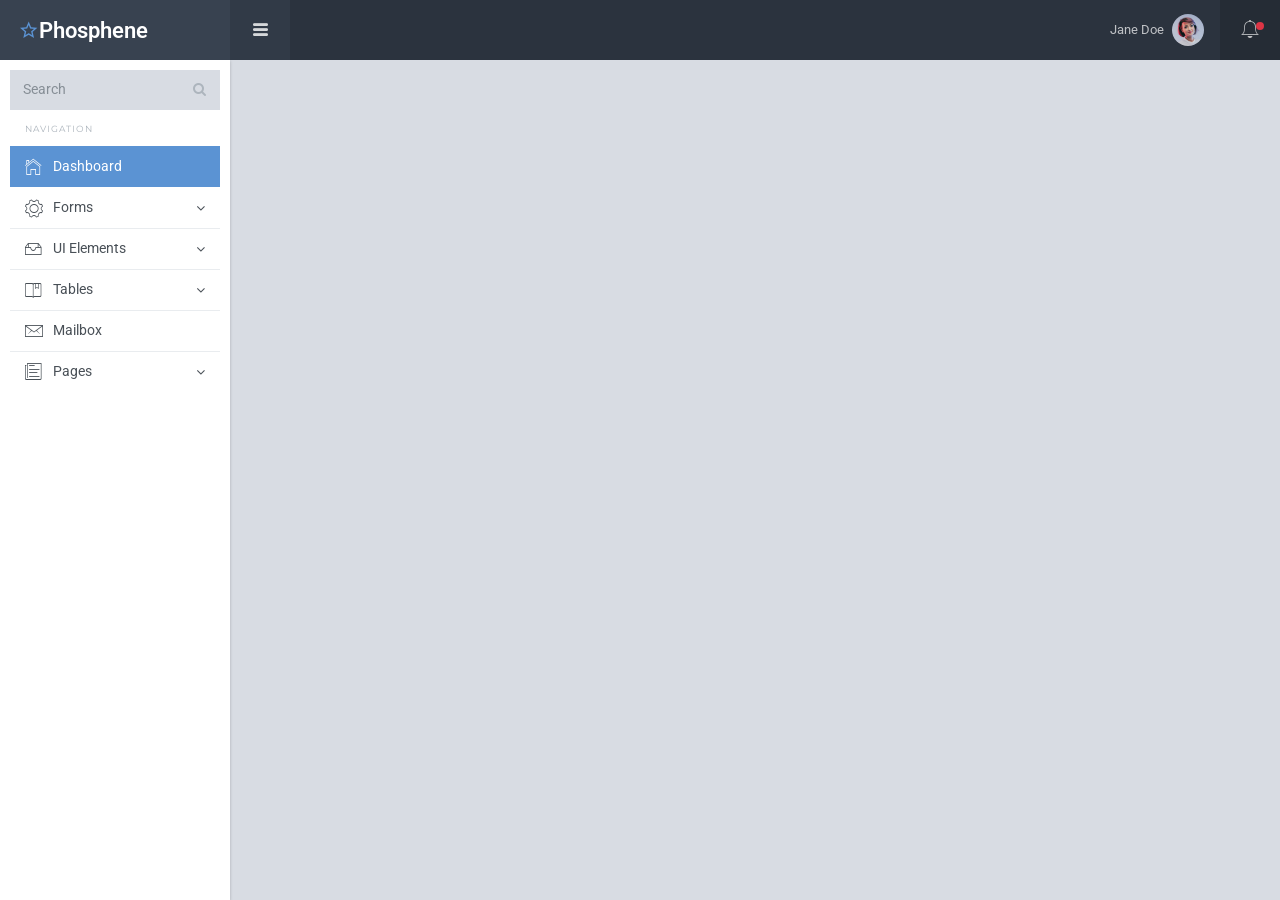
<file: public/app/index.html>
<!DOCTYPE html>
<html lang="en">
  <head>
    <!-- Required meta tags -->
    <meta charset="utf-8">
    
    <title>Начало</title>

    <!-- vendor css -->
    <link href="../lib/font-awesome/css/font-awesome.css" rel="stylesheet">
    <link href="../lib/Ionicons/css/ionicons.css" rel="stylesheet">
    <link href="../lib/perfect-scrollbar/css/perfect-scrollbar.css" rel="stylesheet">
    <link href="../lib/rickshaw/rickshaw.min.css" rel="stylesheet">

    <!-- Starlight CSS -->
    <link rel="stylesheet" href="../css/starlight.css">
  </head>

  <body>

    <!-- ########## START: LEFT PANEL ########## -->
    <div class="sl-logo"><a href=""><i class="icon ion-android-star-outline"></i>Phosphene</a></div>
    <div class="sl-sideleft">
      <div class="input-group input-group-search">
        <input type="search" name="search" class="form-control" placeholder="Search">
        <span class="input-group-btn">
          <button class="btn"><i class="fa fa-search"></i></button>
        </span><!-- input-group-btn -->
      </div><!-- input-group -->

      <label class="sidebar-label">Navigation</label>
      <div class="sl-sideleft-menu">
        <a href="index.html" class="sl-menu-link active">
          <div class="sl-menu-item">
            <i class="menu-item-icon icon ion-ios-home-outline tx-22"></i>
            <span class="menu-item-label">Dashboard</span>
          </div><!-- menu-item -->
        </a><!-- sl-menu-link -->
        
        
        <a href="#" class="sl-menu-link">
          <div class="sl-menu-item">
            <i class="menu-item-icon icon ion-ios-gear-outline tx-24"></i>
            <span class="menu-item-label">Forms</span>
            <i class="menu-item-arrow fa fa-angle-down"></i>
          </div><!-- menu-item -->
        </a><!-- sl-menu-link -->
        <ul class="sl-menu-sub nav flex-column">
          <li class="nav-item"><a href="form-elements.html" class="nav-link">Form Elements</a></li>
          <li class="nav-item"><a href="form-layouts.html" class="nav-link">Form Layouts</a></li>
          <li class="nav-item"><a href="form-validation.html" class="nav-link">Form Validation</a></li>
          <li class="nav-item"><a href="form-wizards.html" class="nav-link">Form Wizards</a></li>
          <li class="nav-item"><a href="form-editor-text.html" class="nav-link">Text Editor</a></li>
        </ul>
        <a href="#" class="sl-menu-link">
          <div class="sl-menu-item">
            <i class="menu-item-icon icon ion-ios-filing-outline tx-24"></i>
            <span class="menu-item-label">UI Elements</span>
            <i class="menu-item-arrow fa fa-angle-down"></i>
          </div><!-- menu-item -->
        </a><!-- sl-menu-link -->
        <ul class="sl-menu-sub nav flex-column">
         
          <li class="nav-item"><a href="cards.html" class="nav-link">Cards</a></li>
          <li class="nav-item"><a href="icons.html" class="nav-link">Icons</a></li>        
          <li class="nav-item"><a href="spinners.html" class="nav-link">Spinners</a></li>

        </ul>
        <a href="#" class="sl-menu-link">
          <div class="sl-menu-item">
            <i class="menu-item-icon icon ion-ios-bookmarks-outline tx-20"></i>
            <span class="menu-item-label">Tables</span>
            <i class="menu-item-arrow fa fa-angle-down"></i>
          </div><!-- menu-item -->
        </a><!-- sl-menu-link -->
        <ul class="sl-menu-sub nav flex-column">
          <li class="nav-item"><a href="table-basic.html" class="nav-link">Basic Table</a></li>
          <li class="nav-item"><a href="table-datatable.html" class="nav-link">Data Table</a></li>
        </ul>
        
        <a href="mailbox.html" class="sl-menu-link">
          <div class="sl-menu-item">
            <i class="menu-item-icon icon ion-ios-email-outline tx-24"></i>
            <span class="menu-item-label">Mailbox</span>
          </div><!-- menu-item -->
        </a><!-- sl-menu-link -->
        <a href="#" class="sl-menu-link">
          <div class="sl-menu-item">
            <i class="menu-item-icon icon ion-ios-paper-outline tx-22"></i>
            <span class="menu-item-label">Pages</span>
            <i class="menu-item-arrow fa fa-angle-down"></i>
          </div><!-- menu-item -->
        </a><!-- sl-menu-link -->
        <ul class="sl-menu-sub nav flex-column">
          <li class="nav-item"><a href="page-signin.html" class="nav-link">Signin Page</a></li>
          <li class="nav-item"><a href="page-signup.html" class="nav-link">Signup Page</a></li>
          <li class="nav-item"><a href="page-notfound.html" class="nav-link">404 Page Not Found</a></li>
        </ul>
      </div><!-- sl-sideleft-menu -->

      <br>
    </div><!-- sl-sideleft -->
    <!-- ########## END: LEFT PANEL ########## -->

    <!-- ########## START: HEAD PANEL ########## -->
    <div class="sl-header">
      <div class="sl-header-left">
        <div class="navicon-left hidden-md-down"><a id="btnLeftMenu" href=""><i class="icon ion-navicon-round"></i></a></div>
        <div class="navicon-left hidden-lg-up"><a id="btnLeftMenuMobile" href=""><i class="icon ion-navicon-round"></i></a></div>
      </div><!-- sl-header-left -->
      <div class="sl-header-right">
        <nav class="nav">
          <div class="dropdown">
            <a href="" class="nav-link nav-link-profile" data-toggle="dropdown">
              <span class="logged-name">Jane<span class="hidden-md-down"> Doe</span></span>
              <img src="../img/img3.jpg" class="wd-32 rounded-circle" alt="">
            </a>
            <div class="dropdown-menu dropdown-menu-header wd-200">
              <ul class="list-unstyled user-profile-nav">
                <li><a href=""><i class="icon ion-ios-person-outline"></i> Edit Profile</a></li>
                <li><a href=""><i class="icon ion-ios-gear-outline"></i> Settings</a></li>
                <li><a href=""><i class="icon ion-ios-download-outline"></i> Downloads</a></li>
                <li><a href=""><i class="icon ion-ios-star-outline"></i> Favorites</a></li>
                <li><a href=""><i class="icon ion-ios-folder-outline"></i> Collections</a></li>
                <li><a href=""><i class="icon ion-power"></i> Sign Out</a></li>
              </ul>
            </div><!-- dropdown-menu -->
          </div><!-- dropdown -->
        </nav>
        <div class="navicon-right">
          <a id="btnRightMenu" href="" class="pos-relative">
            <i class="icon ion-ios-bell-outline"></i>
            <!-- start: if statement -->
            <span class="square-8 bg-danger"></span>
            <!-- end: if statement -->
          </a>
        </div><!-- navicon-right -->
      </div><!-- sl-header-right -->
    </div><!-- sl-header -->
    <!-- ########## END: HEAD PANEL ########## -->

    <!-- ########## START: RIGHT PANEL ########## -->
    <div class="sl-sideright">
      <ul class="nav nav-tabs nav-fill sidebar-tabs" role="tablist">
        <li class="nav-item">
          <a class="nav-link active" data-toggle="tab" role="tab" href="#messages">Messages (2)</a>
        </li>
        <li class="nav-item">
          <a class="nav-link" data-toggle="tab" role="tab" href="#notifications">Notifications (8)</a>
        </li>
      </ul><!-- sidebar-tabs -->

      <!-- Tab panes -->
      <div class="tab-content">
        <div class="tab-pane pos-absolute a-0 mg-t-60 active" id="messages" role="tabpanel">
          <div class="media-list">
            <!-- loop starts here -->
            <a href="" class="media-list-link">
              <div class="media">
                <img src="../img/img3.jpg" class="wd-40 rounded-circle" alt="">
                <div class="media-body">
                  <p class="mg-b-0 tx-medium tx-gray-800 tx-13">Donna Seay</p>
                  <span class="d-block tx-11 tx-gray-500">2 minutes ago</span>
                  <p class="tx-13 mg-t-10 mg-b-0">A wonderful serenity has taken possession of my entire soul, like these sweet mornings of spring.</p>
                </div>
              </div><!-- media -->
            </a>
            <!-- loop ends here -->
            <a href="" class="media-list-link">
              <div class="media">
                <img src="../img/img4.jpg" class="wd-40 rounded-circle" alt="">
                <div class="media-body">
                  <p class="mg-b-0 tx-medium tx-gray-800 tx-13">Samantha Francis</p>
                  <span class="d-block tx-11 tx-gray-500">3 hours ago</span>
                  <p class="tx-13 mg-t-10 mg-b-0">My entire soul, like these sweet mornings of spring.</p>
                </div>
              </div><!-- media -->
            </a>
            <a href="" class="media-list-link">
              <div class="media">
                <img src="../img/img7.jpg" class="wd-40 rounded-circle" alt="">
                <div class="media-body">
                  <p class="mg-b-0 tx-medium tx-gray-800 tx-13">Robert Walker</p>
                  <span class="d-block tx-11 tx-gray-500">5 hours ago</span>
                  <p class="tx-13 mg-t-10 mg-b-0">I should be incapable of drawing a single stroke at the present moment...</p>
                </div>
              </div><!-- media -->
            </a>
            <a href="" class="media-list-link">
              <div class="media">
                <img src="../img/img5.jpg" class="wd-40 rounded-circle" alt="">
                <div class="media-body">
                  <p class="mg-b-0 tx-medium tx-gray-800 tx-13">Larry Smith</p>
                  <span class="d-block tx-11 tx-gray-500">Yesterday, 8:34pm</span>

                  <p class="tx-13 mg-t-10 mg-b-0">When, while the lovely valley teems with vapour around me, and the meridian sun strikes...</p>
                </div>
              </div><!-- media -->
            </a>
            <a href="" class="media-list-link">
              <div class="media">
                <img src="../img/img3.jpg" class="wd-40 rounded-circle" alt="">
                <div class="media-body">
                  <p class="mg-b-0 tx-medium tx-gray-800 tx-13">Donna Seay</p>
                  <span class="d-block tx-11 tx-gray-500">Jan 23, 2:32am</span>
                  <p class="tx-13 mg-t-10 mg-b-0">A wonderful serenity has taken possession of my entire soul, like these sweet mornings of spring.</p>
                </div>
              </div><!-- media -->
            </a>
          </div><!-- media-list -->
          <div class="pd-15">
            <a href="" class="btn btn-secondary btn-block bd-0 rounded-0 tx-10 tx-uppercase tx-mont tx-medium tx-spacing-2">View More Messages</a>
          </div>
        </div><!-- #messages -->

        <div class="tab-pane pos-absolute a-0 mg-t-60 overflow-y-auto" id="notifications" role="tabpanel">
          <div class="media-list">
            <!-- loop starts here -->
            <a href="" class="media-list-link read">
              <div class="media pd-x-20 pd-y-15">
                <img src="../img/img8.jpg" class="wd-40 rounded-circle" alt="">
                <div class="media-body">
                  <p class="tx-13 mg-b-0 tx-gray-700"><strong class="tx-medium tx-gray-800">Suzzeth Bungaos</strong> tagged you and 18 others in a post.</p>
                  <span class="tx-12">October 03, 2017 8:45am</span>
                </div>
              </div><!-- media -->
            </a>
            <!-- loop ends here -->
            <a href="" class="media-list-link read">
              <div class="media pd-x-20 pd-y-15">
                <img src="../img/img9.jpg" class="wd-40 rounded-circle" alt="">
                <div class="media-body">
                  <p class="tx-13 mg-b-0 tx-gray-700"><strong class="tx-medium tx-gray-800">Mellisa Brown</strong> appreciated your work <strong class="tx-medium tx-gray-800">The Social Network</strong></p>
                  <span class="tx-12">October 02, 2017 12:44am</span>
                </div>
              </div><!-- media -->
            </a>
            <a href="" class="media-list-link read">
              <div class="media pd-x-20 pd-y-15">
                <img src="../img/img10.jpg" class="wd-40 rounded-circle" alt="">
                <div class="media-body">
                  <p class="tx-13 mg-b-0 tx-gray-700">20+ new items added are for sale in your <strong class="tx-medium tx-gray-800">Sale Group</strong></p>
                  <span class="tx-12">October 01, 2017 10:20pm</span>
                </div>
              </div><!-- media -->
            </a>
            <a href="" class="media-list-link read">
              <div class="media pd-x-20 pd-y-15">
                <img src="../img/img5.jpg" class="wd-40 rounded-circle" alt="">
                <div class="media-body">
                  <p class="tx-13 mg-b-0 tx-gray-700"><strong class="tx-medium tx-gray-800">Julius Erving</strong> wants to connect with you on your conversation with <strong class="tx-medium tx-gray-800">Ronnie Mara</strong></p>
                  <span class="tx-12">October 01, 2017 6:08pm</span>
                </div>
              </div><!-- media -->
            </a>
            <a href="" class="media-list-link read">
              <div class="media pd-x-20 pd-y-15">
                <img src="../img/img8.jpg" class="wd-40 rounded-circle" alt="">
                <div class="media-body">
                  <p class="tx-13 mg-b-0 tx-gray-700"><strong class="tx-medium tx-gray-800">Suzzeth Bungaos</strong> tagged you and 12 others in a post.</p>
                  <span class="tx-12">September 27, 2017 6:45am</span>
                </div>
              </div><!-- media -->
            </a>
            <a href="" class="media-list-link read">
              <div class="media pd-x-20 pd-y-15">
                <img src="../img/img10.jpg" class="wd-40 rounded-circle" alt="">
                <div class="media-body">
                  <p class="tx-13 mg-b-0 tx-gray-700">10+ new items added are for sale in your <strong class="tx-medium tx-gray-800">Sale Group</strong></p>
                  <span class="tx-12">September 28, 2017 11:30pm</span>
                </div>
              </div><!-- media -->
            </a>
            <a href="" class="media-list-link read">
              <div class="media pd-x-20 pd-y-15">
                <img src="../img/img9.jpg" class="wd-40 rounded-circle" alt="">
                <div class="media-body">
                  <p class="tx-13 mg-b-0 tx-gray-700"><strong class="tx-medium tx-gray-800">Mellisa Brown</strong> appreciated your work <strong class="tx-medium tx-gray-800">The Great Pyramid</strong></p>
                  <span class="tx-12">September 26, 2017 11:01am</span>
                </div>
              </div><!-- media -->
            </a>
            <a href="" class="media-list-link read">
              <div class="media pd-x-20 pd-y-15">
                <img src="../img/img5.jpg" class="wd-40 rounded-circle" alt="">
                <div class="media-body">
                  <p class="tx-13 mg-b-0 tx-gray-700"><strong class="tx-medium tx-gray-800">Julius Erving</strong> wants to connect with you on your conversation with <strong class="tx-medium tx-gray-800">Ronnie Mara</strong></p>
                  <span class="tx-12">September 23, 2017 9:19pm</span>
                </div>
              </div><!-- media -->
            </a>
          </div><!-- media-list -->
        </div><!-- #notifications -->

      </div><!-- tab-content -->
    </div><!-- sl-sideright -->
    <!-- ########## END: RIGHT PANEL ########## --->

    <!-- ########## START: MAIN PANEL ########## -->
    

    <script src="../lib/jquery/jquery.js"></script>
    <script src="../lib/popper.js/popper.js"></script>
    <script src="../lib/bootstrap/bootstrap.js"></script>
    <script src="../lib/jquery-ui/jquery-ui.js"></script>
    <script src="../lib/perfect-scrollbar/js/perfect-scrollbar.jquery.js"></script>
    <script src="../lib/jquery.sparkline.bower/jquery.sparkline.min.js"></script>
    <script src="../lib/d3/d3.js"></script>
    <script src="../lib/rickshaw/rickshaw.min.js"></script>
    <script src="../lib/chart.js/Chart.js"></script>
    <script src="../lib/Flot/jquery.flot.js"></script>
    <script src="../lib/Flot/jquery.flot.pie.js"></script>
    <script src="../lib/Flot/jquery.flot.resize.js"></script>
    <script src="../lib/flot-spline/jquery.flot.spline.js"></script>

    <script src="../js/starlight.js"></script>
    <script src="../js/ResizeSensor.js"></script>
    <script src="../js/dashboard.js"></script>
  </body>
</html>
</file>
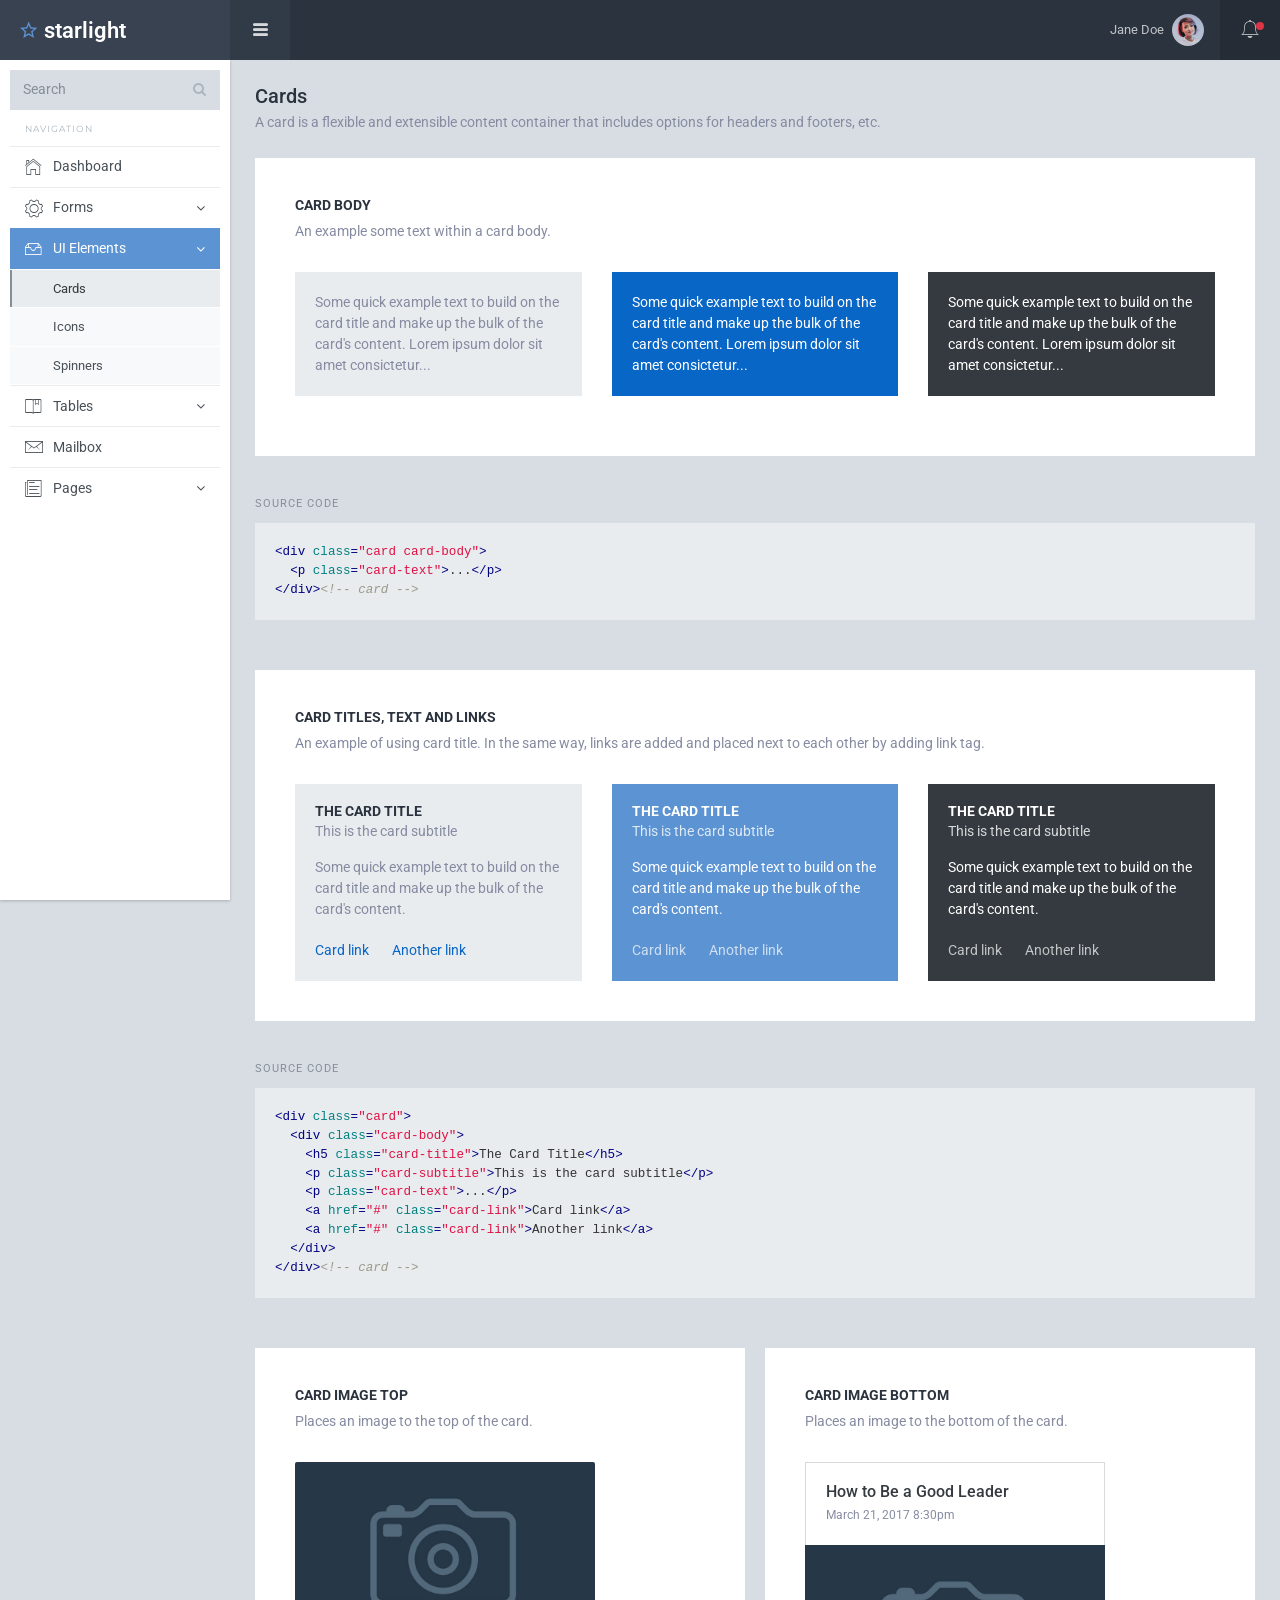
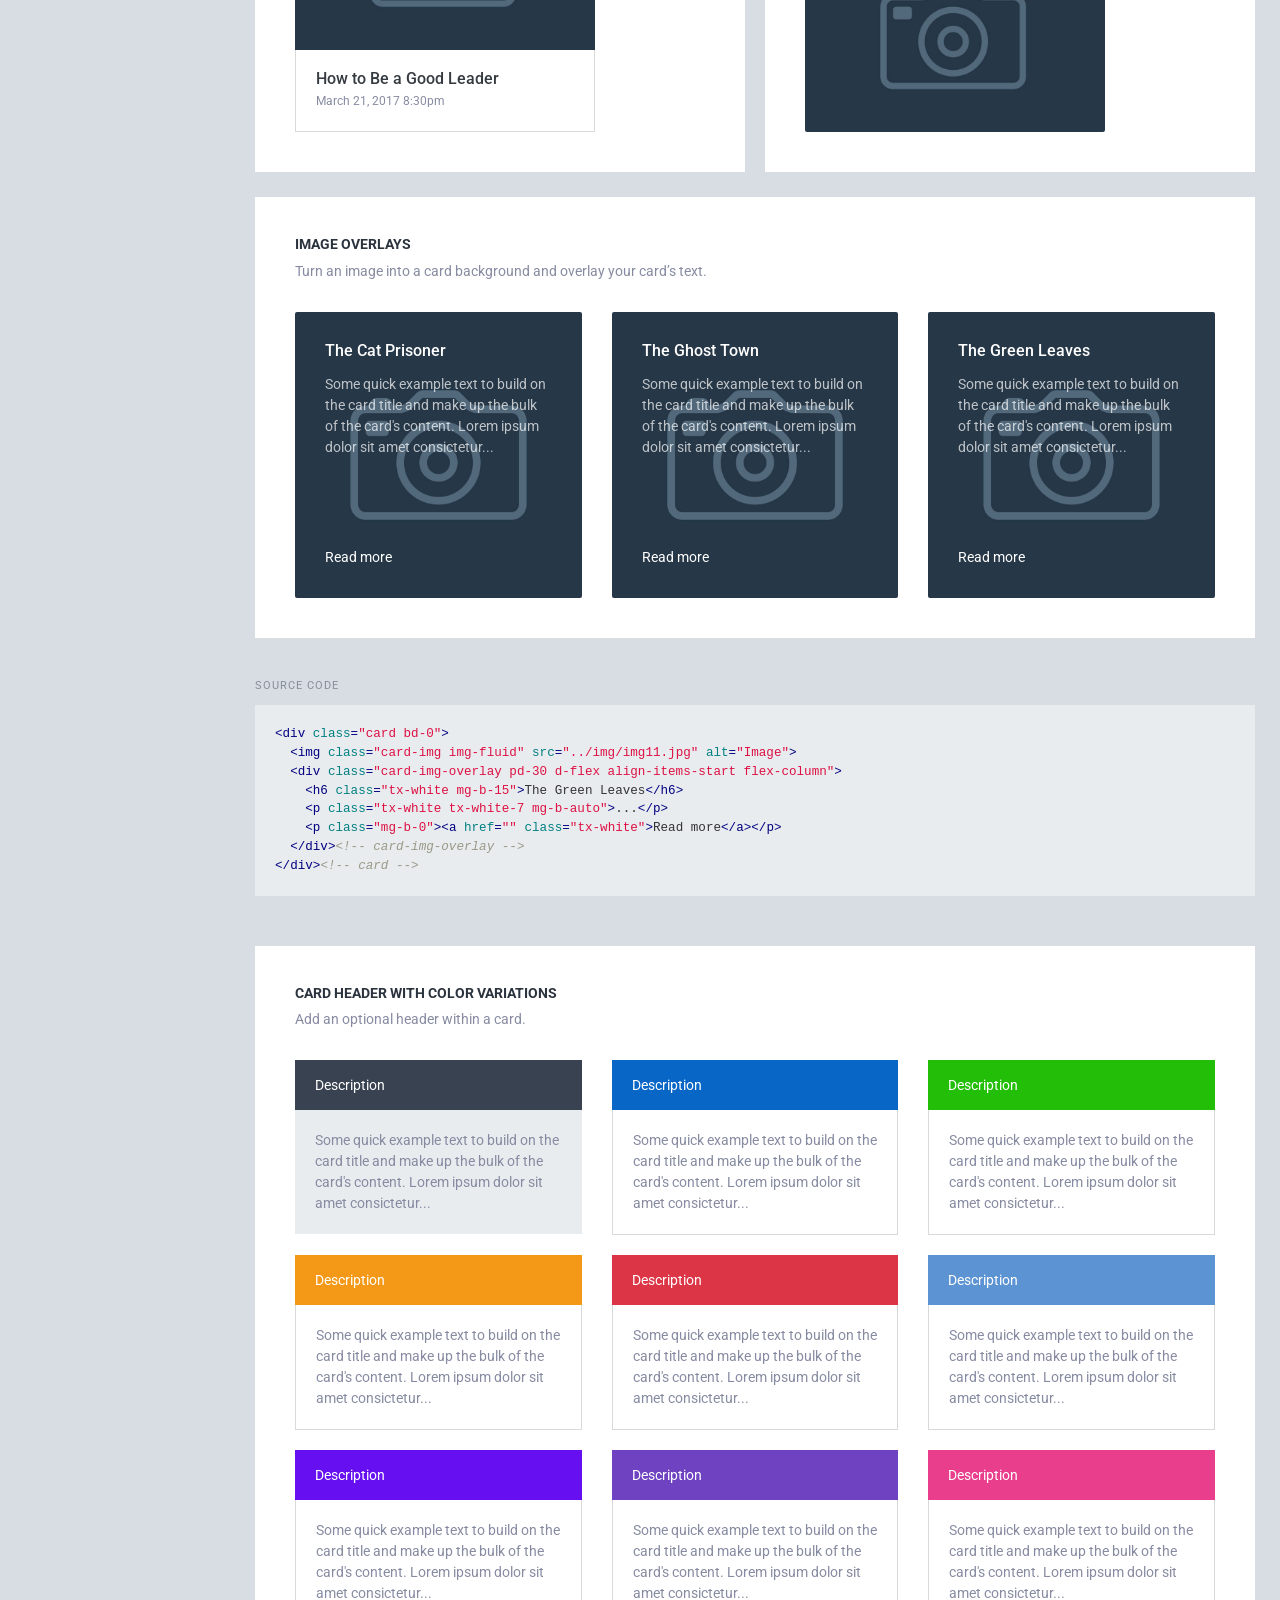
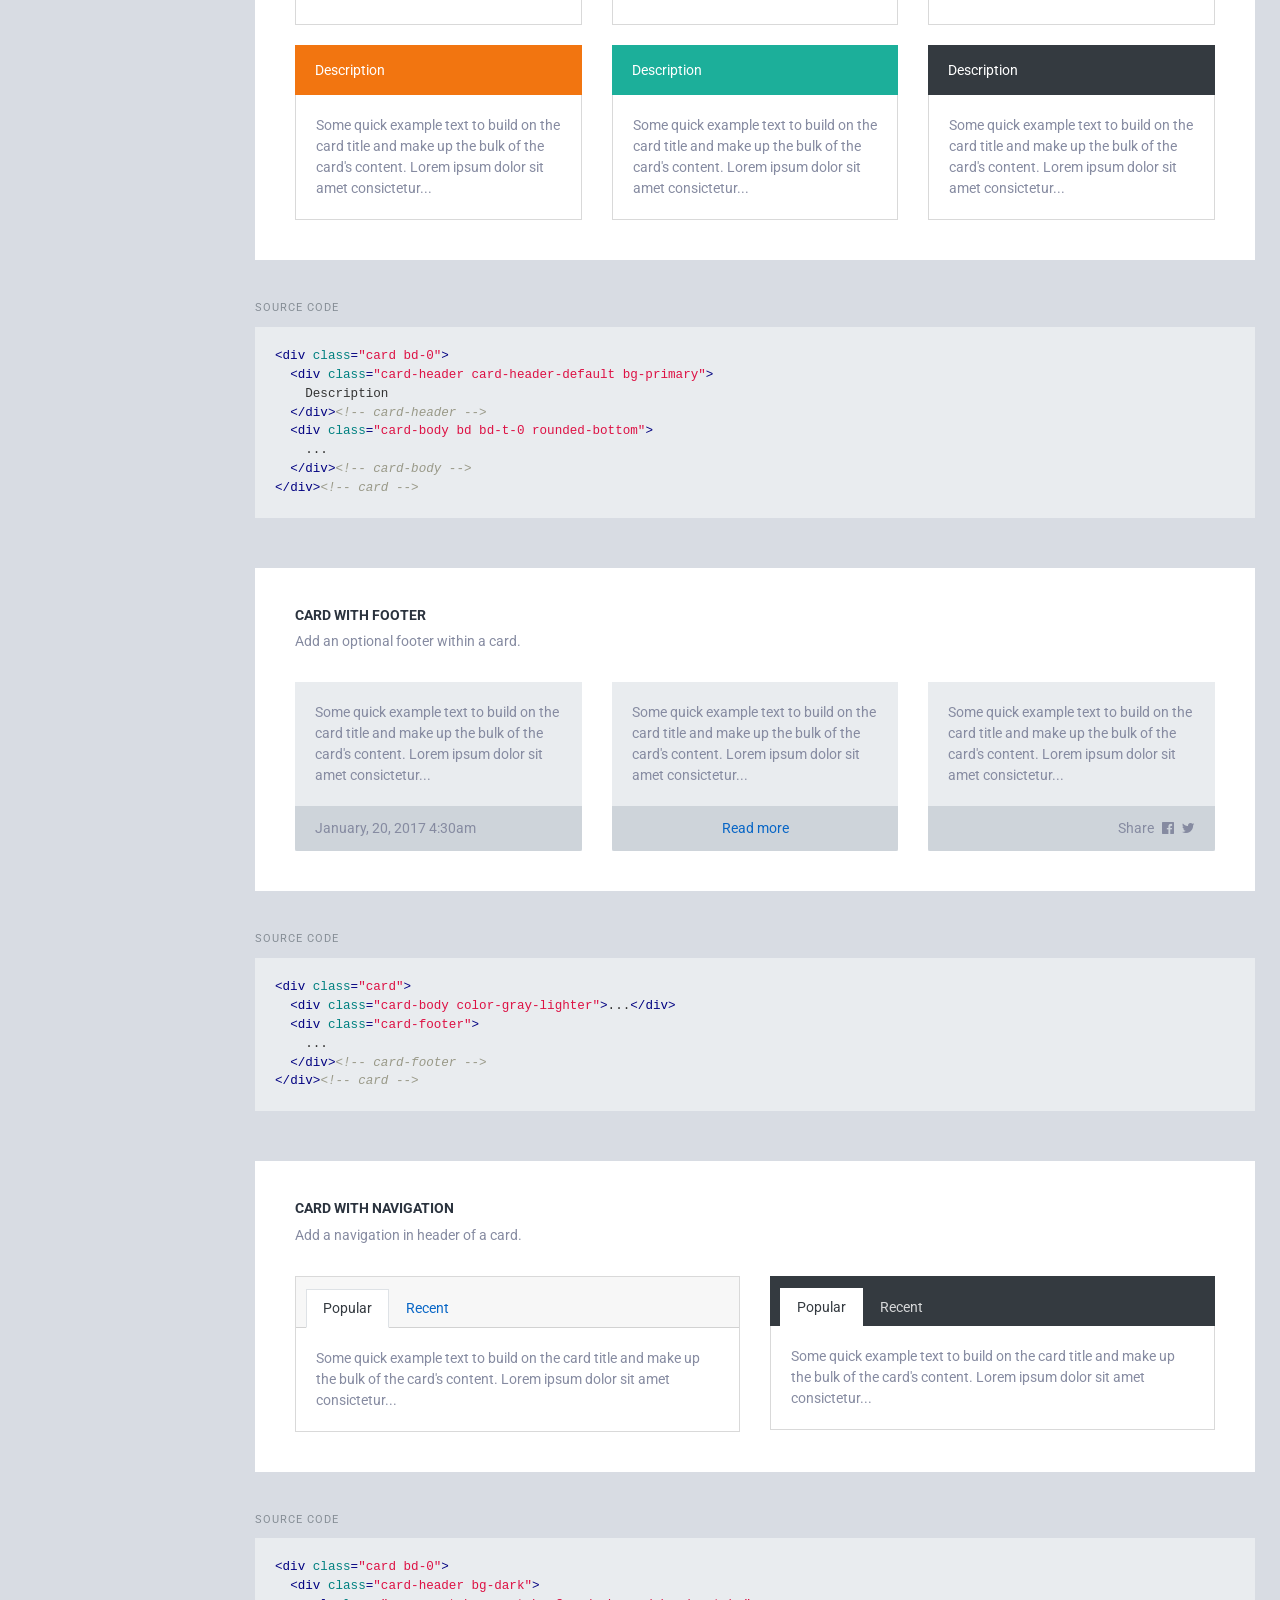
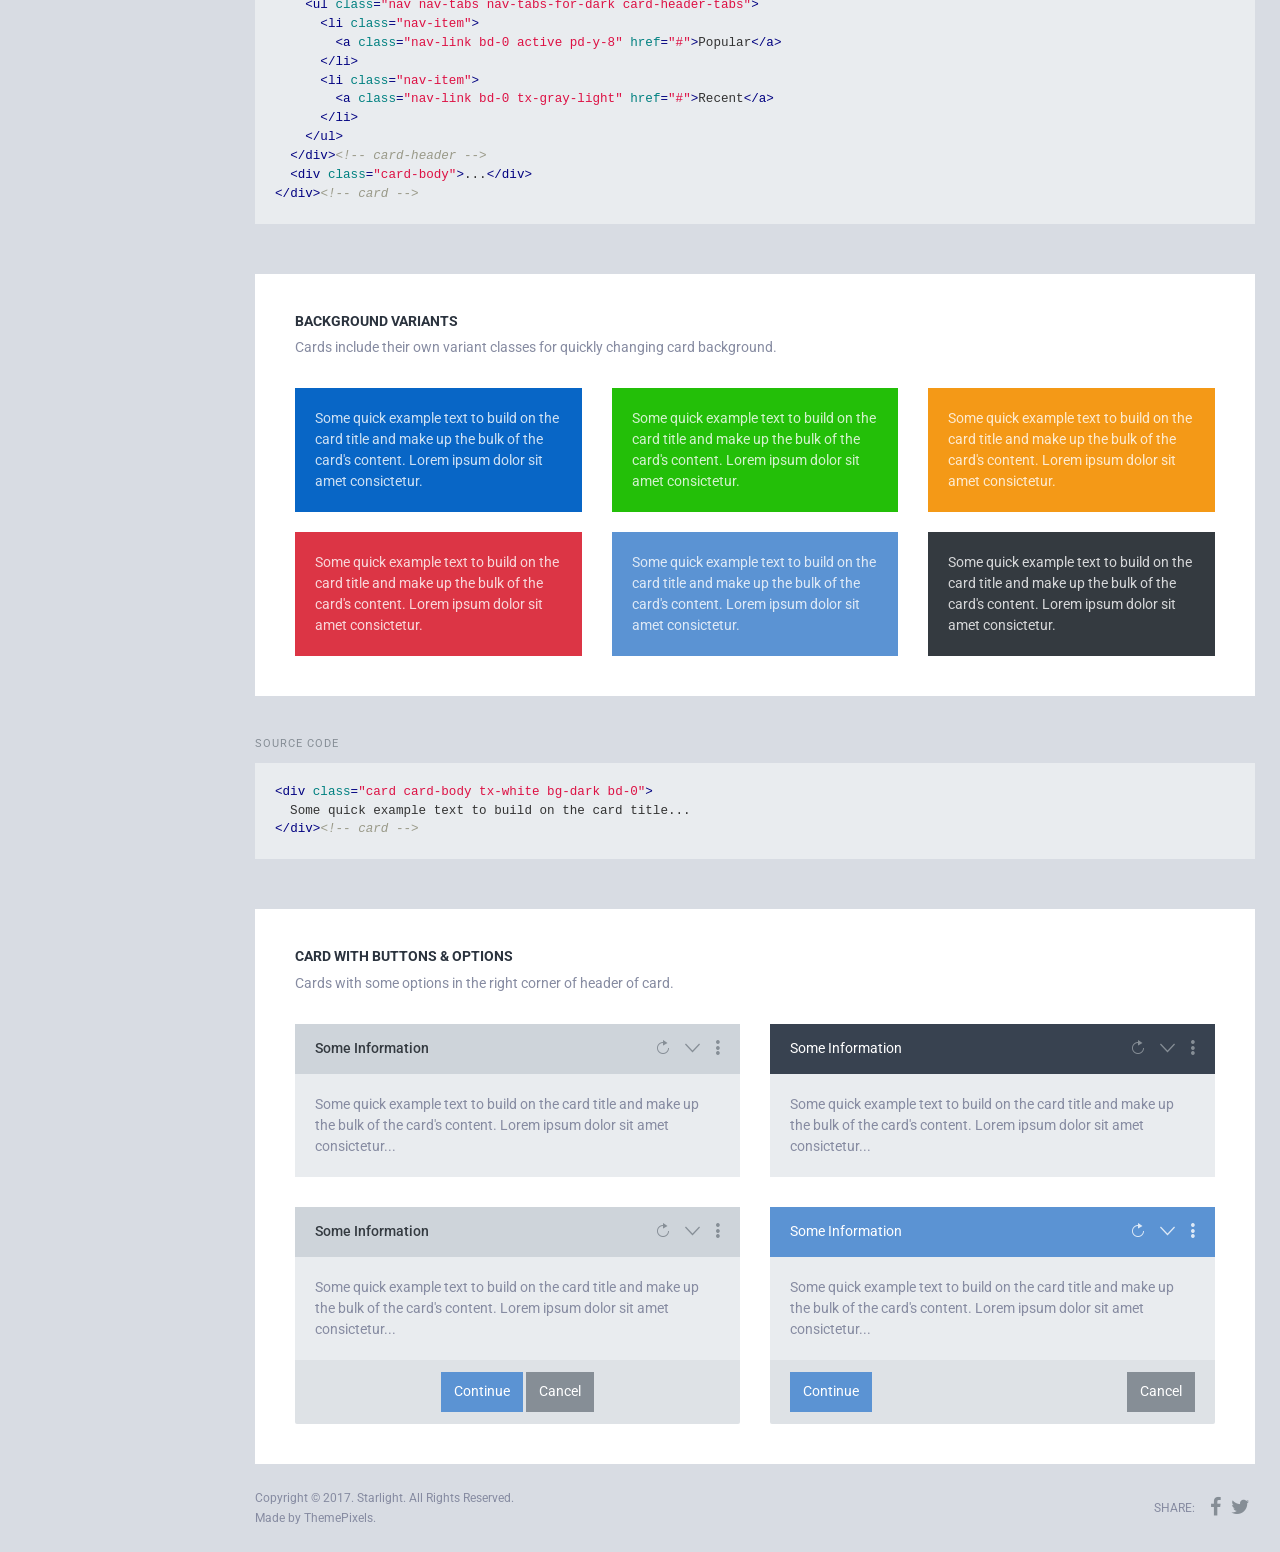
<file: public/app/cards.html>
<!DOCTYPE html>
<html lang="en">
  <head>
    <!-- Required meta tags -->
    <meta charset="utf-8">

    <title>Карточки</title>

    <!-- vendor css -->
    <link href="../lib/font-awesome/css/font-awesome.css" rel="stylesheet">
    <link href="../lib/Ionicons/css/ionicons.css" rel="stylesheet">
    <link href="../lib/perfect-scrollbar/css/perfect-scrollbar.css" rel="stylesheet">
    <link href="../lib/highlightjs/github.css" rel="stylesheet">


    <!-- Starlight CSS -->
    <link rel="stylesheet" href="../css/starlight.css">
  </head>

  <body>

    <!-- ########## START: LEFT PANEL ########## -->
    <div class="sl-logo"><a href=""><i class="icon ion-android-star-outline"></i> starlight</a></div>
    <div class="sl-sideleft">
      <div class="input-group input-group-search">
        <input type="search" name="search" class="form-control" placeholder="Search">
        <span class="input-group-btn">
          <button class="btn"><i class="fa fa-search"></i></button>
        </span><!-- input-group-btn -->
      </div><!-- input-group -->

      <label class="sidebar-label">Navigation</label>
      <div class="sl-sideleft-menu">
        <a href="index.html" class="sl-menu-link">
          <div class="sl-menu-item">
            <i class="menu-item-icon icon ion-ios-home-outline tx-22"></i>
            <span class="menu-item-label">Dashboard</span>
          </div><!-- menu-item -->
        </a><!-- sl-menu-link -->
        <a href="#" class="sl-menu-link">
          <div class="sl-menu-item">
            <i class="menu-item-icon icon ion-ios-gear-outline tx-24"></i>
            <span class="menu-item-label">Forms</span>
            <i class="menu-item-arrow fa fa-angle-down"></i>
          </div><!-- menu-item -->
        </a><!-- sl-menu-link -->
        <ul class="sl-menu-sub nav flex-column">
          <li class="nav-item"><a href="form-elements.html" class="nav-link">Form Elements</a></li>
          <li class="nav-item"><a href="form-layouts.html" class="nav-link">Form Layouts</a></li>
          <li class="nav-item"><a href="form-validation.html" class="nav-link">Form Validation</a></li>
          <li class="nav-item"><a href="form-wizards.html" class="nav-link">Form Wizards</a></li>
          <li class="nav-item"><a href="form-editor-text.html" class="nav-link">Text Editor</a></li>
        </ul>
        <a href="#" class="sl-menu-link active show-sub">
          <div class="sl-menu-item">
            <i class="menu-item-icon icon ion-ios-filing-outline tx-24"></i>
            <span class="menu-item-label">UI Elements</span>
            <i class="menu-item-arrow fa fa-angle-down"></i>
          </div><!-- menu-item -->
        </a><!-- sl-menu-link -->
        <ul class="sl-menu-sub nav flex-column">
          <li class="nav-item"><a href="cards.html" class="nav-link active">Cards</a></li>
          <li class="nav-item"><a href="icons.html" class="nav-link">Icons</a></li>
          <li class="nav-item"><a href="spinners.html" class="nav-link">Spinners</a></li>
        </ul>
        <a href="#" class="sl-menu-link">
          <div class="sl-menu-item">
            <i class="menu-item-icon icon ion-ios-bookmarks-outline tx-20"></i>
            <span class="menu-item-label">Tables</span>
            <i class="menu-item-arrow fa fa-angle-down"></i>
          </div><!-- menu-item -->
        </a><!-- sl-menu-link -->
        <ul class="sl-menu-sub nav flex-column">
          <li class="nav-item"><a href="table-basic.html" class="nav-link">Basic Table</a></li>
          <li class="nav-item"><a href="table-datatable.html" class="nav-link">Data Table</a></li>
        </ul>
        <a href="mailbox.html" class="sl-menu-link">
          <div class="sl-menu-item">
            <i class="menu-item-icon icon ion-ios-email-outline tx-24"></i>
            <span class="menu-item-label">Mailbox</span>
          </div><!-- menu-item -->
        </a><!-- sl-menu-link -->
        <a href="#" class="sl-menu-link">
          <div class="sl-menu-item">
            <i class="menu-item-icon icon ion-ios-paper-outline tx-22"></i>
            <span class="menu-item-label">Pages</span>
            <i class="menu-item-arrow fa fa-angle-down"></i>
          </div><!-- menu-item -->
        </a><!-- sl-menu-link -->
        <ul class="sl-menu-sub nav flex-column">
          <li class="nav-item"><a href="page-signin.html" class="nav-link">Signin Page</a></li>
          <li class="nav-item"><a href="page-signup.html" class="nav-link">Signup Page</a></li>
          <li class="nav-item"><a href="page-notfound.html" class="nav-link">404 Page Not Found</a></li>
        </ul>
      </div><!-- sl-sideleft-menu -->

      <br>
    </div><!-- sl-sideleft -->
    <!-- ########## END: LEFT PANEL ########## -->

    <!-- ########## START: HEAD PANEL ########## -->
    <div class="sl-header">
      <div class="sl-header-left">
        <div class="navicon-left hidden-md-down"><a id="btnLeftMenu" href=""><i class="icon ion-navicon-round"></i></a></div>
        <div class="navicon-left hidden-lg-up"><a id="btnLeftMenuMobile" href=""><i class="icon ion-navicon-round"></i></a></div>
      </div><!-- sl-header-left -->
      <div class="sl-header-right">
        <nav class="nav">
          <div class="dropdown">
            <a href="" class="nav-link nav-link-profile" data-toggle="dropdown">
              <span class="logged-name">Jane<span class="hidden-md-down"> Doe</span></span>
              <img src="../img/img3.jpg" class="wd-32 rounded-circle" alt="">
            </a>
            <div class="dropdown-menu dropdown-menu-header wd-200">
              <ul class="list-unstyled user-profile-nav">
                <li><a href=""><i class="icon ion-ios-person-outline"></i> Edit Profile</a></li>
                <li><a href=""><i class="icon ion-ios-gear-outline"></i> Settings</a></li>
                <li><a href=""><i class="icon ion-ios-download-outline"></i> Downloads</a></li>
                <li><a href=""><i class="icon ion-ios-star-outline"></i> Favorites</a></li>
                <li><a href=""><i class="icon ion-ios-folder-outline"></i> Collections</a></li>
                <li><a href=""><i class="icon ion-power"></i> Sign Out</a></li>
              </ul>
            </div><!-- dropdown-menu -->
          </div><!-- dropdown -->
        </nav>
        <div class="navicon-right">
          <a id="btnRightMenu" href="" class="pos-relative">
            <i class="icon ion-ios-bell-outline"></i>
            <!-- start: if statement -->
            <span class="square-8 bg-danger"></span>
            <!-- end: if statement -->
          </a>
        </div><!-- navicon-right -->
      </div><!-- sl-header-right -->
    </div><!-- sl-header -->
    <!-- ########## END: HEAD PANEL ########## -->

    <!-- ########## START: RIGHT PANEL ########## -->
    <div class="sl-sideright">
      <ul class="nav nav-tabs nav-fill sidebar-tabs" role="tablist">
        <li class="nav-item">
          <a class="nav-link active" data-toggle="tab" role="tab" href="#messages">Messages (2)</a>
        </li>
        <li class="nav-item">
          <a class="nav-link" data-toggle="tab" role="tab" href="#notifications">Notifications (8)</a>
        </li>
      </ul><!-- sidebar-tabs -->

      <!-- Tab panes -->
      <div class="tab-content">
        <div class="tab-pane pos-absolute a-0 mg-t-60 active" id="messages" role="tabpanel">
          <div class="media-list">
            <!-- loop starts here -->
            <a href="" class="media-list-link">
              <div class="media">
                <img src="../img/img3.jpg" class="wd-40 rounded-circle" alt="">
                <div class="media-body">
                  <p class="mg-b-0 tx-medium tx-gray-800 tx-13">Donna Seay</p>
                  <span class="d-block tx-11 tx-gray-500">2 minutes ago</span>
                  <p class="tx-13 mg-t-10 mg-b-0">A wonderful serenity has taken possession of my entire soul, like these sweet mornings of spring.</p>
                </div>
              </div><!-- media -->
            </a>
            <!-- loop ends here -->
            <a href="" class="media-list-link">
              <div class="media">
                <img src="../img/img4.jpg" class="wd-40 rounded-circle" alt="">
                <div class="media-body">
                  <p class="mg-b-0 tx-medium tx-gray-800 tx-13">Samantha Francis</p>
                  <span class="d-block tx-11 tx-gray-500">3 hours ago</span>
                  <p class="tx-13 mg-t-10 mg-b-0">My entire soul, like these sweet mornings of spring.</p>
                </div>
              </div><!-- media -->
            </a>
            <a href="" class="media-list-link">
              <div class="media">
                <img src="../img/img7.jpg" class="wd-40 rounded-circle" alt="">
                <div class="media-body">
                  <p class="mg-b-0 tx-medium tx-gray-800 tx-13">Robert Walker</p>
                  <span class="d-block tx-11 tx-gray-500">5 hours ago</span>
                  <p class="tx-13 mg-t-10 mg-b-0">I should be incapable of drawing a single stroke at the present moment...</p>
                </div>
              </div><!-- media -->
            </a>
            <a href="" class="media-list-link">
              <div class="media">
                <img src="../img/img5.jpg" class="wd-40 rounded-circle" alt="">
                <div class="media-body">
                  <p class="mg-b-0 tx-medium tx-gray-800 tx-13">Larry Smith</p>
                  <span class="d-block tx-11 tx-gray-500">Yesterday, 8:34pm</span>

                  <p class="tx-13 mg-t-10 mg-b-0">When, while the lovely valley teems with vapour around me, and the meridian sun strikes...</p>
                </div>
              </div><!-- media -->
            </a>
            <a href="" class="media-list-link">
              <div class="media">
                <img src="../img/img3.jpg" class="wd-40 rounded-circle" alt="">
                <div class="media-body">
                  <p class="mg-b-0 tx-medium tx-gray-800 tx-13">Donna Seay</p>
                  <span class="d-block tx-11 tx-gray-500">Jan 23, 2:32am</span>
                  <p class="tx-13 mg-t-10 mg-b-0">A wonderful serenity has taken possession of my entire soul, like these sweet mornings of spring.</p>
                </div>
              </div><!-- media -->
            </a>
          </div><!-- media-list -->
          <div class="pd-15">
            <a href="" class="btn btn-secondary btn-block bd-0 rounded-0 tx-10 tx-uppercase tx-mont tx-medium tx-spacing-2">View More Messages</a>
          </div>
        </div><!-- #messages -->

        <div class="tab-pane pos-absolute a-0 mg-t-60 overflow-y-auto" id="notifications" role="tabpanel">
          <div class="media-list">
            <!-- loop starts here -->
            <a href="" class="media-list-link read">
              <div class="media pd-x-20 pd-y-15">
                <img src="../img/img8.jpg" class="wd-40 rounded-circle" alt="">
                <div class="media-body">
                  <p class="tx-13 mg-b-0 tx-gray-700"><strong class="tx-medium tx-gray-800">Suzzeth Bungaos</strong> tagged you and 18 others in a post.</p>
                  <span class="tx-12">October 03, 2017 8:45am</span>
                </div>
              </div><!-- media -->
            </a>
            <!-- loop ends here -->
            <a href="" class="media-list-link read">
              <div class="media pd-x-20 pd-y-15">
                <img src="../img/img9.jpg" class="wd-40 rounded-circle" alt="">
                <div class="media-body">
                  <p class="tx-13 mg-b-0 tx-gray-700"><strong class="tx-medium tx-gray-800">Mellisa Brown</strong> appreciated your work <strong class="tx-medium tx-gray-800">The Social Network</strong></p>
                  <span class="tx-12">October 02, 2017 12:44am</span>
                </div>
              </div><!-- media -->
            </a>
            <a href="" class="media-list-link read">
              <div class="media pd-x-20 pd-y-15">
                <img src="../img/img10.jpg" class="wd-40 rounded-circle" alt="">
                <div class="media-body">
                  <p class="tx-13 mg-b-0 tx-gray-700">20+ new items added are for sale in your <strong class="tx-medium tx-gray-800">Sale Group</strong></p>
                  <span class="tx-12">October 01, 2017 10:20pm</span>
                </div>
              </div><!-- media -->
            </a>
            <a href="" class="media-list-link read">
              <div class="media pd-x-20 pd-y-15">
                <img src="../img/img5.jpg" class="wd-40 rounded-circle" alt="">
                <div class="media-body">
                  <p class="tx-13 mg-b-0 tx-gray-700"><strong class="tx-medium tx-gray-800">Julius Erving</strong> wants to connect with you on your conversation with <strong class="tx-medium tx-gray-800">Ronnie Mara</strong></p>
                  <span class="tx-12">October 01, 2017 6:08pm</span>
                </div>
              </div><!-- media -->
            </a>
            <a href="" class="media-list-link read">
              <div class="media pd-x-20 pd-y-15">
                <img src="../img/img8.jpg" class="wd-40 rounded-circle" alt="">
                <div class="media-body">
                  <p class="tx-13 mg-b-0 tx-gray-700"><strong class="tx-medium tx-gray-800">Suzzeth Bungaos</strong> tagged you and 12 others in a post.</p>
                  <span class="tx-12">September 27, 2017 6:45am</span>
                </div>
              </div><!-- media -->
            </a>
            <a href="" class="media-list-link read">
              <div class="media pd-x-20 pd-y-15">
                <img src="../img/img10.jpg" class="wd-40 rounded-circle" alt="">
                <div class="media-body">
                  <p class="tx-13 mg-b-0 tx-gray-700">10+ new items added are for sale in your <strong class="tx-medium tx-gray-800">Sale Group</strong></p>
                  <span class="tx-12">September 28, 2017 11:30pm</span>
                </div>
              </div><!-- media -->
            </a>
            <a href="" class="media-list-link read">
              <div class="media pd-x-20 pd-y-15">
                <img src="../img/img9.jpg" class="wd-40 rounded-circle" alt="">
                <div class="media-body">
                  <p class="tx-13 mg-b-0 tx-gray-700"><strong class="tx-medium tx-gray-800">Mellisa Brown</strong> appreciated your work <strong class="tx-medium tx-gray-800">The Great Pyramid</strong></p>
                  <span class="tx-12">September 26, 2017 11:01am</span>
                </div>
              </div><!-- media -->
            </a>
            <a href="" class="media-list-link read">
              <div class="media pd-x-20 pd-y-15">
                <img src="../img/img5.jpg" class="wd-40 rounded-circle" alt="">
                <div class="media-body">
                  <p class="tx-13 mg-b-0 tx-gray-700"><strong class="tx-medium tx-gray-800">Julius Erving</strong> wants to connect with you on your conversation with <strong class="tx-medium tx-gray-800">Ronnie Mara</strong></p>
                  <span class="tx-12">September 23, 2017 9:19pm</span>
                </div>
              </div><!-- media -->
            </a>
          </div><!-- media-list -->
        </div><!-- #notifications -->

      </div><!-- tab-content -->
    </div><!-- sl-sideright -->
    <!-- ########## END: RIGHT PANEL ########## --->

    <!-- ########## START: MAIN PANEL ########## -->
    <div class="sl-mainpanel">


      <div class="sl-pagebody">
        <div class="sl-page-title">
          <h5>Cards</h5>
          <p>A card is a flexible and extensible content container that includes options for headers and footers, etc.</p>
        </div><!-- sl-page-title -->

        <div class="card pd-20 pd-sm-40">
          <h6 class="card-body-title">Card Body</h6>
          <p class="mg-b-20 mg-sm-b-30">An example some text within a card body.</p>

          <div class="row mg-b-20">
            <div class="col-md">
              <div class="card card-body bg-gray-200">
                <p class="card-text">Some quick example text to build on the card title and make up the bulk of the card's content. Lorem ipsum dolor sit amet consictetur...</p>
              </div><!-- card -->
            </div><!-- col -->
            <div class="col-md mg-t-20 mg-md-t-0">
              <div class="card card-body bg-primary tx-white bd-0">
                <p class="card-text">Some quick example text to build on the card title and make up the bulk of the card's content. Lorem ipsum dolor sit amet consictetur...</p>
              </div><!-- card -->
            </div><!-- col -->
            <div class="col-md mg-t-20 mg-md-t-0">
              <div class="card card-body bg-dark tx-white bd-0">
                <p class="card-text">Some quick example text to build on the card title and make up the bulk of the card's content. Lorem ipsum dolor sit amet consictetur...</p>
              </div><!-- card -->
            </div><!-- col -->
          </div><!-- row -->
        </div><!-- card -->

        <p class="tx-11 tx-uppercase tx-spacing-2 mg-t-40 mg-b-10 tx-gray-600">Source Code</p>
        <pre><code class="html pd-20">&lt;div class=&quot;card card-body&quot;&gt;
  &lt;p class=&quot;card-text&quot;&gt;...&lt;/p&gt;
&lt;/div&gt;&lt;!-- card --&gt;</code></pre>

        <div class="card pd-20 pd-sm-40 mg-t-50">
          <h6 class="card-body-title">Card Titles, Text and Links</h6>
          <p class="mg-b-20 mg-sm-b-30">An example of using card title. In the same way, links are added and placed next to each other by adding link tag.</p>

          <div class="row">
            <div class="col-md">
              <div class="card bg-gray-200">
                <div class="card-body">
                  <h5 class="card-body-title">The Card Title</h5>
                  <p class="card-subtitle tx-normal mg-b-15">This is the card subtitle</p>
                  <p class="card-text">Some quick example text to build on the card title and make up the bulk of the card's content.</p>
                  <a href="#" class="card-link">Card link</a>
                  <a href="#" class="card-link">Another link</a>
                </div>
              </div><!-- card -->
            </div><!-- col -->
            <div class="col-md mg-t-20 mg-md-t-0">
              <div class="card bg-info tx-white bd-0">
                <div class="card-body">
                  <h5 class="card-body-title tx-white">The Card Title</h5>
                  <p class="card-subtitle tx-normal mg-b-15 tx-white-8">This is the card subtitle</p>
                  <p class="card-text">Some quick example text to build on the card title and make up the bulk of the card's content.</p>
                  <a href="#" class="card-link tx-white-7 hover-white">Card link</a>
                  <a href="#" class="card-link tx-white-7 hover-white">Another link</a>
                </div>
              </div><!-- card -->
            </div><!-- col -->
            <div class="col-md mg-t-20 mg-md-t-0">
              <div class="card bg-dark tx-white bd-0">
                <div class="card-body">
                  <h5 class="card-body-title tx-white">The Card Title</h5>
                  <p class="card-subtitle tx-normal tx-white-8 mg-b-15">This is the card subtitle</p>
                  <p class="card-text">Some quick example text to build on the card title and make up the bulk of the card's content.</p>
                  <a href="#" class="card-link tx-white-7 hover-white">Card link</a>
                  <a href="#" class="card-link tx-white-7 hover-white">Another link</a>
                </div>
              </div><!-- card -->
            </div><!-- col -->
          </div><!-- row -->
        </div><!-- card -->

        <p class="tx-11 tx-uppercase tx-spacing-2 mg-t-40 mg-b-10 tx-gray-600">Source Code</p>
        <pre><code class="html pd-20">&lt;div class=&quot;card&quot;&gt;
  &lt;div class=&quot;card-body&quot;&gt;
    &lt;h5 class=&quot;card-title&quot;&gt;The Card Title&lt;/h5&gt;
    &lt;p class=&quot;card-subtitle&quot;&gt;This is the card subtitle&lt;/p&gt;
    &lt;p class=&quot;card-text&quot;&gt;...&lt;/p&gt;
    &lt;a href=&quot;#&quot; class=&quot;card-link&quot;&gt;Card link&lt;/a&gt;
    &lt;a href=&quot;#&quot; class=&quot;card-link&quot;&gt;Another link&lt;/a&gt;
  &lt;/div&gt;
&lt;/div&gt;&lt;!-- card --&gt;</code></pre>

        <div class="row row-sm mg-t-50">
          <div class="col-lg-6">
            <div class="card pd-20 pd-sm-40">
              <h6 class="card-body-title">Card Image Top</h6>
              <p class="mg-b-20 mg-sm-b-30">Places an image to the top of the card.</p>

              <div class="card bd-0 wd-xs-300">
                <img class="card-img-top img-fluid" src="../img/img12.jpg" alt="Image">
                <div class="card-body bd bd-t-0">
                  <h6 class="mg-b-3"><a href="" class="tx-dark">How to Be a Good Leader</a></h6>
                  <span class="tx-12">March 21, 2017 8:30pm</span>
                </div>
              </div>
            </div><!-- card -->
          </div><!-- col-6 -->
          <div class="col-lg-6 mg-t-25 mg-lg-t-0">
            <div class="card pd-20 pd-sm-40">
              <h6 class="card-body-title">Card Image Bottom</h6>
              <p class="mg-b-20 mg-sm-b-30">Places an image to the bottom of the card.</p>
              <div class="card wd-xs-300">
                <div class="card-body bd bd-b-0">
                  <h6 class="mg-b-3"><a href="" class="tx-dark">How to Be a Good Leader</a></h6>
                  <span class="tx-12">March 21, 2017 8:30pm</span>
                </div><!-- card-body -->
                <img class="card-img-bottom img-fluid" src="../img/img12.jpg" alt="Image">
              </div><!-- card -->
            </div><!-- card -->
          </div><!-- col-6 -->
        </div><!-- row -->

        <div class="card pd-20 pd-sm-40 mg-t-25">
          <h6 class="card-body-title">Image Overlays</h6>
          <p class="mg-b-20 mg-sm-b-30">Turn an image into a card background and overlay your card’s text.</p>

          <div class="row">
            <div class="col-md">
              <div class="card bd-0">
                <img class="card-img img-fluid" src="../img/img11.jpg" alt="Image">
                <div class="card-img-overlay pd-30 d-flex align-items-start flex-column">
                  <h6 class="tx-white mg-b-15">The Cat Prisoner</h6>
                  <p class="tx-white tx-white-7 mg-b-auto">Some quick example text to build on the card title and make up the bulk of the card's content. Lorem ipsum dolor sit amet consictetur...</p>
                  <p class="mg-b-0"><a href="" class="tx-white">Read more</a></p>
                </div><!-- card-img-overlay -->
              </div><!-- card -->
            </div><!-- col -->
            <div class="col-md mg-t-20 mg-md-t-0">
              <div class="card bd-0">
                <img class="card-img img-fluid" src="../img/img11.jpg" alt="Image">
                <div class="card-img-overlay pd-30 d-flex align-items-start flex-column">
                  <h6 class="tx-white mg-b-15">The Ghost Town</h6>
                  <p class="tx-white tx-white-7 mg-b-auto">Some quick example text to build on the card title and make up the bulk of the card's content. Lorem ipsum dolor sit amet consictetur...</p>
                  <p class="mg-b-0"><a href="" class="tx-white">Read more</a></p>
                </div><!-- card-img-overlay -->
              </div><!-- card -->
            </div><!-- col -->
            <div class="col-md mg-t-20 mg-md-t-0">
              <div class="card bd-0">
                <img class="card-img img-fluid" src="../img/img11.jpg" alt="Image">
                <div class="card-img-overlay pd-30 d-flex align-items-start flex-column">
                  <h6 class="tx-white mg-b-15">The Green Leaves</h6>
                  <p class="tx-white tx-white-7 mg-b-auto">Some quick example text to build on the card title and make up the bulk of the card's content. Lorem ipsum dolor sit amet consictetur...</p>
                  <p class="mg-b-0"><a href="" class="tx-white">Read more</a></p>
                </div><!-- card-img-overlay -->
              </div><!-- card -->
            </div><!-- col -->
          </div><!-- row -->
        </div><!-- card -->

        <p class="tx-11 tx-uppercase tx-spacing-2 mg-t-40 mg-b-10 tx-gray-600">Source Code</p>
        <pre><code class="html pd-20">&lt;div class=&quot;card bd-0&quot;&gt;
  &lt;img class=&quot;card-img img-fluid&quot; src=&quot;../img/img11.jpg&quot; alt=&quot;Image&quot;&gt;
  &lt;div class=&quot;card-img-overlay pd-30 d-flex align-items-start flex-column&quot;&gt;
    &lt;h6 class=&quot;tx-white mg-b-15&quot;&gt;The Green Leaves&lt;/h6&gt;
    &lt;p class=&quot;tx-white tx-white-7 mg-b-auto&quot;&gt;...&lt;/p&gt;
    &lt;p class=&quot;mg-b-0&quot;&gt;&lt;a href=&quot;&quot; class=&quot;tx-white&quot;&gt;Read more&lt;/a&gt;&lt;/p&gt;
  &lt;/div&gt;&lt;!-- card-img-overlay --&gt;
&lt;/div&gt;&lt;!-- card --&gt;</code></pre>

        <div class="card pd-20 pd-sm-40 mg-t-50">
          <h6 class="card-body-title">Card Header With Color Variations</h6>
          <p class="mg-b-20 mg-sm-b-30">Add an optional header within a card.</p>

          <div class="row">
            <div class="col-md-4">
              <div class="card rounded-0">
                <div class="card-header card-header-default">
                  Description
                </div><!-- card-header -->
                <div class="card-body bg-gray-200">
                  <p class="mg-b-0">Some quick example text to build on the card title and make up the bulk of the card's content. Lorem ipsum dolor sit amet consictetur...</p>
                </div><!-- card-body -->
              </div><!-- card -->
            </div><!-- col -->
            <div class="col-md-4 mg-t-20 mg-md-t-0">
              <div class="card bd-0">
                <div class="card-header card-header-default bg-primary">
                  Description
                </div><!-- card-header -->
                <div class="card-body bd bd-t-0">
                  <p class="mg-b-0">Some quick example text to build on the card title and make up the bulk of the card's content. Lorem ipsum dolor sit amet consictetur...</p>
                </div><!-- card-body -->
              </div><!-- card -->
            </div><!-- col -->
            <div class="col-md-4 mg-t-20 mg-md-t-0">
              <div class="card bd-0">
                <div class="card-header card-header-default bg-success">
                  Description
                </div><!-- card-header -->
                <div class="card-body bd bd-t-0">
                  <p class="mg-b-0">Some quick example text to build on the card title and make up the bulk of the card's content. Lorem ipsum dolor sit amet consictetur...</p>
                </div><!-- card-body -->
              </div><!-- card -->
            </div><!-- col -->

            <div class="col-md-4 mg-t-20">
              <div class="card bd-0">
                <div class="card-header card-header-default bg-warning">
                  Description
                </div><!-- card-header -->
                <div class="card-body bd bd-t-0">
                  <p class="mg-b-0">Some quick example text to build on the card title and make up the bulk of the card's content. Lorem ipsum dolor sit amet consictetur...</p>
                </div><!-- card-body -->
              </div><!-- card -->
            </div><!-- col -->

            <div class="col-md-4 mg-t-20">
              <div class="card bd-0">
                <div class="card-header card-header-default bg-danger">
                  Description
                </div><!-- card-header -->
                <div class="card-body bd bd-t-0">
                  <p class="mg-b-0">Some quick example text to build on the card title and make up the bulk of the card's content. Lorem ipsum dolor sit amet consictetur...</p>
                </div><!-- card-body -->
              </div><!-- card -->
            </div><!-- col -->

            <div class="col-md-4 mg-t-20">
              <div class="card bd-0">
                <div class="card-header card-header-default bg-info">
                  Description
                </div><!-- card-header -->
                <div class="card-body bd bd-t-0">
                  <p class="mg-b-0">Some quick example text to build on the card title and make up the bulk of the card's content. Lorem ipsum dolor sit amet consictetur...</p>
                </div><!-- card-body -->
              </div><!-- card -->
            </div><!-- col -->

            <div class="col-md-4 mg-t-20">
              <div class="card bd-0">
                <div class="card-header card-header-default bg-indigo">
                  Description
                </div><!-- card-header -->
                <div class="card-body bd bd-t-0">
                  <p class="mg-b-0">Some quick example text to build on the card title and make up the bulk of the card's content. Lorem ipsum dolor sit amet consictetur...</p>
                </div><!-- card-body -->
              </div><!-- card -->
            </div><!-- col -->

            <div class="col-md-4 mg-t-20">
              <div class="card bd-0">
                <div class="card-header card-header-default bg-purple">
                  Description
                </div><!-- card-header -->
                <div class="card-body bd bd-t-0">
                  <p class="mg-b-0">Some quick example text to build on the card title and make up the bulk of the card's content. Lorem ipsum dolor sit amet consictetur...</p>
                </div><!-- card-body -->
              </div><!-- card -->
            </div><!-- col -->

            <div class="col-md-4 mg-t-20">
              <div class="card bd-0">
                <div class="card-header card-header-default bg-pink">
                  Description
                </div><!-- card-header -->
                <div class="card-body bd bd-t-0">
                  <p class="mg-b-0">Some quick example text to build on the card title and make up the bulk of the card's content. Lorem ipsum dolor sit amet consictetur...</p>
                </div><!-- card-body -->
              </div><!-- card -->
            </div><!-- col -->

            <div class="col-md-4 mg-t-20">
              <div class="card bd-0">
                <div class="card-header card-header-default bg-orange">
                  Description
                </div><!-- card-header -->
                <div class="card-body bd bd-t-0">
                  <p class="mg-b-0">Some quick example text to build on the card title and make up the bulk of the card's content. Lorem ipsum dolor sit amet consictetur...</p>
                </div><!-- card-body -->
              </div><!-- card -->
            </div><!-- col -->

            <div class="col-md-4 mg-t-20">
              <div class="card bd-0">
                <div class="card-header card-header-default bg-teal">
                  Description
                </div><!-- card-header -->
                <div class="card-body bd bd-t-0">
                  <p class="mg-b-0">Some quick example text to build on the card title and make up the bulk of the card's content. Lorem ipsum dolor sit amet consictetur...</p>
                </div><!-- card-body -->
              </div><!-- card -->
            </div><!-- col -->

            <div class="col-md-4 mg-t-20">
              <div class="card bd-0">
                <div class="card-header card-header-default bg-dark">
                  Description
                </div><!-- card-header -->
                <div class="card-body bd bd-t-0">
                  <p class="mg-b-0">Some quick example text to build on the card title and make up the bulk of the card's content. Lorem ipsum dolor sit amet consictetur...</p>
                </div><!-- card-body -->
              </div><!-- card -->
            </div><!-- col -->
          </div><!-- row -->
        </div><!-- card -->

        <p class="tx-11 tx-uppercase tx-spacing-2 mg-t-40 mg-b-10 tx-gray-600">Source Code</p>
        <pre><code class="html pd-20">&lt;div class=&quot;card bd-0&quot;&gt;
  &lt;div class=&quot;card-header card-header-default bg-primary&quot;&gt;
    Description
  &lt;/div&gt;&lt;!-- card-header --&gt;
  &lt;div class=&quot;card-body bd bd-t-0 rounded-bottom&quot;&gt;
    ...
  &lt;/div&gt;&lt;!-- card-body --&gt;
&lt;/div&gt;&lt;!-- card --&gt;</code></pre>

        <div class="card pd-20 pd-sm-40 mg-t-50">
          <h6 class="card-body-title">Card With Footer</h6>
          <p class="mg-b-20 mg-sm-b-30">Add an optional footer within a card.</p>

          <div class="row">
            <div class="col-md">
              <div class="card bg-gray-200">
                <div class="card-body">
                  <p class="mg-b-0">Some quick example text to build on the card title and make up the bulk of the card's content. Lorem ipsum dolor sit amet consictetur...</p>
                </div><!-- card-body -->
                <div class="card-footer bg-gray-400">
                  January, 20, 2017 4:30am
                </div><!-- card-footer -->
              </div><!-- card -->
            </div><!-- col -->
            <div class="col-md mg-t-20 mg-md-t-0">
              <div class="card bg-gray-200">
                <div class="card-body">
                  <p class="mg-b-0">Some quick example text to build on the card title and make up the bulk of the card's content. Lorem ipsum dolor sit amet consictetur...</p>
                </div><!-- card-body -->
                <div class="card-footer bg-gray-400 tx-center">
                  <a href="">Read more</a>
                </div><!-- card-footer -->
              </div><!-- card -->
            </div><!-- col -->
            <div class="col-md mg-t-20 mg-md-t-0">
              <div class="card bg-gray-200">
                <div class="card-body">
                  <p class="mg-b-0">Some quick example text to build on the card title and make up the bulk of the card's content. Lorem ipsum dolor sit amet consictetur...</p>
                </div><!-- card-body -->
                <div class="card-footer bg-gray-400 tx-right">
                  Share
                  <i class="fa fa-facebook-official mg-l-5 mg-r-5"></i>
                  <i class="fa fa-twitter"></i>
                </div><!-- card-footer -->
              </div><!-- card -->
            </div><!-- col -->
          </div><!-- row -->
        </div><!-- card -->

        <p class="tx-11 tx-uppercase tx-spacing-2 mg-t-40 mg-b-10 tx-gray-600">Source Code</p>
        <pre><code class="html pd-20">&lt;div class=&quot;card&quot;&gt;
  &lt;div class=&quot;card-body color-gray-lighter&quot;&gt;...&lt;/div&gt;
  &lt;div class=&quot;card-footer&quot;&gt;
    ...
  &lt;/div&gt;&lt;!-- card-footer --&gt;
&lt;/div&gt;&lt;!-- card --&gt;</code></pre>

        <div class="card pd-20 pd-sm-40 mg-t-50">
          <h6 class="card-body-title">Card With Navigation</h6>
          <p class="mg-b-20 mg-sm-b-30">Add a navigation in header of a card.</p>

          <div class="row">
            <div class="col-md">
              <div class="card bd">
                <div class="card-header bd-b">
                  <ul class="nav nav-tabs card-header-tabs">
                    <li class="nav-item">
                      <a class="nav-link active" href="#">Popular</a>
                    </li>
                    <li class="nav-item">
                      <a class="nav-link" href="#">Recent</a>
                    </li>
                  </ul>
                </div><!-- card-header -->
                <div class="card-body color-gray-lighter">
                  <p class="mg-b-0">Some quick example text to build on the card title and make up the bulk of the card's content. Lorem ipsum dolor sit amet consictetur...</p>
                </div><!-- card-body -->
              </div><!-- card -->
            </div><!-- col -->
            <div class="col-md mg-t-20 mg-md-t-0">
              <div class="card bd-0">
                <div class="card-header bg-dark">
                  <ul class="nav nav-tabs nav-tabs-for-dark card-header-tabs">
                    <li class="nav-item">
                      <a class="nav-link bd-0 active pd-y-8" href="#">Popular</a>
                    </li>
                    <li class="nav-item">
                      <a class="nav-link bd-0 tx-gray-light" href="#">Recent</a>
                    </li>
                  </ul>
                </div><!-- card-header -->
                <div class="card-body bd bd-t-0">
                  <p class="mg-b-0">Some quick example text to build on the card title and make up the bulk of the card's content. Lorem ipsum dolor sit amet consictetur...</p>
                </div><!-- card-body -->
              </div><!-- card -->
            </div><!-- col -->
          </div><!-- row -->
        </div><!-- card -->

        <p class="tx-11 tx-uppercase tx-spacing-2 mg-t-40 mg-b-10 tx-gray-600">Source Code</p>
        <pre><code class="html pd-20">&lt;div class=&quot;card bd-0&quot;&gt;
  &lt;div class=&quot;card-header bg-dark&quot;&gt;
    &lt;ul class=&quot;nav nav-tabs nav-tabs-for-dark card-header-tabs&quot;&gt;
      &lt;li class=&quot;nav-item&quot;&gt;
        &lt;a class=&quot;nav-link bd-0 active pd-y-8&quot; href=&quot;#&quot;&gt;Popular&lt;/a&gt;
      &lt;/li&gt;
      &lt;li class=&quot;nav-item&quot;&gt;
        &lt;a class=&quot;nav-link bd-0 tx-gray-light&quot; href=&quot;#&quot;&gt;Recent&lt;/a&gt;
      &lt;/li&gt;
    &lt;/ul&gt;
  &lt;/div&gt;&lt;!-- card-header --&gt;
  &lt;div class=&quot;card-body&quot;&gt;...&lt;/div&gt;
&lt;/div&gt;&lt;!-- card --&gt;</code></pre>

        <div class="card pd-20 pd-sm-40 mg-t-50">
          <h6 class="card-body-title">Background Variants</h6>
          <p class="mg-b-20 mg-sm-b-30">Cards include their own variant classes for quickly changing card background.</p>

          <div class="row">
            <div class="col-md">
              <div class="card card-body tx-white-8 bg-primary bd-0">
                Some quick example text to build on the card title and make up the bulk of the card's content. Lorem ipsum dolor sit amet consictetur.
              </div><!-- card -->
            </div><!-- col -->
            <div class="col-md mg-t-20 mg-md-t-0">
              <div class="card card-body tx-white-8 bg-success bd-0">
                Some quick example text to build on the card title and make up the bulk of the card's content. Lorem ipsum dolor sit amet consictetur.
              </div><!-- card -->
            </div><!-- col -->
            <div class="col-md mg-t-20 mg-md-t-0">
              <div class="card card-body tx-white-8 bg-warning bd-0">
                Some quick example text to build on the card title and make up the bulk of the card's content. Lorem ipsum dolor sit amet consictetur.
              </div><!-- card -->
            </div><!-- col -->
          </div><!-- row -->

          <div class="row mg-t-20">
            <div class="col-md-4">
              <div class="card card-body tx-white-8 bg-danger bd-0">
                Some quick example text to build on the card title and make up the bulk of the card's content. Lorem ipsum dolor sit amet consictetur.
              </div><!-- card -->
            </div><!-- col -->
            <div class="col-md-4 mg-t-20 mg-md-t-0">
              <div class="card card-body tx-white-8 bg-info bd-0">
                Some quick example text to build on the card title and make up the bulk of the card's content. Lorem ipsum dolor sit amet consictetur.
              </div><!-- card -->
            </div><!-- col -->
            <div class="col-md-4 mg-t-20 mg-md-t-0">
              <div class="card card-body tx-white-8 bg-dark bd-0">
                Some quick example text to build on the card title and make up the bulk of the card's content. Lorem ipsum dolor sit amet consictetur.
              </div><!-- card -->
            </div><!-- col -->
          </div><!-- row -->
        </div><!-- card -->

        <p class="tx-11 tx-uppercase tx-spacing-2 mg-t-40 mg-b-10 tx-gray-600">Source Code</p>
        <pre><code class="html pd-20">&lt;div class=&quot;card card-body tx-white bg-dark bd-0&quot;&gt;
  Some quick example text to build on the card title...
&lt;/div&gt;&lt;!-- card --&gt;</code></pre>

        <div class="card pd-20 pd-sm-40 mg-t-50">
          <h6 class="card-body-title">Card with Buttons &amp; Options</h6>
          <p class="mg-b-20 mg-sm-b-30">Cards with some options in the right corner of header of card.</p>

          <div class="row">
            <div class="col-md-6">
              <div class="card">
                <div class="card-header card-header-default justify-content-between bg-gray-400">
                  <h6 class="mg-b-0 tx-14 tx-inverse">Some Information</h6>
                  <div class="card-option tx-24">
                    <a href="" class="tx-gray-600 mg-l-10"><i class="icon ion-ios-refresh-empty lh-0"></i></a>
                    <a href="" class="tx-gray-600 mg-l-10"><i class="icon ion-ios-arrow-down lh-0"></i></a>
                    <a href="" class="tx-gray-600 mg-l-10"><i class="icon ion-android-more-vertical lh-0"></i></a>
                  </div><!-- card-option -->
                </div><!-- card-header -->
                <div class="card-body bg-gray-200">
                  <p class="mg-b-0">Some quick example text to build on the card title and make up the bulk of the card's content. Lorem ipsum dolor sit amet consictetur...</p>
                </div><!-- card-body -->
              </div><!-- card -->
            </div><!-- col-6 -->
            <div class="col-md-6 mg-t-30 mg-md-t-0">
              <div class="card bd-0">
                <div class="card-header card-header-default justify-content-between">
                  <h6 class="mg-b-0 tx-14 tx-white tx-normal">Some Information</h6>
                  <div class="card-option tx-24">
                    <a href="" class="tx-gray-600 hover-white mg-l-10"><i class="icon ion-ios-refresh-empty lh-0"></i></a>
                    <a href="" class="tx-gray-600 hover-white mg-l-10"><i class="icon ion-ios-arrow-down lh-0"></i></a>
                    <a href="" class="tx-gray-600 hover-white mg-l-10"><i class="icon ion-android-more-vertical lh-0"></i></a>
                  </div><!-- card-option -->
                </div><!-- card-header -->
                <div class="card-body bg-gray-200">
                  <p class="mg-b-0">Some quick example text to build on the card title and make up the bulk of the card's content. Lorem ipsum dolor sit amet consictetur...</p>
                </div><!-- card-body -->
              </div><!-- card -->
            </div><!-- col-6 -->
          </div><!-- row -->

          <div class="row mg-t-30">
            <div class="col-md-6">
              <div class="card">
                <div class="card-header card-header-default bg-gray-400 justify-content-between">
                  <h6 class="mg-b-0 tx-14 tx-inverse">Some Information</h6>
                  <div class="card-option tx-24">
                    <a href="" class="tx-gray-600 mg-l-10"><i class="icon ion-ios-refresh-empty lh-0"></i></a>
                    <a href="" class="tx-gray-600 mg-l-10"><i class="icon ion-ios-arrow-down lh-0"></i></a>
                    <a href="" class="tx-gray-600 mg-l-10"><i class="icon ion-android-more-vertical lh-0"></i></a>
                  </div><!-- card-option -->
                </div><!-- card-header -->
                <div class="card-body bg-gray-200">
                  <p class="mg-b-0">Some quick example text to build on the card title and make up the bulk of the card's content. Lorem ipsum dolor sit amet consictetur...</p>
                </div><!-- card-body -->
                <div class="card-footer tx-center bg-gray-300">
                  <a href="" class="btn btn-info">Continue</a>
                  <a href="" class="btn btn-secondary">Cancel</a>
                </div>
              </div><!-- card -->
            </div><!-- col-6 -->
            <div class="col-md-6 mg-t-30 mg-md-t-0">
              <div class="card bd-0">
                <div class="card-header card-header-default bg-info justify-content-between">
                  <h6 class="mg-b-0 tx-14 tx-white tx-normal">Some Information</h6>
                  <div class="card-option tx-24">
                    <a href="" class="tx-white-8 hover-white mg-l-10"><i class="icon ion-ios-refresh-empty lh-0"></i></a>
                    <a href="" class="tx-white-8 hover-white mg-l-10"><i class="icon ion-ios-arrow-down lh-0"></i></a>
                    <a href="" class="tx-white-8 hover-white mg-l-10"><i class="icon ion-android-more-vertical lh-0"></i></a>
                  </div><!-- card-option -->
                </div><!-- card-header -->
                <div class="card-body bg-gray-200">
                  <p class="mg-b-0">Some quick example text to build on the card title and make up the bulk of the card's content. Lorem ipsum dolor sit amet consictetur...</p>
                </div><!-- card-body -->
                <div class="card-footer bg-gray-300 d-flex justify-content-between">
                  <a href="" class="btn btn-info">Continue</a>
                  <a href="" class="btn btn-secondary">Cancel</a>
                </div>
              </div><!-- card -->
            </div><!-- col-6 -->
          </div><!-- row -->
        </div><!-- card -->

      </div><!-- sl-pagebody -->
      <footer class="sl-footer">
        <div class="footer-left">
          <div class="mg-b-2">Copyright &copy; 2017. Starlight. All Rights Reserved.</div>
          <div>Made by ThemePixels.</div>
        </div>
        <div class="footer-right d-flex align-items-center">
          <span class="tx-uppercase mg-r-10">Share:</span>
          <a target="_blank" class="pd-x-5" href="https://www.facebook.com/sharer/sharer.php?u=http%3A//themepixels.me/starlight"><i class="fa fa-facebook tx-20"></i></a>
          <a target="_blank" class="pd-x-5" href="https://twitter.com/home?status=Starlight,%20your%20best%20choice%20for%20premium%20quality%20admin%20template%20from%20Bootstrap.%20Get%20it%20now%20at%20http%3A//themepixels.me/starlight"><i class="fa fa-twitter tx-20"></i></a>
        </div>
      </footer>
    </div><!-- sl-mainpanel -->
    <!-- ########## END: MAIN PANEL ########## -->

    <script src="../lib/jquery/jquery.js"></script>
    <script src="../lib/popper.js/popper.js"></script>
    <script src="../lib/bootstrap/bootstrap.js"></script>
    <script src="../lib/perfect-scrollbar/js/perfect-scrollbar.jquery.js"></script>
    <script src="../lib/highlightjs/highlight.pack.js"></script>

    <script src="../js/starlight.js"></script>

  </body>
</html>
</file>
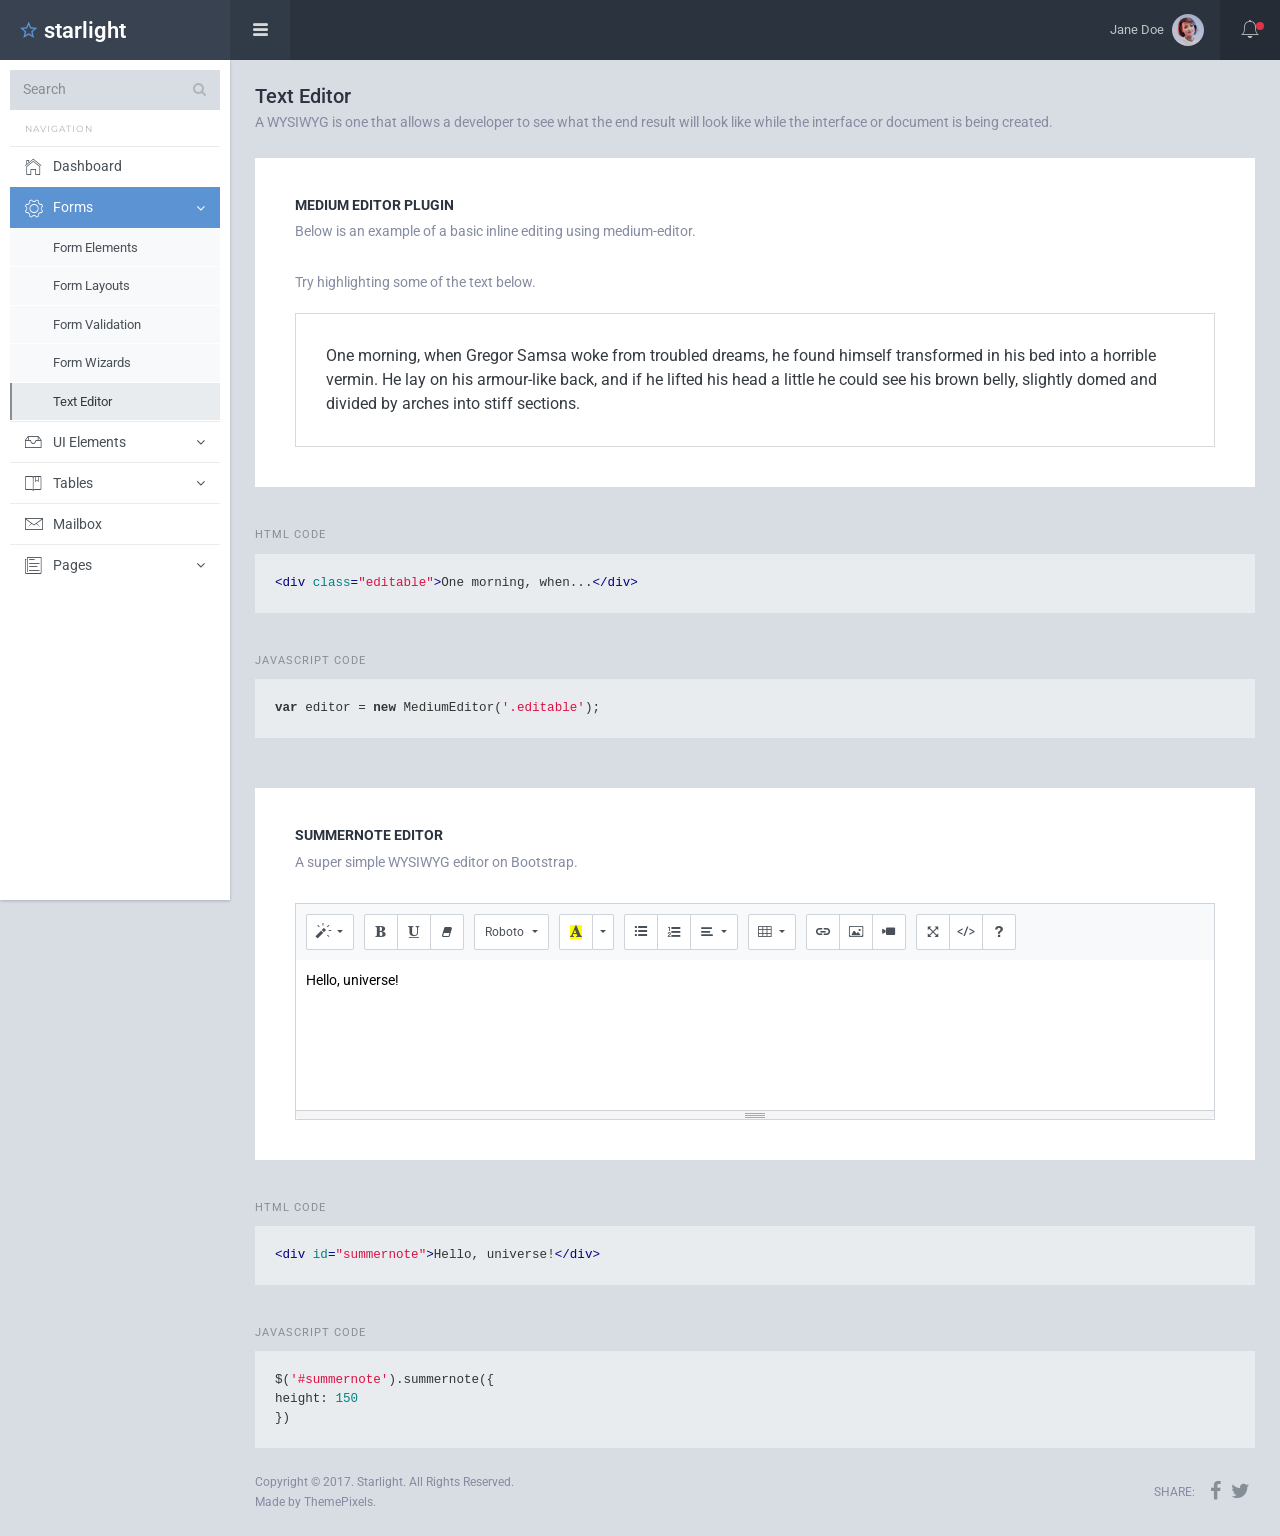
<file: public/app/form-editor-text.html>
<!DOCTYPE html>
<html lang="en">
  <head>
    <!-- Required meta tags -->
    <meta charset="utf-8">

    <title>Форма: редактирования текста</title>

    <!-- vendor css -->
    <link href="../lib/font-awesome/css/font-awesome.css" rel="stylesheet">
    <link href="../lib/Ionicons/css/ionicons.css" rel="stylesheet">
    <link href="../lib/perfect-scrollbar/css/perfect-scrollbar.css" rel="stylesheet">
    <link href="../lib/highlightjs/github.css" rel="stylesheet">
    <link href="../lib/medium-editor/medium-editor.css" rel="stylesheet">
    <link href="../lib/medium-editor/default.css" rel="stylesheet">
    <link href="../lib/summernote/summernote-bs4.css" rel="stylesheet">


    <!-- Starlight CSS -->
    <link rel="stylesheet" href="../css/starlight.css">
  </head>

  <body>

    <!-- ########## START: LEFT PANEL ########## -->
    <div class="sl-logo"><a href=""><i class="icon ion-android-star-outline"></i> starlight</a></div>
    <div class="sl-sideleft">
      <div class="input-group input-group-search">
        <input type="search" name="search" class="form-control" placeholder="Search">
        <span class="input-group-btn">
          <button class="btn"><i class="fa fa-search"></i></button>
        </span><!-- input-group-btn -->
      </div><!-- input-group -->

      <label class="sidebar-label">Navigation</label>
      <div class="sl-sideleft-menu">
        <a href="index.html" class="sl-menu-link">
          <div class="sl-menu-item">
            <i class="menu-item-icon icon ion-ios-home-outline tx-22"></i>
            <span class="menu-item-label">Dashboard</span>
          </div><!-- menu-item -->
        </a><!-- sl-menu-link -->

        
        <a href="#" class="sl-menu-link active show-sub">
          <div class="sl-menu-item">
            <i class="menu-item-icon icon ion-ios-gear-outline tx-24"></i>
            <span class="menu-item-label">Forms</span>
            <i class="menu-item-arrow fa fa-angle-down"></i>
          </div><!-- menu-item -->
        </a><!-- sl-menu-link -->
        <ul class="sl-menu-sub nav flex-column">
          <li class="nav-item"><a href="form-elements.html" class="nav-link">Form Elements</a></li>
          <li class="nav-item"><a href="form-layouts.html" class="nav-link">Form Layouts</a></li>
          <li class="nav-item"><a href="form-validation.html" class="nav-link">Form Validation</a></li>
          <li class="nav-item"><a href="form-wizards.html" class="nav-link">Form Wizards</a></li>
          <li class="nav-item"><a href="form-editor-text.html" class="nav-link active">Text Editor</a></li>
        </ul>
        <a href="#" class="sl-menu-link">
          <div class="sl-menu-item">
            <i class="menu-item-icon icon ion-ios-filing-outline tx-24"></i>
            <span class="menu-item-label">UI Elements</span>
            <i class="menu-item-arrow fa fa-angle-down"></i>
          </div><!-- menu-item -->
        </a><!-- sl-menu-link -->
        <ul class="sl-menu-sub nav flex-column">
          
          <li class="nav-item"><a href="cards.html" class="nav-link">Cards</a></li>
          <li class="nav-item"><a href="icons.html" class="nav-link">Icons</a></li>
          <li class="nav-item"><a href="spinners.html" class="nav-link">Spinners</a></li>
         
        </ul>
        <a href="#" class="sl-menu-link">
          <div class="sl-menu-item">
            <i class="menu-item-icon icon ion-ios-bookmarks-outline tx-20"></i>
            <span class="menu-item-label">Tables</span>
            <i class="menu-item-arrow fa fa-angle-down"></i>
          </div><!-- menu-item -->
        </a><!-- sl-menu-link -->
        <ul class="sl-menu-sub nav flex-column">
          <li class="nav-item"><a href="table-basic.html" class="nav-link">Basic Table</a></li>
          <li class="nav-item"><a href="table-datatable.html" class="nav-link">Data Table</a></li>
        </ul>
       
        <a href="mailbox.html" class="sl-menu-link">
          <div class="sl-menu-item">
            <i class="menu-item-icon icon ion-ios-email-outline tx-24"></i>
            <span class="menu-item-label">Mailbox</span>
          </div><!-- menu-item -->
        </a><!-- sl-menu-link -->
        <a href="#" class="sl-menu-link">
          <div class="sl-menu-item">
            <i class="menu-item-icon icon ion-ios-paper-outline tx-22"></i>
            <span class="menu-item-label">Pages</span>
            <i class="menu-item-arrow fa fa-angle-down"></i>
          </div><!-- menu-item -->
        </a><!-- sl-menu-link -->
        <ul class="sl-menu-sub nav flex-column">
          <li class="nav-item"><a href="page-signin.html" class="nav-link">Signin Page</a></li>
          <li class="nav-item"><a href="page-signup.html" class="nav-link">Signup Page</a></li>
          <li class="nav-item"><a href="page-notfound.html" class="nav-link">404 Page Not Found</a></li>
        </ul>
      </div><!-- sl-sideleft-menu -->

      <br>
    </div><!-- sl-sideleft -->
    <!-- ########## END: LEFT PANEL ########## -->

    <!-- ########## START: HEAD PANEL ########## -->
    <div class="sl-header">
      <div class="sl-header-left">
        <div class="navicon-left hidden-md-down"><a id="btnLeftMenu" href=""><i class="icon ion-navicon-round"></i></a></div>
        <div class="navicon-left hidden-lg-up"><a id="btnLeftMenuMobile" href=""><i class="icon ion-navicon-round"></i></a></div>
      </div><!-- sl-header-left -->
      <div class="sl-header-right">
        <nav class="nav">
          <div class="dropdown">
            <a href="" class="nav-link nav-link-profile" data-toggle="dropdown">
              <span class="logged-name">Jane<span class="hidden-md-down"> Doe</span></span>
              <img src="../img/img3.jpg" class="wd-32 rounded-circle" alt="">
            </a>
            <div class="dropdown-menu dropdown-menu-header wd-200">
              <ul class="list-unstyled user-profile-nav">
                <li><a href=""><i class="icon ion-ios-person-outline"></i> Edit Profile</a></li>
                <li><a href=""><i class="icon ion-ios-gear-outline"></i> Settings</a></li>
                <li><a href=""><i class="icon ion-ios-download-outline"></i> Downloads</a></li>
                <li><a href=""><i class="icon ion-ios-star-outline"></i> Favorites</a></li>
                <li><a href=""><i class="icon ion-ios-folder-outline"></i> Collections</a></li>
                <li><a href=""><i class="icon ion-power"></i> Sign Out</a></li>
              </ul>
            </div><!-- dropdown-menu -->
          </div><!-- dropdown -->
        </nav>
        <div class="navicon-right">
          <a id="btnRightMenu" href="" class="pos-relative">
            <i class="icon ion-ios-bell-outline"></i>
            <!-- start: if statement -->
            <span class="square-8 bg-danger"></span>
            <!-- end: if statement -->
          </a>
        </div><!-- navicon-right -->
      </div><!-- sl-header-right -->
    </div><!-- sl-header -->
    <!-- ########## END: HEAD PANEL ########## -->

    <!-- ########## START: RIGHT PANEL ########## -->
    <div class="sl-sideright">
      <ul class="nav nav-tabs nav-fill sidebar-tabs" role="tablist">
        <li class="nav-item">
          <a class="nav-link active" data-toggle="tab" role="tab" href="#messages">Messages (2)</a>
        </li>
        <li class="nav-item">
          <a class="nav-link" data-toggle="tab" role="tab" href="#notifications">Notifications (8)</a>
        </li>
      </ul><!-- sidebar-tabs -->

      <!-- Tab panes -->
      <div class="tab-content">
        <div class="tab-pane pos-absolute a-0 mg-t-60 active" id="messages" role="tabpanel">
          <div class="media-list">
            <!-- loop starts here -->
            <a href="" class="media-list-link">
              <div class="media">
                <img src="../img/img3.jpg" class="wd-40 rounded-circle" alt="">
                <div class="media-body">
                  <p class="mg-b-0 tx-medium tx-gray-800 tx-13">Donna Seay</p>
                  <span class="d-block tx-11 tx-gray-500">2 minutes ago</span>
                  <p class="tx-13 mg-t-10 mg-b-0">A wonderful serenity has taken possession of my entire soul, like these sweet mornings of spring.</p>
                </div>
              </div><!-- media -->
            </a>
            <!-- loop ends here -->
            <a href="" class="media-list-link">
              <div class="media">
                <img src="../img/img4.jpg" class="wd-40 rounded-circle" alt="">
                <div class="media-body">
                  <p class="mg-b-0 tx-medium tx-gray-800 tx-13">Samantha Francis</p>
                  <span class="d-block tx-11 tx-gray-500">3 hours ago</span>
                  <p class="tx-13 mg-t-10 mg-b-0">My entire soul, like these sweet mornings of spring.</p>
                </div>
              </div><!-- media -->
            </a>
            <a href="" class="media-list-link">
              <div class="media">
                <img src="../img/img7.jpg" class="wd-40 rounded-circle" alt="">
                <div class="media-body">
                  <p class="mg-b-0 tx-medium tx-gray-800 tx-13">Robert Walker</p>
                  <span class="d-block tx-11 tx-gray-500">5 hours ago</span>
                  <p class="tx-13 mg-t-10 mg-b-0">I should be incapable of drawing a single stroke at the present moment...</p>
                </div>
              </div><!-- media -->
            </a>
            <a href="" class="media-list-link">
              <div class="media">
                <img src="../img/img5.jpg" class="wd-40 rounded-circle" alt="">
                <div class="media-body">
                  <p class="mg-b-0 tx-medium tx-gray-800 tx-13">Larry Smith</p>
                  <span class="d-block tx-11 tx-gray-500">Yesterday, 8:34pm</span>

                  <p class="tx-13 mg-t-10 mg-b-0">When, while the lovely valley teems with vapour around me, and the meridian sun strikes...</p>
                </div>
              </div><!-- media -->
            </a>
            <a href="" class="media-list-link">
              <div class="media">
                <img src="../img/img3.jpg" class="wd-40 rounded-circle" alt="">
                <div class="media-body">
                  <p class="mg-b-0 tx-medium tx-gray-800 tx-13">Donna Seay</p>
                  <span class="d-block tx-11 tx-gray-500">Jan 23, 2:32am</span>
                  <p class="tx-13 mg-t-10 mg-b-0">A wonderful serenity has taken possession of my entire soul, like these sweet mornings of spring.</p>
                </div>
              </div><!-- media -->
            </a>
          </div><!-- media-list -->
          <div class="pd-15">
            <a href="" class="btn btn-secondary btn-block bd-0 rounded-0 tx-10 tx-uppercase tx-mont tx-medium tx-spacing-2">View More Messages</a>
          </div>
        </div><!-- #messages -->

        <div class="tab-pane pos-absolute a-0 mg-t-60 overflow-y-auto" id="notifications" role="tabpanel">
          <div class="media-list">
            <!-- loop starts here -->
            <a href="" class="media-list-link read">
              <div class="media pd-x-20 pd-y-15">
                <img src="../img/img8.jpg" class="wd-40 rounded-circle" alt="">
                <div class="media-body">
                  <p class="tx-13 mg-b-0 tx-gray-700"><strong class="tx-medium tx-gray-800">Suzzeth Bungaos</strong> tagged you and 18 others in a post.</p>
                  <span class="tx-12">October 03, 2017 8:45am</span>
                </div>
              </div><!-- media -->
            </a>
            <!-- loop ends here -->
            <a href="" class="media-list-link read">
              <div class="media pd-x-20 pd-y-15">
                <img src="../img/img9.jpg" class="wd-40 rounded-circle" alt="">
                <div class="media-body">
                  <p class="tx-13 mg-b-0 tx-gray-700"><strong class="tx-medium tx-gray-800">Mellisa Brown</strong> appreciated your work <strong class="tx-medium tx-gray-800">The Social Network</strong></p>
                  <span class="tx-12">October 02, 2017 12:44am</span>
                </div>
              </div><!-- media -->
            </a>
            <a href="" class="media-list-link read">
              <div class="media pd-x-20 pd-y-15">
                <img src="../img/img10.jpg" class="wd-40 rounded-circle" alt="">
                <div class="media-body">
                  <p class="tx-13 mg-b-0 tx-gray-700">20+ new items added are for sale in your <strong class="tx-medium tx-gray-800">Sale Group</strong></p>
                  <span class="tx-12">October 01, 2017 10:20pm</span>
                </div>
              </div><!-- media -->
            </a>
            <a href="" class="media-list-link read">
              <div class="media pd-x-20 pd-y-15">
                <img src="../img/img5.jpg" class="wd-40 rounded-circle" alt="">
                <div class="media-body">
                  <p class="tx-13 mg-b-0 tx-gray-700"><strong class="tx-medium tx-gray-800">Julius Erving</strong> wants to connect with you on your conversation with <strong class="tx-medium tx-gray-800">Ronnie Mara</strong></p>
                  <span class="tx-12">October 01, 2017 6:08pm</span>
                </div>
              </div><!-- media -->
            </a>
            <a href="" class="media-list-link read">
              <div class="media pd-x-20 pd-y-15">
                <img src="../img/img8.jpg" class="wd-40 rounded-circle" alt="">
                <div class="media-body">
                  <p class="tx-13 mg-b-0 tx-gray-700"><strong class="tx-medium tx-gray-800">Suzzeth Bungaos</strong> tagged you and 12 others in a post.</p>
                  <span class="tx-12">September 27, 2017 6:45am</span>
                </div>
              </div><!-- media -->
            </a>
            <a href="" class="media-list-link read">
              <div class="media pd-x-20 pd-y-15">
                <img src="../img/img10.jpg" class="wd-40 rounded-circle" alt="">
                <div class="media-body">
                  <p class="tx-13 mg-b-0 tx-gray-700">10+ new items added are for sale in your <strong class="tx-medium tx-gray-800">Sale Group</strong></p>
                  <span class="tx-12">September 28, 2017 11:30pm</span>
                </div>
              </div><!-- media -->
            </a>
            <a href="" class="media-list-link read">
              <div class="media pd-x-20 pd-y-15">
                <img src="../img/img9.jpg" class="wd-40 rounded-circle" alt="">
                <div class="media-body">
                  <p class="tx-13 mg-b-0 tx-gray-700"><strong class="tx-medium tx-gray-800">Mellisa Brown</strong> appreciated your work <strong class="tx-medium tx-gray-800">The Great Pyramid</strong></p>
                  <span class="tx-12">September 26, 2017 11:01am</span>
                </div>
              </div><!-- media -->
            </a>
            <a href="" class="media-list-link read">
              <div class="media pd-x-20 pd-y-15">
                <img src="../img/img5.jpg" class="wd-40 rounded-circle" alt="">
                <div class="media-body">
                  <p class="tx-13 mg-b-0 tx-gray-700"><strong class="tx-medium tx-gray-800">Julius Erving</strong> wants to connect with you on your conversation with <strong class="tx-medium tx-gray-800">Ronnie Mara</strong></p>
                  <span class="tx-12">September 23, 2017 9:19pm</span>
                </div>
              </div><!-- media -->
            </a>
          </div><!-- media-list -->
        </div><!-- #notifications -->

      </div><!-- tab-content -->
    </div><!-- sl-sideright -->
    <!-- ########## END: RIGHT PANEL ########## --->

    <!-- ########## START: MAIN PANEL ########## -->
    <div class="sl-mainpanel">


      <div class="sl-pagebody">
        <div class="sl-page-title">
          <h5>Text Editor</h5>
          <p>A WYSIWYG is one that allows a developer to see what the end result will look like while the interface or document is being created.</p>
        </div><!-- sl-page-title -->

        <div class="card pd-20 pd-sm-40">
          <h6 class="card-body-title">Medium Editor Plugin</h6>
          <p class="mg-b-20 mg-sm-b-30">Below is an example of a basic inline editing using medium-editor.</p>

          <p>Try highlighting some of the text below.</p>
          <div class="editable tx-16 bd pd-30 tx-inverse">One morning, when Gregor Samsa woke from troubled dreams, he found himself transformed in his bed into a horrible vermin. He lay on his armour-like back, and if he lifted his head a little he could see his brown belly, slightly domed and divided by arches into stiff sections.</div>
        </div><!-- card -->

        <p class="tx-11 tx-uppercase tx-spacing-2 mg-t-40 mg-b-10 tx-gray-600">HTML Code</p>
        <pre><code class="html pd-20">&lt;div class="editable"&gt;One morning, when...&lt;/div&gt;</code></pre>

        <p class="tx-11 tx-uppercase tx-spacing-2 mg-t-40 mg-b-10 tx-gray-600">Javascript Code</p>
        <pre><code class="javascript pd-20">var editor = new MediumEditor('.editable');</code></pre>

        <div class="card pd-20 pd-sm-40 mg-t-50">
          <h6 class="card-body-title">Summernote Editor</h6>
          <p class="mg-b-20 mg-sm-b-30">A super simple WYSIWYG editor on Bootstrap.</p>
          <div id="summernote">Hello, universe!</div>
        </div><!-- card -->

        <p class="tx-11 tx-uppercase tx-spacing-2 mg-t-40 mg-b-10 tx-gray-600">HTML Code</p>
        <pre><code class="html pd-20">&lt;div id="summernote"&gt;Hello, universe!&lt;/div&gt;</code></pre>

        <p class="tx-11 tx-uppercase tx-spacing-2 mg-t-40 mg-b-10 tx-gray-600">Javascript Code</p>
        <pre class="mg-b-0"><code class="javascript pd-20">$('#summernote').summernote({
height: 150
})</code></pre>

      </div><!-- sl-pagebody -->
      <footer class="sl-footer">
        <div class="footer-left">
          <div class="mg-b-2">Copyright &copy; 2017. Starlight. All Rights Reserved.</div>
          <div>Made by ThemePixels.</div>
        </div>
        <div class="footer-right d-flex align-items-center">
          <span class="tx-uppercase mg-r-10">Share:</span>
          <a target="_blank" class="pd-x-5" href="https://www.facebook.com/sharer/sharer.php?u=http%3A//themepixels.me/starlight"><i class="fa fa-facebook tx-20"></i></a>
          <a target="_blank" class="pd-x-5" href="https://twitter.com/home?status=Starlight,%20your%20best%20choice%20for%20premium%20quality%20admin%20template%20from%20Bootstrap.%20Get%20it%20now%20at%20http%3A//themepixels.me/starlight"><i class="fa fa-twitter tx-20"></i></a>
        </div>
      </footer>
    </div><!-- sl-mainpanel -->
    <!-- ########## END: MAIN PANEL ########## -->

    <script src="../lib/jquery/jquery.js"></script>
    <script src="../lib/popper.js/popper.js"></script>
    <script src="../lib/bootstrap/bootstrap.js"></script>
    <script src="../lib/perfect-scrollbar/js/perfect-scrollbar.jquery.js"></script>
    <script src="../lib/highlightjs/highlight.pack.js"></script>
    <script src="../lib/medium-editor/medium-editor.js"></script>
    <script src="../lib/summernote/summernote-bs4.min.js"></script>

    <script src="../js/starlight.js"></script>
    <script>
      $(function(){
        'use strict';

        // Inline editor
        var editor = new MediumEditor('.editable');

        // Summernote editor
        $('#summernote').summernote({
          height: 150,
          tooltip: false
        })
      });
    </script>

  </body>
</html>
</file>
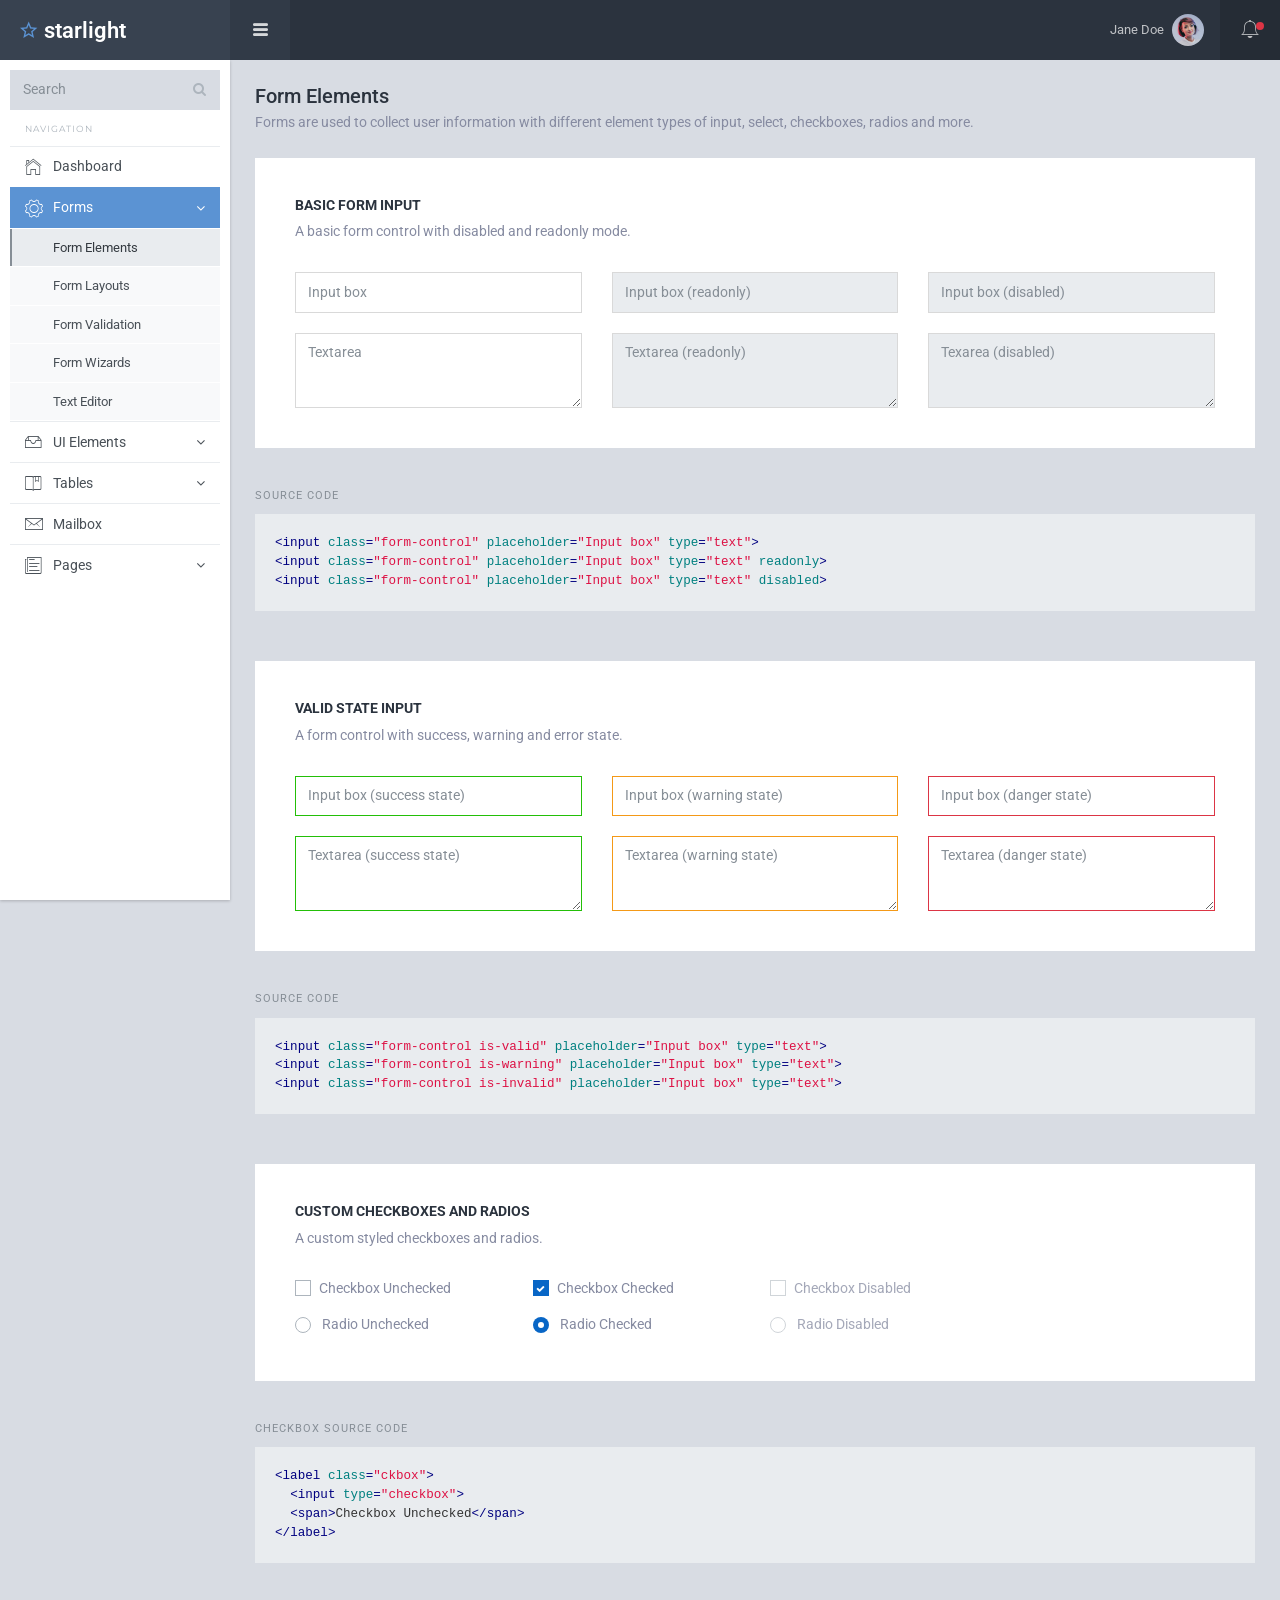
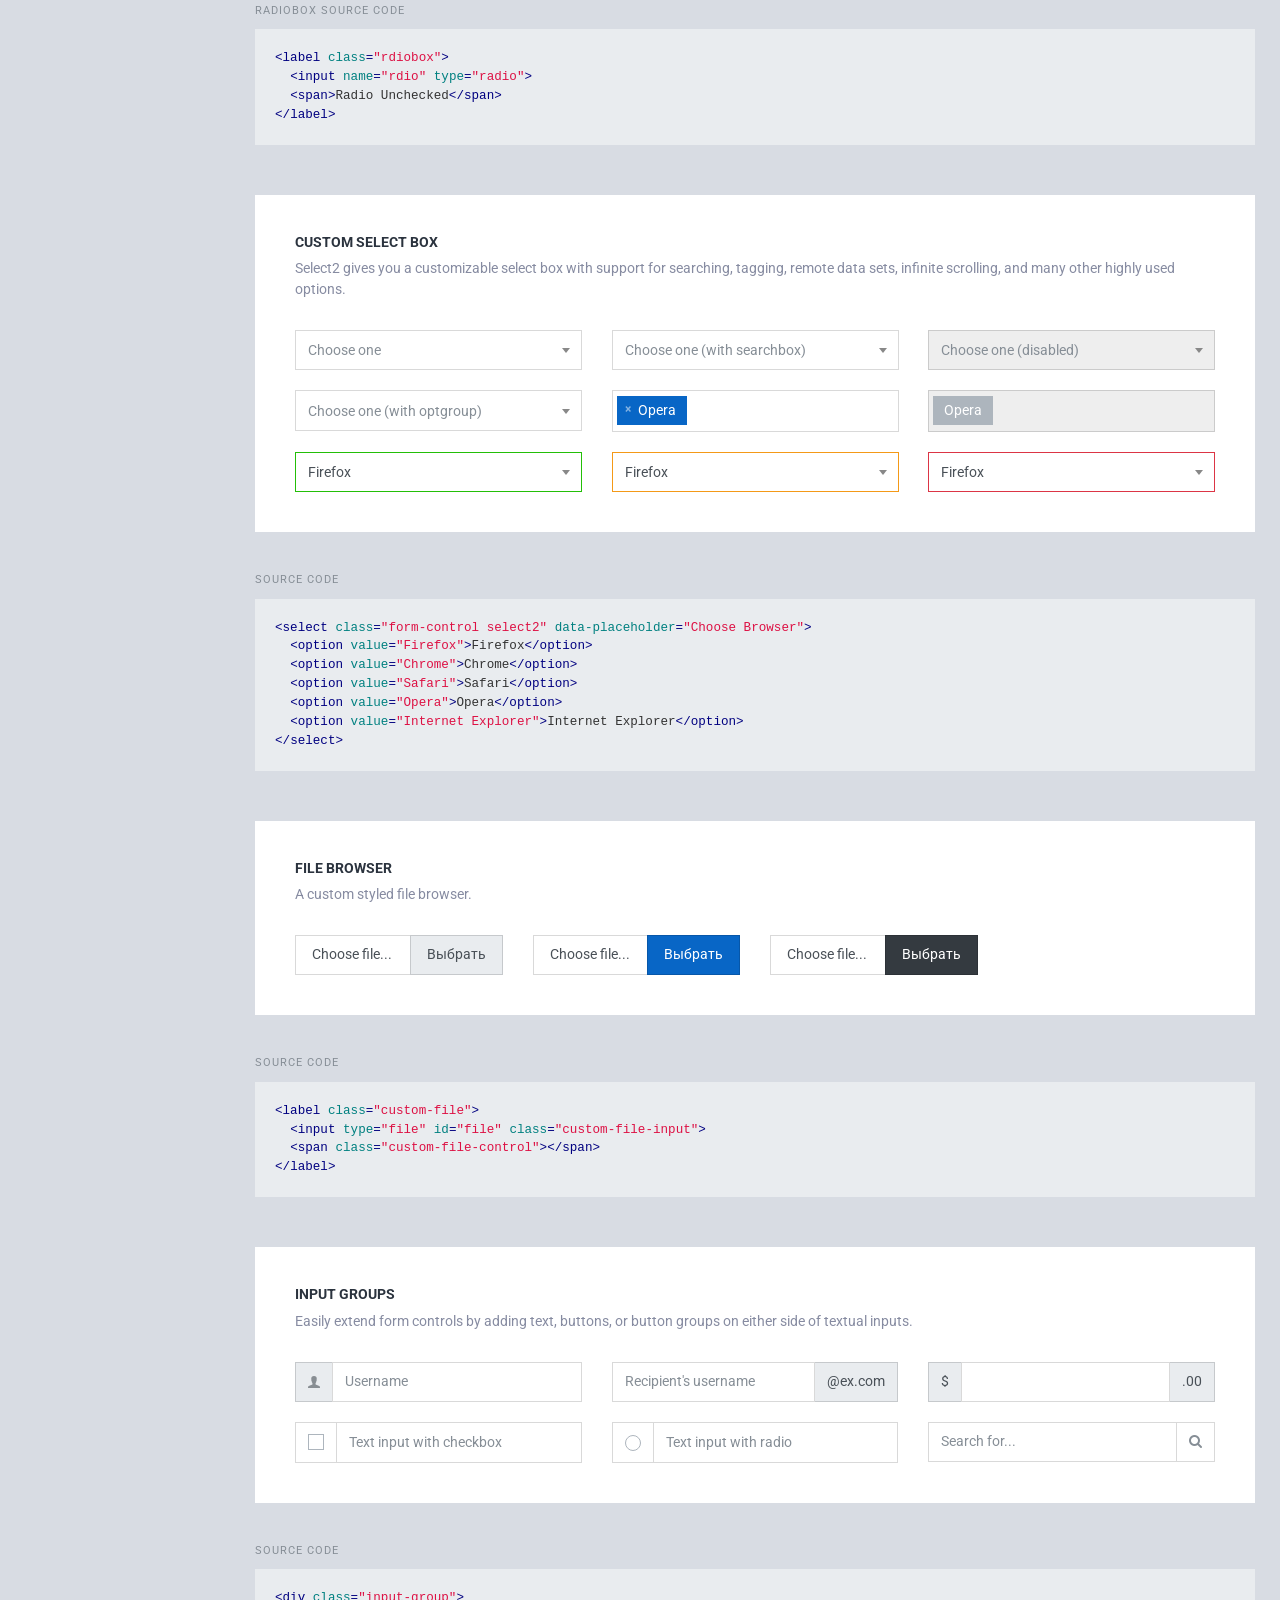
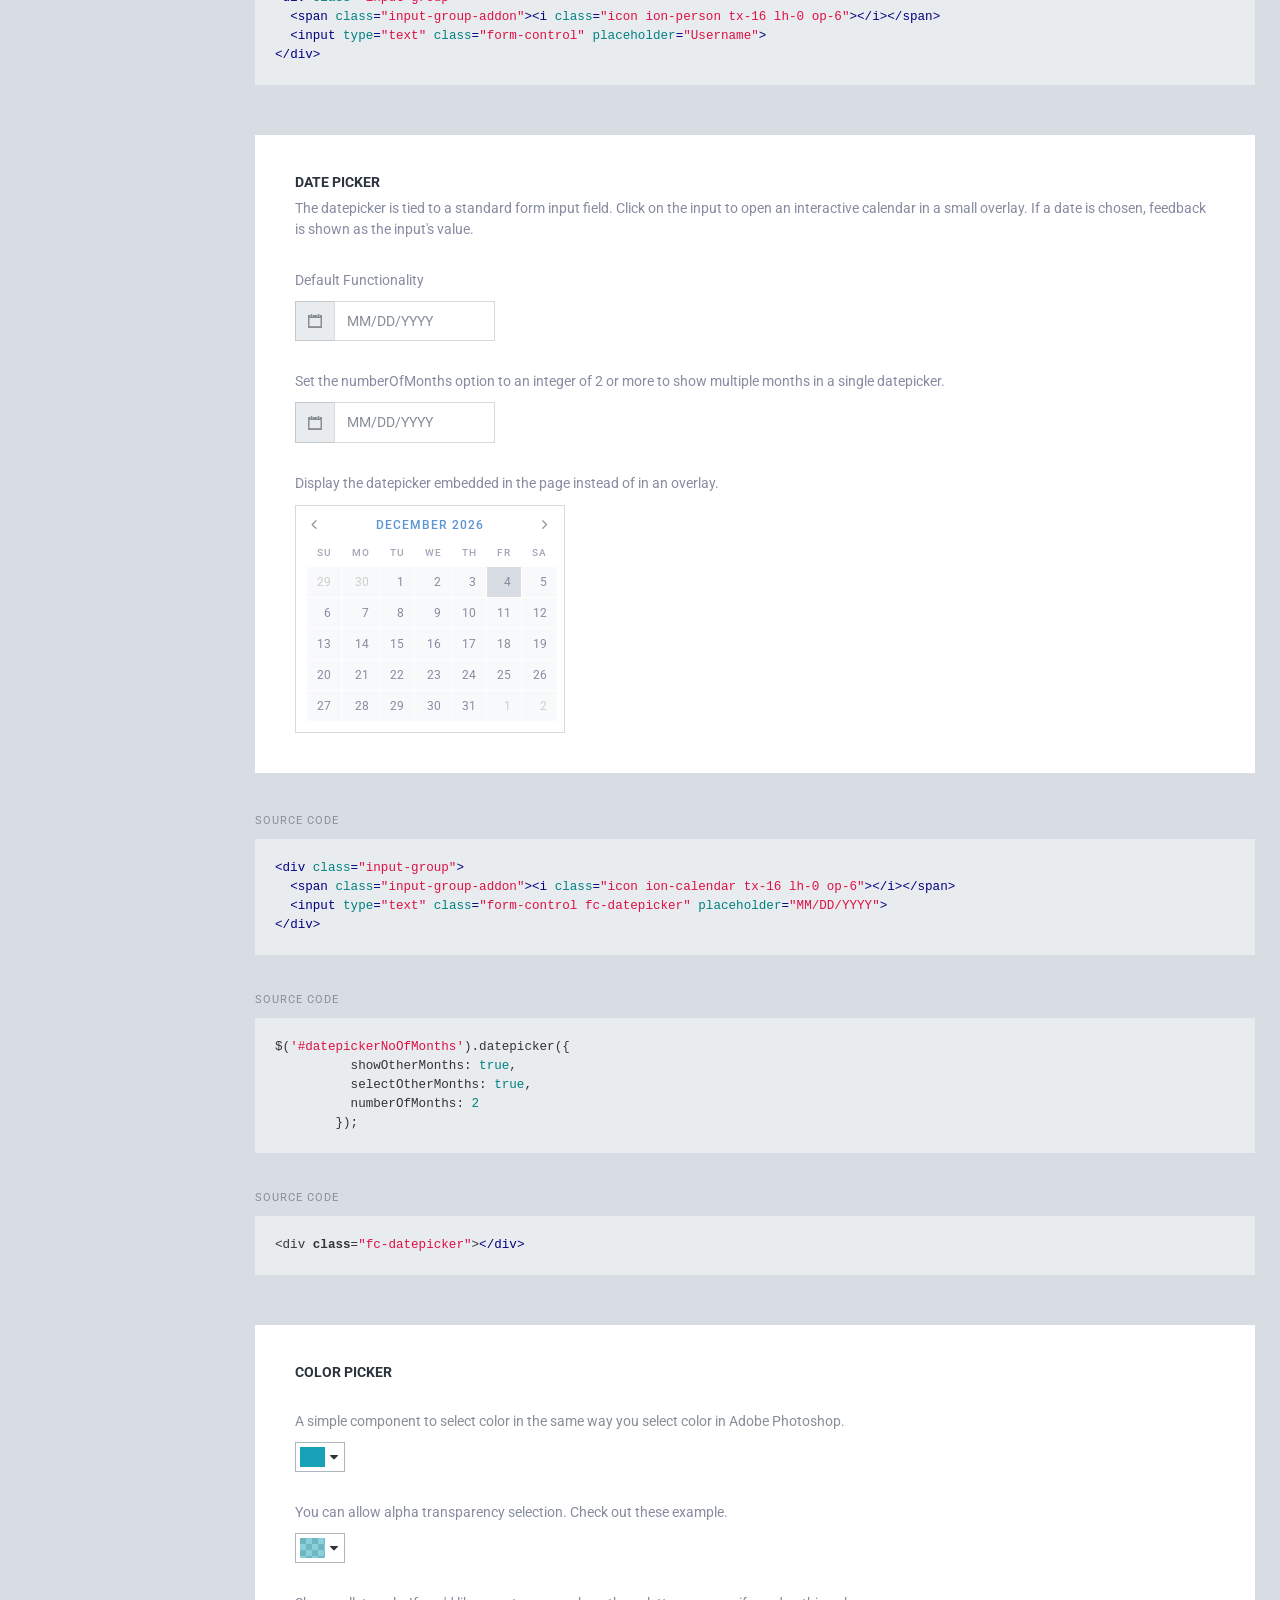
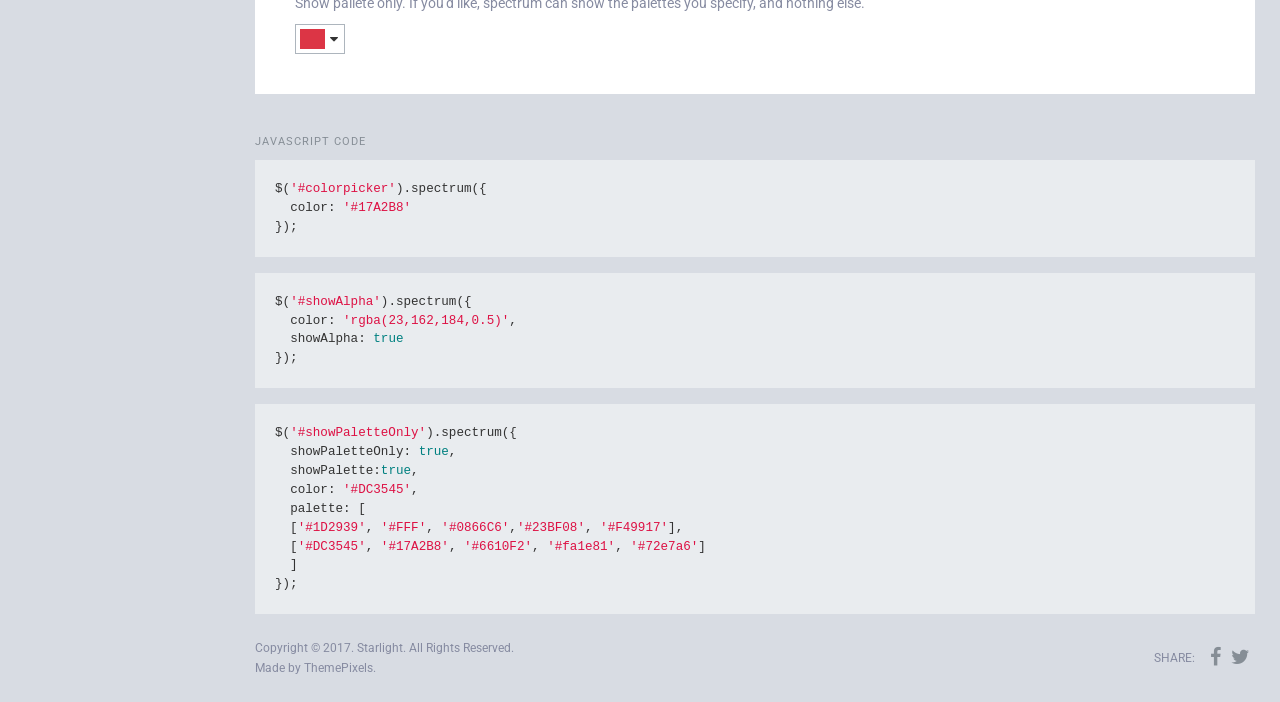
<file: public/app/form-elements.html>
<!DOCTYPE html>
<html lang="en">
  <head>
    <!-- Required meta tags -->
    <meta charset="utf-8">


    <title>Форма: элементы</title>

    <!-- vendor css -->
    <link href="../lib/font-awesome/css/font-awesome.css" rel="stylesheet">
    <link href="../lib/Ionicons/css/ionicons.css" rel="stylesheet">
    <link href="../lib/perfect-scrollbar/css/perfect-scrollbar.css" rel="stylesheet">
    <link href="../lib/highlightjs/github.css" rel="stylesheet">
    <link href="../lib/select2/css/select2.min.css" rel="stylesheet">
    <link href="../lib/spectrum/spectrum.css" rel="stylesheet">

    <!-- Starlight CSS -->
    <link rel="stylesheet" href="../css/starlight.css">
  </head>

  <body>

    <!-- ########## START: LEFT PANEL ########## -->
    <div class="sl-logo"><a href=""><i class="icon ion-android-star-outline"></i> starlight</a></div>
    <div class="sl-sideleft">
      <div class="input-group input-group-search">
        <input type="search" name="search" class="form-control" placeholder="Search">
        <span class="input-group-btn">
          <button class="btn"><i class="fa fa-search"></i></button>
        </span><!-- input-group-btn -->
      </div><!-- input-group -->

      <label class="sidebar-label">Navigation</label>
      <div class="sl-sideleft-menu">
        <a href="index.html" class="sl-menu-link">
          <div class="sl-menu-item">
            <i class="menu-item-icon icon ion-ios-home-outline tx-22"></i>
            <span class="menu-item-label">Dashboard</span>
          </div><!-- menu-item -->
        </a><!-- sl-menu-link -->
        
        
        <a href="#" class="sl-menu-link active show-sub">
          <div class="sl-menu-item">
            <i class="menu-item-icon icon ion-ios-gear-outline tx-24"></i>
            <span class="menu-item-label">Forms</span>
            <i class="menu-item-arrow fa fa-angle-down"></i>
          </div><!-- menu-item -->
        </a><!-- sl-menu-link -->
        <ul class="sl-menu-sub nav flex-column">
          <li class="nav-item"><a href="form-elements.html" class="nav-link active">Form Elements</a></li>
          <li class="nav-item"><a href="form-layouts.html" class="nav-link">Form Layouts</a></li>
          <li class="nav-item"><a href="form-validation.html" class="nav-link">Form Validation</a></li>
          <li class="nav-item"><a href="form-wizards.html" class="nav-link">Form Wizards</a></li>
          <li class="nav-item"><a href="form-editor-text.html" class="nav-link">Text Editor</a></li>
        </ul>
        <a href="#" class="sl-menu-link">
          <div class="sl-menu-item">
            <i class="menu-item-icon icon ion-ios-filing-outline tx-24"></i>
            <span class="menu-item-label">UI Elements</span>
            <i class="menu-item-arrow fa fa-angle-down"></i>
          </div><!-- menu-item -->
        </a><!-- sl-menu-link -->
        <ul class="sl-menu-sub nav flex-column">
         
          <li class="nav-item"><a href="cards.html" class="nav-link">Cards</a></li>
          <li class="nav-item"><a href="icons.html" class="nav-link">Icons</a></li>
          <li class="nav-item"><a href="spinners.html" class="nav-link">Spinners</a></li>

        </ul>
        <a href="#" class="sl-menu-link">
          <div class="sl-menu-item">
            <i class="menu-item-icon icon ion-ios-bookmarks-outline tx-20"></i>
            <span class="menu-item-label">Tables</span>
            <i class="menu-item-arrow fa fa-angle-down"></i>
          </div><!-- menu-item -->
        </a><!-- sl-menu-link -->
        <ul class="sl-menu-sub nav flex-column">
          <li class="nav-item"><a href="table-basic.html" class="nav-link">Basic Table</a></li>
          <li class="nav-item"><a href="table-datatable.html" class="nav-link">Data Table</a></li>
        </ul>
        
        <a href="mailbox.html" class="sl-menu-link">
          <div class="sl-menu-item">
            <i class="menu-item-icon icon ion-ios-email-outline tx-24"></i>
            <span class="menu-item-label">Mailbox</span>
          </div><!-- menu-item -->
        </a><!-- sl-menu-link -->
        <a href="#" class="sl-menu-link">
          <div class="sl-menu-item">
            <i class="menu-item-icon icon ion-ios-paper-outline tx-22"></i>
            <span class="menu-item-label">Pages</span>
            <i class="menu-item-arrow fa fa-angle-down"></i>
          </div><!-- menu-item -->
        </a><!-- sl-menu-link -->
        <ul class="sl-menu-sub nav flex-column">
          <li class="nav-item"><a href="page-signin.html" class="nav-link">Signin Page</a></li>
          <li class="nav-item"><a href="page-signup.html" class="nav-link">Signup Page</a></li>
          <li class="nav-item"><a href="page-notfound.html" class="nav-link">404 Page Not Found</a></li>
        </ul>
      </div><!-- sl-sideleft-menu -->

      <br>
    </div><!-- sl-sideleft -->
    <!-- ########## END: LEFT PANEL ########## -->

    <!-- ########## START: HEAD PANEL ########## -->
    <div class="sl-header">
      <div class="sl-header-left">
        <div class="navicon-left hidden-md-down"><a id="btnLeftMenu" href=""><i class="icon ion-navicon-round"></i></a></div>
        <div class="navicon-left hidden-lg-up"><a id="btnLeftMenuMobile" href=""><i class="icon ion-navicon-round"></i></a></div>
      </div><!-- sl-header-left -->
      <div class="sl-header-right">
        <nav class="nav">
          <div class="dropdown">
            <a href="" class="nav-link nav-link-profile" data-toggle="dropdown">
              <span class="logged-name">Jane<span class="hidden-md-down"> Doe</span></span>
              <img src="../img/img3.jpg" class="wd-32 rounded-circle" alt="">
            </a>
            <div class="dropdown-menu dropdown-menu-header wd-200">
              <ul class="list-unstyled user-profile-nav">
                <li><a href=""><i class="icon ion-ios-person-outline"></i> Edit Profile</a></li>
                <li><a href=""><i class="icon ion-ios-gear-outline"></i> Settings</a></li>
                <li><a href=""><i class="icon ion-ios-download-outline"></i> Downloads</a></li>
                <li><a href=""><i class="icon ion-ios-star-outline"></i> Favorites</a></li>
                <li><a href=""><i class="icon ion-ios-folder-outline"></i> Collections</a></li>
                <li><a href=""><i class="icon ion-power"></i> Sign Out</a></li>
              </ul>
            </div><!-- dropdown-menu -->
          </div><!-- dropdown -->
        </nav>
        <div class="navicon-right">
          <a id="btnRightMenu" href="" class="pos-relative">
            <i class="icon ion-ios-bell-outline"></i>
            <!-- start: if statement -->
            <span class="square-8 bg-danger"></span>
            <!-- end: if statement -->
          </a>
        </div><!-- navicon-right -->
      </div><!-- sl-header-right -->
    </div><!-- sl-header -->
    <!-- ########## END: HEAD PANEL ########## -->

    <!-- ########## START: RIGHT PANEL ########## -->
    <div class="sl-sideright">
      <ul class="nav nav-tabs nav-fill sidebar-tabs" role="tablist">
        <li class="nav-item">
          <a class="nav-link active" data-toggle="tab" role="tab" href="#messages">Messages (2)</a>
        </li>
        <li class="nav-item">
          <a class="nav-link" data-toggle="tab" role="tab" href="#notifications">Notifications (8)</a>
        </li>
      </ul><!-- sidebar-tabs -->

      <!-- Tab panes -->
      <div class="tab-content">
        <div class="tab-pane pos-absolute a-0 mg-t-60 active" id="messages" role="tabpanel">
          <div class="media-list">
            <!-- loop starts here -->
            <a href="" class="media-list-link">
              <div class="media">
                <img src="../img/img3.jpg" class="wd-40 rounded-circle" alt="">
                <div class="media-body">
                  <p class="mg-b-0 tx-medium tx-gray-800 tx-13">Donna Seay</p>
                  <span class="d-block tx-11 tx-gray-500">2 minutes ago</span>
                  <p class="tx-13 mg-t-10 mg-b-0">A wonderful serenity has taken possession of my entire soul, like these sweet mornings of spring.</p>
                </div>
              </div><!-- media -->
            </a>
            <!-- loop ends here -->
            <a href="" class="media-list-link">
              <div class="media">
                <img src="../img/img4.jpg" class="wd-40 rounded-circle" alt="">
                <div class="media-body">
                  <p class="mg-b-0 tx-medium tx-gray-800 tx-13">Samantha Francis</p>
                  <span class="d-block tx-11 tx-gray-500">3 hours ago</span>
                  <p class="tx-13 mg-t-10 mg-b-0">My entire soul, like these sweet mornings of spring.</p>
                </div>
              </div><!-- media -->
            </a>
            <a href="" class="media-list-link">
              <div class="media">
                <img src="../img/img7.jpg" class="wd-40 rounded-circle" alt="">
                <div class="media-body">
                  <p class="mg-b-0 tx-medium tx-gray-800 tx-13">Robert Walker</p>
                  <span class="d-block tx-11 tx-gray-500">5 hours ago</span>
                  <p class="tx-13 mg-t-10 mg-b-0">I should be incapable of drawing a single stroke at the present moment...</p>
                </div>
              </div><!-- media -->
            </a>
            <a href="" class="media-list-link">
              <div class="media">
                <img src="../img/img5.jpg" class="wd-40 rounded-circle" alt="">
                <div class="media-body">
                  <p class="mg-b-0 tx-medium tx-gray-800 tx-13">Larry Smith</p>
                  <span class="d-block tx-11 tx-gray-500">Yesterday, 8:34pm</span>

                  <p class="tx-13 mg-t-10 mg-b-0">When, while the lovely valley teems with vapour around me, and the meridian sun strikes...</p>
                </div>
              </div><!-- media -->
            </a>
            <a href="" class="media-list-link">
              <div class="media">
                <img src="../img/img3.jpg" class="wd-40 rounded-circle" alt="">
                <div class="media-body">
                  <p class="mg-b-0 tx-medium tx-gray-800 tx-13">Donna Seay</p>
                  <span class="d-block tx-11 tx-gray-500">Jan 23, 2:32am</span>
                  <p class="tx-13 mg-t-10 mg-b-0">A wonderful serenity has taken possession of my entire soul, like these sweet mornings of spring.</p>
                </div>
              </div><!-- media -->
            </a>
          </div><!-- media-list -->
          <div class="pd-15">
            <a href="" class="btn btn-secondary btn-block bd-0 rounded-0 tx-10 tx-uppercase tx-mont tx-medium tx-spacing-2">View More Messages</a>
          </div>
        </div><!-- #messages -->

        <div class="tab-pane pos-absolute a-0 mg-t-60 overflow-y-auto" id="notifications" role="tabpanel">
          <div class="media-list">
            <!-- loop starts here -->
            <a href="" class="media-list-link read">
              <div class="media pd-x-20 pd-y-15">
                <img src="../img/img8.jpg" class="wd-40 rounded-circle" alt="">
                <div class="media-body">
                  <p class="tx-13 mg-b-0 tx-gray-700"><strong class="tx-medium tx-gray-800">Suzzeth Bungaos</strong> tagged you and 18 others in a post.</p>
                  <span class="tx-12">October 03, 2017 8:45am</span>
                </div>
              </div><!-- media -->
            </a>
            <!-- loop ends here -->
            <a href="" class="media-list-link read">
              <div class="media pd-x-20 pd-y-15">
                <img src="../img/img9.jpg" class="wd-40 rounded-circle" alt="">
                <div class="media-body">
                  <p class="tx-13 mg-b-0 tx-gray-700"><strong class="tx-medium tx-gray-800">Mellisa Brown</strong> appreciated your work <strong class="tx-medium tx-gray-800">The Social Network</strong></p>
                  <span class="tx-12">October 02, 2017 12:44am</span>
                </div>
              </div><!-- media -->
            </a>
            <a href="" class="media-list-link read">
              <div class="media pd-x-20 pd-y-15">
                <img src="../img/img10.jpg" class="wd-40 rounded-circle" alt="">
                <div class="media-body">
                  <p class="tx-13 mg-b-0 tx-gray-700">20+ new items added are for sale in your <strong class="tx-medium tx-gray-800">Sale Group</strong></p>
                  <span class="tx-12">October 01, 2017 10:20pm</span>
                </div>
              </div><!-- media -->
            </a>
            <a href="" class="media-list-link read">
              <div class="media pd-x-20 pd-y-15">
                <img src="../img/img5.jpg" class="wd-40 rounded-circle" alt="">
                <div class="media-body">
                  <p class="tx-13 mg-b-0 tx-gray-700"><strong class="tx-medium tx-gray-800">Julius Erving</strong> wants to connect with you on your conversation with <strong class="tx-medium tx-gray-800">Ronnie Mara</strong></p>
                  <span class="tx-12">October 01, 2017 6:08pm</span>
                </div>
              </div><!-- media -->
            </a>
            <a href="" class="media-list-link read">
              <div class="media pd-x-20 pd-y-15">
                <img src="../img/img8.jpg" class="wd-40 rounded-circle" alt="">
                <div class="media-body">
                  <p class="tx-13 mg-b-0 tx-gray-700"><strong class="tx-medium tx-gray-800">Suzzeth Bungaos</strong> tagged you and 12 others in a post.</p>
                  <span class="tx-12">September 27, 2017 6:45am</span>
                </div>
              </div><!-- media -->
            </a>
            <a href="" class="media-list-link read">
              <div class="media pd-x-20 pd-y-15">
                <img src="../img/img10.jpg" class="wd-40 rounded-circle" alt="">
                <div class="media-body">
                  <p class="tx-13 mg-b-0 tx-gray-700">10+ new items added are for sale in your <strong class="tx-medium tx-gray-800">Sale Group</strong></p>
                  <span class="tx-12">September 28, 2017 11:30pm</span>
                </div>
              </div><!-- media -->
            </a>
            <a href="" class="media-list-link read">
              <div class="media pd-x-20 pd-y-15">
                <img src="../img/img9.jpg" class="wd-40 rounded-circle" alt="">
                <div class="media-body">
                  <p class="tx-13 mg-b-0 tx-gray-700"><strong class="tx-medium tx-gray-800">Mellisa Brown</strong> appreciated your work <strong class="tx-medium tx-gray-800">The Great Pyramid</strong></p>
                  <span class="tx-12">September 26, 2017 11:01am</span>
                </div>
              </div><!-- media -->
            </a>
            <a href="" class="media-list-link read">
              <div class="media pd-x-20 pd-y-15">
                <img src="../img/img5.jpg" class="wd-40 rounded-circle" alt="">
                <div class="media-body">
                  <p class="tx-13 mg-b-0 tx-gray-700"><strong class="tx-medium tx-gray-800">Julius Erving</strong> wants to connect with you on your conversation with <strong class="tx-medium tx-gray-800">Ronnie Mara</strong></p>
                  <span class="tx-12">September 23, 2017 9:19pm</span>
                </div>
              </div><!-- media -->
            </a>
          </div><!-- media-list -->
        </div><!-- #notifications -->

      </div><!-- tab-content -->
    </div><!-- sl-sideright -->
    <!-- ########## END: RIGHT PANEL ########## --->

    <!-- ########## START: MAIN PANEL ########## -->
    <div class="sl-mainpanel">


      <div class="sl-pagebody">
        <div class="sl-page-title">
          <h5>Form Elements</h5>
          <p>Forms are used to collect user information with different element types of input, select, checkboxes, radios and more.</p>
        </div><!-- sl-page-title -->

        <div class="card pd-20 pd-sm-40">
          <h6 class="card-body-title">Basic Form Input</h6>
          <p class="mg-b-20 mg-sm-b-30">A basic form control with disabled and readonly mode.</p>

          <div class="row">
            <div class="col-lg">
              <input class="form-control" placeholder="Input box" type="text">
            </div><!-- col -->
            <div class="col-lg mg-t-10 mg-lg-t-0">
              <input class="form-control" placeholder="Input box (readonly)" readonly="" type="text">
            </div><!-- col -->
            <div class="col-lg mg-t-10 mg-lg-t-0">
              <input class="form-control" placeholder="Input box (disabled)" disabled="" type="text">
            </div><!-- col -->
          </div><!-- row -->

          <div class="row mg-t-20">
            <div class="col-lg">
              <textarea rows="3" class="form-control" placeholder="Textarea"></textarea>
            </div><!-- col -->
            <div class="col-lg mg-t-10 mg-lg-t-0">
              <textarea rows="3" class="form-control" placeholder="Textarea (readonly)" readonly></textarea>
            </div><!-- col -->
            <div class="col-lg mg-t-10 mg-lg-t-0">
              <textarea rows="3" class="form-control" placeholder="Texarea (disabled)" disabled></textarea>
            </div><!-- col -->
          </div><!-- row -->
        </div><!-- card -->

        <p class="tx-11 tx-uppercase tx-spacing-2 mg-t-40 mg-b-10 tx-gray-600">Source Code</p>
        <pre><code class="html pd-20">&lt;input class="form-control" placeholder="Input box" type="text"&gt;
&lt;input class="form-control" placeholder="Input box" type="text" readonly&gt;
&lt;input class="form-control" placeholder="Input box" type="text" disabled&gt;</code></pre>

        <div class="card pd-20 pd-sm-40 mg-t-50">
          <h6 class="card-body-title">Valid State Input</h6>
          <p class="mg-b-20 mg-sm-b-30">A form control with success, warning and error state.</p>

          <div class="row">
            <div class="col-lg">
              <div class="form-group has-success mg-b-0">
                <input class="form-control is-valid" placeholder="Input box (success state)" type="text">
                <textarea rows="3" class="form-control is-valid mg-t-20" placeholder="Textarea (success state)"></textarea>
              </div><!-- form-group -->
            </div><!-- col -->
            <div class="col-lg mg-t-20 mg-lg-t-0">
              <div class="form-group has-warning mg-b-0">
                <input class="form-control is-warning" placeholder="Input box (warning state)" type="text">
                <textarea rows="3" class="form-control is-warning mg-t-20" placeholder="Textarea (warning state)"></textarea>
              </div><!-- form-group -->
            </div><!-- col -->
            <div class="col-lg mg-t-20 mg-lg-t-0">
              <div class="form-group has-danger mg-b-0">
                <input class="form-control is-invalid" placeholder="Input box (danger state)" type="text">
                <textarea rows="3" class="form-control is-invalid mg-t-20" placeholder="Textarea (danger state)"></textarea>
              </div><!-- form-group -->
            </div><!-- col -->
          </div><!-- row -->
        </div><!-- card -->

        <p class="tx-11 tx-uppercase tx-spacing-2 mg-t-40 mg-b-10 tx-gray-600">Source Code</p>
        <pre><code class="html pd-20">&lt;input class="form-control is-valid" placeholder="Input box" type="text"&gt;
&lt;input class="form-control is-warning" placeholder="Input box" type="text"&gt;
&lt;input class="form-control is-invalid" placeholder="Input box" type="text"&gt;</code></pre>


        <div class="card pd-20 pd-sm-40 mg-t-50">
          <h6 class="card-body-title">Custom Checkboxes and Radios</h6>
          <p class="mg-b-20 mg-sm-b-30">A custom styled checkboxes and radios.</p>

          <div class="row">
            <div class="col-lg-3">
              <label class="ckbox">
                <input type="checkbox"><span>Checkbox Unchecked</span>
              </label>
            </div><!-- col-3 -->
            <div class="col-lg-3 mg-t-20 mg-lg-t-0">
              <label class="ckbox">
                <input type="checkbox" checked><span>Checkbox Checked</span>
              </label>
            </div><!-- col-3 -->
            <div class="col-lg-3 mg-t-20 mg-lg-t-0">
              <label class="ckbox">
                <input type="checkbox" disabled><span>Checkbox Disabled</span>
              </label>
            </div><!-- col-3 -->
          </div><!-- row -->

          <div class="row mg-t-10">
            <div class="col-lg-3">
              <label class="rdiobox">
                <input name="rdio" type="radio">
                <span>Radio Unchecked</span>
              </label>
            </div><!-- col-3 -->
            <div class="col-lg-3 mg-t-20 mg-lg-t-0">
              <label class="rdiobox">
                <input name="rdio" type="radio" checked>
                <span>Radio Checked</span>
              </label>
            </div><!-- col-3 -->
            <div class="col-lg-3 mg-t-20 mg-lg-t-0">
              <label class="rdiobox">
                <input name="rdio" type="radio" disabled>
                <span>Radio Disabled</span>
              </label>
            </div><!-- col-3 -->
          </div><!-- row -->
        </div><!-- card -->

        <p class="tx-11 tx-uppercase tx-spacing-2 mg-t-40 mg-b-10 tx-gray-600">Checkbox Source Code</p>
        <pre><code class="html pd-20">&lt;label class=&quot;ckbox&quot;&gt;
  &lt;input type=&quot;checkbox&quot;&gt;
  &lt;span&gt;Checkbox Unchecked&lt;/span&gt;
&lt;/label&gt;</code></pre>

<p class="tx-11 tx-uppercase tx-spacing-2 mg-t-40 mg-b-10 tx-gray-600">Radiobox Source Code</p>
<pre><code class="html pd-20">&lt;label class=&quot;rdiobox&quot;&gt;
  &lt;input name=&quot;rdio&quot; type=&quot;radio&quot;&gt;
  &lt;span&gt;Radio Unchecked&lt;/span&gt;
&lt;/label&gt;</code></pre>


          <div class="card pd-20 pd-sm-40 mg-t-50">
            <h6 class="card-body-title">Custom Select Box</h6>
            <p class="mg-b-20 mg-sm-b-30">Select2 gives you a customizable select box with support for searching, tagging, remote data sets, infinite scrolling, and many other highly used options. </p>

            <div class="row">
              <div class="col-lg-4">
                <select class="form-control select2" data-placeholder="Choose one">
                  <option label="Choose one"></option>
                  <option value="Firefox">Firefox</option>
                  <option value="Chrome">Chrome</option>
                  <option value="Safari">Safari</option>
                  <option value="Opera">Opera</option>
                  <option value="Internet Explorer">Internet Explorer</option>
                </select>
              </div><!-- col-4 -->
              <div class="col-lg-4 mg-t-20 mg-lg-t-0">
                <select class="form-control select2-show-search" data-placeholder="Choose one (with searchbox)">
                  <option label="Choose one"></option>
                  <option value="Firefox">Firefox</option>
                  <option value="Chrome">Chrome</option>
                  <option value="Safari">Safari</option>
                  <option value="Opera">Opera</option>
                  <option value="Internet Explorer">Internet Explorer</option>
                </select>
              </div><!-- col-4 -->
              <div class="col-lg-4 mg-t-20 mg-lg-t-0">
                <select class="form-control select2" data-placeholder="Choose one (disabled)" disabled>
                  <option label="Choose one"></option>
                  <option value="Firefox">Firefox</option>
                  <option value="Chrome">Chrome</option>
                  <option value="Safari">Safari</option>
                  <option value="Opera">Opera</option>
                  <option value="Internet Explorer">Internet Explorer</option>
                </select>
              </div><!-- col-4 -->
            </div><!-- row -->

            <div class="row mg-t-20">
              <div class="col-lg-4">
                <select class="form-control select2" data-placeholder="Choose one (with optgroup)">
                  <option label="Choose one"></option>
                  <optgroup label="Pacific Time Zone">
                    <option value="CA">California</option>
                    <option value="NV">Nevada</option>
                    <option value="OR">Oregon</option>
                    <option value="WA">Washington</option>
                  </optgroup>
                  <optgroup label="Mountain Time Zone">
                    <option value="AR">Arizona</option>
                    <option value="CO">Colorado</option>
                    <option value="ID">Idaho</option>
                    <option value="MO">Montana</option>
                  </optgroup>
                  <optgroup label="Central Time Zone">
                    <option value="AL">Alabama</option>
                    <option value="KA">Kansas</option>
                    <option value="KE">Kentucky</option>
                    <option value="OK">Oklahoma</option>
                  </optgroup>
                </select>
              </div><!-- col-4 -->
              <div class="col-lg-4 mg-t-20 mg-lg-t-0">
                <select class="form-control select2" data-placeholder="Choose Browser" multiple>
                  <option value="Firefox">Firefox</option>
                  <option value="Chrome selected">Chrome</option>
                  <option value="Safari">Safari</option>
                  <option value="Opera" selected>Opera</option>
                  <option value="Internet Explorer">Internet Explorer</option>
                </select>
              </div><!-- col-4 -->
              <div class="col-lg-4 mg-t-20 mg-lg-t-0">
                <select class="form-control select2" data-placeholder="Choose Browser" multiple disabled>
                  <option value="Firefox">Firefox</option>
                  <option value="Chrome selected">Chrome</option>
                  <option value="Safari">Safari</option>
                  <option value="Opera" selected>Opera</option>
                  <option value="Internet Explorer">Internet Explorer</option>
                </select>
              </div><!-- col-sm-4 -->
            </div><!-- row -->

            <div class="row pd-t-20">
              <div class="col-lg-4">
                <div class="form-group has-success mg-b-0">
                  <select class="form-control select2" data-placeholder="Choose Browser">
                    <option value="Firefox">Firefox</option>
                    <option value="Chrome">Chrome</option>
                    <option value="Safari">Safari</option>
                    <option value="Opera">Opera</option>
                    <option value="Internet Explorer">Internet Explorer</option>
                  </select>
                </div><!-- form-group -->
              </div><!-- col-4 -->
              <div class="col-lg-4 mg-t-20 mg-lg-t-0">
                <div class="form-group has-warning mg-b-0">
                  <select class="form-control select2" data-placeholder="Choose Browser">
                    <option value="Firefox">Firefox</option>
                    <option value="Chrome">Chrome</option>
                    <option value="Safari">Safari</option>
                    <option value="Opera">Opera</option>
                    <option value="Internet Explorer">Internet Explorer</option>
                  </select>
                </div><!-- form-group -->
              </div><!-- col-4 -->
              <div class="col-lg-4 mg-t-20 mg-lg-t-0">
                <div class="form-group has-danger mg-b-0">
                  <select class="form-control select2" data-placeholder="Choose Browser">
                    <option value="Firefox">Firefox</option>
                    <option value="Chrome">Chrome</option>
                    <option value="Safari">Safari</option>
                    <option value="Opera">Opera</option>
                    <option value="Internet Explorer">Internet Explorer</option>
                  </select>
                </div><!-- form-group -->
              </div><!-- col-4 -->
            </div><!-- row -->
          </div><!-- card -->

          <p class="tx-11 tx-uppercase tx-spacing-2 mg-t-40 mg-b-10 tx-gray-600">Source Code</p>
          <pre><code class="html pd-20">&lt;select class=&quot;form-control select2&quot; data-placeholder=&quot;Choose Browser&quot;&gt;
  &lt;option value=&quot;Firefox&quot;&gt;Firefox&lt;/option&gt;
  &lt;option value=&quot;Chrome&quot;&gt;Chrome&lt;/option&gt;
  &lt;option value=&quot;Safari&quot;&gt;Safari&lt;/option&gt;
  &lt;option value=&quot;Opera&quot;&gt;Opera&lt;/option&gt;
  &lt;option value=&quot;Internet Explorer&quot;&gt;Internet Explorer&lt;/option&gt;
&lt;/select&gt;</code></pre>


        <div class="card pd-20 pd-sm-40 mg-t-50">
          <h6 class="card-body-title">File Browser</h6>
          <p class="mg-b-20 mg-sm-b-30">A custom styled file browser.</p>

          <div class="row">
            <div class="col-lg-3">
              <label class="custom-file">
                <input type="file" id="file" class="custom-file-input">
                <span class="custom-file-control"></span>
              </label>
            </div><!-- col -->
            <div class="col-lg-3 mg-t-40 mg-lg-t-0">
              <label class="custom-file">
                <input type="file" id="file2" class="custom-file-input">
                <span class="custom-file-control custom-file-control-primary"></span>
              </label>
            </div><!-- col -->
            <div class="col-lg-3 mg-t-40 mg-lg-t-0">
              <label class="custom-file">
                <input type="file" class="custom-file-input">
                <span class="custom-file-control custom-file-control-inverse"></span>
              </label>
            </div><!-- col -->
          </div><!-- row -->
        </div><!-- card -->

        <p class="tx-11 tx-uppercase tx-spacing-2 mg-t-40 mg-b-10 tx-gray-600">Source Code</p>
        <pre><code class="html pd-20">&lt;label class=&quot;custom-file&quot;&gt;
  &lt;input type=&quot;file&quot; id=&quot;file&quot; class=&quot;custom-file-input&quot;&gt;
  &lt;span class=&quot;custom-file-control&quot;&gt;&lt;/span&gt;
&lt;/label&gt;</code></pre>


        <div class="card pd-20 pd-sm-40 mg-t-50">
          <h6 class="card-body-title">Input Groups</h6>
          <p class="mg-b-20 mg-sm-b-30">Easily extend form controls by adding text, buttons, or button groups on either side of textual inputs.</p>

          <div class="row">
            <div class="col-lg-4">
              <div class="input-group">
                <span class="input-group-addon"><i class="icon ion-person tx-16 lh-0 op-6"></i></span>
                <input type="text" class="form-control" placeholder="Username">
              </div>
            </div><!-- col-4 -->
            <div class="col-lg-4 mg-t-20 mg-lg-t-0">
              <div class="input-group">
                <input type="text" class="form-control" placeholder="Recipient's username">
                <span class="input-group-addon tx-size-sm lh-2">@ex.com</span>
              </div>
            </div><!-- col-4 -->
            <div class="col-lg-4 mg-t-20 mg-lg-t-0">
              <div class="input-group">
                <span class="input-group-addon tx-size-sm lh-2">$</span>
                <input type="text" class="form-control" aria-label="Amount (to the nearest dollar)">
                <span class="input-group-addon tx-size-sm lh-2">.00</span>
              </div>
            </div><!-- col-sm-4 -->
          </div><!-- row -->

          <div class="row pd-t-20">
            <div class="col-lg-4">
              <div class="input-group">
                <span class="input-group-addon bg-transparent">
                  <label class="ckbox wd-16">
                    <input type="checkbox"><span></span>
                  </label>
                </span>
                <input type="text" class="form-control" placeholder="Text input with checkbox">
              </div>
            </div><!-- col-4 -->
            <div class="col-lg-4 mg-t-20 mg-lg-t-0">
              <div class="input-group">
                <span class="input-group-addon bg-transparent">
                  <label class="rdiobox wd-16">
                    <input type="radio"><span></span>
                  </label>
                </span>
                <input type="text" class="form-control" placeholder="Text input with radio">
              </div>
            </div><!-- col-4 -->
            <div class="col-lg-4 mg-t-20 mg-lg-t-0">
              <div class="input-group">
                <input type="text" class="form-control" placeholder="Search for...">
                <span class="input-group-btn">
                  <button class="btn bd bg-white tx-gray-600" type="button"><i class="fa fa-search"></i></button>
                </span>
              </div><!-- input-group -->
            </div><!-- col-4 -->
          </div><!-- row -->
        </div><!-- card -->

        <p class="tx-11 tx-uppercase tx-spacing-2 mg-t-40 mg-b-10 tx-gray-600">Source Code</p>
        <pre><code class="html pd-20">&lt;div class=&quot;input-group&quot;&gt;
  &lt;span class=&quot;input-group-addon&quot;&gt;&lt;i class=&quot;icon ion-person tx-16 lh-0 op-6&quot;&gt;&lt;/i&gt;&lt;/span&gt;
  &lt;input type=&quot;text&quot; class=&quot;form-control&quot; placeholder=&quot;Username&quot;&gt;
&lt;/div&gt;</code></pre>

        <div class="card pd-20 pd-sm-40 mg-t-50">
          <h6 class="card-body-title">Date Picker</h6>
          <p class="mg-b-20 mg-sm-b-30">The datepicker is tied to a standard form input field. Click on the input to open an interactive calendar in a small overlay. If a date is chosen, feedback is shown as the input's value.</p>

          <p class="mg-b-10">Default Functionality</p>
          <div class="wd-200">
            <div class="input-group">
              <span class="input-group-addon"><i class="icon ion-calendar tx-16 lh-0 op-6"></i></span>
              <input type="text" class="form-control fc-datepicker" placeholder="MM/DD/YYYY">
            </div>
          </div><!-- wd-200 -->

          <p class="mg-b-10 mg-t-30">Set the numberOfMonths option to an integer of 2 or more to show multiple months in a single datepicker.</p>
          <div class="wd-200">
            <div class="input-group">
              <span class="input-group-addon"><i class="icon ion-calendar tx-16 lh-0 op-6"></i></span>
              <input id="datepickerNoOfMonths" type="text" class="form-control" placeholder="MM/DD/YYYY">
            </div>
          </div><!-- wd-200 -->

          <p class="mg-t-30 mg-b-10">Display the datepicker embedded in the page instead of in an overlay.</p>
          <div class="fc-datepicker"></div>
        </div><!-- card -->

        <p class="tx-11 tx-uppercase tx-spacing-2 mg-t-40 mg-b-10 tx-gray-600">Source Code</p>
        <pre><code class="html pd-20">&lt;div class=&quot;input-group&quot;&gt;
  &lt;span class=&quot;input-group-addon&quot;&gt;&lt;i class=&quot;icon ion-calendar tx-16 lh-0 op-6&quot;&gt;&lt;/i&gt;&lt;/span&gt;
  &lt;input type=&quot;text&quot; class=&quot;form-control fc-datepicker&quot; placeholder=&quot;MM/DD/YYYY&quot;&gt;
&lt;/div&gt;</code></pre><br>

        <p class="tx-11 tx-uppercase tx-spacing-2 mg-b-10 tx-gray-600">Source Code</p>
        <pre><code class="javascript pd-20">$('#datepickerNoOfMonths').datepicker({
          showOtherMonths: true,
          selectOtherMonths: true,
          numberOfMonths: 2
        });</code></pre><br>

        <p class="tx-11 tx-uppercase tx-spacing-2 mg-b-10 tx-gray-600">Source Code</p>
        <pre><code class="javascript pd-20">&lt;div class="fc-datepicker"&gt;&lt;/div&gt;</code></pre>


        <div class="bg-white pd-40 mg-t-50">
          <h6 class="card-body-title mg-b-30">Color Picker</h6>

          <p class="mg-b-10 tx-gray-600">A simple component to select color in the same way you select color in Adobe Photoshop.</p>
          <input type="text" id="colorpicker">

          <p class="mg-b-10 mg-t-30">You can allow alpha transparency selection. Check out these example.</p>
          <input type="text" id="showAlpha">

          <p class="mg-b-10 mg-t-30">Show pallete only. If you'd like, spectrum can show the palettes you specify, and nothing else.</p>
          <input type="text" id="showPaletteOnly">
        </div><!-- card -->

        <p class="tx-11 tx-uppercase tx-spacing-2 mg-t-40 mg-b-10 tx-gray-600">Javascript Code</p>
        <pre><code class="javascript pd-20">$('#colorpicker').spectrum({
  color: '#17A2B8'
});</code></pre>
<pre><code class="javascript pd-20">$('#showAlpha').spectrum({
  color: 'rgba(23,162,184,0.5)',
  showAlpha: true
});</code></pre>
<pre class="mg-b-0"><code class="javascript pd-20">$('#showPaletteOnly').spectrum({
  showPaletteOnly: true,
  showPalette:true,
  color: '#DC3545',
  palette: [
  ['#1D2939', '#FFF', '#0866C6','#23BF08', '#F49917'],
  ['#DC3545', '#17A2B8', '#6610F2', '#fa1e81', '#72e7a6']
  ]
});</code></pre>


      </div><!-- sl-pagebody -->
      <footer class="sl-footer">
        <div class="footer-left">
          <div class="mg-b-2">Copyright &copy; 2017. Starlight. All Rights Reserved.</div>
          <div>Made by ThemePixels.</div>
        </div>
        <div class="footer-right d-flex align-items-center">
          <span class="tx-uppercase mg-r-10">Share:</span>
          <a target="_blank" class="pd-x-5" href="https://www.facebook.com/sharer/sharer.php?u=http%3A//themepixels.me/starlight"><i class="fa fa-facebook tx-20"></i></a>
          <a target="_blank" class="pd-x-5" href="https://twitter.com/home?status=Starlight,%20your%20best%20choice%20for%20premium%20quality%20admin%20template%20from%20Bootstrap.%20Get%20it%20now%20at%20http%3A//themepixels.me/starlight"><i class="fa fa-twitter tx-20"></i></a>
        </div>
      </footer>
    </div><!-- sl-mainpanel -->
    <!-- ########## END: MAIN PANEL ########## -->

    <script src="../lib/jquery/jquery.js"></script>
    <script src="../lib/popper.js/popper.js"></script>
    <script src="../lib/bootstrap/bootstrap.js"></script>
    <script src="../lib/jquery-ui/jquery-ui.js"></script>
    <script src="../lib/perfect-scrollbar/js/perfect-scrollbar.jquery.js"></script>
    <script src="../lib/highlightjs/highlight.pack.js"></script>
    <script src="../lib/select2/js/select2.min.js"></script>
    <script src="../lib/spectrum/spectrum.js"></script>

    <script src="../js/starlight.js"></script>
    <script>
      $(function(){

        'use strict';

        $('.select2').select2({
          minimumResultsForSearch: Infinity
        });

        // Select2 by showing the search
        $('.select2-show-search').select2({
          minimumResultsForSearch: ''
        });

        // Select2 with tagging support
        $('.select2-tag').select2({
          tags: true,
          tokenSeparators: [',', ' ']
        });

        // Datepicker
        $('.fc-datepicker').datepicker({
          showOtherMonths: true,
          selectOtherMonths: true
        });

        $('#datepickerNoOfMonths').datepicker({
          showOtherMonths: true,
          selectOtherMonths: true,
          numberOfMonths: 2
        });

        // Color picker
        $('#colorpicker').spectrum({
          color: '#17A2B8'
        });

        $('#showAlpha').spectrum({
          color: 'rgba(23,162,184,0.5)',
          showAlpha: true
        });

        $('#showPaletteOnly').spectrum({
            showPaletteOnly: true,
            showPalette:true,
            color: '#DC3545',
            palette: [
                ['#1D2939', '#fff', '#0866C6','#23BF08', '#F49917'],
                ['#DC3545', '#17A2B8', '#6610F2', '#fa1e81', '#72e7a6']
            ]
        });

      });
    </script>
  </body>
</html>
</file>
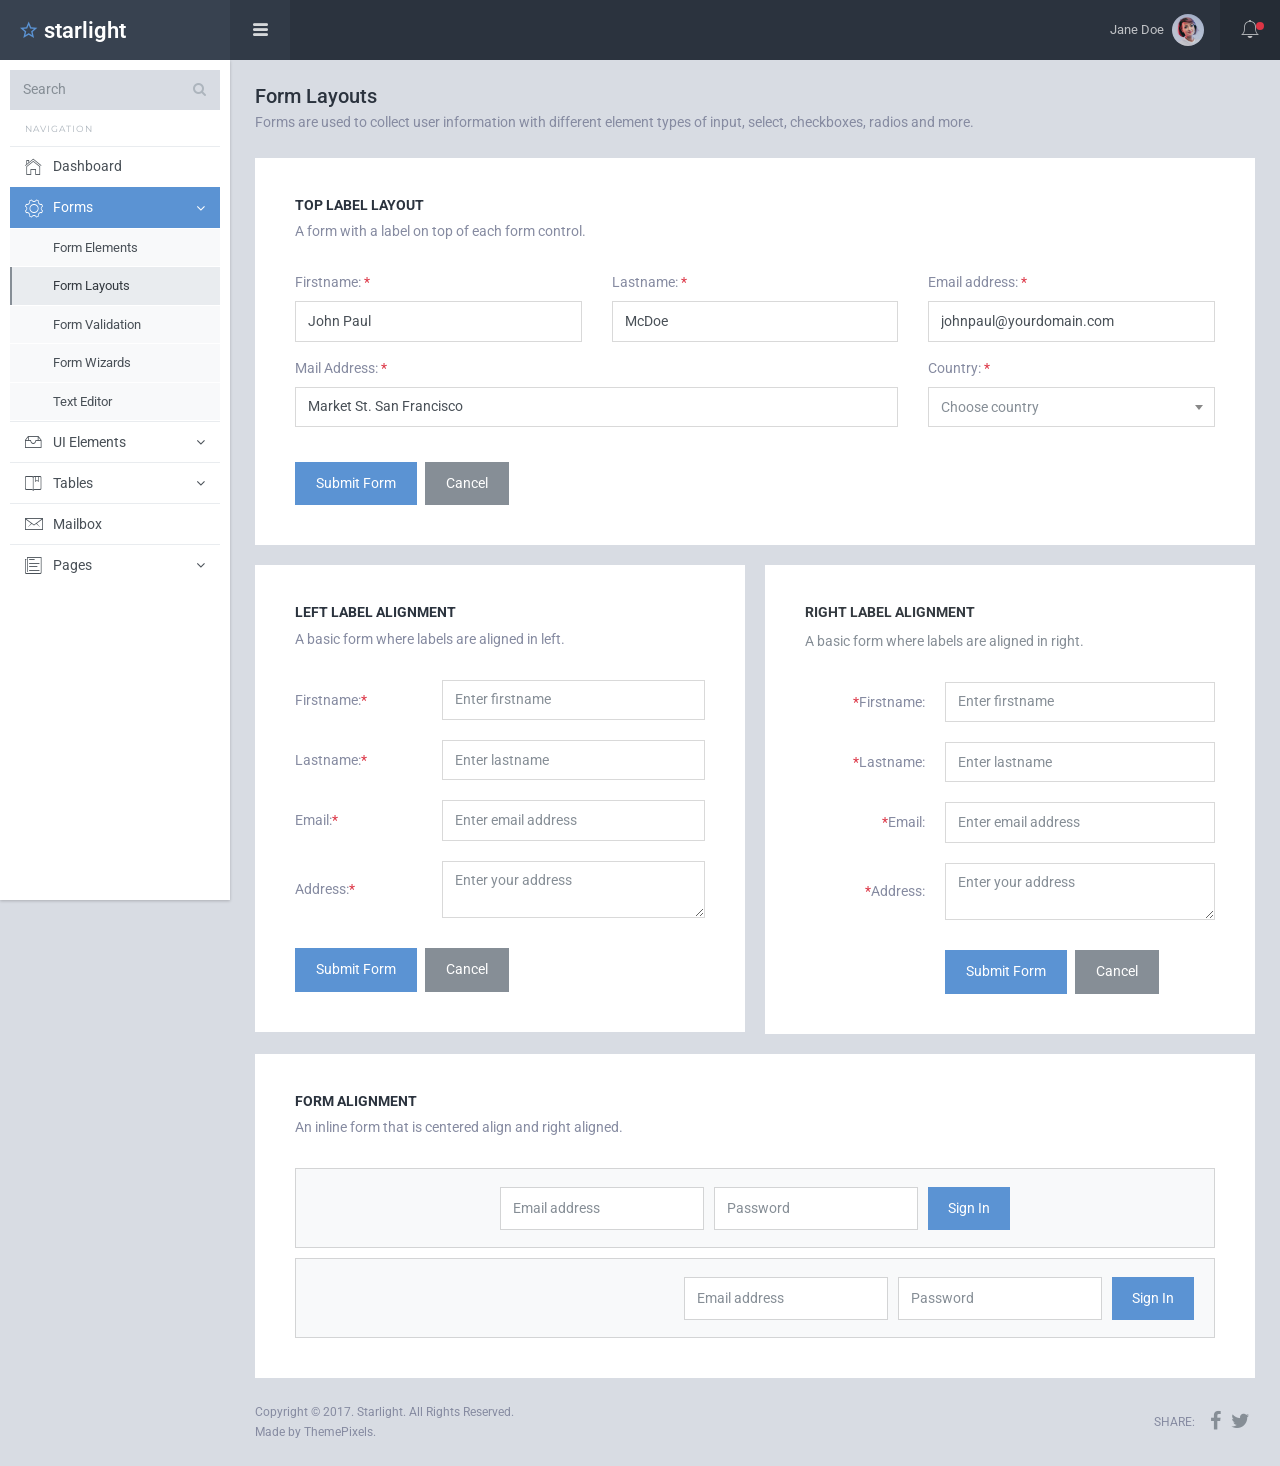
<file: public/app/form-layouts.html>
<!DOCTYPE html>
<html lang="en">
  <head>
    <!-- Required meta tags -->
    <meta charset="utf-8">
    

    <title>Форма: layouts</title>

    <!-- vendor css -->
    <link href="../lib/font-awesome/css/font-awesome.css" rel="stylesheet">
    <link href="../lib/Ionicons/css/ionicons.css" rel="stylesheet">
    <link href="../lib/perfect-scrollbar/css/perfect-scrollbar.css" rel="stylesheet">
    <link href="../lib/highlightjs/github.css" rel="stylesheet">
    <link href="../lib/select2/css/select2.min.css" rel="stylesheet">

    <!-- Starlight CSS -->
    <link rel="stylesheet" href="../css/starlight.css">
  </head>

  <body>

    <!-- ########## START: LEFT PANEL ########## -->
    <div class="sl-logo"><a href=""><i class="icon ion-android-star-outline"></i> starlight</a></div>
    <div class="sl-sideleft">
      <div class="input-group input-group-search">
        <input type="search" name="search" class="form-control" placeholder="Search">
        <span class="input-group-btn">
          <button class="btn"><i class="fa fa-search"></i></button>
        </span><!-- input-group-btn -->
      </div><!-- input-group -->

      <label class="sidebar-label">Navigation</label>
      <div class="sl-sideleft-menu">
        <a href="index.html" class="sl-menu-link">
          <div class="sl-menu-item">
            <i class="menu-item-icon icon ion-ios-home-outline tx-22"></i>
            <span class="menu-item-label">Dashboard</span>
          </div><!-- menu-item -->
        </a><!-- sl-menu-link -->
        
        
        <a href="#" class="sl-menu-link active show-sub">
          <div class="sl-menu-item">
            <i class="menu-item-icon icon ion-ios-gear-outline tx-24"></i>
            <span class="menu-item-label">Forms</span>
            <i class="menu-item-arrow fa fa-angle-down"></i>
          </div><!-- menu-item -->
        </a><!-- sl-menu-link -->
        <ul class="sl-menu-sub nav flex-column">
          <li class="nav-item"><a href="form-elements.html" class="nav-link">Form Elements</a></li>
          <li class="nav-item"><a href="form-layouts.html" class="nav-link active">Form Layouts</a></li>
          <li class="nav-item"><a href="form-validation.html" class="nav-link">Form Validation</a></li>
          <li class="nav-item"><a href="form-wizards.html" class="nav-link">Form Wizards</a></li>
          <li class="nav-item"><a href="form-editor-text.html" class="nav-link">Text Editor</a></li>
        </ul>
        <a href="#" class="sl-menu-link">
          <div class="sl-menu-item">
            <i class="menu-item-icon icon ion-ios-filing-outline tx-24"></i>
            <span class="menu-item-label">UI Elements</span>
            <i class="menu-item-arrow fa fa-angle-down"></i>
          </div><!-- menu-item -->
        </a><!-- sl-menu-link -->
        <ul class="sl-menu-sub nav flex-column">
         
          <li class="nav-item"><a href="cards.html" class="nav-link">Cards</a></li>
          <li class="nav-item"><a href="icons.html" class="nav-link">Icons</a></li>
          <li class="nav-item"><a href="spinners.html" class="nav-link">Spinners</a></li>

        </ul>
        <a href="#" class="sl-menu-link">
          <div class="sl-menu-item">
            <i class="menu-item-icon icon ion-ios-bookmarks-outline tx-20"></i>
            <span class="menu-item-label">Tables</span>
            <i class="menu-item-arrow fa fa-angle-down"></i>
          </div><!-- menu-item -->
        </a><!-- sl-menu-link -->
        <ul class="sl-menu-sub nav flex-column">
          <li class="nav-item"><a href="table-basic.html" class="nav-link">Basic Table</a></li>
          <li class="nav-item"><a href="table-datatable.html" class="nav-link">Data Table</a></li>
        </ul>
        
        
        <a href="mailbox.html" class="sl-menu-link">
          <div class="sl-menu-item">
            <i class="menu-item-icon icon ion-ios-email-outline tx-24"></i>
            <span class="menu-item-label">Mailbox</span>
          </div><!-- menu-item -->
        </a><!-- sl-menu-link -->
        <a href="#" class="sl-menu-link">
          <div class="sl-menu-item">
            <i class="menu-item-icon icon ion-ios-paper-outline tx-22"></i>
            <span class="menu-item-label">Pages</span>
            <i class="menu-item-arrow fa fa-angle-down"></i>
          </div><!-- menu-item -->
        </a><!-- sl-menu-link -->
        <ul class="sl-menu-sub nav flex-column">

          <li class="nav-item"><a href="page-signin.html" class="nav-link">Signin Page</a></li>
          <li class="nav-item"><a href="page-signup.html" class="nav-link">Signup Page</a></li>
          <li class="nav-item"><a href="page-notfound.html" class="nav-link">404 Page Not Found</a></li>
        </ul>
      </div><!-- sl-sideleft-menu -->

      <br>
    </div><!-- sl-sideleft -->
    <!-- ########## END: LEFT PANEL ########## -->

    <!-- ########## START: HEAD PANEL ########## -->
    <div class="sl-header">
      <div class="sl-header-left">
        <div class="navicon-left hidden-md-down"><a id="btnLeftMenu" href=""><i class="icon ion-navicon-round"></i></a></div>
        <div class="navicon-left hidden-lg-up"><a id="btnLeftMenuMobile" href=""><i class="icon ion-navicon-round"></i></a></div>
      </div><!-- sl-header-left -->
      <div class="sl-header-right">
        <nav class="nav">
          <div class="dropdown">
            <a href="" class="nav-link nav-link-profile" data-toggle="dropdown">
              <span class="logged-name">Jane<span class="hidden-md-down"> Doe</span></span>
              <img src="../img/img3.jpg" class="wd-32 rounded-circle" alt="">
            </a>
            <div class="dropdown-menu dropdown-menu-header wd-200">
              <ul class="list-unstyled user-profile-nav">
                <li><a href=""><i class="icon ion-ios-person-outline"></i> Edit Profile</a></li>
                <li><a href=""><i class="icon ion-ios-gear-outline"></i> Settings</a></li>
                <li><a href=""><i class="icon ion-ios-download-outline"></i> Downloads</a></li>
                <li><a href=""><i class="icon ion-ios-star-outline"></i> Favorites</a></li>
                <li><a href=""><i class="icon ion-ios-folder-outline"></i> Collections</a></li>
                <li><a href=""><i class="icon ion-power"></i> Sign Out</a></li>
              </ul>
            </div><!-- dropdown-menu -->
          </div><!-- dropdown -->
        </nav>
        <div class="navicon-right">
          <a id="btnRightMenu" href="" class="pos-relative">
            <i class="icon ion-ios-bell-outline"></i>
            <!-- start: if statement -->
            <span class="square-8 bg-danger"></span>
            <!-- end: if statement -->
          </a>
        </div><!-- navicon-right -->
      </div><!-- sl-header-right -->
    </div><!-- sl-header -->
    <!-- ########## END: HEAD PANEL ########## -->

    <!-- ########## START: RIGHT PANEL ########## -->
    <div class="sl-sideright">
      <ul class="nav nav-tabs nav-fill sidebar-tabs" role="tablist">
        <li class="nav-item">
          <a class="nav-link active" data-toggle="tab" role="tab" href="#messages">Messages (2)</a>
        </li>
        <li class="nav-item">
          <a class="nav-link" data-toggle="tab" role="tab" href="#notifications">Notifications (8)</a>
        </li>
      </ul><!-- sidebar-tabs -->

      <!-- Tab panes -->
      <div class="tab-content">
        <div class="tab-pane pos-absolute a-0 mg-t-60 active" id="messages" role="tabpanel">
          <div class="media-list">
            <!-- loop starts here -->
            <a href="" class="media-list-link">
              <div class="media">
                <img src="../img/img3.jpg" class="wd-40 rounded-circle" alt="">
                <div class="media-body">
                  <p class="mg-b-0 tx-medium tx-gray-800 tx-13">Donna Seay</p>
                  <span class="d-block tx-11 tx-gray-500">2 minutes ago</span>
                  <p class="tx-13 mg-t-10 mg-b-0">A wonderful serenity has taken possession of my entire soul, like these sweet mornings of spring.</p>
                </div>
              </div><!-- media -->
            </a>
            <!-- loop ends here -->
            <a href="" class="media-list-link">
              <div class="media">
                <img src="../img/img4.jpg" class="wd-40 rounded-circle" alt="">
                <div class="media-body">
                  <p class="mg-b-0 tx-medium tx-gray-800 tx-13">Samantha Francis</p>
                  <span class="d-block tx-11 tx-gray-500">3 hours ago</span>
                  <p class="tx-13 mg-t-10 mg-b-0">My entire soul, like these sweet mornings of spring.</p>
                </div>
              </div><!-- media -->
            </a>
            <a href="" class="media-list-link">
              <div class="media">
                <img src="../img/img7.jpg" class="wd-40 rounded-circle" alt="">
                <div class="media-body">
                  <p class="mg-b-0 tx-medium tx-gray-800 tx-13">Robert Walker</p>
                  <span class="d-block tx-11 tx-gray-500">5 hours ago</span>
                  <p class="tx-13 mg-t-10 mg-b-0">I should be incapable of drawing a single stroke at the present moment...</p>
                </div>
              </div><!-- media -->
            </a>
            <a href="" class="media-list-link">
              <div class="media">
                <img src="../img/img5.jpg" class="wd-40 rounded-circle" alt="">
                <div class="media-body">
                  <p class="mg-b-0 tx-medium tx-gray-800 tx-13">Larry Smith</p>
                  <span class="d-block tx-11 tx-gray-500">Yesterday, 8:34pm</span>

                  <p class="tx-13 mg-t-10 mg-b-0">When, while the lovely valley teems with vapour around me, and the meridian sun strikes...</p>
                </div>
              </div><!-- media -->
            </a>
            <a href="" class="media-list-link">
              <div class="media">
                <img src="../img/img3.jpg" class="wd-40 rounded-circle" alt="">
                <div class="media-body">
                  <p class="mg-b-0 tx-medium tx-gray-800 tx-13">Donna Seay</p>
                  <span class="d-block tx-11 tx-gray-500">Jan 23, 2:32am</span>
                  <p class="tx-13 mg-t-10 mg-b-0">A wonderful serenity has taken possession of my entire soul, like these sweet mornings of spring.</p>
                </div>
              </div><!-- media -->
            </a>
          </div><!-- media-list -->
          <div class="pd-15">
            <a href="" class="btn btn-secondary btn-block bd-0 rounded-0 tx-10 tx-uppercase tx-mont tx-medium tx-spacing-2">View More Messages</a>
          </div>
        </div><!-- #messages -->

        <div class="tab-pane pos-absolute a-0 mg-t-60 overflow-y-auto" id="notifications" role="tabpanel">
          <div class="media-list">
            <!-- loop starts here -->
            <a href="" class="media-list-link read">
              <div class="media pd-x-20 pd-y-15">
                <img src="../img/img8.jpg" class="wd-40 rounded-circle" alt="">
                <div class="media-body">
                  <p class="tx-13 mg-b-0 tx-gray-700"><strong class="tx-medium tx-gray-800">Suzzeth Bungaos</strong> tagged you and 18 others in a post.</p>
                  <span class="tx-12">October 03, 2017 8:45am</span>
                </div>
              </div><!-- media -->
            </a>
            <!-- loop ends here -->
            <a href="" class="media-list-link read">
              <div class="media pd-x-20 pd-y-15">
                <img src="../img/img9.jpg" class="wd-40 rounded-circle" alt="">
                <div class="media-body">
                  <p class="tx-13 mg-b-0 tx-gray-700"><strong class="tx-medium tx-gray-800">Mellisa Brown</strong> appreciated your work <strong class="tx-medium tx-gray-800">The Social Network</strong></p>
                  <span class="tx-12">October 02, 2017 12:44am</span>
                </div>
              </div><!-- media -->
            </a>
            <a href="" class="media-list-link read">
              <div class="media pd-x-20 pd-y-15">
                <img src="../img/img10.jpg" class="wd-40 rounded-circle" alt="">
                <div class="media-body">
                  <p class="tx-13 mg-b-0 tx-gray-700">20+ new items added are for sale in your <strong class="tx-medium tx-gray-800">Sale Group</strong></p>
                  <span class="tx-12">October 01, 2017 10:20pm</span>
                </div>
              </div><!-- media -->
            </a>
            <a href="" class="media-list-link read">
              <div class="media pd-x-20 pd-y-15">
                <img src="../img/img5.jpg" class="wd-40 rounded-circle" alt="">
                <div class="media-body">
                  <p class="tx-13 mg-b-0 tx-gray-700"><strong class="tx-medium tx-gray-800">Julius Erving</strong> wants to connect with you on your conversation with <strong class="tx-medium tx-gray-800">Ronnie Mara</strong></p>
                  <span class="tx-12">October 01, 2017 6:08pm</span>
                </div>
              </div><!-- media -->
            </a>
            <a href="" class="media-list-link read">
              <div class="media pd-x-20 pd-y-15">
                <img src="../img/img8.jpg" class="wd-40 rounded-circle" alt="">
                <div class="media-body">
                  <p class="tx-13 mg-b-0 tx-gray-700"><strong class="tx-medium tx-gray-800">Suzzeth Bungaos</strong> tagged you and 12 others in a post.</p>
                  <span class="tx-12">September 27, 2017 6:45am</span>
                </div>
              </div><!-- media -->
            </a>
            <a href="" class="media-list-link read">
              <div class="media pd-x-20 pd-y-15">
                <img src="../img/img10.jpg" class="wd-40 rounded-circle" alt="">
                <div class="media-body">
                  <p class="tx-13 mg-b-0 tx-gray-700">10+ new items added are for sale in your <strong class="tx-medium tx-gray-800">Sale Group</strong></p>
                  <span class="tx-12">September 28, 2017 11:30pm</span>
                </div>
              </div><!-- media -->
            </a>
            <a href="" class="media-list-link read">
              <div class="media pd-x-20 pd-y-15">
                <img src="../img/img9.jpg" class="wd-40 rounded-circle" alt="">
                <div class="media-body">
                  <p class="tx-13 mg-b-0 tx-gray-700"><strong class="tx-medium tx-gray-800">Mellisa Brown</strong> appreciated your work <strong class="tx-medium tx-gray-800">The Great Pyramid</strong></p>
                  <span class="tx-12">September 26, 2017 11:01am</span>
                </div>
              </div><!-- media -->
            </a>
            <a href="" class="media-list-link read">
              <div class="media pd-x-20 pd-y-15">
                <img src="../img/img5.jpg" class="wd-40 rounded-circle" alt="">
                <div class="media-body">
                  <p class="tx-13 mg-b-0 tx-gray-700"><strong class="tx-medium tx-gray-800">Julius Erving</strong> wants to connect with you on your conversation with <strong class="tx-medium tx-gray-800">Ronnie Mara</strong></p>
                  <span class="tx-12">September 23, 2017 9:19pm</span>
                </div>
              </div><!-- media -->
            </a>
          </div><!-- media-list -->
        </div><!-- #notifications -->

      </div><!-- tab-content -->
    </div><!-- sl-sideright -->
    <!-- ########## END: RIGHT PANEL ########## --->

    <!-- ########## START: MAIN PANEL ########## -->
    <div class="sl-mainpanel">


      <div class="sl-pagebody">
        <div class="sl-page-title">
          <h5>Form Layouts</h5>
          <p>Forms are used to collect user information with different element types of input, select, checkboxes, radios and more.</p>
        </div><!-- sl-page-title -->

        <div class="card pd-20 pd-sm-40">
          <h6 class="card-body-title">Top Label Layout</h6>
          <p class="mg-b-20 mg-sm-b-30">A form with a label on top of each form control.</p>

          <div class="form-layout">
            <div class="row mg-b-25">
              <div class="col-lg-4">
                <div class="form-group">
                  <label class="form-control-label">Firstname: <span class="tx-danger">*</span></label>
                  <input class="form-control" type="text" name="firstname" value="John Paul" placeholder="Enter firstname">
                </div>
              </div><!-- col-4 -->
              <div class="col-lg-4">
                <div class="form-group">
                  <label class="form-control-label">Lastname: <span class="tx-danger">*</span></label>
                  <input class="form-control" type="text" name="lastname" value="McDoe" placeholder="Enter lastname">
                </div>
              </div><!-- col-4 -->
              <div class="col-lg-4">
                <div class="form-group">
                  <label class="form-control-label">Email address: <span class="tx-danger">*</span></label>
                  <input class="form-control" type="text" name="email" value="johnpaul@yourdomain.com" placeholder="Enter email address">
                </div>
              </div><!-- col-4 -->
              <div class="col-lg-8">
                <div class="form-group mg-b-10-force">
                  <label class="form-control-label">Mail Address: <span class="tx-danger">*</span></label>
                  <input class="form-control" type="text" name="address" value="Market St. San Francisco" placeholder="Enter address">
                </div>
              </div><!-- col-8 -->
              <div class="col-lg-4">
                <div class="form-group mg-b-10-force">
                  <label class="form-control-label">Country: <span class="tx-danger">*</span></label>
                  <select class="form-control select2" data-placeholder="Choose country">
                    <option label="Choose country"></option>
                    <option value="USA">United States of America</option>
                    <option value="UK">United Kingdom</option>
                    <option value="China">China</option>
                    <option value="Japan">Japan</option>
                  </select>
                </div>
              </div><!-- col-4 -->
            </div><!-- row -->

            <div class="form-layout-footer">
              <button class="btn btn-info mg-r-5">Submit Form</button>
              <button class="btn btn-secondary">Cancel</button>
            </div><!-- form-layout-footer -->
          </div><!-- form-layout -->
        </div><!-- card -->

        <div class="row row-sm mg-t-20">
          <div class="col-xl-6">
            <div class="card pd-20 pd-sm-40 form-layout form-layout-4">
              <h6 class="card-body-title">Left Label Alignment</h6>
              <p class="mg-b-20 mg-sm-b-30">A basic form where labels are aligned in left.</p>
              <div class="row">
                <label class="col-sm-4 form-control-label">Firstname: <span class="tx-danger">*</span></label>
                <div class="col-sm-8 mg-t-10 mg-sm-t-0">
                  <input type="text" class="form-control" placeholder="Enter firstname">
                </div>
              </div><!-- row -->
              <div class="row mg-t-20">
                <label class="col-sm-4 form-control-label">Lastname: <span class="tx-danger">*</span></label>
                <div class="col-sm-8 mg-t-10 mg-sm-t-0">
                  <input type="text" class="form-control" placeholder="Enter lastname">
                </div>
              </div>
              <div class="row mg-t-20">
                <label class="col-sm-4 form-control-label">Email: <span class="tx-danger">*</span></label>
                <div class="col-sm-8 mg-t-10 mg-sm-t-0">
                  <input type="text" class="form-control" placeholder="Enter email address">
                </div>
              </div>
              <div class="row mg-t-20">
                <label class="col-sm-4 form-control-label">Address: <span class="tx-danger">*</span></label>
                <div class="col-sm-8 mg-t-10 mg-sm-t-0">
                  <textarea rows="2" class="form-control" placeholder="Enter your address"></textarea>
                </div>
              </div>
              <div class="form-layout-footer mg-t-30">
                <button class="btn btn-info mg-r-5">Submit Form</button>
                <button class="btn btn-secondary">Cancel</button>
              </div><!-- form-layout-footer -->
            </div><!-- card -->
          </div><!-- col-6 -->
          <div class="col-xl-6 mg-t-25 mg-xl-t-0">
            <div class="card pd-20 pd-sm-40 form-layout form-layout-5">
              <h6 class="tx-gray-800 tx-uppercase tx-bold tx-14 mg-b-10">Right Label Alignment</h6>
              <p class="mg-b-30 tx-gray-600">A basic form where labels are aligned in right.</p>
              <div class="row row-xs">
                <label class="col-sm-4 form-control-label"><span class="tx-danger">*</span> Firstname:</label>
                <div class="col-sm-8 mg-t-10 mg-sm-t-0">
                  <input type="text" class="form-control" placeholder="Enter firstname">
                </div>
              </div><!-- row -->
              <div class="row row-xs mg-t-20">
                <label class="col-sm-4 form-control-label"><span class="tx-danger">*</span> Lastname:</label>
                <div class="col-sm-8 mg-t-10 mg-sm-t-0">
                  <input type="text" class="form-control" placeholder="Enter lastname">
                </div>
              </div>
              <div class="row row-xs mg-t-20">
                <label class="col-sm-4 form-control-label"><span class="tx-danger">*</span> Email:</label>
                <div class="col-sm-8 mg-t-10 mg-sm-t-0">
                  <input type="text" class="form-control" placeholder="Enter email address">
                </div>
              </div>
              <div class="row row-xs mg-t-20">
                <label class="col-sm-4 form-control-label"><span class="tx-danger">*</span> Address:</label>
                <div class="col-sm-8 mg-t-10 mg-sm-t-0">
                  <textarea rows="2" class="form-control" placeholder="Enter your address"></textarea>
                </div>
              </div><!-- row -->
              <div class="row row-xs mg-t-30">
                <div class="col-sm-8 mg-l-auto">
                  <div class="form-layout-footer">
                    <button class="btn btn-info mg-r-5">Submit Form</button>
                    <button class="btn btn-secondary">Cancel</button>
                  </div><!-- form-layout-footer -->
                </div><!-- col-8 -->
              </div>
            </div><!-- card -->
          </div><!-- col-6 -->
        </div><!-- row -->

        <div class="card pd-20 pd-sm-40 mg-t-20">
          <h6 class="card-body-title">Form Alignment</h6>
          <p class="mg-b-20 mg-sm-b-30">An inline form that is centered align and right aligned.</p>

          <div class="d-flex align-items-center justify-content-center bg-gray-100 ht-md-80 bd pd-x-20">
            <div class="d-md-flex pd-y-20 pd-md-y-0">
              <input type="text" class="form-control" placeholder="Email address">
              <input type="password" class="form-control mg-md-l-10 mg-t-10 mg-md-t-0" placeholder="Password">
              <button class="btn btn-info pd-y-13 pd-x-20 bd-0 mg-md-l-10 mg-t-10 mg-md-t-0">Sign In</button>
            </div>
          </div><!-- d-flex -->

          <div class="d-flex align-items-center justify-content-end bg-gray-100 ht-md-80 bd pd-x-20 mg-t-10">
            <div class="d-md-flex pd-y-20 pd-md-y-0">
              <input type="text" class="form-control" placeholder="Email address">
              <input type="password" class="form-control mg-md-l-10 mg-t-10 mg-md-t-0" placeholder="Password">
              <button class="btn btn-info pd-y-13 pd-x-20 bd-0 mg-md-l-10 mg-t-10 mg-md-t-0">Sign In</button>
            </div>
          </div><!-- d-flex -->
        </div><!-- card -->

      </div><!-- sl-pagebody -->
      <footer class="sl-footer">
        <div class="footer-left">
          <div class="mg-b-2">Copyright &copy; 2017. Starlight. All Rights Reserved.</div>
          <div>Made by ThemePixels.</div>
        </div>
        <div class="footer-right d-flex align-items-center">
          <span class="tx-uppercase mg-r-10">Share:</span>
          <a target="_blank" class="pd-x-5" href="https://www.facebook.com/sharer/sharer.php?u=http%3A//themepixels.me/starlight"><i class="fa fa-facebook tx-20"></i></a>
          <a target="_blank" class="pd-x-5" href="https://twitter.com/home?status=Starlight,%20your%20best%20choice%20for%20premium%20quality%20admin%20template%20from%20Bootstrap.%20Get%20it%20now%20at%20http%3A//themepixels.me/starlight"><i class="fa fa-twitter tx-20"></i></a>
        </div>
      </footer>
    </div><!-- sl-mainpanel -->
    <!-- ########## END: MAIN PANEL ########## -->

    <script src="../lib/jquery/jquery.js"></script>
    <script src="../lib/popper.js/popper.js"></script>
    <script src="../lib/bootstrap/bootstrap.js"></script>
    <script src="../lib/jquery-ui/jquery-ui.js"></script>
    <script src="../lib/perfect-scrollbar/js/perfect-scrollbar.jquery.js"></script>
    <script src="../lib/highlightjs/highlight.pack.js"></script>
    <script src="../lib/select2/js/select2.min.js"></script>

    <script src="../js/starlight.js"></script>
    <script>
      $(function(){
        'use strict';

        $('.select2').select2({
          minimumResultsForSearch: Infinity
        });
      })
    </script>
  </body>
</html>
</file>
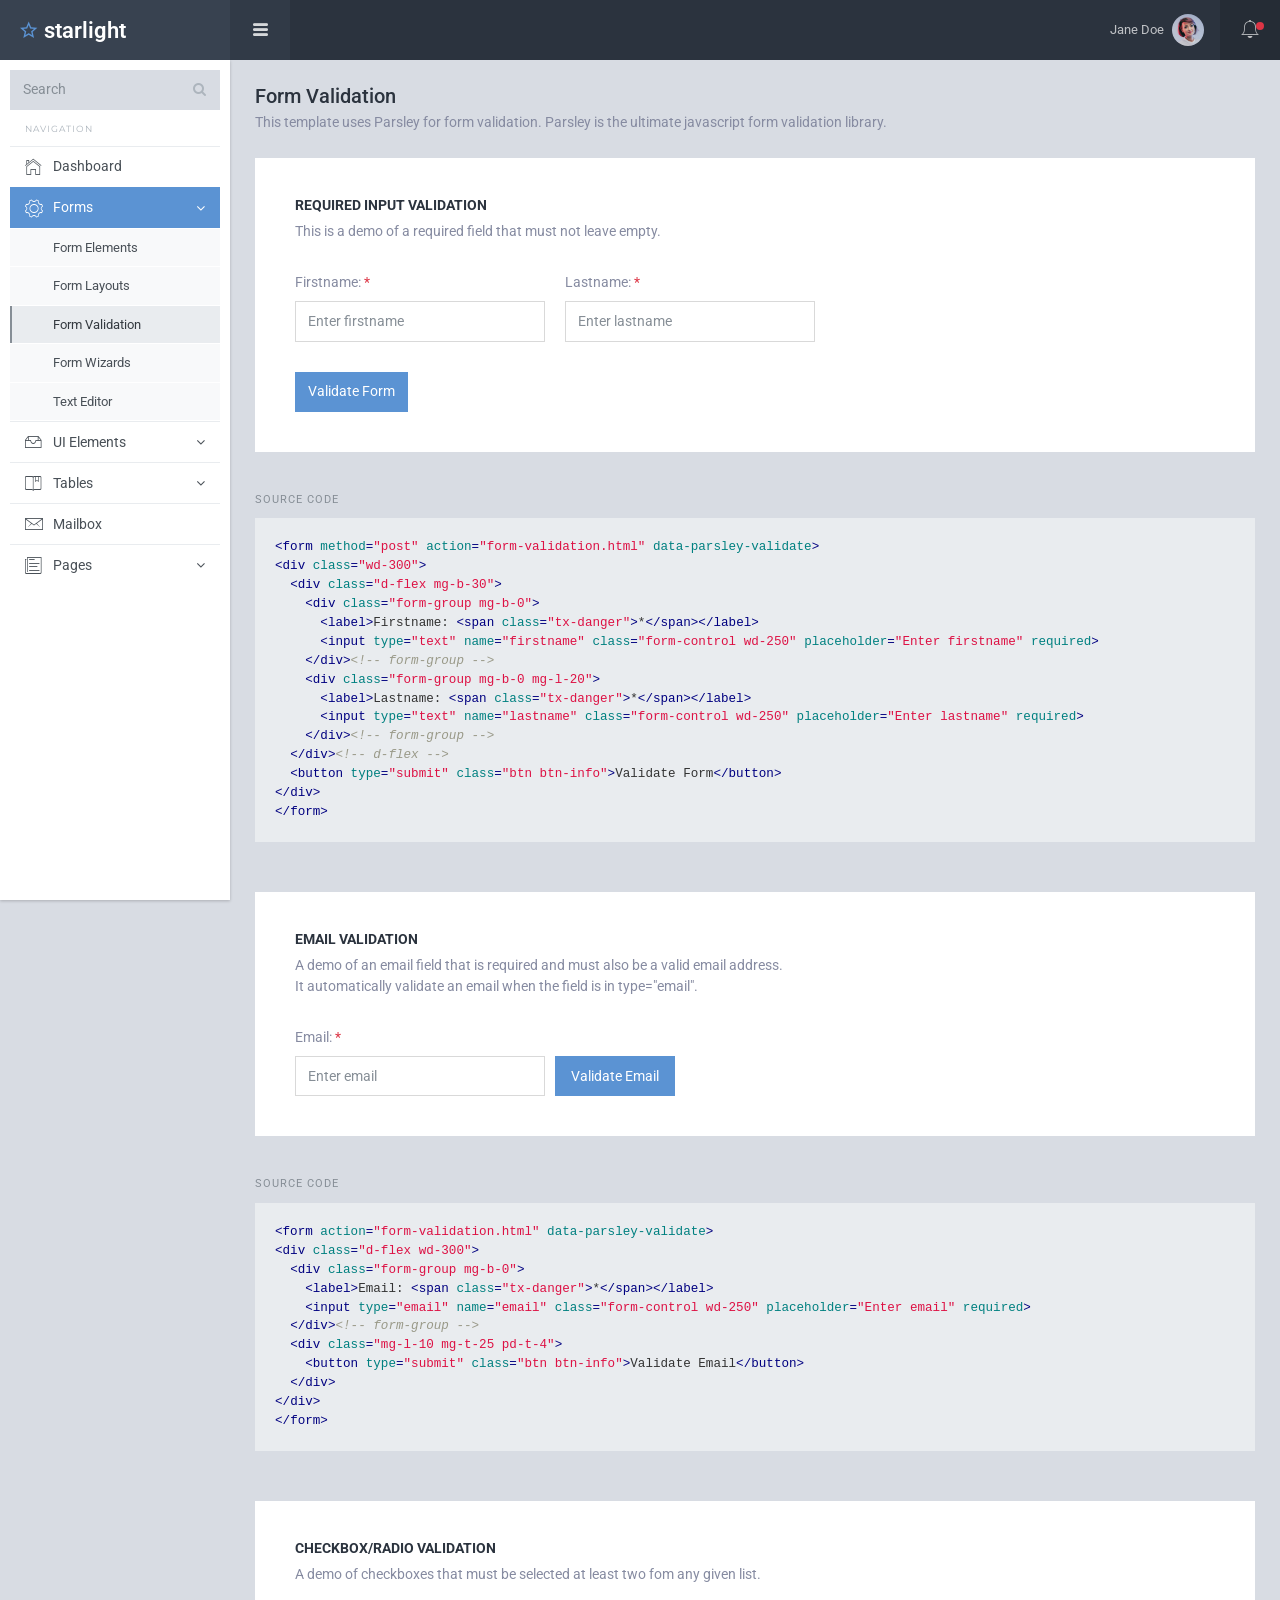
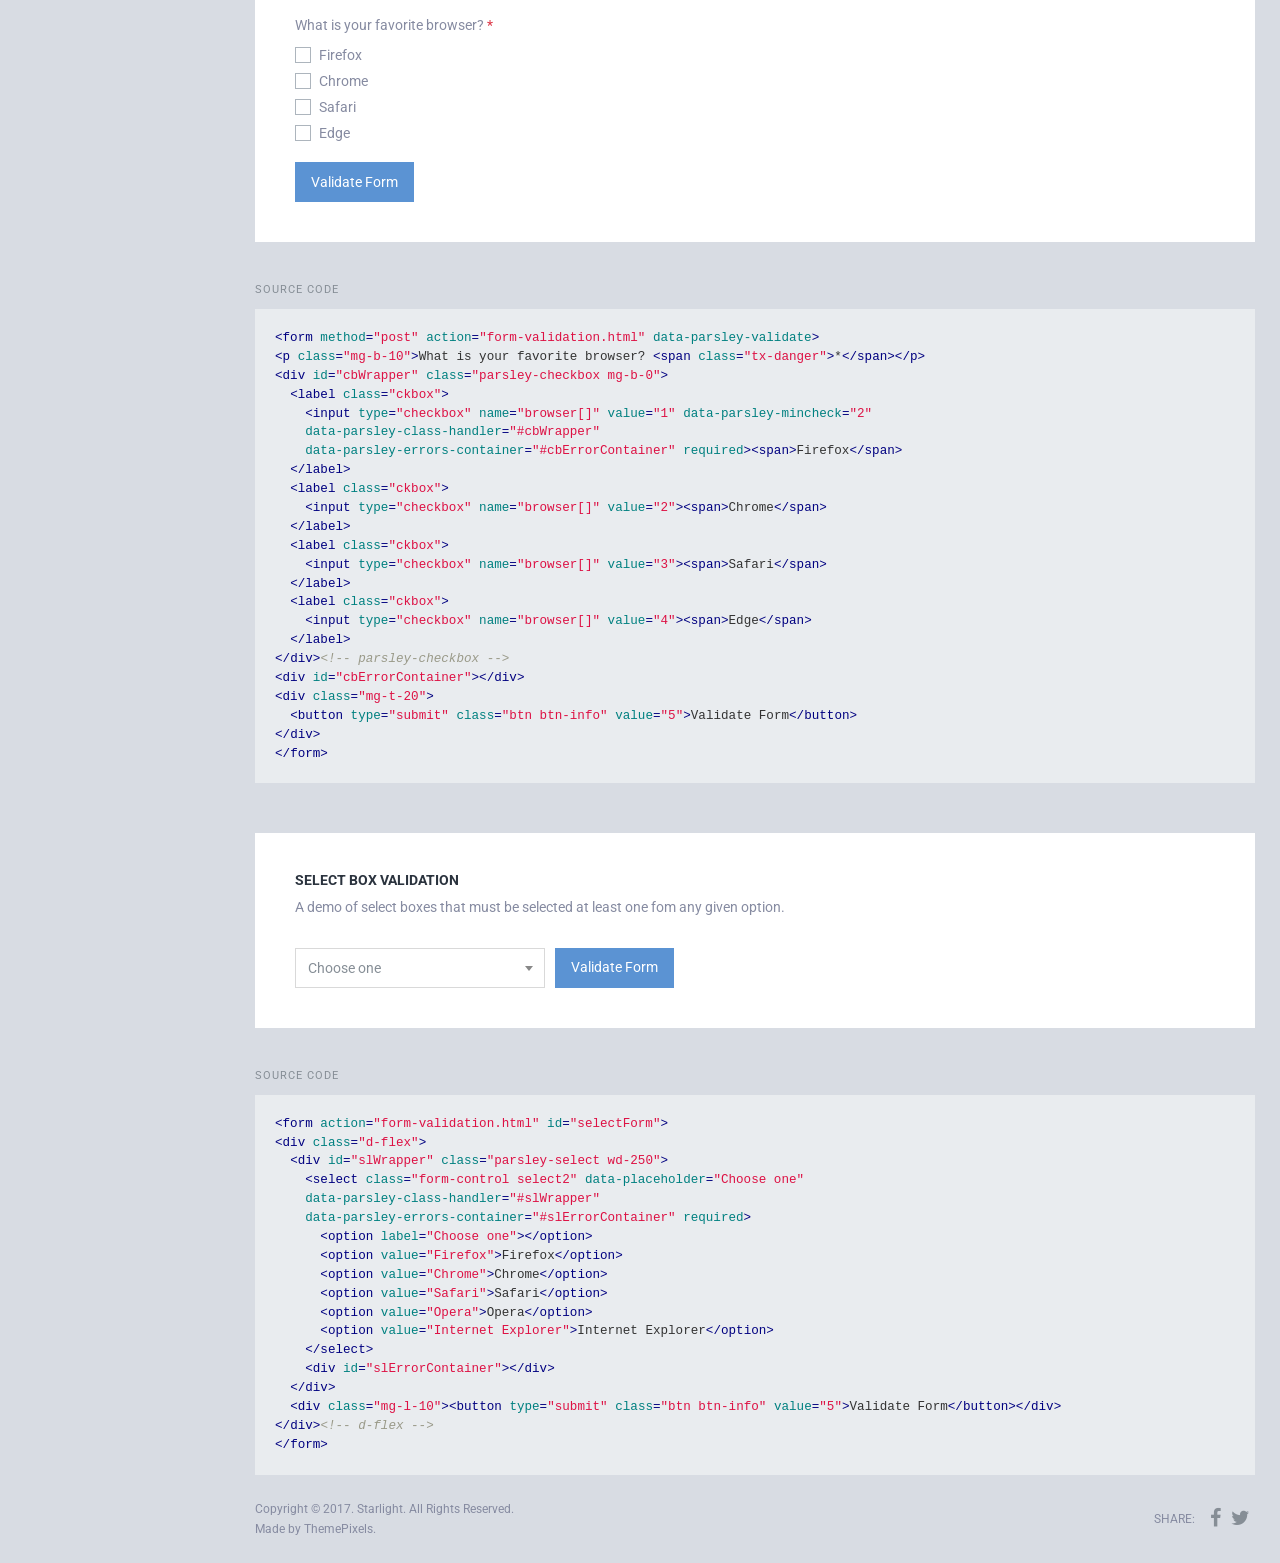
<file: public/app/form-validation.html>
<!DOCTYPE html>
<html lang="en">
  <head>
    <!-- Required meta tags -->
    <meta charset="utf-8">

    <title>Форма: валидация</title>

    <!-- vendor css -->
    <link href="../lib/font-awesome/css/font-awesome.css" rel="stylesheet">
    <link href="../lib/Ionicons/css/ionicons.css" rel="stylesheet">
    <link href="../lib/perfect-scrollbar/css/perfect-scrollbar.css" rel="stylesheet">
    <link href="../lib/highlightjs/github.css" rel="stylesheet">
    <link href="../lib/select2/css/select2.min.css" rel="stylesheet">

    <!-- Starlight CSS -->
    <link rel="stylesheet" href="../css/starlight.css">
  </head>

  <body>

    <!-- ########## START: LEFT PANEL ########## -->
    <div class="sl-logo"><a href=""><i class="icon ion-android-star-outline"></i> starlight</a></div>
    <div class="sl-sideleft">
      <div class="input-group input-group-search">
        <input type="search" name="search" class="form-control" placeholder="Search">
        <span class="input-group-btn">
          <button class="btn"><i class="fa fa-search"></i></button>
        </span><!-- input-group-btn -->
      </div><!-- input-group -->

      <label class="sidebar-label">Navigation</label>
      <div class="sl-sideleft-menu">
        <a href="index.html" class="sl-menu-link">
          <div class="sl-menu-item">
            <i class="menu-item-icon icon ion-ios-home-outline tx-22"></i>
            <span class="menu-item-label">Dashboard</span>
          </div><!-- menu-item -->
        </a><!-- sl-menu-link -->
       
        
        <a href="#" class="sl-menu-link active show-sub">
          <div class="sl-menu-item">
            <i class="menu-item-icon icon ion-ios-gear-outline tx-24"></i>
            <span class="menu-item-label">Forms</span>
            <i class="menu-item-arrow fa fa-angle-down"></i>
          </div><!-- menu-item -->
        </a><!-- sl-menu-link -->
        <ul class="sl-menu-sub nav flex-column">
          <li class="nav-item"><a href="form-elements.html" class="nav-link">Form Elements</a></li>
          <li class="nav-item"><a href="form-layouts.html" class="nav-link">Form Layouts</a></li>
          <li class="nav-item"><a href="form-validation.html" class="nav-link active">Form Validation</a></li>
          <li class="nav-item"><a href="form-wizards.html" class="nav-link">Form Wizards</a></li>
          <li class="nav-item"><a href="form-editor-text.html" class="nav-link">Text Editor</a></li>
        </ul>
        <a href="#" class="sl-menu-link">
          <div class="sl-menu-item">
            <i class="menu-item-icon icon ion-ios-filing-outline tx-24"></i>
            <span class="menu-item-label">UI Elements</span>
            <i class="menu-item-arrow fa fa-angle-down"></i>
          </div><!-- menu-item -->
        </a><!-- sl-menu-link -->
        <ul class="sl-menu-sub nav flex-column">

          <li class="nav-item"><a href="cards.html" class="nav-link">Cards</a></li>
          <li class="nav-item"><a href="icons.html" class="nav-link">Icons</a></li>        
          <li class="nav-item"><a href="spinners.html" class="nav-link">Spinners</a></li>

        </ul>
        <a href="#" class="sl-menu-link">
          <div class="sl-menu-item">
            <i class="menu-item-icon icon ion-ios-bookmarks-outline tx-20"></i>
            <span class="menu-item-label">Tables</span>
            <i class="menu-item-arrow fa fa-angle-down"></i>
          </div><!-- menu-item -->
        </a><!-- sl-menu-link -->
        <ul class="sl-menu-sub nav flex-column">
          <li class="nav-item"><a href="table-basic.html" class="nav-link">Basic Table</a></li>
          <li class="nav-item"><a href="table-datatable.html" class="nav-link">Data Table</a></li>
        </ul>
       
        <a href="mailbox.html" class="sl-menu-link">
          <div class="sl-menu-item">
            <i class="menu-item-icon icon ion-ios-email-outline tx-24"></i>
            <span class="menu-item-label">Mailbox</span>
          </div><!-- menu-item -->
        </a><!-- sl-menu-link -->
        <a href="#" class="sl-menu-link">
          <div class="sl-menu-item">
            <i class="menu-item-icon icon ion-ios-paper-outline tx-22"></i>
            <span class="menu-item-label">Pages</span>
            <i class="menu-item-arrow fa fa-angle-down"></i>
          </div><!-- menu-item -->
        </a><!-- sl-menu-link -->
        <ul class="sl-menu-sub nav flex-column">

          <li class="nav-item"><a href="page-signin.html" class="nav-link">Signin Page</a></li>
          <li class="nav-item"><a href="page-signup.html" class="nav-link">Signup Page</a></li>
          <li class="nav-item"><a href="page-notfound.html" class="nav-link">404 Page Not Found</a></li>
        </ul>
      </div><!-- sl-sideleft-menu -->

      <br>
    </div><!-- sl-sideleft -->
    <!-- ########## END: LEFT PANEL ########## -->

    <!-- ########## START: HEAD PANEL ########## -->
    <div class="sl-header">
      <div class="sl-header-left">
        <div class="navicon-left hidden-md-down"><a id="btnLeftMenu" href=""><i class="icon ion-navicon-round"></i></a></div>
        <div class="navicon-left hidden-lg-up"><a id="btnLeftMenuMobile" href=""><i class="icon ion-navicon-round"></i></a></div>
      </div><!-- sl-header-left -->
      <div class="sl-header-right">
        <nav class="nav">
          <div class="dropdown">
            <a href="" class="nav-link nav-link-profile" data-toggle="dropdown">
              <span class="logged-name">Jane<span class="hidden-md-down"> Doe</span></span>
              <img src="../img/img3.jpg" class="wd-32 rounded-circle" alt="">
            </a>
            <div class="dropdown-menu dropdown-menu-header wd-200">
              <ul class="list-unstyled user-profile-nav">
                <li><a href=""><i class="icon ion-ios-person-outline"></i> Edit Profile</a></li>
                <li><a href=""><i class="icon ion-ios-gear-outline"></i> Settings</a></li>
                <li><a href=""><i class="icon ion-ios-download-outline"></i> Downloads</a></li>
                <li><a href=""><i class="icon ion-ios-star-outline"></i> Favorites</a></li>
                <li><a href=""><i class="icon ion-ios-folder-outline"></i> Collections</a></li>
                <li><a href=""><i class="icon ion-power"></i> Sign Out</a></li>
              </ul>
            </div><!-- dropdown-menu -->
          </div><!-- dropdown -->
        </nav>
        <div class="navicon-right">
          <a id="btnRightMenu" href="" class="pos-relative">
            <i class="icon ion-ios-bell-outline"></i>
            <!-- start: if statement -->
            <span class="square-8 bg-danger"></span>
            <!-- end: if statement -->
          </a>
        </div><!-- navicon-right -->
      </div><!-- sl-header-right -->
    </div><!-- sl-header -->
    <!-- ########## END: HEAD PANEL ########## -->

    <!-- ########## START: RIGHT PANEL ########## -->
    <div class="sl-sideright">
      <ul class="nav nav-tabs nav-fill sidebar-tabs" role="tablist">
        <li class="nav-item">
          <a class="nav-link active" data-toggle="tab" role="tab" href="#messages">Messages (2)</a>
        </li>
        <li class="nav-item">
          <a class="nav-link" data-toggle="tab" role="tab" href="#notifications">Notifications (8)</a>
        </li>
      </ul><!-- sidebar-tabs -->

      <!-- Tab panes -->
      <div class="tab-content">
        <div class="tab-pane pos-absolute a-0 mg-t-60 active" id="messages" role="tabpanel">
          <div class="media-list">
            <!-- loop starts here -->
            <a href="" class="media-list-link">
              <div class="media">
                <img src="../img/img3.jpg" class="wd-40 rounded-circle" alt="">
                <div class="media-body">
                  <p class="mg-b-0 tx-medium tx-gray-800 tx-13">Donna Seay</p>
                  <span class="d-block tx-11 tx-gray-500">2 minutes ago</span>
                  <p class="tx-13 mg-t-10 mg-b-0">A wonderful serenity has taken possession of my entire soul, like these sweet mornings of spring.</p>
                </div>
              </div><!-- media -->
            </a>
            <!-- loop ends here -->
            <a href="" class="media-list-link">
              <div class="media">
                <img src="../img/img4.jpg" class="wd-40 rounded-circle" alt="">
                <div class="media-body">
                  <p class="mg-b-0 tx-medium tx-gray-800 tx-13">Samantha Francis</p>
                  <span class="d-block tx-11 tx-gray-500">3 hours ago</span>
                  <p class="tx-13 mg-t-10 mg-b-0">My entire soul, like these sweet mornings of spring.</p>
                </div>
              </div><!-- media -->
            </a>
            <a href="" class="media-list-link">
              <div class="media">
                <img src="../img/img7.jpg" class="wd-40 rounded-circle" alt="">
                <div class="media-body">
                  <p class="mg-b-0 tx-medium tx-gray-800 tx-13">Robert Walker</p>
                  <span class="d-block tx-11 tx-gray-500">5 hours ago</span>
                  <p class="tx-13 mg-t-10 mg-b-0">I should be incapable of drawing a single stroke at the present moment...</p>
                </div>
              </div><!-- media -->
            </a>
            <a href="" class="media-list-link">
              <div class="media">
                <img src="../img/img5.jpg" class="wd-40 rounded-circle" alt="">
                <div class="media-body">
                  <p class="mg-b-0 tx-medium tx-gray-800 tx-13">Larry Smith</p>
                  <span class="d-block tx-11 tx-gray-500">Yesterday, 8:34pm</span>

                  <p class="tx-13 mg-t-10 mg-b-0">When, while the lovely valley teems with vapour around me, and the meridian sun strikes...</p>
                </div>
              </div><!-- media -->
            </a>
            <a href="" class="media-list-link">
              <div class="media">
                <img src="../img/img3.jpg" class="wd-40 rounded-circle" alt="">
                <div class="media-body">
                  <p class="mg-b-0 tx-medium tx-gray-800 tx-13">Donna Seay</p>
                  <span class="d-block tx-11 tx-gray-500">Jan 23, 2:32am</span>
                  <p class="tx-13 mg-t-10 mg-b-0">A wonderful serenity has taken possession of my entire soul, like these sweet mornings of spring.</p>
                </div>
              </div><!-- media -->
            </a>
          </div><!-- media-list -->
          <div class="pd-15">
            <a href="" class="btn btn-secondary btn-block bd-0 rounded-0 tx-10 tx-uppercase tx-mont tx-medium tx-spacing-2">View More Messages</a>
          </div>
        </div><!-- #messages -->

        <div class="tab-pane pos-absolute a-0 mg-t-60 overflow-y-auto" id="notifications" role="tabpanel">
          <div class="media-list">
            <!-- loop starts here -->
            <a href="" class="media-list-link read">
              <div class="media pd-x-20 pd-y-15">
                <img src="../img/img8.jpg" class="wd-40 rounded-circle" alt="">
                <div class="media-body">
                  <p class="tx-13 mg-b-0 tx-gray-700"><strong class="tx-medium tx-gray-800">Suzzeth Bungaos</strong> tagged you and 18 others in a post.</p>
                  <span class="tx-12">October 03, 2017 8:45am</span>
                </div>
              </div><!-- media -->
            </a>
            <!-- loop ends here -->
            <a href="" class="media-list-link read">
              <div class="media pd-x-20 pd-y-15">
                <img src="../img/img9.jpg" class="wd-40 rounded-circle" alt="">
                <div class="media-body">
                  <p class="tx-13 mg-b-0 tx-gray-700"><strong class="tx-medium tx-gray-800">Mellisa Brown</strong> appreciated your work <strong class="tx-medium tx-gray-800">The Social Network</strong></p>
                  <span class="tx-12">October 02, 2017 12:44am</span>
                </div>
              </div><!-- media -->
            </a>
            <a href="" class="media-list-link read">
              <div class="media pd-x-20 pd-y-15">
                <img src="../img/img10.jpg" class="wd-40 rounded-circle" alt="">
                <div class="media-body">
                  <p class="tx-13 mg-b-0 tx-gray-700">20+ new items added are for sale in your <strong class="tx-medium tx-gray-800">Sale Group</strong></p>
                  <span class="tx-12">October 01, 2017 10:20pm</span>
                </div>
              </div><!-- media -->
            </a>
            <a href="" class="media-list-link read">
              <div class="media pd-x-20 pd-y-15">
                <img src="../img/img5.jpg" class="wd-40 rounded-circle" alt="">
                <div class="media-body">
                  <p class="tx-13 mg-b-0 tx-gray-700"><strong class="tx-medium tx-gray-800">Julius Erving</strong> wants to connect with you on your conversation with <strong class="tx-medium tx-gray-800">Ronnie Mara</strong></p>
                  <span class="tx-12">October 01, 2017 6:08pm</span>
                </div>
              </div><!-- media -->
            </a>
            <a href="" class="media-list-link read">
              <div class="media pd-x-20 pd-y-15">
                <img src="../img/img8.jpg" class="wd-40 rounded-circle" alt="">
                <div class="media-body">
                  <p class="tx-13 mg-b-0 tx-gray-700"><strong class="tx-medium tx-gray-800">Suzzeth Bungaos</strong> tagged you and 12 others in a post.</p>
                  <span class="tx-12">September 27, 2017 6:45am</span>
                </div>
              </div><!-- media -->
            </a>
            <a href="" class="media-list-link read">
              <div class="media pd-x-20 pd-y-15">
                <img src="../img/img10.jpg" class="wd-40 rounded-circle" alt="">
                <div class="media-body">
                  <p class="tx-13 mg-b-0 tx-gray-700">10+ new items added are for sale in your <strong class="tx-medium tx-gray-800">Sale Group</strong></p>
                  <span class="tx-12">September 28, 2017 11:30pm</span>
                </div>
              </div><!-- media -->
            </a>
            <a href="" class="media-list-link read">
              <div class="media pd-x-20 pd-y-15">
                <img src="../img/img9.jpg" class="wd-40 rounded-circle" alt="">
                <div class="media-body">
                  <p class="tx-13 mg-b-0 tx-gray-700"><strong class="tx-medium tx-gray-800">Mellisa Brown</strong> appreciated your work <strong class="tx-medium tx-gray-800">The Great Pyramid</strong></p>
                  <span class="tx-12">September 26, 2017 11:01am</span>
                </div>
              </div><!-- media -->
            </a>
            <a href="" class="media-list-link read">
              <div class="media pd-x-20 pd-y-15">
                <img src="../img/img5.jpg" class="wd-40 rounded-circle" alt="">
                <div class="media-body">
                  <p class="tx-13 mg-b-0 tx-gray-700"><strong class="tx-medium tx-gray-800">Julius Erving</strong> wants to connect with you on your conversation with <strong class="tx-medium tx-gray-800">Ronnie Mara</strong></p>
                  <span class="tx-12">September 23, 2017 9:19pm</span>
                </div>
              </div><!-- media -->
            </a>
          </div><!-- media-list -->
        </div><!-- #notifications -->

      </div><!-- tab-content -->
    </div><!-- sl-sideright -->
    <!-- ########## END: RIGHT PANEL ########## --->

    <!-- ########## START: MAIN PANEL ########## -->
    <div class="sl-mainpanel">


      <div class="sl-pagebody">
        <div class="sl-page-title">
          <h5>Form Validation</h5>
          <p>This template uses Parsley for form validation. Parsley is the ultimate javascript form validation library.</p>
        </div><!-- sl-page-title -->

        <div class="card pd-20 pd-sm-40">
          <h6 class="card-body-title">Required Input Validation</h6>
          <p class="mg-b-20 mg-sm-b-30">This is a demo of a required field that must not leave empty.</p>

          <form action="form-validation.html" data-parsley-validate>
            <div class="wd-300">
              <div class="d-md-flex mg-b-30">
                <div class="form-group mg-b-0">
                  <label>Firstname: <span class="tx-danger">*</span></label>
                  <input type="text" name="firstname" class="form-control wd-200 wd-sm-250" placeholder="Enter firstname" required>
                </div><!-- form-group -->
                <div class="form-group mg-b-0 mg-md-l-20 mg-t-20 mg-md-t-0">
                  <label>Lastname: <span class="tx-danger">*</span></label>
                  <input type="text" name="lastname" class="form-control wd-200 wd-sm-250" placeholder="Enter lastname" required>
                </div><!-- form-group -->
              </div><!-- d-flex -->
              <button type="submit" class="btn btn-info">Validate Form</button>
            </div>
          </form>
        </div><!-- card -->

        <p class="tx-11 tx-uppercase tx-spacing-2 mg-t-40 mg-b-10 tx-gray-600">Source Code</p>
        <pre><code class="html pd-20">&lt;form method=&quot;post&quot; action=&quot;form-validation.html&quot; data-parsley-validate&gt;
&lt;div class=&quot;wd-300&quot;&gt;
  &lt;div class=&quot;d-flex mg-b-30&quot;&gt;
    &lt;div class=&quot;form-group mg-b-0&quot;&gt;
      &lt;label&gt;Firstname: &lt;span class=&quot;tx-danger&quot;&gt;*&lt;/span&gt;&lt;/label&gt;
      &lt;input type=&quot;text&quot; name=&quot;firstname&quot; class=&quot;form-control wd-250&quot; placeholder=&quot;Enter firstname&quot; required&gt;
    &lt;/div&gt;&lt;!-- form-group --&gt;
    &lt;div class=&quot;form-group mg-b-0 mg-l-20&quot;&gt;
      &lt;label&gt;Lastname: &lt;span class=&quot;tx-danger&quot;&gt;*&lt;/span&gt;&lt;/label&gt;
      &lt;input type=&quot;text&quot; name=&quot;lastname&quot; class=&quot;form-control wd-250&quot; placeholder=&quot;Enter lastname&quot; required&gt;
    &lt;/div&gt;&lt;!-- form-group --&gt;
  &lt;/div&gt;&lt;!-- d-flex --&gt;
  &lt;button type=&quot;submit&quot; class=&quot;btn btn-info&quot;&gt;Validate Form&lt;/button&gt;
&lt;/div&gt;
&lt;/form&gt;</code></pre>

        <div class="card pd-20 pd-sm-40 mg-t-50">
          <h6 class="card-body-title">Email Validation</h6>
          <p class="mg-b-20 mg-sm-b-30">A demo of an email field that is required and must also be a valid email address.<br>It automatically validate an email when the field is in type="email".</p>

          <form action="form-validation.html" data-parsley-validate>
            <div class="d-sm-flex wd-sm-300">
              <div class="form-group mg-b-0">
                <label>Email: <span class="tx-danger">*</span></label>
                <input type="email" name="email" class="form-control wd-200 wd-xs-250" placeholder="Enter email" required>
              </div><!-- form-group -->
              <div class="mg-sm-l-10 mg-t-10 mg-sm-t-25 pd-t-4">
                <button type="submit" class="btn btn-info pd-x-15">Validate Email</button>
              </div>
            </div>
          </form>
        </div><!-- card -->

        <p class="tx-11 tx-uppercase tx-spacing-2 mg-t-40 mg-b-10 tx-gray-600">Source Code</p>
        <pre><code class="html pd-20">&lt;form action=&quot;form-validation.html&quot; data-parsley-validate&gt;
&lt;div class=&quot;d-flex wd-300&quot;&gt;
  &lt;div class=&quot;form-group mg-b-0&quot;&gt;
    &lt;label&gt;Email: &lt;span class=&quot;tx-danger&quot;&gt;*&lt;/span&gt;&lt;/label&gt;
    &lt;input type=&quot;email&quot; name=&quot;email&quot; class=&quot;form-control wd-250&quot; placeholder=&quot;Enter email&quot; required&gt;
  &lt;/div&gt;&lt;!-- form-group --&gt;
  &lt;div class=&quot;mg-l-10 mg-t-25 pd-t-4&quot;&gt;
    &lt;button type=&quot;submit&quot; class=&quot;btn btn-info&quot;&gt;Validate Email&lt;/button&gt;
  &lt;/div&gt;
&lt;/div&gt;
&lt;/form&gt;</code></pre>

        <div class="card pd-20 pd-sm-40 mg-t-50">
          <h6 class="card-body-title">Checkbox/Radio Validation</h6>
          <p class="mg-b-20 mg-sm-b-30">A demo of checkboxes that must be selected at least two fom any given list.</p>

          <form action="form-validation.html" data-parsley-validate>
            <p class="mg-b-10">What is your favorite browser? <span class="tx-danger">*</span></p>
            <div id="cbWrapper" class="parsley-checkbox">
              <label class="ckbox">
                <input type="checkbox" name="browser[]" value="1" data-parsley-mincheck="2" data-parsley-class-handler="#cbWrapper" data-parsley-errors-container="#cbErrorContainer" required><span>Firefox</span>
              </label>
              <label class="ckbox">
                <input type="checkbox" name="browser[]" value="2"><span>Chrome</span>
              </label>
              <label class="ckbox">
                <input type="checkbox" name="browser[]" value="3"><span>Safari</span>
              </label>
              <label class="ckbox">
                <input type="checkbox" name="browser[]" value="4"><span>Edge</span>
              </label>
            </div><!-- form-group -->
            <div id="cbErrorContainer"></div>
            <div class="mg-t-20">
              <button type="submit" class="btn btn-info pd-x-15" value="5">Validate Form</button>
            </div>
          </form>
        </div><!-- card -->

        <p class="tx-11 tx-uppercase tx-spacing-2 mg-t-40 mg-b-10 tx-gray-600">Source Code</p>
        <pre><code class="html pd-20">&lt;form method=&quot;post&quot; action=&quot;form-validation.html&quot; data-parsley-validate&gt;
&lt;p class=&quot;mg-b-10&quot;&gt;What is your favorite browser? &lt;span class=&quot;tx-danger&quot;&gt;*&lt;/span&gt;&lt;/p&gt;
&lt;div id=&quot;cbWrapper&quot; class=&quot;parsley-checkbox mg-b-0&quot;&gt;
  &lt;label class=&quot;ckbox&quot;&gt;
    &lt;input type=&quot;checkbox&quot; name=&quot;browser[]&quot; value=&quot;1&quot; data-parsley-mincheck=&quot;2&quot;
    data-parsley-class-handler=&quot;#cbWrapper&quot;
    data-parsley-errors-container=&quot;#cbErrorContainer&quot; required&gt;&lt;span&gt;Firefox&lt;/span&gt;
  &lt;/label&gt;
  &lt;label class=&quot;ckbox&quot;&gt;
    &lt;input type=&quot;checkbox&quot; name=&quot;browser[]&quot; value=&quot;2&quot;&gt;&lt;span&gt;Chrome&lt;/span&gt;
  &lt;/label&gt;
  &lt;label class=&quot;ckbox&quot;&gt;
    &lt;input type=&quot;checkbox&quot; name=&quot;browser[]&quot; value=&quot;3&quot;&gt;&lt;span&gt;Safari&lt;/span&gt;
  &lt;/label&gt;
  &lt;label class=&quot;ckbox&quot;&gt;
    &lt;input type=&quot;checkbox&quot; name=&quot;browser[]&quot; value=&quot;4&quot;&gt;&lt;span&gt;Edge&lt;/span&gt;
  &lt;/label&gt;
&lt;/div&gt;&lt;!-- parsley-checkbox --&gt;
&lt;div id=&quot;cbErrorContainer&quot;&gt;&lt;/div&gt;
&lt;div class=&quot;mg-t-20&quot;&gt;
  &lt;button type=&quot;submit&quot; class=&quot;btn btn-info&quot; value=&quot;5&quot;&gt;Validate Form&lt;/button&gt;
&lt;/div&gt;
&lt;/form&gt;</code></pre>


        <div class="card pd-20 pd-sm-40 mg-t-50">
          <h6 class="card-body-title">Select Box Validation</h6>
          <p class="mg-b-20 mg-sm-b-30">A demo of select boxes that must be selected at least one fom any given option.</p>

          <form action="form-validation.html" id="selectForm">
            <div class="d-md-flex">
              <div id="slWrapper" class="parsley-select wd-200 wd-xs-250">
                <select class="form-control select2" data-placeholder="Choose one" data-parsley-class-handler="#slWrapper" data-parsley-errors-container="#slErrorContainer" required>
                  <option label="Choose one"></option>
                  <option value="Firefox">Firefox</option>
                  <option value="Chrome">Chrome</option>
                  <option value="Safari">Safari</option>
                  <option value="Opera">Opera</option>
                  <option value="Internet Explorer">Internet Explorer</option>
                </select>
                <div id="slErrorContainer"></div>
              </div>
              <div class="mg-md-l-10 mg-t-10 mg-md-t-0">
                <button type="submit" class="btn btn-info pd-x-15" value="5">Validate Form</button>
              </div>
            </div><!-- d-flex -->
          </form>
        </div><!-- card -->

        <p class="tx-11 tx-uppercase tx-spacing-2 mg-t-40 mg-b-10 tx-gray-600">Source Code</p>
        <pre class="mg-b-0"><code class="html pd-20">&lt;form action=&quot;form-validation.html&quot; id=&quot;selectForm&quot;&gt;
&lt;div class=&quot;d-flex&quot;&gt;
  &lt;div id=&quot;slWrapper&quot; class=&quot;parsley-select wd-250&quot;&gt;
    &lt;select class=&quot;form-control select2&quot; data-placeholder=&quot;Choose one&quot;
    data-parsley-class-handler=&quot;#slWrapper&quot;
    data-parsley-errors-container=&quot;#slErrorContainer&quot; required&gt;
      &lt;option label=&quot;Choose one&quot;&gt;&lt;/option&gt;
      &lt;option value=&quot;Firefox&quot;&gt;Firefox&lt;/option&gt;
      &lt;option value=&quot;Chrome&quot;&gt;Chrome&lt;/option&gt;
      &lt;option value=&quot;Safari&quot;&gt;Safari&lt;/option&gt;
      &lt;option value=&quot;Opera&quot;&gt;Opera&lt;/option&gt;
      &lt;option value=&quot;Internet Explorer&quot;&gt;Internet Explorer&lt;/option&gt;
    &lt;/select&gt;
    &lt;div id=&quot;slErrorContainer&quot;&gt;&lt;/div&gt;
  &lt;/div&gt;
  &lt;div class=&quot;mg-l-10&quot;&gt;&lt;button type=&quot;submit&quot; class=&quot;btn btn-info&quot; value=&quot;5&quot;&gt;Validate Form&lt;/button&gt;&lt;/div&gt;
&lt;/div&gt;&lt;!-- d-flex --&gt;
&lt;/form&gt;</code></pre>

      </div><!-- sl-pagebody -->
      <footer class="sl-footer">
        <div class="footer-left">
          <div class="mg-b-2">Copyright &copy; 2017. Starlight. All Rights Reserved.</div>
          <div>Made by ThemePixels.</div>
        </div>
        <div class="footer-right d-flex align-items-center">
          <span class="tx-uppercase mg-r-10">Share:</span>
          <a target="_blank" class="pd-x-5" href="https://www.facebook.com/sharer/sharer.php?u=http%3A//themepixels.me/starlight"><i class="fa fa-facebook tx-20"></i></a>
          <a target="_blank" class="pd-x-5" href="https://twitter.com/home?status=Starlight,%20your%20best%20choice%20for%20premium%20quality%20admin%20template%20from%20Bootstrap.%20Get%20it%20now%20at%20http%3A//themepixels.me/starlight"><i class="fa fa-twitter tx-20"></i></a>
        </div>
      </footer>
    </div><!-- sl-mainpanel -->
    <!-- ########## END: MAIN PANEL ########## -->

    <script src="../lib/jquery/jquery.js"></script>
    <script src="../lib/popper.js/popper.js"></script>
    <script src="../lib/bootstrap/bootstrap.js"></script>
    <script src="../lib/jquery-ui/jquery-ui.js"></script>
    <script src="../lib/perfect-scrollbar/js/perfect-scrollbar.jquery.js"></script>
    <script src="../lib/highlightjs/highlight.pack.js"></script>
    <script src="../lib/select2/js/select2.min.js"></script>
    <script src="../lib/parsleyjs/parsley.js"></script>

    <script src="../js/starlight.js"></script>
    <script>
      $(function(){
        'use strict';
        $('.select2').select2({
          minimumResultsForSearch: Infinity
        });

        $('#selectForm').parsley();
      })
    </script>
  </body>
</html>
</file>
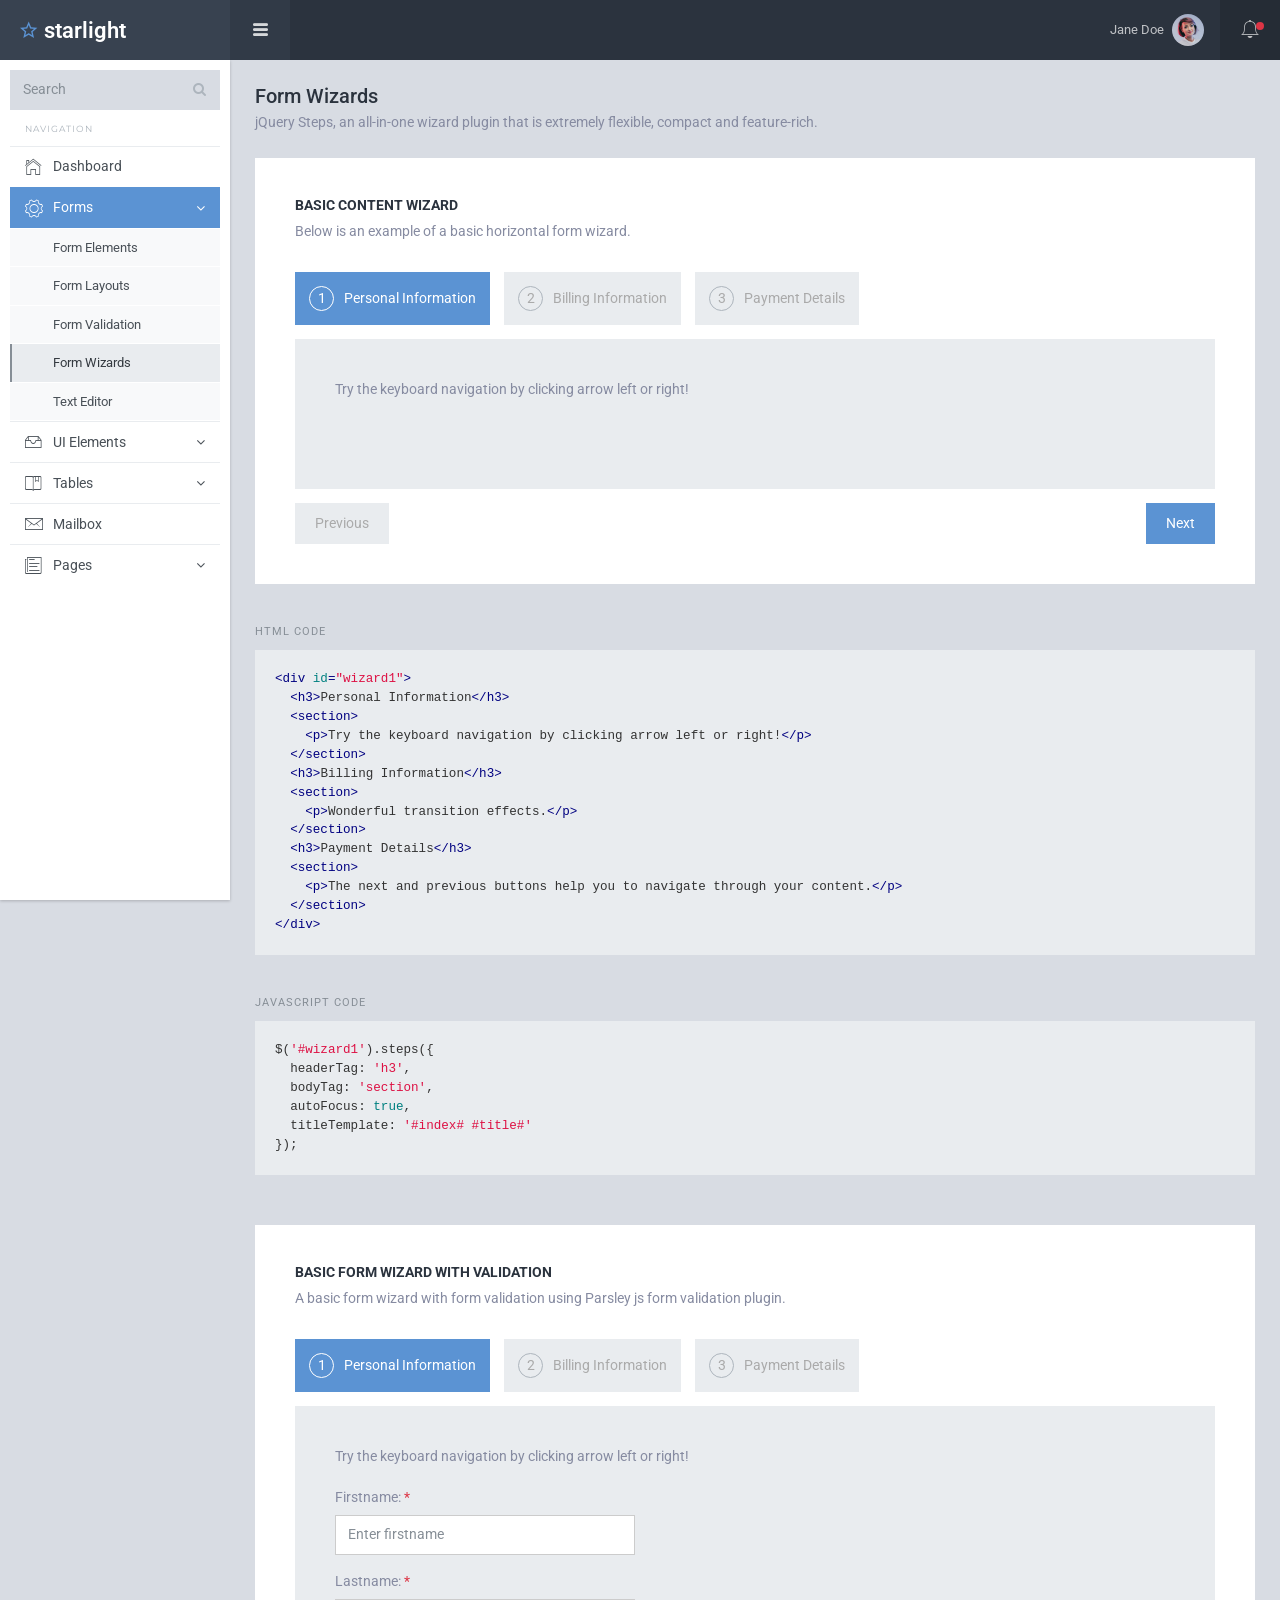
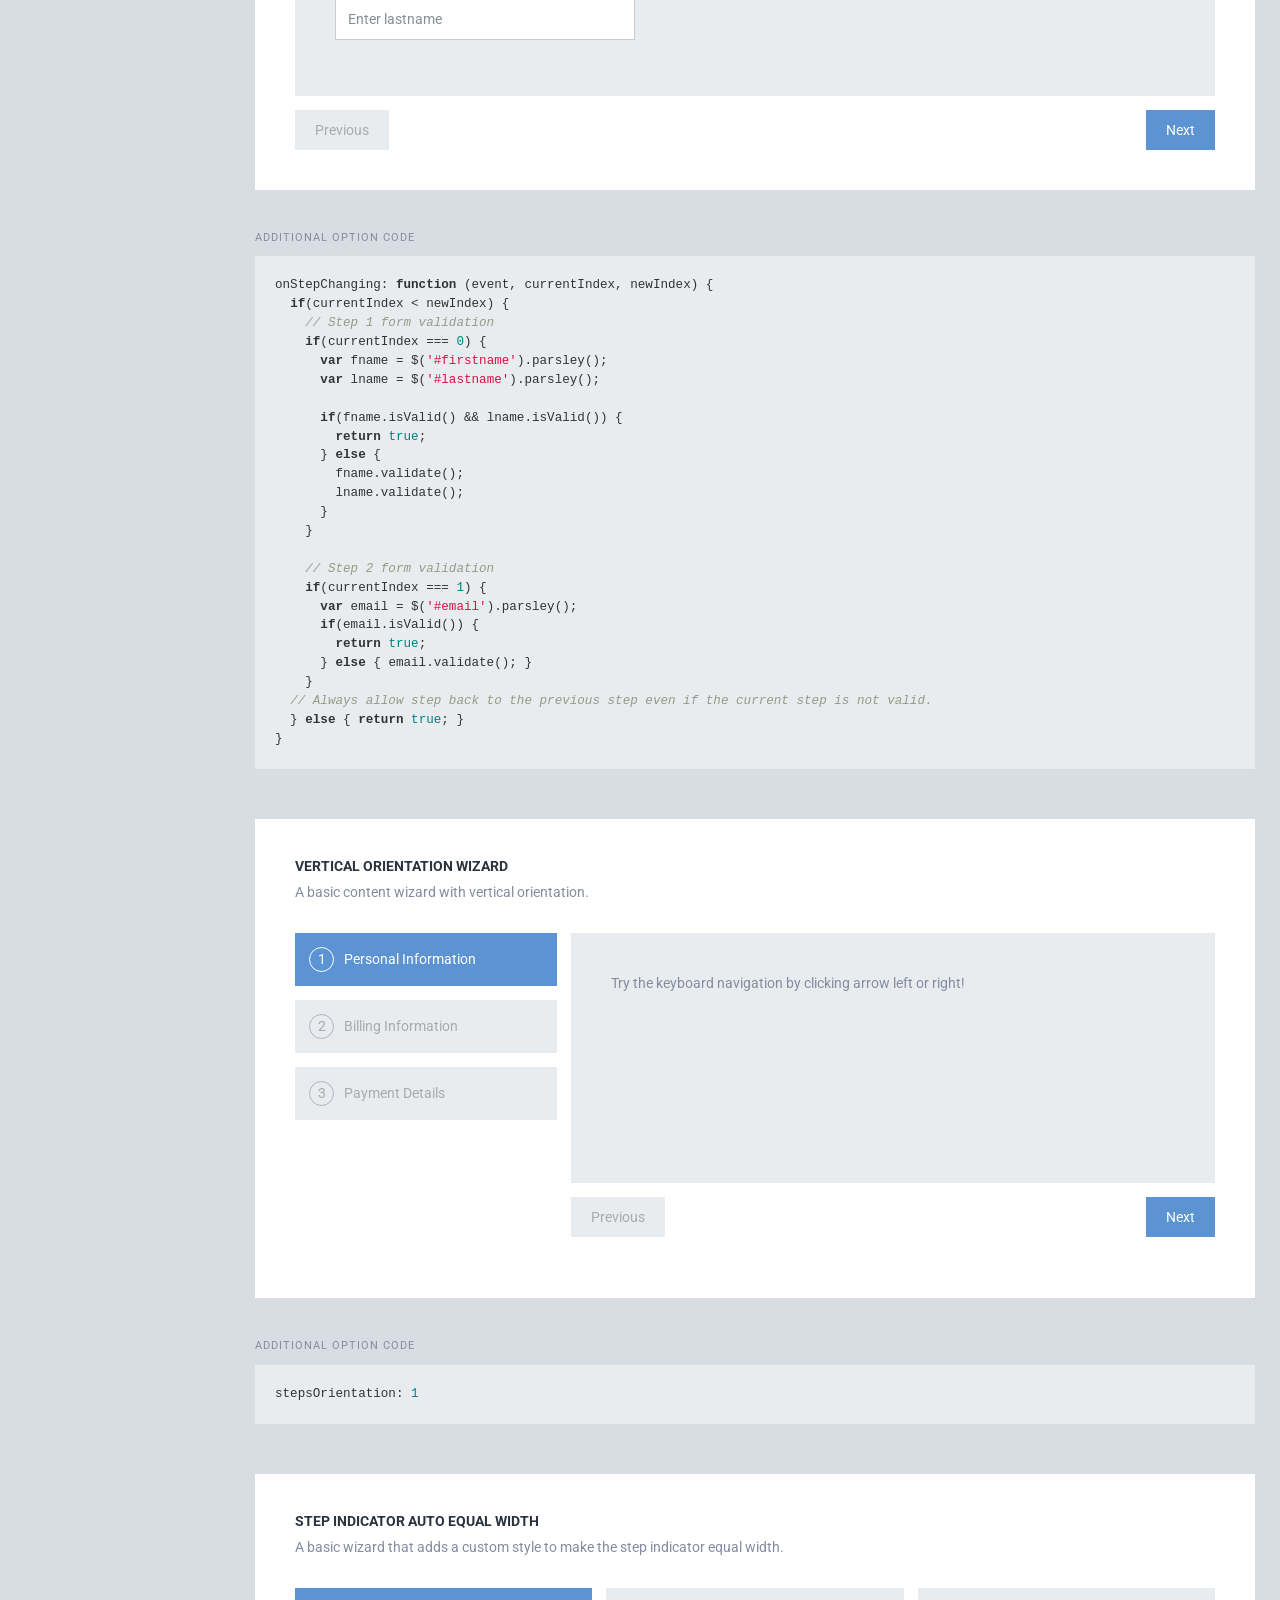
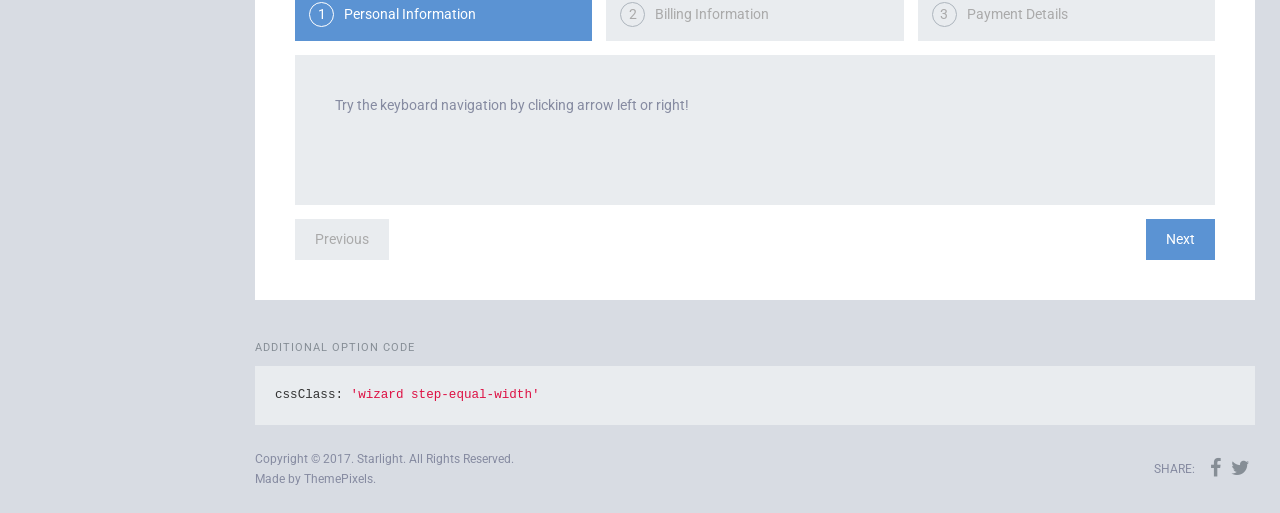
<file: public/app/form-wizards.html>
<!DOCTYPE html>
<html lang="en">
  <head>
    <!-- Required meta tags -->
    <meta charset="utf-8">
    
    <title>Форма: мастер</title>

    <!-- vendor css -->
    <link href="../lib/font-awesome/css/font-awesome.css" rel="stylesheet">
    <link href="../lib/Ionicons/css/ionicons.css" rel="stylesheet">
    <link href="../lib/perfect-scrollbar/css/perfect-scrollbar.css" rel="stylesheet">
    <link href="../lib/highlightjs/github.css" rel="stylesheet">
    <link href="../lib/jquery.steps/jquery.steps.css" rel="stylesheet">

    <!-- Starlight CSS -->
    <link rel="stylesheet" href="../css/starlight.css">
  </head>

  <body>

    <!-- ########## START: LEFT PANEL ########## -->
    <div class="sl-logo"><a href=""><i class="icon ion-android-star-outline"></i> starlight</a></div>
    <div class="sl-sideleft">
      <div class="input-group input-group-search">
        <input type="search" name="search" class="form-control" placeholder="Search">
        <span class="input-group-btn">
          <button class="btn"><i class="fa fa-search"></i></button>
        </span><!-- input-group-btn -->
      </div><!-- input-group -->

      <label class="sidebar-label">Navigation</label>
      <div class="sl-sideleft-menu">
        <a href="index.html" class="sl-menu-link">
          <div class="sl-menu-item">
            <i class="menu-item-icon icon ion-ios-home-outline tx-22"></i>
            <span class="menu-item-label">Dashboard</span>
          </div><!-- menu-item -->
        </a><!-- sl-menu-link -->
        
        
        <a href="#" class="sl-menu-link active show-sub">
          <div class="sl-menu-item">
            <i class="menu-item-icon icon ion-ios-gear-outline tx-24"></i>
            <span class="menu-item-label">Forms</span>
            <i class="menu-item-arrow fa fa-angle-down"></i>
          </div><!-- menu-item -->
        </a><!-- sl-menu-link -->
        <ul class="sl-menu-sub nav flex-column">
          <li class="nav-item"><a href="form-elements.html" class="nav-link">Form Elements</a></li>
          <li class="nav-item"><a href="form-layouts.html" class="nav-link">Form Layouts</a></li>
          <li class="nav-item"><a href="form-validation.html" class="nav-link">Form Validation</a></li>
          <li class="nav-item"><a href="form-wizards.html" class="nav-link active">Form Wizards</a></li>
          <li class="nav-item"><a href="form-editor-text.html" class="nav-link">Text Editor</a></li>
        </ul>
        <a href="#" class="sl-menu-link">
          <div class="sl-menu-item">
            <i class="menu-item-icon icon ion-ios-filing-outline tx-24"></i>
            <span class="menu-item-label">UI Elements</span>
            <i class="menu-item-arrow fa fa-angle-down"></i>
          </div><!-- menu-item -->
        </a><!-- sl-menu-link -->
        <ul class="sl-menu-sub nav flex-column">

          <li class="nav-item"><a href="cards.html" class="nav-link">Cards</a></li>
          <li class="nav-item"><a href="icons.html" class="nav-link">Icons</a></li>
          <li class="nav-item"><a href="spinners.html" class="nav-link">Spinners</a></li>

        </ul>
        <a href="#" class="sl-menu-link">
          <div class="sl-menu-item">
            <i class="menu-item-icon icon ion-ios-bookmarks-outline tx-20"></i>
            <span class="menu-item-label">Tables</span>
            <i class="menu-item-arrow fa fa-angle-down"></i>
          </div><!-- menu-item -->
        </a><!-- sl-menu-link -->
        <ul class="sl-menu-sub nav flex-column">
          <li class="nav-item"><a href="table-basic.html" class="nav-link">Basic Table</a></li>
          <li class="nav-item"><a href="table-datatable.html" class="nav-link">Data Table</a></li>
        </ul>
        
        <a href="mailbox.html" class="sl-menu-link">
          <div class="sl-menu-item">
            <i class="menu-item-icon icon ion-ios-email-outline tx-24"></i>
            <span class="menu-item-label">Mailbox</span>
          </div><!-- menu-item -->
        </a><!-- sl-menu-link -->
        <a href="#" class="sl-menu-link">
          <div class="sl-menu-item">
            <i class="menu-item-icon icon ion-ios-paper-outline tx-22"></i>
            <span class="menu-item-label">Pages</span>
            <i class="menu-item-arrow fa fa-angle-down"></i>
          </div><!-- menu-item -->
        </a><!-- sl-menu-link -->
        <ul class="sl-menu-sub nav flex-column">
          <li class="nav-item"><a href="page-signin.html" class="nav-link">Signin Page</a></li>
          <li class="nav-item"><a href="page-signup.html" class="nav-link">Signup Page</a></li>
          <li class="nav-item"><a href="page-notfound.html" class="nav-link">404 Page Not Found</a></li>
        </ul>
      </div><!-- sl-sideleft-menu -->

      <br>
    </div><!-- sl-sideleft -->
    <!-- ########## END: LEFT PANEL ########## -->

    <!-- ########## START: HEAD PANEL ########## -->
    <div class="sl-header">
      <div class="sl-header-left">
        <div class="navicon-left hidden-md-down"><a id="btnLeftMenu" href=""><i class="icon ion-navicon-round"></i></a></div>
        <div class="navicon-left hidden-lg-up"><a id="btnLeftMenuMobile" href=""><i class="icon ion-navicon-round"></i></a></div>
      </div><!-- sl-header-left -->
      <div class="sl-header-right">
        <nav class="nav">
          <div class="dropdown">
            <a href="" class="nav-link nav-link-profile" data-toggle="dropdown">
              <span class="logged-name">Jane<span class="hidden-md-down"> Doe</span></span>
              <img src="../img/img3.jpg" class="wd-32 rounded-circle" alt="">
            </a>
            <div class="dropdown-menu dropdown-menu-header wd-200">
              <ul class="list-unstyled user-profile-nav">
                <li><a href=""><i class="icon ion-ios-person-outline"></i> Edit Profile</a></li>
                <li><a href=""><i class="icon ion-ios-gear-outline"></i> Settings</a></li>
                <li><a href=""><i class="icon ion-ios-download-outline"></i> Downloads</a></li>
                <li><a href=""><i class="icon ion-ios-star-outline"></i> Favorites</a></li>
                <li><a href=""><i class="icon ion-ios-folder-outline"></i> Collections</a></li>
                <li><a href=""><i class="icon ion-power"></i> Sign Out</a></li>
              </ul>
            </div><!-- dropdown-menu -->
          </div><!-- dropdown -->
        </nav>
        <div class="navicon-right">
          <a id="btnRightMenu" href="" class="pos-relative">
            <i class="icon ion-ios-bell-outline"></i>
            <!-- start: if statement -->
            <span class="square-8 bg-danger"></span>
            <!-- end: if statement -->
          </a>
        </div><!-- navicon-right -->
      </div><!-- sl-header-right -->
    </div><!-- sl-header -->
    <!-- ########## END: HEAD PANEL ########## -->

    <!-- ########## START: RIGHT PANEL ########## -->
    <div class="sl-sideright">
      <ul class="nav nav-tabs nav-fill sidebar-tabs" role="tablist">
        <li class="nav-item">
          <a class="nav-link active" data-toggle="tab" role="tab" href="#messages">Messages (2)</a>
        </li>
        <li class="nav-item">
          <a class="nav-link" data-toggle="tab" role="tab" href="#notifications">Notifications (8)</a>
        </li>
      </ul><!-- sidebar-tabs -->

      <!-- Tab panes -->
      <div class="tab-content">
        <div class="tab-pane pos-absolute a-0 mg-t-60 active" id="messages" role="tabpanel">
          <div class="media-list">
            <!-- loop starts here -->
            <a href="" class="media-list-link">
              <div class="media">
                <img src="../img/img3.jpg" class="wd-40 rounded-circle" alt="">
                <div class="media-body">
                  <p class="mg-b-0 tx-medium tx-gray-800 tx-13">Donna Seay</p>
                  <span class="d-block tx-11 tx-gray-500">2 minutes ago</span>
                  <p class="tx-13 mg-t-10 mg-b-0">A wonderful serenity has taken possession of my entire soul, like these sweet mornings of spring.</p>
                </div>
              </div><!-- media -->
            </a>
            <!-- loop ends here -->
            <a href="" class="media-list-link">
              <div class="media">
                <img src="../img/img4.jpg" class="wd-40 rounded-circle" alt="">
                <div class="media-body">
                  <p class="mg-b-0 tx-medium tx-gray-800 tx-13">Samantha Francis</p>
                  <span class="d-block tx-11 tx-gray-500">3 hours ago</span>
                  <p class="tx-13 mg-t-10 mg-b-0">My entire soul, like these sweet mornings of spring.</p>
                </div>
              </div><!-- media -->
            </a>
            <a href="" class="media-list-link">
              <div class="media">
                <img src="../img/img7.jpg" class="wd-40 rounded-circle" alt="">
                <div class="media-body">
                  <p class="mg-b-0 tx-medium tx-gray-800 tx-13">Robert Walker</p>
                  <span class="d-block tx-11 tx-gray-500">5 hours ago</span>
                  <p class="tx-13 mg-t-10 mg-b-0">I should be incapable of drawing a single stroke at the present moment...</p>
                </div>
              </div><!-- media -->
            </a>
            <a href="" class="media-list-link">
              <div class="media">
                <img src="../img/img5.jpg" class="wd-40 rounded-circle" alt="">
                <div class="media-body">
                  <p class="mg-b-0 tx-medium tx-gray-800 tx-13">Larry Smith</p>
                  <span class="d-block tx-11 tx-gray-500">Yesterday, 8:34pm</span>

                  <p class="tx-13 mg-t-10 mg-b-0">When, while the lovely valley teems with vapour around me, and the meridian sun strikes...</p>
                </div>
              </div><!-- media -->
            </a>
            <a href="" class="media-list-link">
              <div class="media">
                <img src="../img/img3.jpg" class="wd-40 rounded-circle" alt="">
                <div class="media-body">
                  <p class="mg-b-0 tx-medium tx-gray-800 tx-13">Donna Seay</p>
                  <span class="d-block tx-11 tx-gray-500">Jan 23, 2:32am</span>
                  <p class="tx-13 mg-t-10 mg-b-0">A wonderful serenity has taken possession of my entire soul, like these sweet mornings of spring.</p>
                </div>
              </div><!-- media -->
            </a>
          </div><!-- media-list -->
          <div class="pd-15">
            <a href="" class="btn btn-secondary btn-block bd-0 rounded-0 tx-10 tx-uppercase tx-mont tx-medium tx-spacing-2">View More Messages</a>
          </div>
        </div><!-- #messages -->

        <div class="tab-pane pos-absolute a-0 mg-t-60 overflow-y-auto" id="notifications" role="tabpanel">
          <div class="media-list">
            <!-- loop starts here -->
            <a href="" class="media-list-link read">
              <div class="media pd-x-20 pd-y-15">
                <img src="../img/img8.jpg" class="wd-40 rounded-circle" alt="">
                <div class="media-body">
                  <p class="tx-13 mg-b-0 tx-gray-700"><strong class="tx-medium tx-gray-800">Suzzeth Bungaos</strong> tagged you and 18 others in a post.</p>
                  <span class="tx-12">October 03, 2017 8:45am</span>
                </div>
              </div><!-- media -->
            </a>
            <!-- loop ends here -->
            <a href="" class="media-list-link read">
              <div class="media pd-x-20 pd-y-15">
                <img src="../img/img9.jpg" class="wd-40 rounded-circle" alt="">
                <div class="media-body">
                  <p class="tx-13 mg-b-0 tx-gray-700"><strong class="tx-medium tx-gray-800">Mellisa Brown</strong> appreciated your work <strong class="tx-medium tx-gray-800">The Social Network</strong></p>
                  <span class="tx-12">October 02, 2017 12:44am</span>
                </div>
              </div><!-- media -->
            </a>
            <a href="" class="media-list-link read">
              <div class="media pd-x-20 pd-y-15">
                <img src="../img/img10.jpg" class="wd-40 rounded-circle" alt="">
                <div class="media-body">
                  <p class="tx-13 mg-b-0 tx-gray-700">20+ new items added are for sale in your <strong class="tx-medium tx-gray-800">Sale Group</strong></p>
                  <span class="tx-12">October 01, 2017 10:20pm</span>
                </div>
              </div><!-- media -->
            </a>
            <a href="" class="media-list-link read">
              <div class="media pd-x-20 pd-y-15">
                <img src="../img/img5.jpg" class="wd-40 rounded-circle" alt="">
                <div class="media-body">
                  <p class="tx-13 mg-b-0 tx-gray-700"><strong class="tx-medium tx-gray-800">Julius Erving</strong> wants to connect with you on your conversation with <strong class="tx-medium tx-gray-800">Ronnie Mara</strong></p>
                  <span class="tx-12">October 01, 2017 6:08pm</span>
                </div>
              </div><!-- media -->
            </a>
            <a href="" class="media-list-link read">
              <div class="media pd-x-20 pd-y-15">
                <img src="../img/img8.jpg" class="wd-40 rounded-circle" alt="">
                <div class="media-body">
                  <p class="tx-13 mg-b-0 tx-gray-700"><strong class="tx-medium tx-gray-800">Suzzeth Bungaos</strong> tagged you and 12 others in a post.</p>
                  <span class="tx-12">September 27, 2017 6:45am</span>
                </div>
              </div><!-- media -->
            </a>
            <a href="" class="media-list-link read">
              <div class="media pd-x-20 pd-y-15">
                <img src="../img/img10.jpg" class="wd-40 rounded-circle" alt="">
                <div class="media-body">
                  <p class="tx-13 mg-b-0 tx-gray-700">10+ new items added are for sale in your <strong class="tx-medium tx-gray-800">Sale Group</strong></p>
                  <span class="tx-12">September 28, 2017 11:30pm</span>
                </div>
              </div><!-- media -->
            </a>
            <a href="" class="media-list-link read">
              <div class="media pd-x-20 pd-y-15">
                <img src="../img/img9.jpg" class="wd-40 rounded-circle" alt="">
                <div class="media-body">
                  <p class="tx-13 mg-b-0 tx-gray-700"><strong class="tx-medium tx-gray-800">Mellisa Brown</strong> appreciated your work <strong class="tx-medium tx-gray-800">The Great Pyramid</strong></p>
                  <span class="tx-12">September 26, 2017 11:01am</span>
                </div>
              </div><!-- media -->
            </a>
            <a href="" class="media-list-link read">
              <div class="media pd-x-20 pd-y-15">
                <img src="../img/img5.jpg" class="wd-40 rounded-circle" alt="">
                <div class="media-body">
                  <p class="tx-13 mg-b-0 tx-gray-700"><strong class="tx-medium tx-gray-800">Julius Erving</strong> wants to connect with you on your conversation with <strong class="tx-medium tx-gray-800">Ronnie Mara</strong></p>
                  <span class="tx-12">September 23, 2017 9:19pm</span>
                </div>
              </div><!-- media -->
            </a>
          </div><!-- media-list -->
        </div><!-- #notifications -->

      </div><!-- tab-content -->
    </div><!-- sl-sideright -->
    <!-- ########## END: RIGHT PANEL ########## --->

    <!-- ########## START: MAIN PANEL ########## -->
    <div class="sl-mainpanel">
 

      <div class="sl-pagebody">
        <div class="sl-page-title">
          <h5>Form Wizards</h5>
          <p>jQuery Steps, an all-in-one wizard plugin that is extremely flexible, compact and feature-rich.</p>
        </div><!-- sl-page-title -->

        <div class="card pd-20 pd-sm-40">
          <h6 class="card-body-title">Basic Content Wizard</h6>
          <p class="mg-b-20 mg-sm-b-30">Below is an example of a basic horizontal form wizard.</p>

          <div id="wizard1">
            <h3>Personal Information</h3>
            <section>
              <p>Try the keyboard navigation by clicking arrow left or right!</p>
            </section>
            <h3>Billing Information</h3>
            <section>
              <p>Wonderful transition effects.</p>
            </section>
            <h3>Payment Details</h3>
            <section>
              <p>The next and previous buttons help you to navigate through your content.</p>
            </section>
          </div>
        </div><!-- card -->

        <p class="tx-11 tx-uppercase tx-spacing-2 mg-t-40 mg-b-10 tx-gray-600">HTML Code</p>
        <pre><code class="html pd-20">&lt;div id=&quot;wizard1&quot;&gt;
  &lt;h3&gt;Personal Information&lt;/h3&gt;
  &lt;section&gt;
    &lt;p&gt;Try the keyboard navigation by clicking arrow left or right!&lt;/p&gt;
  &lt;/section&gt;
  &lt;h3&gt;Billing Information&lt;/h3&gt;
  &lt;section&gt;
    &lt;p&gt;Wonderful transition effects.&lt;/p&gt;
  &lt;/section&gt;
  &lt;h3&gt;Payment Details&lt;/h3&gt;
  &lt;section&gt;
    &lt;p&gt;The next and previous buttons help you to navigate through your content.&lt;/p&gt;
  &lt;/section&gt;
&lt;/div&gt;</code></pre>

<p class="tx-11 tx-uppercase tx-spacing-2 mg-t-40 mg-b-10 tx-gray-600">Javascript Code</p>
<pre><code class="javascript pd-20">$('#wizard1').steps({
  headerTag: 'h3',
  bodyTag: 'section',
  autoFocus: true,
  titleTemplate: '<span class="number">#index#</span> #title#'
});</code></pre>

        <div class="card pd-20 pd-sm-40 mg-t-50">
          <h6 class="card-body-title">Basic Form Wizard with Validation</h6>
          <p class="mg-b-20 mg-sm-b-30">A basic form wizard with form validation using Parsley js form validation plugin.</p>

          <div id="wizard2">
            <h3>Personal Information</h3>
            <section>
              <p>Try the keyboard navigation by clicking arrow left or right!</p>
              <div class="form-group wd-xs-300">
                <label class="form-control-label">Firstname: <span class="tx-danger">*</span></label>
                <input id="firstname" class="form-control" name="firstname" placeholder="Enter firstname" type="text" required>
              </div><!-- form-group -->
              <div class="form-group wd-xs-300">
                <label class="form-control-label">Lastname: <span class="tx-danger">*</span></label>
                <input id="lastname" class="form-control" name="lastname" placeholder="Enter lastname" type="text" required>
              </div><!-- form-group -->
            </section>
            <h3>Billing Information</h3>
            <section>
              <p>Wonderful transition effects.</p>
              <div class="form-group wd-xs-300">
                <label class="form-control-label">Email: <span class="tx-danger">*</span></label>
                <input id="email" class="form-control" name="email" placeholder="Enter email address" type="email" required>
              </div><!-- form-group -->
            </section>
            <h3>Payment Details</h3>
            <section>
              <p>The next and previous buttons help you to navigate through your content.</p>
            </section>
          </div>
        </div><!-- card -->

        <p class="tx-11 tx-uppercase tx-spacing-2 mg-t-40 mg-b-10 tx-gray-600">Additional Option Code</p>
        <pre><code class="javascript pd-20">onStepChanging: function (event, currentIndex, newIndex) {
  if(currentIndex &lt; newIndex) {
    // Step 1 form validation
    if(currentIndex === 0) {
      var fname = $('#firstname').parsley();
      var lname = $('#lastname').parsley();

      if(fname.isValid() &amp;&amp; lname.isValid()) {
        return true;
      } else {
        fname.validate();
        lname.validate();
      }
    }

    // Step 2 form validation
    if(currentIndex === 1) {
      var email = $('#email').parsley();
      if(email.isValid()) {
        return true;
      } else { email.validate(); }
    }
  // Always allow step back to the previous step even if the current step is not valid.
  } else { return true; }
}</code></pre>

        <div class="card pd-20 pd-sm-40 mg-t-50">
          <h6 class="card-body-title">Vertical Orientation Wizard</h6>
          <p class="mg-b-20 mg-sm-b-30">A basic content wizard with vertical orientation.</p>

          <div id="wizard3">
            <h3>Personal Information</h3>
            <section>
              <p>Try the keyboard navigation by clicking arrow left or right!</p>
            </section>
            <h3>Billing Information</h3>
            <section>
              <p>Wonderful transition effects.</p>
            </section>
            <h3>Payment Details</h3>
            <section>
              <p>The next and previous buttons help you to navigate through your content.</p>
            </section>
          </div>
        </div><!-- card -->

        <p class="tx-11 tx-uppercase tx-spacing-2 mg-t-40 mg-b-10 tx-gray-600">Additional Option Code</p>
        <pre><code class="javascript pd-20">stepsOrientation: 1</code></pre>

        <div class="card pd-20 pd-sm-40 mg-t-50">
          <h6 class="card-body-title">Step Indicator Auto Equal Width</h6>
          <p class="mg-b-20 mg-sm-b-30">A basic wizard that adds a custom style to make the step indicator equal width.</p>

          <div id="wizard4">
            <h3>Personal Information</h3>
            <section>
              <p>Try the keyboard navigation by clicking arrow left or right!</p>
            </section>
            <h3>Billing Information</h3>
            <section>
              <p>Wonderful transition effects.</p>
            </section>
            <h3>Payment Details</h3>
            <section>
              <p>The next and previous buttons help you to navigate through your content.</p>
            </section>
          </div>
        </div><!-- card -->

        <p class="tx-11 tx-uppercase tx-spacing-2 mg-t-40 mg-b-10 tx-gray-600">Additional Option Code</p>
        <pre class="mg-b-0"><code class="javascript pd-20">cssClass: 'wizard step-equal-width'</code></pre>

      </div><!-- sl-pagebody -->
      <footer class="sl-footer">
        <div class="footer-left">
          <div class="mg-b-2">Copyright &copy; 2017. Starlight. All Rights Reserved.</div>
          <div>Made by ThemePixels.</div>
        </div>
        <div class="footer-right d-flex align-items-center">
          <span class="tx-uppercase mg-r-10">Share:</span>
          <a target="_blank" class="pd-x-5" href="https://www.facebook.com/sharer/sharer.php?u=http%3A//themepixels.me/starlight"><i class="fa fa-facebook tx-20"></i></a>
          <a target="_blank" class="pd-x-5" href="https://twitter.com/home?status=Starlight,%20your%20best%20choice%20for%20premium%20quality%20admin%20template%20from%20Bootstrap.%20Get%20it%20now%20at%20http%3A//themepixels.me/starlight"><i class="fa fa-twitter tx-20"></i></a>
        </div>
      </footer>
    </div><!-- sl-mainpanel -->
    <!-- ########## END: MAIN PANEL ########## -->

    <script src="../lib/jquery/jquery.js"></script>
    <script src="../lib/popper.js/popper.js"></script>
    <script src="../lib/bootstrap/bootstrap.js"></script>
    <script src="../lib/jquery-ui/jquery-ui.js"></script>
    <script src="../lib/perfect-scrollbar/js/perfect-scrollbar.jquery.js"></script>
    <script src="../lib/highlightjs/highlight.pack.js"></script>
    <script src="../lib/jquery.steps/jquery.steps.js"></script>
    <script src="../lib/parsleyjs/parsley.js"></script>

    <script src="../js/starlight.js"></script>
    <script>
      $(document).ready(function(){
        'use strict';

        $('#wizard1').steps({
          headerTag: 'h3',
          bodyTag: 'section',
          autoFocus: true,
          titleTemplate: '<span class="number">#index#</span> <span class="title">#title#</span>'
        });

        $('#wizard2').steps({
          headerTag: 'h3',
          bodyTag: 'section',
          autoFocus: true,
          titleTemplate: '<span class="number">#index#</span> <span class="title">#title#</span>',
          onStepChanging: function (event, currentIndex, newIndex) {
            if(currentIndex < newIndex) {
              // Step 1 form validation
              if(currentIndex === 0) {
                var fname = $('#firstname').parsley();
                var lname = $('#lastname').parsley();

                if(fname.isValid() && lname.isValid()) {
                  return true;
                } else {
                  fname.validate();
                  lname.validate();
                }
              }

              // Step 2 form validation
              if(currentIndex === 1) {
                var email = $('#email').parsley();
                if(email.isValid()) {
                  return true;
                } else { email.validate(); }
              }
            // Always allow step back to the previous step even if the current step is not valid.
            } else { return true; }
          }
        });

        $('#wizard3').steps({
          headerTag: 'h3',
          bodyTag: 'section',
          autoFocus: true,
          titleTemplate: '<span class="number">#index#</span> <span class="title">#title#</span>',
          stepsOrientation: 1
        });

        $('#wizard4').steps({
          headerTag: 'h3',
          bodyTag: 'section',
          autoFocus: true,
          titleTemplate: '<span class="number">#index#</span> <span class="title">#title#</span>',
          cssClass: 'wizard step-equal-width'
        });


      });
    </script>

  </body>
</html>
</file>
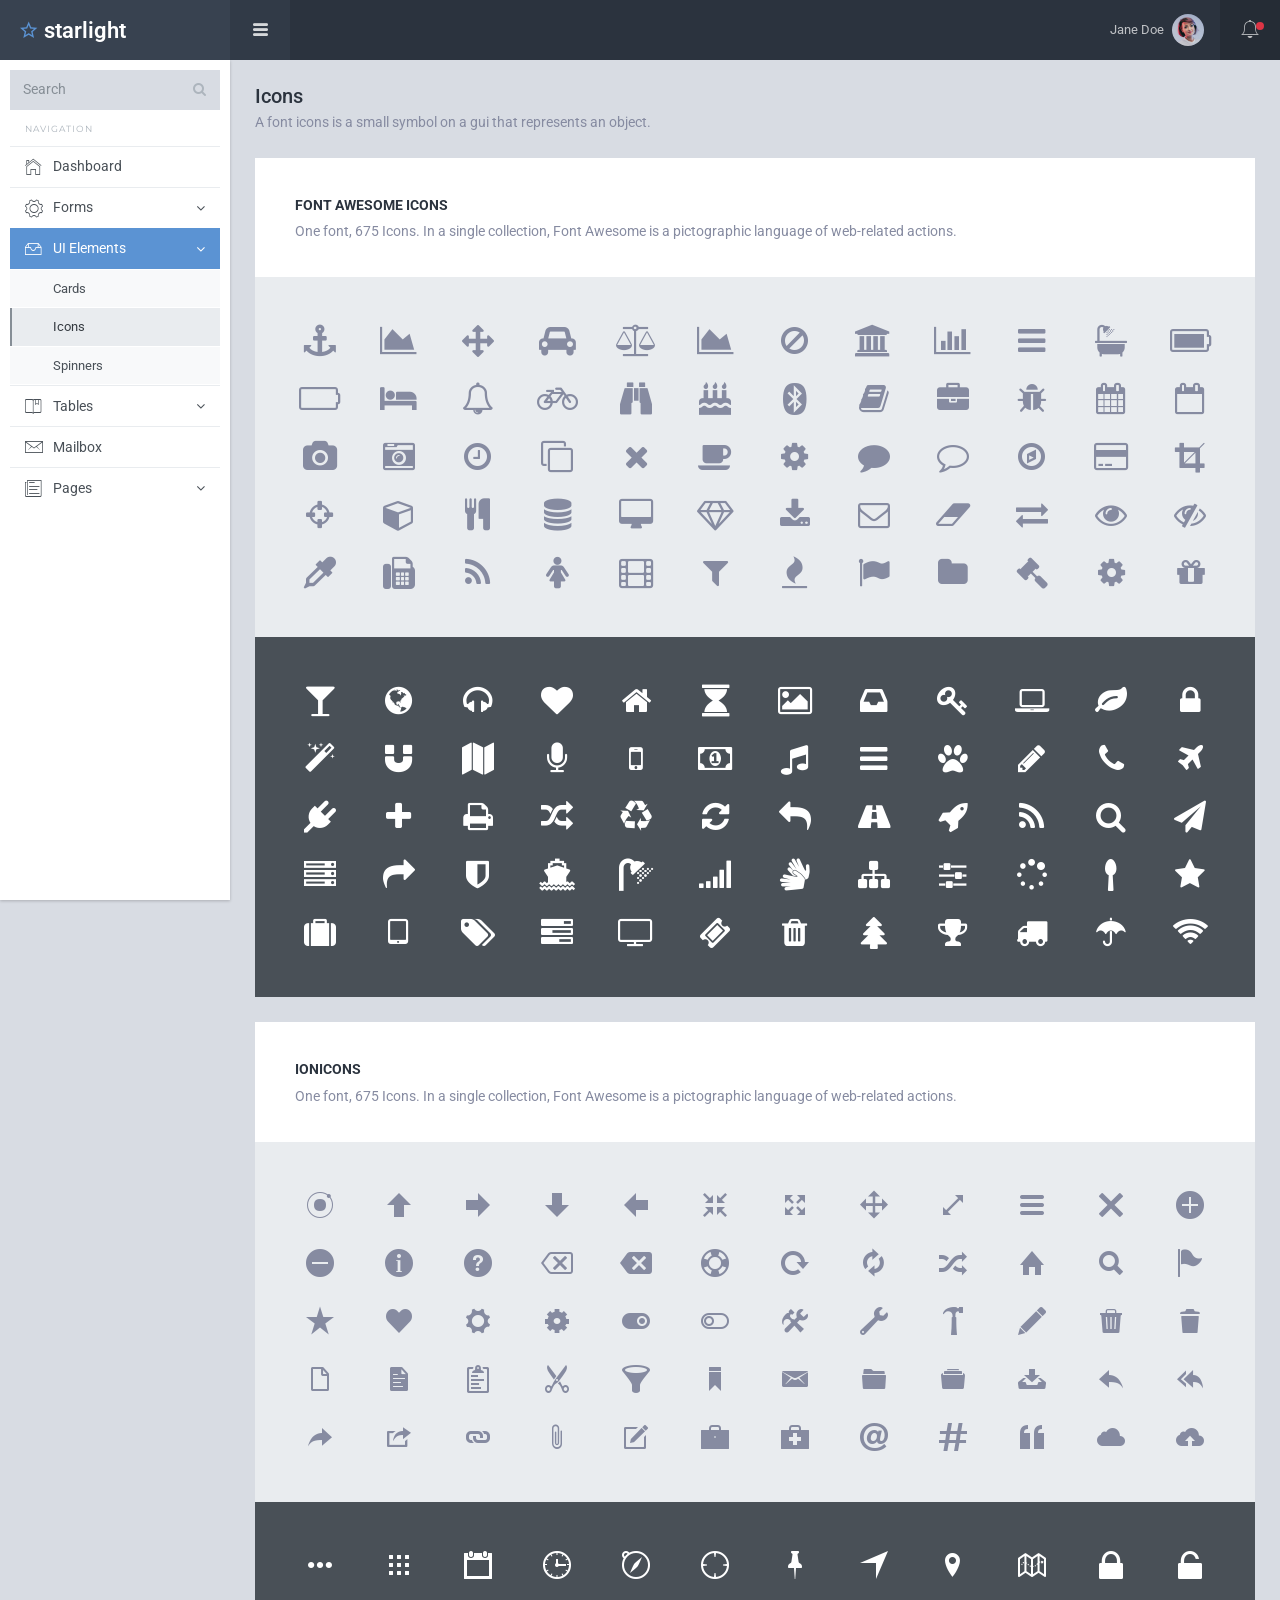
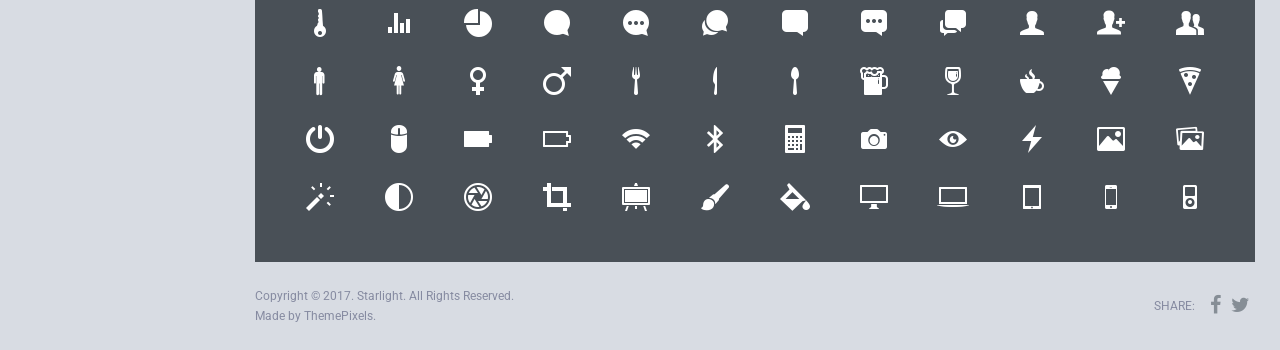
<file: public/app/icons.html>
<!DOCTYPE html>
<html lang="en">
  <head>
    <!-- Required meta tags -->
    <meta charset="utf-8">
    
    <title>Иконки</title>

    <!-- vendor css -->
    <link href="../lib/font-awesome/css/font-awesome.css" rel="stylesheet">
    <link href="../lib/Ionicons/css/ionicons.css" rel="stylesheet">
    <link href="../lib/perfect-scrollbar/css/perfect-scrollbar.css" rel="stylesheet">
    <link href="../lib/highlightjs/github.css" rel="stylesheet">


    <!-- Starlight CSS -->
    <link rel="stylesheet" href="../css/starlight.css">
  </head>

  <body>

    <!-- ########## START: LEFT PANEL ########## -->
    <div class="sl-logo"><a href=""><i class="icon ion-android-star-outline"></i> starlight</a></div>
    <div class="sl-sideleft">
      <div class="input-group input-group-search">
        <input type="search" name="search" class="form-control" placeholder="Search">
        <span class="input-group-btn">
          <button class="btn"><i class="fa fa-search"></i></button>
        </span><!-- input-group-btn -->
      </div><!-- input-group -->

      <label class="sidebar-label">Navigation</label>
      <div class="sl-sideleft-menu">
        <a href="index.html" class="sl-menu-link">
          <div class="sl-menu-item">
            <i class="menu-item-icon icon ion-ios-home-outline tx-22"></i>
            <span class="menu-item-label">Dashboard</span>
          </div><!-- menu-item -->
        </a><!-- sl-menu-link -->
        
        
        <a href="#" class="sl-menu-link">
          <div class="sl-menu-item">
            <i class="menu-item-icon icon ion-ios-gear-outline tx-24"></i>
            <span class="menu-item-label">Forms</span>
            <i class="menu-item-arrow fa fa-angle-down"></i>
          </div><!-- menu-item -->
        </a><!-- sl-menu-link -->
        <ul class="sl-menu-sub nav flex-column">
          <li class="nav-item"><a href="form-elements.html" class="nav-link">Form Elements</a></li>
          <li class="nav-item"><a href="form-layouts.html" class="nav-link">Form Layouts</a></li>
          <li class="nav-item"><a href="form-validation.html" class="nav-link">Form Validation</a></li>
          <li class="nav-item"><a href="form-wizards.html" class="nav-link">Form Wizards</a></li>
          <li class="nav-item"><a href="form-editor-text.html" class="nav-link">Text Editor</a></li>
        </ul>
        <a href="#" class="sl-menu-link active show-sub">
          <div class="sl-menu-item">
            <i class="menu-item-icon icon ion-ios-filing-outline tx-24"></i>
            <span class="menu-item-label">UI Elements</span>
            <i class="menu-item-arrow fa fa-angle-down"></i>
          </div><!-- menu-item -->
        </a><!-- sl-menu-link -->
        <ul class="sl-menu-sub nav flex-column">
         
          <li class="nav-item"><a href="cards.html" class="nav-link">Cards</a></li>
          <li class="nav-item"><a href="icons.html" class="nav-link active">Icons</a></li>         
          <li class="nav-item"><a href="spinners.html" class="nav-link">Spinners</a></li>

        </ul>
        <a href="#" class="sl-menu-link">
          <div class="sl-menu-item">
            <i class="menu-item-icon icon ion-ios-bookmarks-outline tx-20"></i>
            <span class="menu-item-label">Tables</span>
            <i class="menu-item-arrow fa fa-angle-down"></i>
          </div><!-- menu-item -->
        </a><!-- sl-menu-link -->
        <ul class="sl-menu-sub nav flex-column">
          <li class="nav-item"><a href="table-basic.html" class="nav-link">Basic Table</a></li>
          <li class="nav-item"><a href="table-datatable.html" class="nav-link">Data Table</a></li>
        </ul>
        
        <a href="mailbox.html" class="sl-menu-link">
          <div class="sl-menu-item">
            <i class="menu-item-icon icon ion-ios-email-outline tx-24"></i>
            <span class="menu-item-label">Mailbox</span>
          </div><!-- menu-item -->
        </a><!-- sl-menu-link -->
        <a href="#" class="sl-menu-link">
          <div class="sl-menu-item">
            <i class="menu-item-icon icon ion-ios-paper-outline tx-22"></i>
            <span class="menu-item-label">Pages</span>
            <i class="menu-item-arrow fa fa-angle-down"></i>
          </div><!-- menu-item -->
        </a><!-- sl-menu-link -->
        <ul class="sl-menu-sub nav flex-column">
          <li class="nav-item"><a href="page-signin.html" class="nav-link">Signin Page</a></li>
          <li class="nav-item"><a href="page-signup.html" class="nav-link">Signup Page</a></li>
          <li class="nav-item"><a href="page-notfound.html" class="nav-link">404 Page Not Found</a></li>
        </ul>
      </div><!-- sl-sideleft-menu -->

      <br>
    </div><!-- sl-sideleft -->
    <!-- ########## END: LEFT PANEL ########## -->

    <!-- ########## START: HEAD PANEL ########## -->
    <div class="sl-header">
      <div class="sl-header-left">
        <div class="navicon-left hidden-md-down"><a id="btnLeftMenu" href=""><i class="icon ion-navicon-round"></i></a></div>
        <div class="navicon-left hidden-lg-up"><a id="btnLeftMenuMobile" href=""><i class="icon ion-navicon-round"></i></a></div>
      </div><!-- sl-header-left -->
      <div class="sl-header-right">
        <nav class="nav">
          <div class="dropdown">
            <a href="" class="nav-link nav-link-profile" data-toggle="dropdown">
              <span class="logged-name">Jane<span class="hidden-md-down"> Doe</span></span>
              <img src="../img/img3.jpg" class="wd-32 rounded-circle" alt="">
            </a>
            <div class="dropdown-menu dropdown-menu-header wd-200">
              <ul class="list-unstyled user-profile-nav">
                <li><a href=""><i class="icon ion-ios-person-outline"></i> Edit Profile</a></li>
                <li><a href=""><i class="icon ion-ios-gear-outline"></i> Settings</a></li>
                <li><a href=""><i class="icon ion-ios-download-outline"></i> Downloads</a></li>
                <li><a href=""><i class="icon ion-ios-star-outline"></i> Favorites</a></li>
                <li><a href=""><i class="icon ion-ios-folder-outline"></i> Collections</a></li>
                <li><a href=""><i class="icon ion-power"></i> Sign Out</a></li>
              </ul>
            </div><!-- dropdown-menu -->
          </div><!-- dropdown -->
        </nav>
        <div class="navicon-right">
          <a id="btnRightMenu" href="" class="pos-relative">
            <i class="icon ion-ios-bell-outline"></i>
            <!-- start: if statement -->
            <span class="square-8 bg-danger"></span>
            <!-- end: if statement -->
          </a>
        </div><!-- navicon-right -->
      </div><!-- sl-header-right -->
    </div><!-- sl-header -->
    <!-- ########## END: HEAD PANEL ########## -->

    <!-- ########## START: RIGHT PANEL ########## -->
    <div class="sl-sideright">
      <ul class="nav nav-tabs nav-fill sidebar-tabs" role="tablist">
        <li class="nav-item">
          <a class="nav-link active" data-toggle="tab" role="tab" href="#messages">Messages (2)</a>
        </li>
        <li class="nav-item">
          <a class="nav-link" data-toggle="tab" role="tab" href="#notifications">Notifications (8)</a>
        </li>
      </ul><!-- sidebar-tabs -->

      <!-- Tab panes -->
      <div class="tab-content">
        <div class="tab-pane pos-absolute a-0 mg-t-60 active" id="messages" role="tabpanel">
          <div class="media-list">
            <!-- loop starts here -->
            <a href="" class="media-list-link">
              <div class="media">
                <img src="../img/img3.jpg" class="wd-40 rounded-circle" alt="">
                <div class="media-body">
                  <p class="mg-b-0 tx-medium tx-gray-800 tx-13">Donna Seay</p>
                  <span class="d-block tx-11 tx-gray-500">2 minutes ago</span>
                  <p class="tx-13 mg-t-10 mg-b-0">A wonderful serenity has taken possession of my entire soul, like these sweet mornings of spring.</p>
                </div>
              </div><!-- media -->
            </a>
            <!-- loop ends here -->
            <a href="" class="media-list-link">
              <div class="media">
                <img src="../img/img4.jpg" class="wd-40 rounded-circle" alt="">
                <div class="media-body">
                  <p class="mg-b-0 tx-medium tx-gray-800 tx-13">Samantha Francis</p>
                  <span class="d-block tx-11 tx-gray-500">3 hours ago</span>
                  <p class="tx-13 mg-t-10 mg-b-0">My entire soul, like these sweet mornings of spring.</p>
                </div>
              </div><!-- media -->
            </a>
            <a href="" class="media-list-link">
              <div class="media">
                <img src="../img/img7.jpg" class="wd-40 rounded-circle" alt="">
                <div class="media-body">
                  <p class="mg-b-0 tx-medium tx-gray-800 tx-13">Robert Walker</p>
                  <span class="d-block tx-11 tx-gray-500">5 hours ago</span>
                  <p class="tx-13 mg-t-10 mg-b-0">I should be incapable of drawing a single stroke at the present moment...</p>
                </div>
              </div><!-- media -->
            </a>
            <a href="" class="media-list-link">
              <div class="media">
                <img src="../img/img5.jpg" class="wd-40 rounded-circle" alt="">
                <div class="media-body">
                  <p class="mg-b-0 tx-medium tx-gray-800 tx-13">Larry Smith</p>
                  <span class="d-block tx-11 tx-gray-500">Yesterday, 8:34pm</span>

                  <p class="tx-13 mg-t-10 mg-b-0">When, while the lovely valley teems with vapour around me, and the meridian sun strikes...</p>
                </div>
              </div><!-- media -->
            </a>
            <a href="" class="media-list-link">
              <div class="media">
                <img src="../img/img3.jpg" class="wd-40 rounded-circle" alt="">
                <div class="media-body">
                  <p class="mg-b-0 tx-medium tx-gray-800 tx-13">Donna Seay</p>
                  <span class="d-block tx-11 tx-gray-500">Jan 23, 2:32am</span>
                  <p class="tx-13 mg-t-10 mg-b-0">A wonderful serenity has taken possession of my entire soul, like these sweet mornings of spring.</p>
                </div>
              </div><!-- media -->
            </a>
          </div><!-- media-list -->
          <div class="pd-15">
            <a href="" class="btn btn-secondary btn-block bd-0 rounded-0 tx-10 tx-uppercase tx-mont tx-medium tx-spacing-2">View More Messages</a>
          </div>
        </div><!-- #messages -->

        <div class="tab-pane pos-absolute a-0 mg-t-60 overflow-y-auto" id="notifications" role="tabpanel">
          <div class="media-list">
            <!-- loop starts here -->
            <a href="" class="media-list-link read">
              <div class="media pd-x-20 pd-y-15">
                <img src="../img/img8.jpg" class="wd-40 rounded-circle" alt="">
                <div class="media-body">
                  <p class="tx-13 mg-b-0 tx-gray-700"><strong class="tx-medium tx-gray-800">Suzzeth Bungaos</strong> tagged you and 18 others in a post.</p>
                  <span class="tx-12">October 03, 2017 8:45am</span>
                </div>
              </div><!-- media -->
            </a>
            <!-- loop ends here -->
            <a href="" class="media-list-link read">
              <div class="media pd-x-20 pd-y-15">
                <img src="../img/img9.jpg" class="wd-40 rounded-circle" alt="">
                <div class="media-body">
                  <p class="tx-13 mg-b-0 tx-gray-700"><strong class="tx-medium tx-gray-800">Mellisa Brown</strong> appreciated your work <strong class="tx-medium tx-gray-800">The Social Network</strong></p>
                  <span class="tx-12">October 02, 2017 12:44am</span>
                </div>
              </div><!-- media -->
            </a>
            <a href="" class="media-list-link read">
              <div class="media pd-x-20 pd-y-15">
                <img src="../img/img10.jpg" class="wd-40 rounded-circle" alt="">
                <div class="media-body">
                  <p class="tx-13 mg-b-0 tx-gray-700">20+ new items added are for sale in your <strong class="tx-medium tx-gray-800">Sale Group</strong></p>
                  <span class="tx-12">October 01, 2017 10:20pm</span>
                </div>
              </div><!-- media -->
            </a>
            <a href="" class="media-list-link read">
              <div class="media pd-x-20 pd-y-15">
                <img src="../img/img5.jpg" class="wd-40 rounded-circle" alt="">
                <div class="media-body">
                  <p class="tx-13 mg-b-0 tx-gray-700"><strong class="tx-medium tx-gray-800">Julius Erving</strong> wants to connect with you on your conversation with <strong class="tx-medium tx-gray-800">Ronnie Mara</strong></p>
                  <span class="tx-12">October 01, 2017 6:08pm</span>
                </div>
              </div><!-- media -->
            </a>
            <a href="" class="media-list-link read">
              <div class="media pd-x-20 pd-y-15">
                <img src="../img/img8.jpg" class="wd-40 rounded-circle" alt="">
                <div class="media-body">
                  <p class="tx-13 mg-b-0 tx-gray-700"><strong class="tx-medium tx-gray-800">Suzzeth Bungaos</strong> tagged you and 12 others in a post.</p>
                  <span class="tx-12">September 27, 2017 6:45am</span>
                </div>
              </div><!-- media -->
            </a>
            <a href="" class="media-list-link read">
              <div class="media pd-x-20 pd-y-15">
                <img src="../img/img10.jpg" class="wd-40 rounded-circle" alt="">
                <div class="media-body">
                  <p class="tx-13 mg-b-0 tx-gray-700">10+ new items added are for sale in your <strong class="tx-medium tx-gray-800">Sale Group</strong></p>
                  <span class="tx-12">September 28, 2017 11:30pm</span>
                </div>
              </div><!-- media -->
            </a>
            <a href="" class="media-list-link read">
              <div class="media pd-x-20 pd-y-15">
                <img src="../img/img9.jpg" class="wd-40 rounded-circle" alt="">
                <div class="media-body">
                  <p class="tx-13 mg-b-0 tx-gray-700"><strong class="tx-medium tx-gray-800">Mellisa Brown</strong> appreciated your work <strong class="tx-medium tx-gray-800">The Great Pyramid</strong></p>
                  <span class="tx-12">September 26, 2017 11:01am</span>
                </div>
              </div><!-- media -->
            </a>
            <a href="" class="media-list-link read">
              <div class="media pd-x-20 pd-y-15">
                <img src="../img/img5.jpg" class="wd-40 rounded-circle" alt="">
                <div class="media-body">
                  <p class="tx-13 mg-b-0 tx-gray-700"><strong class="tx-medium tx-gray-800">Julius Erving</strong> wants to connect with you on your conversation with <strong class="tx-medium tx-gray-800">Ronnie Mara</strong></p>
                  <span class="tx-12">September 23, 2017 9:19pm</span>
                </div>
              </div><!-- media -->
            </a>
          </div><!-- media-list -->
        </div><!-- #notifications -->

      </div><!-- tab-content -->
    </div><!-- sl-sideright -->
    <!-- ########## END: RIGHT PANEL ########## --->

    <!-- ########## START: MAIN PANEL ########## -->
    <div class="sl-mainpanel">
 

      <div class="sl-pagebody">
        <div class="sl-page-title">
          <h5>Icons</h5>
          <p>A font icons is a small symbol on a gui that represents an object.</p>
        </div><!-- sl-page-title -->

        <div class="card">
          <div class="pd-t-40 pd-x-40">
            <h6 class="card-body-title">Font Awesome Icons</h6>
            <p class="mg-b-35">One font, 675 Icons. In a single collection, Font Awesome is a pictographic language of web-related actions. </p>
          </div>

          <div class="pd-40 bg-gray-200">
            <ul class="row icon-list list-unstyled tx-32 mg-b-0">
            <li class="col-3 col-sm-2 col-lg-1 tx-center" title="anchor"><i class="fa fa-anchor"></i></li>
            <li class="col-3 col-sm-2 col-lg-1 tx-center" title="area-chart"><i class="fa fa-area-chart"></i></li>
            <li class="col-3 col-sm-2 col-lg-1 tx-center" title="arrows"><i class="fa fa-arrows"></i></li>
            <li class="col-3 col-sm-2 col-lg-1 tx-center" title="automobile"><i class="fa fa-automobile"></i></li>
            <li class="col-3 col-sm-2 col-lg-1 tx-center mg-t-10 mg-sm-t-0" title="balance-scale"><i class="fa fa-balance-scale"></i></li>
            <li class="col-3 col-sm-2 col-lg-1 tx-center mg-t-10 mg-sm-t-0" title="area-chart"><i class="fa fa-area-chart"></i></li>
            <li class="col-3 col-sm-2 col-lg-1 tx-center mg-t-10 mg-lg-t-0" title="ban"><i class="fa fa-ban"></i></li>
            <li class="col-3 col-sm-2 col-lg-1 tx-center mg-t-10 mg-lg-t-0" title="bank"><i class="fa fa-bank"></i></li>
            <li class="col-3 col-sm-2 col-lg-1 tx-center mg-t-10 mg-lg-t-0" title="bar-chart"><i class="fa fa-bar-chart"></i></li>
            <li class="col-3 col-sm-2 col-lg-1 tx-center mg-t-10 mg-lg-t-0" title="bars"><i class="fa fa-bars"></i></li>
            <li class="col-3 col-sm-2 col-lg-1 tx-center mg-t-10 mg-lg-t-0" title="bath"><i class="fa fa-bath"></i></li>
            <li class="col-3 col-sm-2 col-lg-1 tx-center mg-t-10 mg-lg-t-0" title="battery"><i class="fa fa-battery"></i></li>
            <li class="col-3 col-sm-2 col-lg-1 tx-center mg-t-10" title="battery-empty"><i class="fa fa-battery-empty"></i></li>
            <li class="col-3 col-sm-2 col-lg-1 tx-center mg-t-10" title="bed"><i class="fa fa-bed"></i></li>
            <li class="col-3 col-sm-2 col-lg-1 tx-center mg-t-10" title="bell-o"><i class="fa fa-bell-o"></i></li>
            <li class="col-3 col-sm-2 col-lg-1 tx-center mg-t-10" title="bicycle"><i class="fa fa-bicycle"></i></li>
            <li class="col-3 col-sm-2 col-lg-1 tx-center mg-t-10" title="binoculars"><i class="fa fa-binoculars"></i></li>
            <li class="col-3 col-sm-2 col-lg-1 tx-center mg-t-10" title="birthday-cake"><i class="fa fa-birthday-cake"></i></li>
            <li class="col-3 col-sm-2 col-lg-1 tx-center mg-t-10" title="bluetooth"><i class="fa fa-bluetooth"></i></li>
            <li class="col-3 col-sm-2 col-lg-1 tx-center mg-t-10" title="book"><i class="fa fa-book"></i></li>
            <li class="col-3 col-sm-2 col-lg-1 tx-center mg-t-10" title="briefcase"><i class="fa fa-briefcase"></i></li>
            <li class="col-3 col-sm-2 col-lg-1 tx-center mg-t-10" title="bug"><i class="fa fa-bug"></i></li>
            <li class="col-3 col-sm-2 col-lg-1 tx-center mg-t-10" title="calendar"><i class="fa fa-calendar"></i></li>
            <li class="col-3 col-sm-2 col-lg-1 tx-center mg-t-10" title="calendar-o"><i class="fa fa-calendar-o"></i></li>
            <li class="col-3 col-sm-2 col-lg-1 tx-center mg-t-10" title="camera"><i class="fa fa-camera"></i></li>
            <li class="col-3 col-sm-2 col-lg-1 tx-center mg-t-10" title="camera-retro"><i class="fa fa-camera-retro"></i></li>
            <li class="col-3 col-sm-2 col-lg-1 tx-center mg-t-10" title="clock-o"><i class="fa fa-clock-o"></i></li>
            <li class="col-3 col-sm-2 col-lg-1 tx-center mg-t-10" title="clone"><i class="fa fa-clone"></i></li>
            <li class="col-3 col-sm-2 col-lg-1 tx-center mg-t-10" title="close"><i class="fa fa-close"></i></li>
            <li class="col-3 col-sm-2 col-lg-1 tx-center mg-t-10" title="coffee"><i class="fa fa-coffee"></i></li>
            <li class="col-3 col-sm-2 col-lg-1 tx-center mg-t-10" title="cog"><i class="fa fa-cog"></i></li>
            <li class="col-3 col-sm-2 col-lg-1 tx-center mg-t-10" title="comment"><i class="fa fa-comment"></i></li>
            <li class="col-3 col-sm-2 col-lg-1 tx-center mg-t-10" title="comment-o"><i class="fa fa-comment-o"></i></li>
            <li class="col-3 col-sm-2 col-lg-1 tx-center mg-t-10" title="compass"><i class="fa fa-compass"></i></li>
            <li class="col-3 col-sm-2 col-lg-1 tx-center mg-t-10" title="credit-card"><i class="fa fa-credit-card"></i></li>
            <li class="col-3 col-sm-2 col-lg-1 tx-center mg-t-10" title="crop"><i class="fa fa-crop"></i></li>
            <li class="col-3 col-sm-2 col-lg-1 tx-center mg-t-10" title="crosshairs"><i class="fa fa-crosshairs"></i></li>
            <li class="col-3 col-sm-2 col-lg-1 tx-center mg-t-10" title="cube"><i class="fa fa-cube"></i></li>
            <li class="col-3 col-sm-2 col-lg-1 tx-center mg-t-10" title="cutlery"><i class="fa fa-cutlery"></i></li>
            <li class="col-3 col-sm-2 col-lg-1 tx-center mg-t-10" title="database"><i class="fa fa-database"></i></li>
            <li class="col-3 col-sm-2 col-lg-1 tx-center mg-t-10" title="desktop"><i class="fa fa-desktop"></i></li>
            <li class="col-3 col-sm-2 col-lg-1 tx-center mg-t-10" title="diamond"><i class="fa fa-diamond"></i></li>
            <li class="col-3 col-sm-2 col-lg-1 tx-center mg-t-10" title="download"><i class="fa fa-download"></i></li>
            <li class="col-3 col-sm-2 col-lg-1 tx-center mg-t-10" title="envelope-o"><i class="fa fa-envelope-o"></i></li>
            <li class="col-3 col-sm-2 col-lg-1 tx-center mg-t-10" title="eraser"><i class="fa fa-eraser"></i></li>
            <li class="col-3 col-sm-2 col-lg-1 tx-center mg-t-10" title="exchange"><i class="fa fa-exchange"></i></li>
            <li class="col-3 col-sm-2 col-lg-1 tx-center mg-t-10" title="eye"><i class="fa fa-eye"></i></li>
            <li class="col-3 col-sm-2 col-lg-1 tx-center mg-t-10" title="eye-slash"><i class="fa fa-eye-slash"></i></li>
            <li class="col-3 col-sm-2 col-lg-1 tx-center mg-t-10" title="eyedropper"><i class="fa fa-eyedropper"></i></li>
            <li class="col-3 col-sm-2 col-lg-1 tx-center mg-t-10" title="fax"><i class="fa fa-fax"></i></li>
            <li class="col-3 col-sm-2 col-lg-1 tx-center mg-t-10" title="feed"><i class="fa fa-feed"></i></li>
            <li class="col-3 col-sm-2 col-lg-1 tx-center mg-t-10" title="female"><i class="fa fa-female"></i></li>
            <li class="col-3 col-sm-2 col-lg-1 tx-center mg-t-10" title="film"><i class="fa fa-film"></i></li>
            <li class="col-3 col-sm-2 col-lg-1 tx-center mg-t-10" title="filter"><i class="fa fa-filter"></i></li>
            <li class="col-3 col-sm-2 col-lg-1 tx-center mg-t-10" title="fire"><i class="fa fa-fire"></i></li>
            <li class="col-3 col-sm-2 col-lg-1 tx-center mg-t-10" title="flag"><i class="fa fa-flag"></i></li>
            <li class="col-3 col-sm-2 col-lg-1 tx-center mg-t-10" title="folder"><i class="fa fa-folder"></i></li>
            <li class="col-3 col-sm-2 col-lg-1 tx-center mg-t-10" title="gavel"><i class="fa fa-gavel"></i></li>
            <li class="col-3 col-sm-2 col-lg-1 tx-center mg-t-10" title="gear"><i class="fa fa-gear"></i></li>
            <li class="col-3 col-sm-2 col-lg-1 tx-center mg-t-10" title="gift"><i class="fa fa-gift"></i></li>
          </ul><!-- icon-list -->
          </div>

          <div class="pd-40 bg-gray-700 tx-white">
            <ul class="row icon-list list-unstyled tx-32 mg-b-0">
              <li class="col-3 col-sm-2 col-lg-1 tx-center" title="glass"><i class="fa fa-glass"></i></li>
              <li class="col-3 col-sm-2 col-lg-1 tx-center" title="globe"><i class="fa fa-globe"></i></li>
              <li class="col-3 col-sm-2 col-lg-1 tx-center" title="headphones"><i class="fa fa-headphones"></i></li>
              <li class="col-3 col-sm-2 col-lg-1 tx-center" title="heart"><i class="fa fa-heart"></i></li>
              <li class="col-3 col-sm-2 col-lg-1 tx-center mg-t-10 mg-sm-t-0" title="home"><i class="fa fa-home"></i></li>
              <li class="col-3 col-sm-2 col-lg-1 tx-center mg-t-10 mg-sm-t-0" title="hourglass"><i class="fa fa-hourglass"></i></li>
              <li class="col-3 col-sm-2 col-lg-1 tx-center mg-t-10 mg-lg-t-0" title="image"><i class="fa fa-image"></i></li>
              <li class="col-3 col-sm-2 col-lg-1 tx-center mg-t-10 mg-lg-t-0" title="inbox"><i class="fa fa-inbox"></i></li>
              <li class="col-3 col-sm-2 col-lg-1 tx-center mg-t-10 mg-lg-t-0" title="key"><i class="fa fa-key"></i></li>
              <li class="col-3 col-sm-2 col-lg-1 tx-center mg-t-10 mg-lg-t-0" title="laptop"><i class="fa fa-laptop"></i></li>
              <li class="col-3 col-sm-2 col-lg-1 tx-center mg-t-10 mg-lg-t-0" title="leaf"><i class="fa fa-leaf"></i></li>
              <li class="col-3 col-sm-2 col-lg-1 tx-center mg-t-10 mg-lg-t-0" title="lock"><i class="fa fa-lock"></i></li>
              <li class="col-3 col-sm-2 col-lg-1 tx-center mg-t-10" title="magic"><i class="fa fa-magic"></i></li>
              <li class="col-3 col-sm-2 col-lg-1 tx-center mg-t-10" title="magnet"><i class="fa fa-magnet"></i></li>
              <li class="col-3 col-sm-2 col-lg-1 tx-center mg-t-10" title="map"><i class="fa fa-map"></i></li>
              <li class="col-3 col-sm-2 col-lg-1 tx-center mg-t-10" title="microphone"><i class="fa fa-microphone"></i></li>
              <li class="col-3 col-sm-2 col-lg-1 tx-center mg-t-10" title="mobile"><i class="fa fa-mobile"></i></li>
              <li class="col-3 col-sm-2 col-lg-1 tx-center mg-t-10" title="money"><i class="fa fa-money"></i></li>
              <li class="col-3 col-sm-2 col-lg-1 tx-center mg-t-10" title="music"><i class="fa fa-music"></i></li>
              <li class="col-3 col-sm-2 col-lg-1 tx-center mg-t-10" title="navicon"><i class="fa fa-navicon"></i></li>
              <li class="col-3 col-sm-2 col-lg-1 tx-center mg-t-10" title="paw"><i class="fa fa-paw"></i></li>
              <li class="col-3 col-sm-2 col-lg-1 tx-center mg-t-10" title="pencil"><i class="fa fa-pencil"></i></li>
              <li class="col-3 col-sm-2 col-lg-1 tx-center mg-t-10" title="phone"><i class="fa fa-phone"></i></li>
              <li class="col-3 col-sm-2 col-lg-1 tx-center mg-t-10" title="plane"><i class="fa fa-plane"></i></li>
              <li class="col-3 col-sm-2 col-lg-1 tx-center mg-t-10" title="plug"><i class="fa fa-plug"></i></li>
              <li class="col-3 col-sm-2 col-lg-1 tx-center mg-t-10" title="plus"><i class="fa fa-plus"></i></li>
              <li class="col-3 col-sm-2 col-lg-1 tx-center mg-t-10" title="print"><i class="fa fa-print"></i></li>
              <li class="col-3 col-sm-2 col-lg-1 tx-center mg-t-10" title="random"><i class="fa fa-random"></i></li>
              <li class="col-3 col-sm-2 col-lg-1 tx-center mg-t-10" title="recycle"><i class="fa fa-recycle"></i></li>
              <li class="col-3 col-sm-2 col-lg-1 tx-center mg-t-10" title="refresh"><i class="fa fa-refresh"></i></li>
              <li class="col-3 col-sm-2 col-lg-1 tx-center mg-t-10" title="reply"><i class="fa fa-reply"></i></li>
              <li class="col-3 col-sm-2 col-lg-1 tx-center mg-t-10" title="road"><i class="fa fa-road"></i></li>
              <li class="col-3 col-sm-2 col-lg-1 tx-center mg-t-10" title="rocket"><i class="fa fa-rocket"></i></li>
              <li class="col-3 col-sm-2 col-lg-1 tx-center mg-t-10" title="rss"><i class="fa fa-rss"></i></li>
              <li class="col-3 col-sm-2 col-lg-1 tx-center mg-t-10" title="search"><i class="fa fa-search"></i></li>
              <li class="col-3 col-sm-2 col-lg-1 tx-center mg-t-10" title="send"><i class="fa fa-send"></i></li>
              <li class="col-3 col-sm-2 col-lg-1 tx-center mg-t-10" title="server"><i class="fa fa-server"></i></li>
              <li class="col-3 col-sm-2 col-lg-1 tx-center mg-t-10" title="share"><i class="fa fa-share"></i></li>
              <li class="col-3 col-sm-2 col-lg-1 tx-center mg-t-10" title="shield"><i class="fa fa-shield"></i></li>
              <li class="col-3 col-sm-2 col-lg-1 tx-center mg-t-10" title="ship"><i class="fa fa-ship"></i></li>
              <li class="col-3 col-sm-2 col-lg-1 tx-center mg-t-10" title="shower"><i class="fa fa-shower"></i></li>
              <li class="col-3 col-sm-2 col-lg-1 tx-center mg-t-10" title="signal"><i class="fa fa-signal"></i></li>
              <li class="col-3 col-sm-2 col-lg-1 tx-center mg-t-10" title="signing"><i class="fa fa-signing"></i></li>
              <li class="col-3 col-sm-2 col-lg-1 tx-center mg-t-10" title="sitemap"><i class="fa fa-sitemap"></i></li>
              <li class="col-3 col-sm-2 col-lg-1 tx-center mg-t-10" title="sliders"><i class="fa fa-sliders"></i></li>
              <li class="col-3 col-sm-2 col-lg-1 tx-center mg-t-10" title="spinner"><i class="fa fa-spinner"></i></li>
              <li class="col-3 col-sm-2 col-lg-1 tx-center mg-t-10" title="spoon"><i class="fa fa-spoon"></i></li>
              <li class="col-3 col-sm-2 col-lg-1 tx-center mg-t-10" title="star"><i class="fa fa-star"></i></li>
              <li class="col-3 col-sm-2 col-lg-1 tx-center mg-t-10" title="suitcase"><i class="fa fa-suitcase"></i></li>
              <li class="col-3 col-sm-2 col-lg-1 tx-center mg-t-10" title="tablet"><i class="fa fa-tablet"></i></li>
              <li class="col-3 col-sm-2 col-lg-1 tx-center mg-t-10" title="tags"><i class="fa fa-tags"></i></li>
              <li class="col-3 col-sm-2 col-lg-1 tx-center mg-t-10" title="tasks"><i class="fa fa-tasks"></i></li>
              <li class="col-3 col-sm-2 col-lg-1 tx-center mg-t-10" title="television"><i class="fa fa-television"></i></li>
              <li class="col-3 col-sm-2 col-lg-1 tx-center mg-t-10" title="ticket"><i class="fa fa-ticket"></i></li>
              <li class="col-3 col-sm-2 col-lg-1 tx-center mg-t-10" title="trash"><i class="fa fa-trash"></i></li>
              <li class="col-3 col-sm-2 col-lg-1 tx-center mg-t-10" title="tree"><i class="fa fa-tree"></i></li>
              <li class="col-3 col-sm-2 col-lg-1 tx-center mg-t-10" title="trophy"><i class="fa fa-trophy"></i></li>
              <li class="col-3 col-sm-2 col-lg-1 tx-center mg-t-10" title="truck"><i class="fa fa-truck"></i></li>
              <li class="col-3 col-sm-2 col-lg-1 tx-center mg-t-10" title="umbrella"><i class="fa fa-umbrella"></i></li>
              <li class="col-3 col-sm-2 col-lg-1 tx-center mg-t-10" title="wifi"><i class="fa fa-wifi"></i></li>
            </ul><!-- icon-list -->
          </div>
        </div><!-- card -->

        <div class="card mg-t-25">
          <div class="pd-t-40 pd-x-40">
            <h6 class="card-body-title">Ionicons</h6>
            <p class="mg-b-35">One font, 675 Icons. In a single collection, Font Awesome is a pictographic language of web-related actions. </p>
          </div>

          <div class="pd-40 bg-gray-200">
            <ul class="row icon-list list-unstyled tx-32 mg-b-0">
              <li class="col-3 col-sm-2 col-lg-1 tx-center" title="ionic"><i class="icon ion-ionic"></i></li>
              <li class="col-3 col-sm-2 col-lg-1 tx-center" title="arrow-up-a"><i class="icon ion-arrow-up-a"></i></li>
              <li class="col-3 col-sm-2 col-lg-1 tx-center" title="arrow-right-a"><i class="icon ion-arrow-right-a"></i></li>
              <li class="col-3 col-sm-2 col-lg-1 tx-center" title="arrow-down-a"><i class="icon ion-arrow-down-a"></i></li>
              <li class="col-3 col-sm-2 col-lg-1 tx-center mg-t-10 mg-sm-t-0" title="arrow-left-a"><i class="icon ion-arrow-left-a"></i></li>
              <li class="col-3 col-sm-2 col-lg-1 tx-center mg-t-10 mg-sm-t-0" title="arrow-shrink"><i class="icon ion-arrow-shrink"></i></li>
              <li class="col-3 col-sm-2 col-lg-1 tx-center mg-t-10 mg-lg-t-0" title="arrow-expand"><i class="icon ion-arrow-expand"></i></li>
              <li class="col-3 col-sm-2 col-lg-1 tx-center mg-t-10 mg-lg-t-0" title="arrow-move"><i class="icon ion-arrow-move"></i></li>
              <li class="col-3 col-sm-2 col-lg-1 tx-center mg-t-10 mg-lg-t-0" title="arrow-resize"><i class="icon ion-arrow-resize"></i></li>
              <li class="col-3 col-sm-2 col-lg-1 tx-center mg-t-10 mg-lg-t-0" title="navicon-round"><i class="icon ion-navicon-round"></i></li>
              <li class="col-3 col-sm-2 col-lg-1 tx-center mg-t-10 mg-lg-t-0" title="close"><i class="icon ion-close"></i></li>
              <li class="col-3 col-sm-2 col-lg-1 tx-center mg-t-10 mg-lg-t-0" title="plus-circled"><i class="icon ion-plus-circled"></i></li>
              <li class="col-3 col-sm-2 col-lg-1 tx-center mg-t-10" title="minus-circled"><i class="icon ion-minus-circled"></i></li>
              <li class="col-3 col-sm-2 col-lg-1 tx-center mg-t-10" title="information-circled"><i class="icon ion-information-circled"></i></li>
              <li class="col-3 col-sm-2 col-lg-1 tx-center mg-t-10" title="help-circled"><i class="icon ion-help-circled"></i></li>
              <li class="col-3 col-sm-2 col-lg-1 tx-center mg-t-10" title="backspace-outline"><i class="icon ion-backspace-outline"></i></li>
              <li class="col-3 col-sm-2 col-lg-1 tx-center mg-t-10" title="backspace"><i class="icon ion-backspace"></i></li>
              <li class="col-3 col-sm-2 col-lg-1 tx-center mg-t-10" title="help-buoy"><i class="icon ion-help-buoy"></i></li>
              <li class="col-3 col-sm-2 col-lg-1 tx-center mg-t-10" title="refresh"><i class="icon ion-refresh"></i></li>
              <li class="col-3 col-sm-2 col-lg-1 tx-center mg-t-10" title="loop"><i class="icon ion-loop"></i></li>
              <li class="col-3 col-sm-2 col-lg-1 tx-center mg-t-10" title="shuffle"><i class="icon ion-shuffle"></i></li>
              <li class="col-3 col-sm-2 col-lg-1 tx-center mg-t-10" title="home"><i class="icon ion-home"></i></li>
              <li class="col-3 col-sm-2 col-lg-1 tx-center mg-t-10" title="search"><i class="icon ion-search"></i></li>
              <li class="col-3 col-sm-2 col-lg-1 tx-center mg-t-10" title="flag"><i class="icon ion-flag"></i></li>
              <li class="col-3 col-sm-2 col-lg-1 tx-center mg-t-10" title="star"><i class="icon ion-star"></i></li>
              <li class="col-3 col-sm-2 col-lg-1 tx-center mg-t-10" title="heart"><i class="icon ion-heart"></i></li>
              <li class="col-3 col-sm-2 col-lg-1 tx-center mg-t-10" title="gear-a"><i class="icon ion-gear-a"></i></li>
              <li class="col-3 col-sm-2 col-lg-1 tx-center mg-t-10" title="gear-b"><i class="icon ion-gear-b"></i></li>
              <li class="col-3 col-sm-2 col-lg-1 tx-center mg-t-10" title="toggle-filled"><i class="icon ion-toggle-filled"></i></li>
              <li class="col-3 col-sm-2 col-lg-1 tx-center mg-t-10" title="toggle"><i class="icon ion-toggle"></i></li>
              <li class="col-3 col-sm-2 col-lg-1 tx-center mg-t-10" title="settings"><i class="icon ion-settings"></i></li>
              <li class="col-3 col-sm-2 col-lg-1 tx-center mg-t-10" title="wrench"><i class="icon ion-wrench"></i></li>
              <li class="col-3 col-sm-2 col-lg-1 tx-center mg-t-10" title="hammer"><i class="icon ion-hammer"></i></li>
              <li class="col-3 col-sm-2 col-lg-1 tx-center mg-t-10" title="edit"><i class="icon ion-edit"></i></li>
              <li class="col-3 col-sm-2 col-lg-1 tx-center mg-t-10" title="trash-a"><i class="icon ion-trash-a"></i></li>
              <li class="col-3 col-sm-2 col-lg-1 tx-center mg-t-10" title="trash-b"><i class="icon ion-trash-b"></i></li>

              <li class="col-3 col-sm-2 col-lg-1 tx-center mg-t-10" title="document"><i class="icon ion-document"></i></li>
              <li class="col-3 col-sm-2 col-lg-1 tx-center mg-t-10" title="document-text"><i class="icon ion-document-text"></i></li>
              <li class="col-3 col-sm-2 col-lg-1 tx-center mg-t-10" title="clipboard"><i class="icon ion-clipboard"></i></li>
              <li class="col-3 col-sm-2 col-lg-1 tx-center mg-t-10" title="scissors"><i class="icon ion-scissors"></i></li>
              <li class="col-3 col-sm-2 col-lg-1 tx-center mg-t-10" title="funnel"><i class="icon ion-funnel"></i></li>
              <li class="col-3 col-sm-2 col-lg-1 tx-center mg-t-10" title="bookmark"><i class="icon ion-bookmark"></i></li>
              <li class="col-3 col-sm-2 col-lg-1 tx-center mg-t-10" title="email"><i class="icon ion-email"></i></li>
              <li class="col-3 col-sm-2 col-lg-1 tx-center mg-t-10" title="folder"><i class="icon ion-folder"></i></li>
              <li class="col-3 col-sm-2 col-lg-1 tx-center mg-t-10" title="filing"><i class="icon ion-filing"></i></li>
              <li class="col-3 col-sm-2 col-lg-1 tx-center mg-t-10" title="archive"><i class="icon ion-archive"></i></li>
              <li class="col-3 col-sm-2 col-lg-1 tx-center mg-t-10" title="reply"><i class="icon ion-reply"></i></li>
              <li class="col-3 col-sm-2 col-lg-1 tx-center mg-t-10" title="reply-all"><i class="icon ion-reply-all"></i></li>

              <li class="col-3 col-sm-2 col-lg-1 tx-center mg-t-10" title="forward"><i class="icon ion-forward"></i></li>
              <li class="col-3 col-sm-2 col-lg-1 tx-center mg-t-10" title="share"><i class="icon ion-share"></i></li>
              <li class="col-3 col-sm-2 col-lg-1 tx-center mg-t-10" title="link"><i class="icon ion-link"></i></li>
              <li class="col-3 col-sm-2 col-lg-1 tx-center mg-t-10" title="paperclip"><i class="icon ion-paperclip"></i></li>
              <li class="col-3 col-sm-2 col-lg-1 tx-center mg-t-10" title="compose"><i class="icon ion-compose"></i></li>
              <li class="col-3 col-sm-2 col-lg-1 tx-center mg-t-10" title="briefcase"><i class="icon ion-briefcase"></i></li>
              <li class="col-3 col-sm-2 col-lg-1 tx-center mg-t-10" title="medkit"><i class="icon ion-medkit"></i></li>
              <li class="col-3 col-sm-2 col-lg-1 tx-center mg-t-10" title="at"><i class="icon ion-at"></i></li>
              <li class="col-3 col-sm-2 col-lg-1 tx-center mg-t-10" title="pound"><i class="icon ion-pound"></i></li>
              <li class="col-3 col-sm-2 col-lg-1 tx-center mg-t-10" title="quote"><i class="icon ion-quote"></i></li>
              <li class="col-3 col-sm-2 col-lg-1 tx-center mg-t-10" title="cloud"><i class="icon ion-cloud"></i></li>
              <li class="col-3 col-sm-2 col-lg-1 tx-center mg-t-10" title="upload"><i class="icon ion-upload"></i></li>
            </ul>
          </div>

          <div class="pd-40 bg-gray-700 tx-white">
            <ul class="row icon-list list-unstyled tx-32 mg-b-0">
              <li class="col-3 col-sm-2 col-lg-1 tx-center" title="more"><i class="icon ion-more"></i></li>
              <li class="col-3 col-sm-2 col-lg-1 tx-center" title="grid"><i class="icon ion-grid"></i></li>
              <li class="col-3 col-sm-2 col-lg-1 tx-center" title="calendar"><i class="icon ion-calendar"></i></li>
              <li class="col-3 col-sm-2 col-lg-1 tx-center" title="clock"><i class="icon ion-clock"></i></li>
              <li class="col-3 col-sm-2 col-lg-1 tx-center mg-t-10 mg-sm-t-0" title="compass"><i class="icon ion-compass"></i></li>
              <li class="col-3 col-sm-2 col-lg-1 tx-center mg-t-10 mg-sm-t-0" title="pinpoint"><i class="icon ion-pinpoint"></i></li>
              <li class="col-3 col-sm-2 col-lg-1 tx-center mg-t-10 mg-lg-t-0" title="pin"><i class="icon ion-pin"></i></li>
              <li class="col-3 col-sm-2 col-lg-1 tx-center mg-t-10 mg-lg-t-0" title="navigate"><i class="icon ion-navigate"></i></li>
              <li class="col-3 col-sm-2 col-lg-1 tx-center mg-t-10 mg-lg-t-0" title="location"><i class="icon ion-location"></i></li>
              <li class="col-3 col-sm-2 col-lg-1 tx-center mg-t-10 mg-lg-t-0" title="map"><i class="icon ion-map"></i></li>
              <li class="col-3 col-sm-2 col-lg-1 tx-center mg-t-10 mg-lg-t-0" title="locked"><i class="icon ion-locked"></i></li>
              <li class="col-3 col-sm-2 col-lg-1 tx-center mg-t-10 mg-lg-t-0" title="unlocked"><i class="icon ion-unlocked"></i></li>
              <li class="col-3 col-sm-2 col-lg-1 tx-center mg-t-10" title="key"><i class="icon ion-key"></i></li>
              <li class="col-3 col-sm-2 col-lg-1 tx-center mg-t-10" title="stats-bars"><i class="icon ion-stats-bars"></i></li>
              <li class="col-3 col-sm-2 col-lg-1 tx-center mg-t-10" title="pie-graph"><i class="icon ion-pie-graph"></i></li>
              <li class="col-3 col-sm-2 col-lg-1 tx-center mg-t-10" title="chatbubble"><i class="icon ion-chatbubble"></i></li>
              <li class="col-3 col-sm-2 col-lg-1 tx-center mg-t-10" title="chatbubble-working"><i class="icon ion-chatbubble-working"></i></li>
              <li class="col-3 col-sm-2 col-lg-1 tx-center mg-t-10" title="chatbubbles"><i class="icon ion-chatbubbles"></i></li>
              <li class="col-3 col-sm-2 col-lg-1 tx-center mg-t-10" title="chatbox"><i class="icon ion-chatbox"></i></li>
              <li class="col-3 col-sm-2 col-lg-1 tx-center mg-t-10" title="chatbox-working"><i class="icon ion-chatbox-working"></i></li>
              <li class="col-3 col-sm-2 col-lg-1 tx-center mg-t-10" title="chatboxes"><i class="icon ion-chatboxes"></i></li>
              <li class="col-3 col-sm-2 col-lg-1 tx-center mg-t-10" title="person"><i class="icon ion-person"></i></li>
              <li class="col-3 col-sm-2 col-lg-1 tx-center mg-t-10" title="person-add"><i class="icon ion-person-add"></i></li>
              <li class="col-3 col-sm-2 col-lg-1 tx-center mg-t-10" title="person-stalker"><i class="icon ion-person-stalker"></i></li>

              <li class="col-3 col-sm-2 col-lg-1 tx-center mg-t-10" title="man"><i class="icon ion-man"></i></li>
              <li class="col-3 col-sm-2 col-lg-1 tx-center mg-t-10" title="woman"><i class="icon ion-woman"></i></li>
              <li class="col-3 col-sm-2 col-lg-1 tx-center mg-t-10" title="female"><i class="icon ion-female"></i></li>
              <li class="col-3 col-sm-2 col-lg-1 tx-center mg-t-10" title="male"><i class="icon ion-male"></i></li>
              <li class="col-3 col-sm-2 col-lg-1 tx-center mg-t-10" title="fork"><i class="icon ion-fork"></i></li>
              <li class="col-3 col-sm-2 col-lg-1 tx-center mg-t-10" title="knife"><i class="icon ion-knife"></i></li>
              <li class="col-3 col-sm-2 col-lg-1 tx-center mg-t-10" title="spoon"><i class="icon ion-spoon"></i></li>
              <li class="col-3 col-sm-2 col-lg-1 tx-center mg-t-10" title="beer"><i class="icon ion-beer"></i></li>
              <li class="col-3 col-sm-2 col-lg-1 tx-center mg-t-10" title="wineglass"><i class="icon ion-wineglass"></i></li>
              <li class="col-3 col-sm-2 col-lg-1 tx-center mg-t-10" title="coffee"><i class="icon ion-coffee"></i></li>
              <li class="col-3 col-sm-2 col-lg-1 tx-center mg-t-10" title="icecream"><i class="icon ion-icecream"></i></li>
              <li class="col-3 col-sm-2 col-lg-1 tx-center mg-t-10" title="pizza"><i class="icon ion-pizza"></i></li>
              <li class="col-3 col-sm-2 col-lg-1 tx-center mg-t-10" title="power"><i class="icon ion-power"></i></li>
              <li class="col-3 col-sm-2 col-lg-1 tx-center mg-t-10" title="mouse"><i class="icon ion-mouse"></i></li>
              <li class="col-3 col-sm-2 col-lg-1 tx-center mg-t-10" title="battery-full"><i class="icon ion-battery-full"></i></li>
              <li class="col-3 col-sm-2 col-lg-1 tx-center mg-t-10" title="battery-empty"><i class="icon ion-battery-empty"></i></li>
              <li class="col-3 col-sm-2 col-lg-1 tx-center mg-t-10" title="wifi"><i class="icon ion-wifi"></i></li>
              <li class="col-3 col-sm-2 col-lg-1 tx-center mg-t-10" title="bluetooth"><i class="icon ion-bluetooth"></i></li>
              <li class="col-3 col-sm-2 col-lg-1 tx-center mg-t-10" title="calculator"><i class="icon ion-calculator"></i></li>
              <li class="col-3 col-sm-2 col-lg-1 tx-center mg-t-10" title="camera"><i class="icon ion-camera"></i></li>
              <li class="col-3 col-sm-2 col-lg-1 tx-center mg-t-10" title="eye"><i class="icon ion-eye"></i></li>
              <li class="col-3 col-sm-2 col-lg-1 tx-center mg-t-10" title="flash"><i class="icon ion-flash"></i></li>
              <li class="col-3 col-sm-2 col-lg-1 tx-center mg-t-10" title="image"><i class="icon ion-image"></i></li>
              <li class="col-3 col-sm-2 col-lg-1 tx-center mg-t-10" title="images"><i class="icon ion-images"></i></li>

              <li class="col-3 col-sm-2 col-lg-1 tx-center mg-t-10" title="wand"><i class="icon ion-wand"></i></li>
              <li class="col-3 col-sm-2 col-lg-1 tx-center mg-t-10" title="contrast"><i class="icon ion-contrast"></i></li>
              <li class="col-3 col-sm-2 col-lg-1 tx-center mg-t-10" title="aperture"><i class="icon ion-aperture"></i></li>
              <li class="col-3 col-sm-2 col-lg-1 tx-center mg-t-10" title="crop"><i class="icon ion-crop"></i></li>
              <li class="col-3 col-sm-2 col-lg-1 tx-center mg-t-10" title="easel"><i class="icon ion-easel"></i></li>
              <li class="col-3 col-sm-2 col-lg-1 tx-center mg-t-10" title="paintbrush"><i class="icon ion-paintbrush"></i></li>
              <li class="col-3 col-sm-2 col-lg-1 tx-center mg-t-10" title="paintbucket"><i class="icon ion-paintbucket"></i></li>
              <li class="col-3 col-sm-2 col-lg-1 tx-center mg-t-10" title="monitor"><i class="icon ion-monitor"></i></li>
              <li class="col-3 col-sm-2 col-lg-1 tx-center mg-t-10" title="laptop"><i class="icon ion-laptop"></i></li>
              <li class="col-3 col-sm-2 col-lg-1 tx-center mg-t-10" title="ipad"><i class="icon ion-ipad"></i></li>
              <li class="col-3 col-sm-2 col-lg-1 tx-center mg-t-10" title="iphone"><i class="icon ion-iphone"></i></li>
              <li class="col-3 col-sm-2 col-lg-1 tx-center mg-t-10" title="ipod"><i class="icon ion-ipod"></i></li>
            </ul>
          </div>
        </div><!-- card -->

      </div><!-- sl-pagebody -->
      <footer class="sl-footer">
        <div class="footer-left">
          <div class="mg-b-2">Copyright &copy; 2017. Starlight. All Rights Reserved.</div>
          <div>Made by ThemePixels.</div>
        </div>
        <div class="footer-right d-flex align-items-center">
          <span class="tx-uppercase mg-r-10">Share:</span>
          <a target="_blank" class="pd-x-5" href="https://www.facebook.com/sharer/sharer.php?u=http%3A//themepixels.me/starlight"><i class="fa fa-facebook tx-20"></i></a>
          <a target="_blank" class="pd-x-5" href="https://twitter.com/home?status=Starlight,%20your%20best%20choice%20for%20premium%20quality%20admin%20template%20from%20Bootstrap.%20Get%20it%20now%20at%20http%3A//themepixels.me/starlight"><i class="fa fa-twitter tx-20"></i></a>
        </div>
      </footer>
    </div><!-- sl-mainpanel -->
    <!-- ########## END: MAIN PANEL ########## -->

    <script src="../lib/jquery/jquery.js"></script>
    <script src="../lib/popper.js/popper.js"></script>
    <script src="../lib/bootstrap/bootstrap.js"></script>
    <script src="../lib/perfect-scrollbar/js/perfect-scrollbar.jquery.js"></script>
    <script src="../lib/highlightjs/highlight.pack.js"></script>

    <script src="../js/starlight.js"></script>

  </body>
</html>
</file>
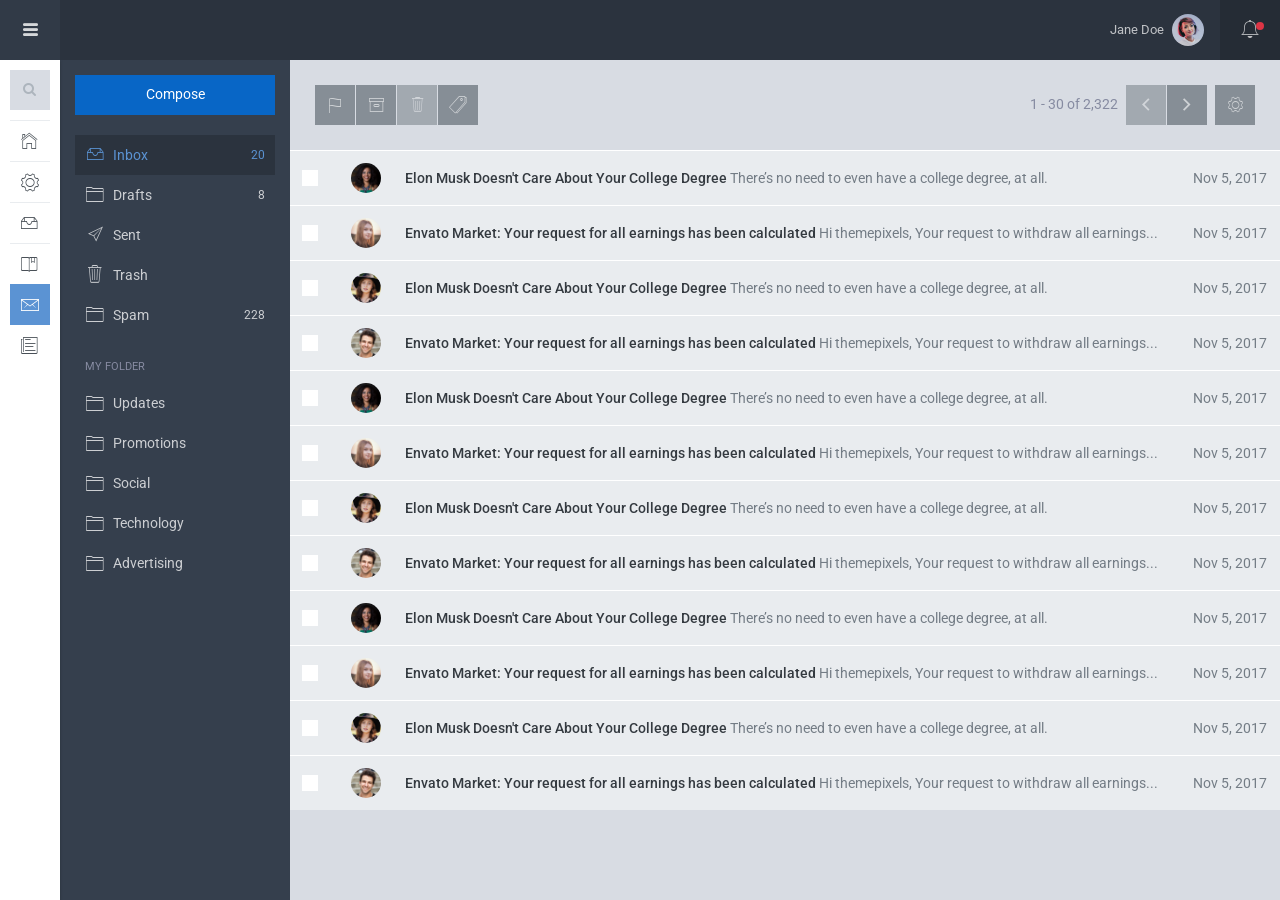
<file: public/app/mailbox.html>
<!DOCTYPE html>
<html lang="en">
  <head>
    <!-- Required meta tags -->
    <meta charset="utf-8">
   
    <title>Электронная почта</title>

    <!-- vendor css -->
    <link href="../lib/font-awesome/css/font-awesome.css" rel="stylesheet">
    <link href="../lib/Ionicons/css/ionicons.css" rel="stylesheet">
    <link href="../lib/perfect-scrollbar/css/perfect-scrollbar.css" rel="stylesheet">

    <!-- Starlight CSS -->
    <link rel="stylesheet" href="../css/starlight.css">
  </head>

  <body class="collapsed-menu">

    <!-- ########## START: LEFT PANEL ########## -->
    <div class="sl-logo"><a href=""><i class="icon ion-android-star-outline"></i> starlight</a></div>
    <div class="sl-sideleft">
      <div class="input-group input-group-search">
        <input type="search" name="search" class="form-control" placeholder="Search">
        <span class="input-group-btn">
          <button class="btn"><i class="fa fa-search"></i></button>
        </span><!-- input-group-btn -->
      </div><!-- input-group -->

      <label class="sidebar-label">Navigation</label>
      <div class="sl-sideleft-menu">
        <a href="index.html" class="sl-menu-link">
          <div class="sl-menu-item">
            <i class="menu-item-icon icon ion-ios-home-outline tx-22"></i>
            <span class="menu-item-label">Dashboard</span>
          </div><!-- menu-item -->
        </a><!-- sl-menu-link -->
       
        <a href="#" class="sl-menu-link">
          <div class="sl-menu-item">
            <i class="menu-item-icon icon ion-ios-gear-outline tx-24"></i>
            <span class="menu-item-label">Forms</span>
            <i class="menu-item-arrow fa fa-angle-down"></i>
          </div><!-- menu-item -->
        </a><!-- sl-menu-link -->
        <ul class="sl-menu-sub nav flex-column">
          <li class="nav-item"><a href="form-elements.html" class="nav-link">Form Elements</a></li>
          <li class="nav-item"><a href="form-layouts.html" class="nav-link">Form Layouts</a></li>
          <li class="nav-item"><a href="form-validation.html" class="nav-link">Form Validation</a></li>
          <li class="nav-item"><a href="form-wizards.html" class="nav-link">Form Wizards</a></li>
          <li class="nav-item"><a href="form-editor-text.html" class="nav-link">Text Editor</a></li>
        </ul>
        <a href="#" class="sl-menu-link">
          <div class="sl-menu-item">
            <i class="menu-item-icon icon ion-ios-filing-outline tx-24"></i>
            <span class="menu-item-label">UI Elements</span>
            <i class="menu-item-arrow fa fa-angle-down"></i>
          </div><!-- menu-item -->
        </a><!-- sl-menu-link -->
        <ul class="sl-menu-sub nav flex-column">
         
          <li class="nav-item"><a href="cards.html" class="nav-link">Cards</a></li>
          <li class="nav-item"><a href="icons.html" class="nav-link">Icons</a></li>         
          <li class="nav-item"><a href="spinners.html" class="nav-link">Spinners</a></li>

        </ul>
        <a href="#" class="sl-menu-link">
          <div class="sl-menu-item">
            <i class="menu-item-icon icon ion-ios-bookmarks-outline tx-20"></i>
            <span class="menu-item-label">Tables</span>
            <i class="menu-item-arrow fa fa-angle-down"></i>
          </div><!-- menu-item -->
        </a><!-- sl-menu-link -->
        <ul class="sl-menu-sub nav flex-column">
          <li class="nav-item"><a href="table-basic.html" class="nav-link">Basic Table</a></li>
          <li class="nav-item"><a href="table-datatable.html" class="nav-link">Data Table</a></li>
        </ul>
       
        <a href="mailbox.html" class="sl-menu-link active">
          <div class="sl-menu-item">
            <i class="menu-item-icon icon ion-ios-email-outline tx-24"></i>
            <span class="menu-item-label">Mailbox</span>
          </div><!-- menu-item -->
        </a><!-- sl-menu-link -->
        <a href="#" class="sl-menu-link">
          <div class="sl-menu-item">
            <i class="menu-item-icon icon ion-ios-paper-outline tx-22"></i>
            <span class="menu-item-label">Pages</span>
            <i class="menu-item-arrow fa fa-angle-down"></i>
          </div><!-- menu-item -->
        </a><!-- sl-menu-link -->
        <ul class="sl-menu-sub nav flex-column">
          <li class="nav-item"><a href="page-signin.html" class="nav-link">Signin Page</a></li>
          <li class="nav-item"><a href="page-signup.html" class="nav-link">Signup Page</a></li>
          <li class="nav-item"><a href="page-notfound.html" class="nav-link">404 Page Not Found</a></li>
        </ul>
      </div><!-- sl-sideleft-menu -->

      <br>
    </div><!-- sl-sideleft -->
    <!-- ########## END: LEFT PANEL ########## -->

    <!-- ########## START: HEAD PANEL ########## -->
    <div class="sl-header">
      <div class="sl-header-left">
        <div class="navicon-left hidden-md-down"><a id="btnLeftMenu" href=""><i class="icon ion-navicon-round"></i></a></div>
        <div class="navicon-left hidden-lg-up"><a id="btnLeftMenuMobile" href=""><i class="icon ion-navicon-round"></i></a></div>
      </div><!-- sl-header-left -->
      <div class="sl-header-right">
        <nav class="nav">
          <div class="dropdown">
            <a href="" class="nav-link nav-link-profile" data-toggle="dropdown">
              <span class="logged-name">Jane<span class="hidden-md-down"> Doe</span></span>
              <img src="../img/img3.jpg" class="wd-32 rounded-circle" alt="">
            </a>
            <div class="dropdown-menu dropdown-menu-header wd-200">
              <ul class="list-unstyled user-profile-nav">
                <li><a href=""><i class="icon ion-ios-person-outline"></i> Edit Profile</a></li>
                <li><a href=""><i class="icon ion-ios-gear-outline"></i> Settings</a></li>
                <li><a href=""><i class="icon ion-ios-download-outline"></i> Downloads</a></li>
                <li><a href=""><i class="icon ion-ios-star-outline"></i> Favorites</a></li>
                <li><a href=""><i class="icon ion-ios-folder-outline"></i> Collections</a></li>
                <li><a href=""><i class="icon ion-power"></i> Sign Out</a></li>
              </ul>
            </div><!-- dropdown-menu -->
          </div><!-- dropdown -->
        </nav>
        <div class="navicon-right">
          <a id="btnRightMenu" href="" class="pos-relative">
            <i class="icon ion-ios-bell-outline"></i>
            <!-- start: if statement -->
            <span class="square-8 bg-danger"></span>
            <!-- end: if statement -->
          </a>
        </div><!-- navicon-right -->
      </div><!-- sl-header-right -->
    </div><!-- sl-header -->
    <!-- ########## END: HEAD PANEL ########## -->

    <!-- ########## START: RIGHT PANEL ########## -->
    <div class="sl-sideright">
      <ul class="nav nav-tabs nav-fill sidebar-tabs" role="tablist">
        <li class="nav-item">
          <a class="nav-link active" data-toggle="tab" role="tab" href="#messages">Messages (2)</a>
        </li>
        <li class="nav-item">
          <a class="nav-link" data-toggle="tab" role="tab" href="#notifications">Notifications (8)</a>
        </li>
      </ul><!-- sidebar-tabs -->

      <!-- Tab panes -->
      <div class="tab-content">
        <div class="tab-pane pos-absolute a-0 mg-t-60 active" id="messages" role="tabpanel">
          <div class="media-list">
            <!-- loop starts here -->
            <a href="" class="media-list-link">
              <div class="media">
                <img src="../img/img3.jpg" class="wd-40 rounded-circle" alt="">
                <div class="media-body">
                  <p class="mg-b-0 tx-medium tx-gray-800 tx-13">Donna Seay</p>
                  <span class="d-block tx-11 tx-gray-500">2 minutes ago</span>
                  <p class="tx-13 mg-t-10 mg-b-0">A wonderful serenity has taken possession of my entire soul, like these sweet mornings of spring.</p>
                </div>
              </div><!-- media -->
            </a>
            <!-- loop ends here -->
            <a href="" class="media-list-link">
              <div class="media">
                <img src="../img/img4.jpg" class="wd-40 rounded-circle" alt="">
                <div class="media-body">
                  <p class="mg-b-0 tx-medium tx-gray-800 tx-13">Samantha Francis</p>
                  <span class="d-block tx-11 tx-gray-500">3 hours ago</span>
                  <p class="tx-13 mg-t-10 mg-b-0">My entire soul, like these sweet mornings of spring.</p>
                </div>
              </div><!-- media -->
            </a>
            <a href="" class="media-list-link">
              <div class="media">
                <img src="../img/img7.jpg" class="wd-40 rounded-circle" alt="">
                <div class="media-body">
                  <p class="mg-b-0 tx-medium tx-gray-800 tx-13">Robert Walker</p>
                  <span class="d-block tx-11 tx-gray-500">5 hours ago</span>
                  <p class="tx-13 mg-t-10 mg-b-0">I should be incapable of drawing a single stroke at the present moment...</p>
                </div>
              </div><!-- media -->
            </a>
            <a href="" class="media-list-link">
              <div class="media">
                <img src="../img/img5.jpg" class="wd-40 rounded-circle" alt="">
                <div class="media-body">
                  <p class="mg-b-0 tx-medium tx-gray-800 tx-13">Larry Smith</p>
                  <span class="d-block tx-11 tx-gray-500">Yesterday, 8:34pm</span>

                  <p class="tx-13 mg-t-10 mg-b-0">When, while the lovely valley teems with vapour around me, and the meridian sun strikes...</p>
                </div>
              </div><!-- media -->
            </a>
            <a href="" class="media-list-link">
              <div class="media">
                <img src="../img/img3.jpg" class="wd-40 rounded-circle" alt="">
                <div class="media-body">
                  <p class="mg-b-0 tx-medium tx-gray-800 tx-13">Donna Seay</p>
                  <span class="d-block tx-11 tx-gray-500">Jan 23, 2:32am</span>
                  <p class="tx-13 mg-t-10 mg-b-0">A wonderful serenity has taken possession of my entire soul, like these sweet mornings of spring.</p>
                </div>
              </div><!-- media -->
            </a>
          </div><!-- media-list -->
          <div class="pd-15">
            <a href="" class="btn btn-secondary btn-block bd-0 rounded-0 tx-10 tx-uppercase tx-mont tx-medium tx-spacing-2">View More Messages</a>
          </div>
        </div><!-- #messages -->

        <div class="tab-pane pos-absolute a-0 mg-t-60 overflow-y-auto" id="notifications" role="tabpanel">
          <div class="media-list">
            <!-- loop starts here -->
            <a href="" class="media-list-link read">
              <div class="media pd-x-20 pd-y-15">
                <img src="../img/img8.jpg" class="wd-40 rounded-circle" alt="">
                <div class="media-body">
                  <p class="tx-13 mg-b-0 tx-gray-700"><strong class="tx-medium tx-gray-800">Suzzeth Bungaos</strong> tagged you and 18 others in a post.</p>
                  <span class="tx-12">October 03, 2017 8:45am</span>
                </div>
              </div><!-- media -->
            </a>
            <!-- loop ends here -->
            <a href="" class="media-list-link read">
              <div class="media pd-x-20 pd-y-15">
                <img src="../img/img9.jpg" class="wd-40 rounded-circle" alt="">
                <div class="media-body">
                  <p class="tx-13 mg-b-0 tx-gray-700"><strong class="tx-medium tx-gray-800">Mellisa Brown</strong> appreciated your work <strong class="tx-medium tx-gray-800">The Social Network</strong></p>
                  <span class="tx-12">October 02, 2017 12:44am</span>
                </div>
              </div><!-- media -->
            </a>
            <a href="" class="media-list-link read">
              <div class="media pd-x-20 pd-y-15">
                <img src="../img/img10.jpg" class="wd-40 rounded-circle" alt="">
                <div class="media-body">
                  <p class="tx-13 mg-b-0 tx-gray-700">20+ new items added are for sale in your <strong class="tx-medium tx-gray-800">Sale Group</strong></p>
                  <span class="tx-12">October 01, 2017 10:20pm</span>
                </div>
              </div><!-- media -->
            </a>
            <a href="" class="media-list-link read">
              <div class="media pd-x-20 pd-y-15">
                <img src="../img/img5.jpg" class="wd-40 rounded-circle" alt="">
                <div class="media-body">
                  <p class="tx-13 mg-b-0 tx-gray-700"><strong class="tx-medium tx-gray-800">Julius Erving</strong> wants to connect with you on your conversation with <strong class="tx-medium tx-gray-800">Ronnie Mara</strong></p>
                  <span class="tx-12">October 01, 2017 6:08pm</span>
                </div>
              </div><!-- media -->
            </a>
            <a href="" class="media-list-link read">
              <div class="media pd-x-20 pd-y-15">
                <img src="../img/img8.jpg" class="wd-40 rounded-circle" alt="">
                <div class="media-body">
                  <p class="tx-13 mg-b-0 tx-gray-700"><strong class="tx-medium tx-gray-800">Suzzeth Bungaos</strong> tagged you and 12 others in a post.</p>
                  <span class="tx-12">September 27, 2017 6:45am</span>
                </div>
              </div><!-- media -->
            </a>
            <a href="" class="media-list-link read">
              <div class="media pd-x-20 pd-y-15">
                <img src="../img/img10.jpg" class="wd-40 rounded-circle" alt="">
                <div class="media-body">
                  <p class="tx-13 mg-b-0 tx-gray-700">10+ new items added are for sale in your <strong class="tx-medium tx-gray-800">Sale Group</strong></p>
                  <span class="tx-12">September 28, 2017 11:30pm</span>
                </div>
              </div><!-- media -->
            </a>
            <a href="" class="media-list-link read">
              <div class="media pd-x-20 pd-y-15">
                <img src="../img/img9.jpg" class="wd-40 rounded-circle" alt="">
                <div class="media-body">
                  <p class="tx-13 mg-b-0 tx-gray-700"><strong class="tx-medium tx-gray-800">Mellisa Brown</strong> appreciated your work <strong class="tx-medium tx-gray-800">The Great Pyramid</strong></p>
                  <span class="tx-12">September 26, 2017 11:01am</span>
                </div>
              </div><!-- media -->
            </a>
            <a href="" class="media-list-link read">
              <div class="media pd-x-20 pd-y-15">
                <img src="../img/img5.jpg" class="wd-40 rounded-circle" alt="">
                <div class="media-body">
                  <p class="tx-13 mg-b-0 tx-gray-700"><strong class="tx-medium tx-gray-800">Julius Erving</strong> wants to connect with you on your conversation with <strong class="tx-medium tx-gray-800">Ronnie Mara</strong></p>
                  <span class="tx-12">September 23, 2017 9:19pm</span>
                </div>
              </div><!-- media -->
            </a>
          </div><!-- media-list -->
        </div><!-- #notifications -->

      </div><!-- tab-content -->
    </div><!-- sl-sideright -->
    <!-- ########## END: RIGHT PANEL ########## --->

    <!-- ########## START: MAIN PANEL ########## -->
    <div class="sl-mainpanel">
      <div class="mailbox-sideleft">
        <a href="" class="btn btn-primary btn-block">Compose</a>

        <nav class="nav nav-mailbox flex-column mg-y-20">
          <a href="" class="nav-link active">
            <i class="icon ion-ios-filing-outline tx-24"></i>
            <span>Inbox</span>
            <span class="mg-l-auto tx-12">20</span>
          </a>
          <a href="" class="nav-link">
            <i class="icon ion-ios-folder-outline tx-20"></i>
            <span>Drafts</span>
            <span class="mg-l-auto tx-12">8</span>
          </a>
          <a href="" class="nav-link"><i class="icon ion-ios-paperplane-outline tx-24"></i> Sent</a>
          <a href="" class="nav-link"><i class="icon ion-ios-trash-outline tx-24"></i> Trash</a>
          <a href="" class="nav-link">
            <i class="icon ion-ios-folder-outline tx-20"></i>
            <span>Spam</span>
            <span class="mg-l-auto tx-12">228</span>
          </a>
        </nav>

        <label class="pd-l-10 tx-11 tx-uppercase">My Folder</label>
        <nav class="nav nav-mailbox flex-column">
          <a href="" class="nav-link"><i class="icon ion-ios-folder-outline tx-20"></i> Updates</a>
          <a href="" class="nav-link"><i class="icon ion-ios-folder-outline tx-20"></i> Promotions</a>
          <a href="" class="nav-link"><i class="icon ion-ios-folder-outline tx-20"></i> Social</a>
          <a href="" class="nav-link"><i class="icon ion-ios-folder-outline tx-20"></i> Technology</a>
          <a href="" class="nav-link"><i class="icon ion-ios-folder-outline tx-20"></i> Advertising</a>
        </nav>
      </div><!-- mailbox-sideleft -->

      <div class="mailbox-content">


        <div class="pd-t-25 pd-x-25">
          <div class="mailbox-content-header">
            <div>
              <div class="btn-group mg-b-0 mg-r-5 hidden-lg-up">
                <button id="showMailboxLeft" class="btn btn-dark"><i class="icon ion-navicon-round tx-16"></i></button>
              </div>
              <div class="btn-group mg-b-0 hidden-xs-down">
                <button class="btn btn-secondary"><i class="icon ion-ios-flag-outline tx-24"></i></button>
                <button class="btn btn-secondary"><i class="icon ion-ios-box-outline tx-24"></i></button>
                <button class="btn btn-secondary disabled"><i class="icon ion-ios-trash-outline tx-20"></i></button>
                <button class="btn btn-secondary"><i class="icon ion-ios-pricetags-outline tx-20"></i></button>
              </div><!-- btn-group -->
            </div>
            <div class="mg-l-auto">
              <span class="mg-r-5 hidden-xs-down">1 - 30 of 2,322</span>
              <div class="btn-group mg-b-0">
                <button class="btn btn-secondary disabled"><i class="icon ion-ios-arrow-back tx-20"></i></button>
                <button class="btn btn-secondary"><i class="icon ion-ios-arrow-forward tx-20"></i></button>
              </div><!-- btn-group -->

              <div class="btn-group mg-b-0 mg-l-5">
                <button class="btn btn-secondary"><i class="icon ion-ios-gear-outline tx-20"></i></button>
              </div><!-- btn-group -->
            </div>
          </div><!-- d-flex -->
        </div>

        <table class="table table-hover mg-t-25 mg-b-0">
          <tbody>
            <tr>
              <td class="valign-middle">
                <label class="ckbox mg-b-0">
                  <input type="checkbox"><span></span>
                </label>
              </td>
              <td>
                <img src="../img/img10.jpg" class="wd-30 rounded-circle" alt="">
              </td>
              <td class="valign-middle">
                <p class="mg-b-0">
                  <span class="tx-medium tx-gray-800">Elon Musk Doesn't Care About Your College Degree</span>
                  There’s no need to even have a college degree, at all.
                </p>
              </td>
              <td class="valign-middle">Nov 5, 2017</td>
            </tr>
            <tr>
              <td class="valign-middle">
                <label class="ckbox mg-b-0">
                  <input type="checkbox"><span></span>
                </label>
              </td>
              <td>
                <img src="../img/img9.jpg" class="wd-30 rounded-circle" alt="">
              </td>
              <td class="valign-middle">
                <p class="mg-b-0">
                  <span class="tx-medium tx-gray-800">Envato Market: Your request for all earnings has been calculated</span>
                  Hi themepixels, Your request to withdraw all earnings...
                </p>
              </td>
              <td class="valign-middle">Nov 5, 2017</td>
            </tr>
            <tr>
              <td class="valign-middle">
                <label class="ckbox mg-b-0">
                  <input type="checkbox"><span></span>
                </label>
              </td>
              <td>
                <img src="../img/img8.jpg" class="wd-30 rounded-circle" alt="">
              </td>
              <td class="valign-middle">
                <p class="mg-b-0">
                  <span class="tx-medium tx-gray-800">Elon Musk Doesn't Care About Your College Degree</span>
                  There’s no need to even have a college degree, at all.
                </p>
              </td>
              <td class="valign-middle">Nov 5, 2017</td>
            </tr>
            <tr>
              <td class="valign-middle">
                <label class="ckbox mg-b-0">
                  <input type="checkbox"><span></span>
                </label>
              </td>
              <td>
                <img src="../img/img7.jpg" class="wd-30 rounded-circle" alt="">
              </td>
              <td class="valign-middle">
                <p class="mg-b-0">
                  <span class="tx-medium tx-gray-800">Envato Market: Your request for all earnings has been calculated</span>
                  Hi themepixels, Your request to withdraw all earnings...
                </p>
              </td>
              <td class="valign-middle">Nov 5, 2017</td>
            </tr>
            <tr>
              <td class="valign-middle">
                <label class="ckbox mg-b-0">
                  <input type="checkbox"><span></span>
                </label>
              </td>
              <td>
                <img src="../img/img10.jpg" class="wd-30 rounded-circle" alt="">
              </td>
              <td class="valign-middle">
                <p class="mg-b-0">
                  <span class="tx-medium tx-gray-800">Elon Musk Doesn't Care About Your College Degree</span>
                  There’s no need to even have a college degree, at all.
                </p>
              </td>
              <td class="valign-middle">Nov 5, 2017</td>
            </tr>
            <tr>
              <td class="valign-middle">
                <label class="ckbox mg-b-0">
                  <input type="checkbox"><span></span>
                </label>
              </td>
              <td>
                <img src="../img/img9.jpg" class="wd-30 rounded-circle" alt="">
              </td>
              <td class="valign-middle">
                <p class="mg-b-0">
                  <span class="tx-medium tx-gray-800">Envato Market: Your request for all earnings has been calculated</span>
                  Hi themepixels, Your request to withdraw all earnings...
                </p>
              </td>
              <td class="valign-middle">Nov 5, 2017</td>
            </tr>
            <tr>
              <td class="valign-middle">
                <label class="ckbox mg-b-0">
                  <input type="checkbox"><span></span>
                </label>
              </td>
              <td>
                <img src="../img/img8.jpg" class="wd-30 rounded-circle" alt="">
              </td>
              <td class="valign-middle">
                <p class="mg-b-0">
                  <span class="tx-medium tx-gray-800">Elon Musk Doesn't Care About Your College Degree</span>
                  There’s no need to even have a college degree, at all.
                </p>
              </td>
              <td class="valign-middle">Nov 5, 2017</td>
            </tr>
            <tr>
              <td class="valign-middle">
                <label class="ckbox mg-b-0">
                  <input type="checkbox"><span></span>
                </label>
              </td>
              <td>
                <img src="../img/img7.jpg" class="wd-30 rounded-circle" alt="">
              </td>
              <td class="valign-middle">
                <p class="mg-b-0">
                  <span class="tx-medium tx-gray-800">Envato Market: Your request for all earnings has been calculated</span>
                  Hi themepixels, Your request to withdraw all earnings...
                </p>
              </td>
              <td class="valign-middle">Nov 5, 2017</td>
            </tr>
            <tr>
              <td class="valign-middle">
                <label class="ckbox mg-b-0">
                  <input type="checkbox"><span></span>
                </label>
              </td>
              <td>
                <img src="../img/img10.jpg" class="wd-30 rounded-circle" alt="">
              </td>
              <td class="valign-middle">
                <p class="mg-b-0">
                  <span class="tx-medium tx-gray-800">Elon Musk Doesn't Care About Your College Degree</span>
                  There’s no need to even have a college degree, at all.
                </p>
              </td>
              <td class="valign-middle">Nov 5, 2017</td>
            </tr>
            <tr>
              <td class="valign-middle">
                <label class="ckbox mg-b-0">
                  <input type="checkbox"><span></span>
                </label>
              </td>
              <td>
                <img src="../img/img9.jpg" class="wd-30 rounded-circle" alt="">
              </td>
              <td class="valign-middle">
                <p class="mg-b-0">
                  <span class="tx-medium tx-gray-800">Envato Market: Your request for all earnings has been calculated</span>
                  Hi themepixels, Your request to withdraw all earnings...
                </p>
              </td>
              <td class="valign-middle">Nov 5, 2017</td>
            </tr>
            <tr>
              <td class="valign-middle">
                <label class="ckbox mg-b-0">
                  <input type="checkbox"><span></span>
                </label>
              </td>
              <td>
                <img src="../img/img8.jpg" class="wd-30 rounded-circle" alt="">
              </td>
              <td class="valign-middle">
                <p class="mg-b-0">
                  <span class="tx-medium tx-gray-800">Elon Musk Doesn't Care About Your College Degree</span>
                  There’s no need to even have a college degree, at all.
                </p>
              </td>
              <td class="valign-middle">Nov 5, 2017</td>
            </tr>
            <tr>
              <td class="valign-middle">
                <label class="ckbox mg-b-0">
                  <input type="checkbox"><span></span>
                </label>
              </td>
              <td>
                <img src="../img/img7.jpg" class="wd-30 rounded-circle" alt="">
              </td>
              <td class="valign-middle">
                <p class="mg-b-0">
                  <span class="tx-medium tx-gray-800">Envato Market: Your request for all earnings has been calculated</span>
                  Hi themepixels, Your request to withdraw all earnings...
                </p>
              </td>
              <td class="valign-middle">Nov 5, 2017</td>
            </tr>
          </tbody>
        </table>
      </div><!-- mailbox-content -->
    </div><!-- sl-mainpanel -->
    <!-- ########## END: MAIN PANEL ########## -->

    <script src="../lib/jquery/jquery.js"></script>
    <script src="../lib/popper.js/popper.js"></script>
    <script src="../lib/bootstrap/bootstrap.js"></script>
    <script src="../lib/perfect-scrollbar/js/perfect-scrollbar.jquery.js"></script>

    <script src="../js/starlight.js"></script>
    <script>
      $(function() {
        'use strict';
        // show only the icons and hide left menu label by default
        $('.menu-item-label,.menu-item-arrow').addClass('op-lg-0-force d-lg-none');

        // scrollbar
        $('.mailbox-sideleft').perfectScrollbar();

        // showing mailbox left menu
        $('#showMailboxLeft').on('click', function(){
          $('body').toggleClass('show-mailbox-left');
        });
      });
    </script>
  </body>
</html>
</file>
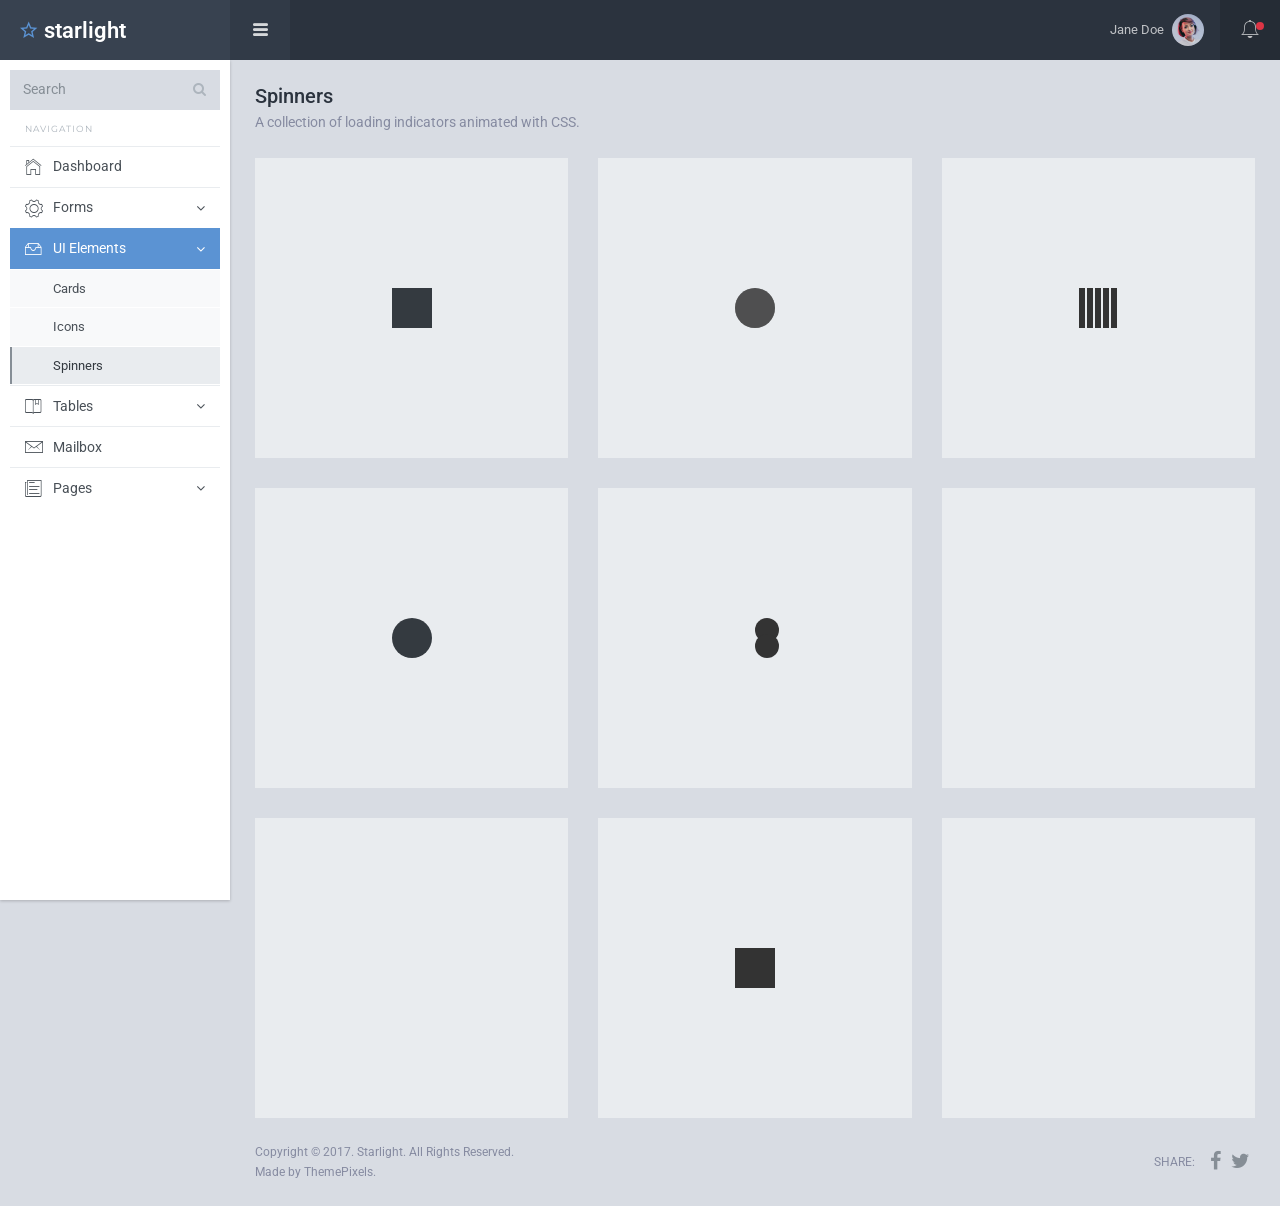
<file: public/app/spinners.html>
<!DOCTYPE html>
<html lang="en">
  <head>
    <!-- Required meta tags -->
    <meta charset="utf-8">
    

    <title>Элемент загрузки</title>

    <!-- vendor css -->
    <link href="../lib/font-awesome/css/font-awesome.css" rel="stylesheet">
    <link href="../lib/Ionicons/css/ionicons.css" rel="stylesheet">
    <link href="../lib/perfect-scrollbar/css/perfect-scrollbar.css" rel="stylesheet">
    <link href="../lib/highlightjs/github.css" rel="stylesheet">
    <link href="../lib/SpinKit/spinkit.css" rel="stylesheet">


    <!-- Starlight CSS -->
    <link rel="stylesheet" href="../css/starlight.css">
  </head>

  <body>

    <!-- ########## START: LEFT PANEL ########## -->
    <div class="sl-logo"><a href=""><i class="icon ion-android-star-outline"></i> starlight</a></div>
    <div class="sl-sideleft">
      <div class="input-group input-group-search">
        <input type="search" name="search" class="form-control" placeholder="Search">
        <span class="input-group-btn">
          <button class="btn"><i class="fa fa-search"></i></button>
        </span><!-- input-group-btn -->
      </div><!-- input-group -->

      <label class="sidebar-label">Navigation</label>
      <div class="sl-sideleft-menu">
        <a href="index.html" class="sl-menu-link">
          <div class="sl-menu-item">
            <i class="menu-item-icon icon ion-ios-home-outline tx-22"></i>
            <span class="menu-item-label">Dashboard</span>
          </div><!-- menu-item -->
        </a><!-- sl-menu-link -->
        
        <a href="#" class="sl-menu-link">
          <div class="sl-menu-item">
            <i class="menu-item-icon icon ion-ios-gear-outline tx-24"></i>
            <span class="menu-item-label">Forms</span>
            <i class="menu-item-arrow fa fa-angle-down"></i>
          </div><!-- menu-item -->
        </a><!-- sl-menu-link -->
        <ul class="sl-menu-sub nav flex-column">
          <li class="nav-item"><a href="form-elements.html" class="nav-link">Form Elements</a></li>
          <li class="nav-item"><a href="form-layouts.html" class="nav-link">Form Layouts</a></li>
          <li class="nav-item"><a href="form-validation.html" class="nav-link">Form Validation</a></li>
          <li class="nav-item"><a href="form-wizards.html" class="nav-link">Form Wizards</a></li>
          <li class="nav-item"><a href="form-editor-text.html" class="nav-link">Text Editor</a></li>
        </ul>
        <a href="#" class="sl-menu-link active show-sub">
          <div class="sl-menu-item">
            <i class="menu-item-icon icon ion-ios-filing-outline tx-24"></i>
            <span class="menu-item-label">UI Elements</span>
            <i class="menu-item-arrow fa fa-angle-down"></i>
          </div><!-- menu-item -->
        </a><!-- sl-menu-link -->
        <ul class="sl-menu-sub nav flex-column">
          
          <li class="nav-item"><a href="cards.html" class="nav-link">Cards</a></li>
          <li class="nav-item"><a href="icons.html" class="nav-link">Icons</a></li>
          <li class="nav-item"><a href="spinners.html" class="nav-link active">Spinners</a></li>

        </ul>
        <a href="#" class="sl-menu-link">
          <div class="sl-menu-item">
            <i class="menu-item-icon icon ion-ios-bookmarks-outline tx-20"></i>
            <span class="menu-item-label">Tables</span>
            <i class="menu-item-arrow fa fa-angle-down"></i>
          </div><!-- menu-item -->
        </a><!-- sl-menu-link -->
        <ul class="sl-menu-sub nav flex-column">
          <li class="nav-item"><a href="table-basic.html" class="nav-link">Basic Table</a></li>
          <li class="nav-item"><a href="table-datatable.html" class="nav-link">Data Table</a></li>
        </ul>
        
        <a href="mailbox.html" class="sl-menu-link">
          <div class="sl-menu-item">
            <i class="menu-item-icon icon ion-ios-email-outline tx-24"></i>
            <span class="menu-item-label">Mailbox</span>
          </div><!-- menu-item -->
        </a><!-- sl-menu-link -->
        <a href="#" class="sl-menu-link">
          <div class="sl-menu-item">
            <i class="menu-item-icon icon ion-ios-paper-outline tx-22"></i>
            <span class="menu-item-label">Pages</span>
            <i class="menu-item-arrow fa fa-angle-down"></i>
          </div><!-- menu-item -->
        </a><!-- sl-menu-link -->
        <ul class="sl-menu-sub nav flex-column">

          <li class="nav-item"><a href="page-signin.html" class="nav-link">Signin Page</a></li>
          <li class="nav-item"><a href="page-signup.html" class="nav-link">Signup Page</a></li>
          <li class="nav-item"><a href="page-notfound.html" class="nav-link">404 Page Not Found</a></li>
        </ul>
      </div><!-- sl-sideleft-menu -->

      <br>
    </div><!-- sl-sideleft -->
    <!-- ########## END: LEFT PANEL ########## -->

    <!-- ########## START: HEAD PANEL ########## -->
    <div class="sl-header">
      <div class="sl-header-left">
        <div class="navicon-left hidden-md-down"><a id="btnLeftMenu" href=""><i class="icon ion-navicon-round"></i></a></div>
        <div class="navicon-left hidden-lg-up"><a id="btnLeftMenuMobile" href=""><i class="icon ion-navicon-round"></i></a></div>
      </div><!-- sl-header-left -->
      <div class="sl-header-right">
        <nav class="nav">
          <div class="dropdown">
            <a href="" class="nav-link nav-link-profile" data-toggle="dropdown">
              <span class="logged-name">Jane<span class="hidden-md-down"> Doe</span></span>
              <img src="../img/img3.jpg" class="wd-32 rounded-circle" alt="">
            </a>
            <div class="dropdown-menu dropdown-menu-header wd-200">
              <ul class="list-unstyled user-profile-nav">
                <li><a href=""><i class="icon ion-ios-person-outline"></i> Edit Profile</a></li>
                <li><a href=""><i class="icon ion-ios-gear-outline"></i> Settings</a></li>
                <li><a href=""><i class="icon ion-ios-download-outline"></i> Downloads</a></li>
                <li><a href=""><i class="icon ion-ios-star-outline"></i> Favorites</a></li>
                <li><a href=""><i class="icon ion-ios-folder-outline"></i> Collections</a></li>
                <li><a href=""><i class="icon ion-power"></i> Sign Out</a></li>
              </ul>
            </div><!-- dropdown-menu -->
          </div><!-- dropdown -->
        </nav>
        <div class="navicon-right">
          <a id="btnRightMenu" href="" class="pos-relative">
            <i class="icon ion-ios-bell-outline"></i>
            <!-- start: if statement -->
            <span class="square-8 bg-danger"></span>
            <!-- end: if statement -->
          </a>
        </div><!-- navicon-right -->
      </div><!-- sl-header-right -->
    </div><!-- sl-header -->
    <!-- ########## END: HEAD PANEL ########## -->

    <!-- ########## START: RIGHT PANEL ########## -->
    <div class="sl-sideright">
      <ul class="nav nav-tabs nav-fill sidebar-tabs" role="tablist">
        <li class="nav-item">
          <a class="nav-link active" data-toggle="tab" role="tab" href="#messages">Messages (2)</a>
        </li>
        <li class="nav-item">
          <a class="nav-link" data-toggle="tab" role="tab" href="#notifications">Notifications (8)</a>
        </li>
      </ul><!-- sidebar-tabs -->

      <!-- Tab panes -->
      <div class="tab-content">
        <div class="tab-pane pos-absolute a-0 mg-t-60 active" id="messages" role="tabpanel">
          <div class="media-list">
            <!-- loop starts here -->
            <a href="" class="media-list-link">
              <div class="media">
                <img src="../img/img3.jpg" class="wd-40 rounded-circle" alt="">
                <div class="media-body">
                  <p class="mg-b-0 tx-medium tx-gray-800 tx-13">Donna Seay</p>
                  <span class="d-block tx-11 tx-gray-500">2 minutes ago</span>
                  <p class="tx-13 mg-t-10 mg-b-0">A wonderful serenity has taken possession of my entire soul, like these sweet mornings of spring.</p>
                </div>
              </div><!-- media -->
            </a>
            <!-- loop ends here -->
            <a href="" class="media-list-link">
              <div class="media">
                <img src="../img/img4.jpg" class="wd-40 rounded-circle" alt="">
                <div class="media-body">
                  <p class="mg-b-0 tx-medium tx-gray-800 tx-13">Samantha Francis</p>
                  <span class="d-block tx-11 tx-gray-500">3 hours ago</span>
                  <p class="tx-13 mg-t-10 mg-b-0">My entire soul, like these sweet mornings of spring.</p>
                </div>
              </div><!-- media -->
            </a>
            <a href="" class="media-list-link">
              <div class="media">
                <img src="../img/img7.jpg" class="wd-40 rounded-circle" alt="">
                <div class="media-body">
                  <p class="mg-b-0 tx-medium tx-gray-800 tx-13">Robert Walker</p>
                  <span class="d-block tx-11 tx-gray-500">5 hours ago</span>
                  <p class="tx-13 mg-t-10 mg-b-0">I should be incapable of drawing a single stroke at the present moment...</p>
                </div>
              </div><!-- media -->
            </a>
            <a href="" class="media-list-link">
              <div class="media">
                <img src="../img/img5.jpg" class="wd-40 rounded-circle" alt="">
                <div class="media-body">
                  <p class="mg-b-0 tx-medium tx-gray-800 tx-13">Larry Smith</p>
                  <span class="d-block tx-11 tx-gray-500">Yesterday, 8:34pm</span>

                  <p class="tx-13 mg-t-10 mg-b-0">When, while the lovely valley teems with vapour around me, and the meridian sun strikes...</p>
                </div>
              </div><!-- media -->
            </a>
            <a href="" class="media-list-link">
              <div class="media">
                <img src="../img/img3.jpg" class="wd-40 rounded-circle" alt="">
                <div class="media-body">
                  <p class="mg-b-0 tx-medium tx-gray-800 tx-13">Donna Seay</p>
                  <span class="d-block tx-11 tx-gray-500">Jan 23, 2:32am</span>
                  <p class="tx-13 mg-t-10 mg-b-0">A wonderful serenity has taken possession of my entire soul, like these sweet mornings of spring.</p>
                </div>
              </div><!-- media -->
            </a>
          </div><!-- media-list -->
          <div class="pd-15">
            <a href="" class="btn btn-secondary btn-block bd-0 rounded-0 tx-10 tx-uppercase tx-mont tx-medium tx-spacing-2">View More Messages</a>
          </div>
        </div><!-- #messages -->

        <div class="tab-pane pos-absolute a-0 mg-t-60 overflow-y-auto" id="notifications" role="tabpanel">
          <div class="media-list">
            <!-- loop starts here -->
            <a href="" class="media-list-link read">
              <div class="media pd-x-20 pd-y-15">
                <img src="../img/img8.jpg" class="wd-40 rounded-circle" alt="">
                <div class="media-body">
                  <p class="tx-13 mg-b-0 tx-gray-700"><strong class="tx-medium tx-gray-800">Suzzeth Bungaos</strong> tagged you and 18 others in a post.</p>
                  <span class="tx-12">October 03, 2017 8:45am</span>
                </div>
              </div><!-- media -->
            </a>
            <!-- loop ends here -->
            <a href="" class="media-list-link read">
              <div class="media pd-x-20 pd-y-15">
                <img src="../img/img9.jpg" class="wd-40 rounded-circle" alt="">
                <div class="media-body">
                  <p class="tx-13 mg-b-0 tx-gray-700"><strong class="tx-medium tx-gray-800">Mellisa Brown</strong> appreciated your work <strong class="tx-medium tx-gray-800">The Social Network</strong></p>
                  <span class="tx-12">October 02, 2017 12:44am</span>
                </div>
              </div><!-- media -->
            </a>
            <a href="" class="media-list-link read">
              <div class="media pd-x-20 pd-y-15">
                <img src="../img/img10.jpg" class="wd-40 rounded-circle" alt="">
                <div class="media-body">
                  <p class="tx-13 mg-b-0 tx-gray-700">20+ new items added are for sale in your <strong class="tx-medium tx-gray-800">Sale Group</strong></p>
                  <span class="tx-12">October 01, 2017 10:20pm</span>
                </div>
              </div><!-- media -->
            </a>
            <a href="" class="media-list-link read">
              <div class="media pd-x-20 pd-y-15">
                <img src="../img/img5.jpg" class="wd-40 rounded-circle" alt="">
                <div class="media-body">
                  <p class="tx-13 mg-b-0 tx-gray-700"><strong class="tx-medium tx-gray-800">Julius Erving</strong> wants to connect with you on your conversation with <strong class="tx-medium tx-gray-800">Ronnie Mara</strong></p>
                  <span class="tx-12">October 01, 2017 6:08pm</span>
                </div>
              </div><!-- media -->
            </a>
            <a href="" class="media-list-link read">
              <div class="media pd-x-20 pd-y-15">
                <img src="../img/img8.jpg" class="wd-40 rounded-circle" alt="">
                <div class="media-body">
                  <p class="tx-13 mg-b-0 tx-gray-700"><strong class="tx-medium tx-gray-800">Suzzeth Bungaos</strong> tagged you and 12 others in a post.</p>
                  <span class="tx-12">September 27, 2017 6:45am</span>
                </div>
              </div><!-- media -->
            </a>
            <a href="" class="media-list-link read">
              <div class="media pd-x-20 pd-y-15">
                <img src="../img/img10.jpg" class="wd-40 rounded-circle" alt="">
                <div class="media-body">
                  <p class="tx-13 mg-b-0 tx-gray-700">10+ new items added are for sale in your <strong class="tx-medium tx-gray-800">Sale Group</strong></p>
                  <span class="tx-12">September 28, 2017 11:30pm</span>
                </div>
              </div><!-- media -->
            </a>
            <a href="" class="media-list-link read">
              <div class="media pd-x-20 pd-y-15">
                <img src="../img/img9.jpg" class="wd-40 rounded-circle" alt="">
                <div class="media-body">
                  <p class="tx-13 mg-b-0 tx-gray-700"><strong class="tx-medium tx-gray-800">Mellisa Brown</strong> appreciated your work <strong class="tx-medium tx-gray-800">The Great Pyramid</strong></p>
                  <span class="tx-12">September 26, 2017 11:01am</span>
                </div>
              </div><!-- media -->
            </a>
            <a href="" class="media-list-link read">
              <div class="media pd-x-20 pd-y-15">
                <img src="../img/img5.jpg" class="wd-40 rounded-circle" alt="">
                <div class="media-body">
                  <p class="tx-13 mg-b-0 tx-gray-700"><strong class="tx-medium tx-gray-800">Julius Erving</strong> wants to connect with you on your conversation with <strong class="tx-medium tx-gray-800">Ronnie Mara</strong></p>
                  <span class="tx-12">September 23, 2017 9:19pm</span>
                </div>
              </div><!-- media -->
            </a>
          </div><!-- media-list -->
        </div><!-- #notifications -->

      </div><!-- tab-content -->
    </div><!-- sl-sideright -->
    <!-- ########## END: RIGHT PANEL ########## --->

    <!-- ########## START: MAIN PANEL ########## -->
    <div class="sl-mainpanel">


      <div class="sl-pagebody">
        <div class="sl-page-title">
          <h5>Spinners</h5>
          <p>A collection of loading indicators animated with CSS.</p>
        </div><!-- sl-page-title -->

        <div class="row">
          <div class="col-md-6 col-xl-4">
            <div class="d-flex bg-gray-200 ht-300 pos-relative align-items-center">
              <div class="sk-rotating-plane bg-gray-800"></div>
            </div><!-- d-flex -->
          </div><!-- col-4 -->
          <div class="col-md-6 col-xl-4 mg-t-30 mg-sm-t-0">
            <div class="d-flex bg-gray-200 ht-300 pos-relative align-items-center">
              <div class="sk-double-bounce">
                <div class="sk-child sk-double-bounce1 bg-gray-800"></div>
                <div class="sk-child sk-double-bounce2 bg-gray-800"></div>
              </div>
            </div><!-- d-flex -->
          </div><!-- col-4 -->
          <div class="col-md-6 col-xl-4 mg-t-30 mg-xl-t-0">
            <div class="d-flex bg-gray-200 ht-300 pos-relative align-items-center">
              <div class="sk-wave">
                <div class="sk-rect sk-rect1 bg-gray-800"></div>
                <div class="sk-rect sk-rect2 bg-gray-800"></div>
                <div class="sk-rect sk-rect3 bg-gray-800"></div>
                <div class="sk-rect sk-rect4 bg-gray-800"></div>
                <div class="sk-rect sk-rect5 bg-gray-800"></div>
              </div>
            </div><!-- d-flex -->
          </div><!-- col-4 -->
          <div class="col-md-6 col-xl-4 mg-t-30">
            <div class="d-flex bg-gray-200 ht-300 pos-relative align-items-center">
              <div class="sk-spinner sk-spinner-pulse bg-gray-800"></div>
            </div><!-- d-flex -->
          </div><!-- col-4 -->
          <div class="col-md-6 col-xl-4 mg-t-30">
            <div class="d-flex bg-gray-200 ht-300 pos-relative align-items-center">
              <div class="sk-chasing-dots">
                <div class="sk-child sk-dot1 bg-gray-800"></div>
                <div class="sk-child sk-dot2 bg-gray-800"></div>
              </div>
            </div><!-- d-flex -->
          </div><!-- col-4 -->
          <div class="col-md-6 col-xl-4 mg-t-30">
            <div class="d-flex bg-gray-200 ht-300 pos-relative align-items-center">
              <div class="sk-circle">
                <div class="sk-circle1 sk-child"></div>
                <div class="sk-circle2 sk-child"></div>
                <div class="sk-circle3 sk-child"></div>
                <div class="sk-circle4 sk-child"></div>
                <div class="sk-circle5 sk-child"></div>
                <div class="sk-circle6 sk-child"></div>
                <div class="sk-circle7 sk-child"></div>
                <div class="sk-circle8 sk-child"></div>
                <div class="sk-circle9 sk-child"></div>
                <div class="sk-circle10 sk-child"></div>
                <div class="sk-circle11 sk-child"></div>
                <div class="sk-circle12 sk-child"></div>
              </div>
            </div><!-- d-flex -->
          </div><!-- col-4 -->
          <div class="col-md-6 col-xl-4 mg-t-30">
            <div class="d-flex bg-gray-200 ht-300 pos-relative align-items-center">
              <div class="sk-three-bounce">
                <div class="sk-child sk-bounce1 bg-gray-800"></div>
                <div class="sk-child sk-bounce2 bg-gray-800"></div>
                <div class="sk-child sk-bounce3 bg-gray-800"></div>
              </div>
            </div><!-- d-flex -->
          </div><!-- col-4 -->
          <div class="col-md-6 col-xl-4 mg-t-30">
            <div class="d-flex bg-gray-200 ht-300 pos-relative align-items-center">
              <div class="sk-cube-grid">
                <div class="sk-cube sk-cube1"></div>
                <div class="sk-cube sk-cube2"></div>
                <div class="sk-cube sk-cube3"></div>
                <div class="sk-cube sk-cube4"></div>
                <div class="sk-cube sk-cube5"></div>
                <div class="sk-cube sk-cube6"></div>
                <div class="sk-cube sk-cube7"></div>
                <div class="sk-cube sk-cube8"></div>
                <div class="sk-cube sk-cube9"></div>
              </div>
            </div><!-- d-flex -->
          </div><!-- col-4 -->
          <div class="col-md-6 col-xl-4 mg-t-30">
            <div class="d-flex bg-gray-200 ht-300 pos-relative align-items-center">
              <div class="sk-folding-cube">
                <div class="sk-cube1 sk-cube"></div>
                <div class="sk-cube2 sk-cube"></div>
                <div class="sk-cube4 sk-cube"></div>
                <div class="sk-cube3 sk-cube"></div>
              </div>
            </div><!-- d-flex -->
          </div><!-- col-4 -->
        </div><!-- row -->

      </div><!-- sl-pagebody -->
      <footer class="sl-footer">
        <div class="footer-left">
          <div class="mg-b-2">Copyright &copy; 2017. Starlight. All Rights Reserved.</div>
          <div>Made by ThemePixels.</div>
        </div>
        <div class="footer-right d-flex align-items-center">
          <span class="tx-uppercase mg-r-10">Share:</span>
          <a target="_blank" class="pd-x-5" href="https://www.facebook.com/sharer/sharer.php?u=http%3A//themepixels.me/starlight"><i class="fa fa-facebook tx-20"></i></a>
          <a target="_blank" class="pd-x-5" href="https://twitter.com/home?status=Starlight,%20your%20best%20choice%20for%20premium%20quality%20admin%20template%20from%20Bootstrap.%20Get%20it%20now%20at%20http%3A//themepixels.me/starlight"><i class="fa fa-twitter tx-20"></i></a>
        </div>
      </footer>
    </div><!-- sl-mainpanel -->
    <!-- ########## END: MAIN PANEL ########## -->

    <!-- BASIC MODAL -->
    <div id="modaldemo1" class="modal fade">
      <div class="modal-dialog modal-dialog-vertical-center" role="document">
        <div class="modal-content bd-0 tx-14">
          <div class="modal-header pd-y-20 pd-x-25">
            <h6 class="tx-14 mg-b-0 tx-uppercase tx-inverse tx-bold">Message Preview</h6>
            <button type="button" class="close" data-dismiss="modal" aria-label="Close">
              <span aria-hidden="true">&times;</span>
            </button>
          </div>
          <div class="modal-body pd-25">
            <h4 class="lh-3 mg-b-20"><a href="" class="tx-inverse hover-primary">Why We Use Electoral College, Not Popular Vote</a></h4>
            <p class="mg-b-5">It is a long established fact that a reader will be distracted by the readable content of a page when looking at its layout. The point of using Lorem Ipsum is that it has a more-or-less normal distribution of letters, as opposed to using 'Content here, content here', making it look like readable English. </p>
          </div>
          <div class="modal-footer">
            <button type="button" class="btn btn-info pd-x-20">Save changes</button>
            <button type="button" class="btn btn-secondary pd-x-20" data-dismiss="modal">Close</button>
          </div>
        </div>
      </div><!-- modal-dialog -->
    </div><!-- modal -->

    <!-- SMALL MODAL -->
    <div id="modaldemo2" class="modal fade">
      <div class="modal-dialog modal-sm" role="document">
        <div class="modal-content bd-0 tx-14">
          <div class="modal-header pd-x-20">
            <h6 class="tx-14 mg-b-0 tx-uppercase tx-inverse tx-bold">Notice</h6>
            <button type="button" class="close" data-dismiss="modal" aria-label="Close">
              <span aria-hidden="true">&times;</span>
            </button>
          </div>
          <div class="modal-body pd-20">
            <p class="mg-b-5">It is a long established fact that a reader will be distracted by the readable content of a page when looking at its layout. </p>
          </div>
          <div class="modal-footer justify-content-center">
            <button type="button" class="btn btn-info pd-x-20">Save changes</button>
            <button type="button" class="btn btn-secondary pd-x-20" data-dismiss="modal">Close</button>
          </div>
        </div>
      </div><!-- modal-dialog -->
    </div><!-- modal -->

    <script src="../lib/jquery/jquery.js"></script>
    <script src="../lib/popper.js/popper.js"></script>
    <script src="../lib/bootstrap/bootstrap.js"></script>
    <script src="../lib/perfect-scrollbar/js/perfect-scrollbar.jquery.js"></script>
    <script src="../lib/highlightjs/highlight.pack.js"></script>

    <script src="../js/starlight.js"></script>

  </body>
</html>
</file>
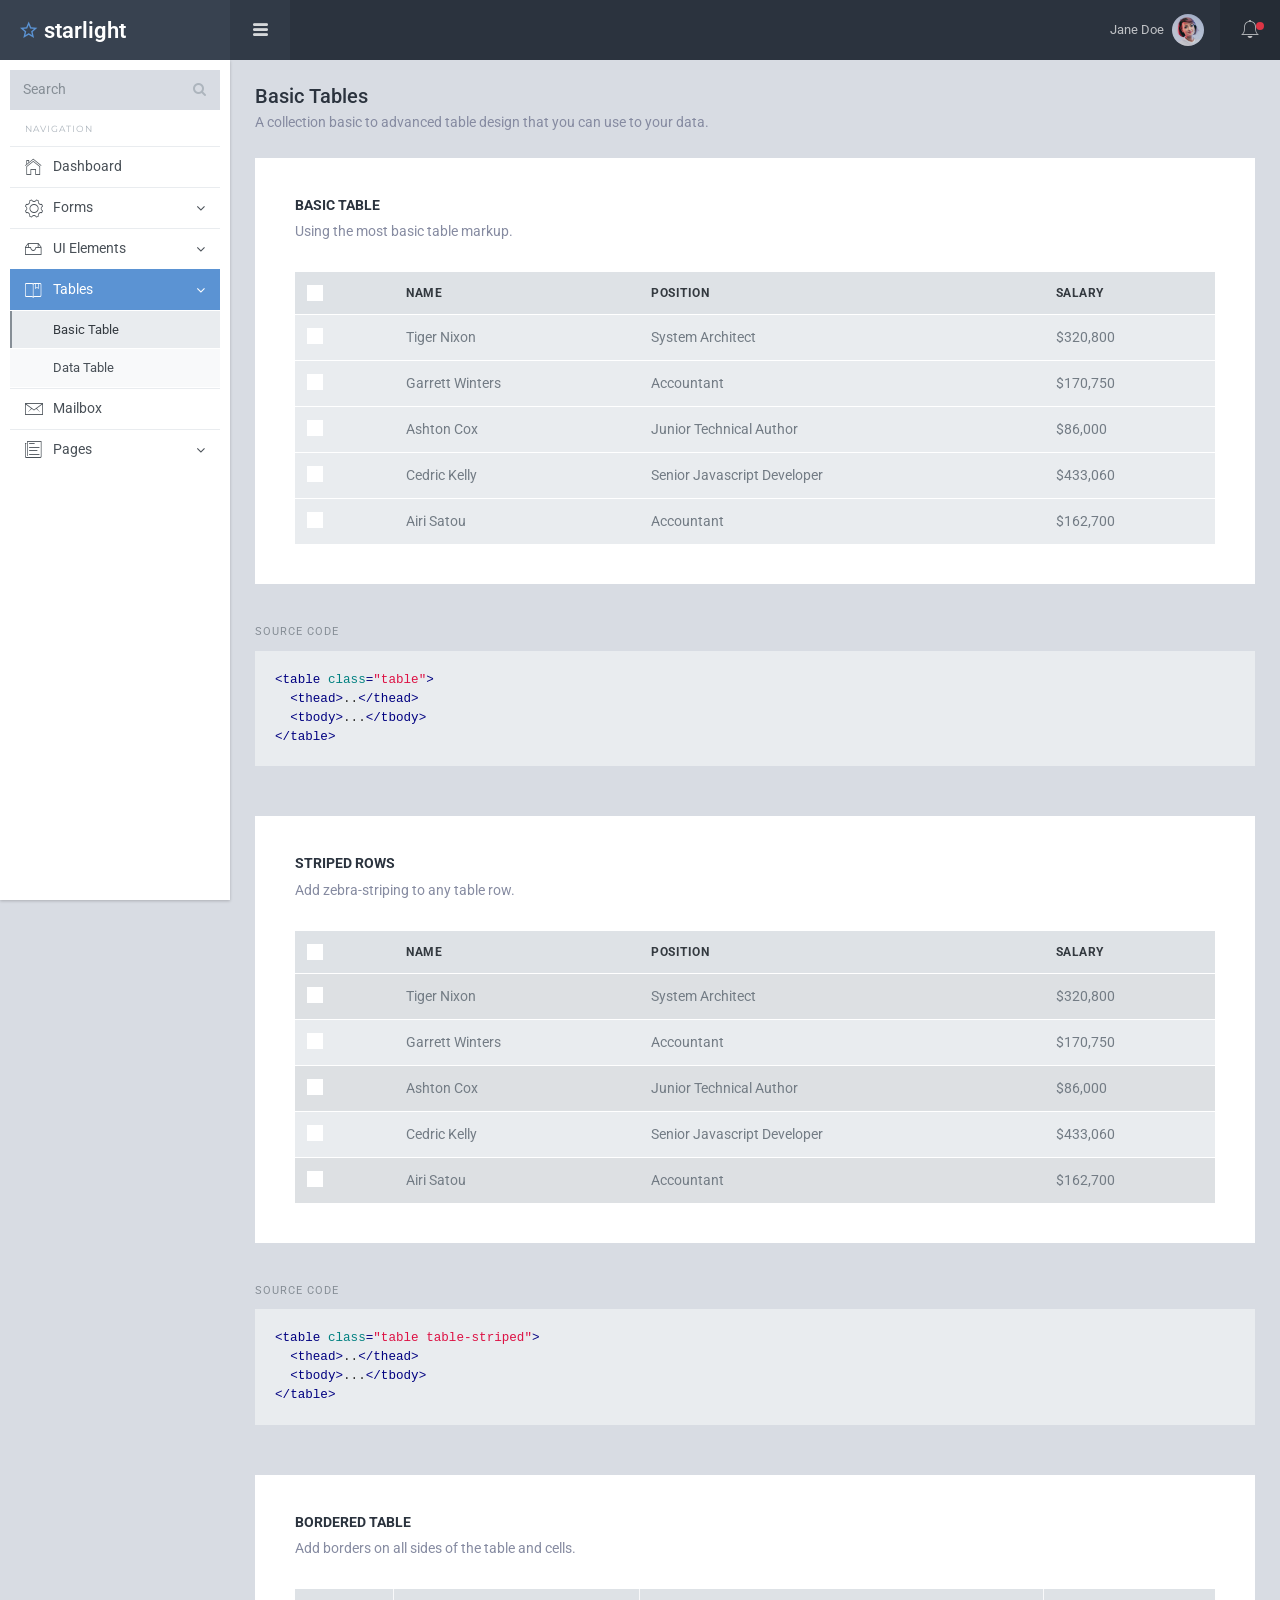
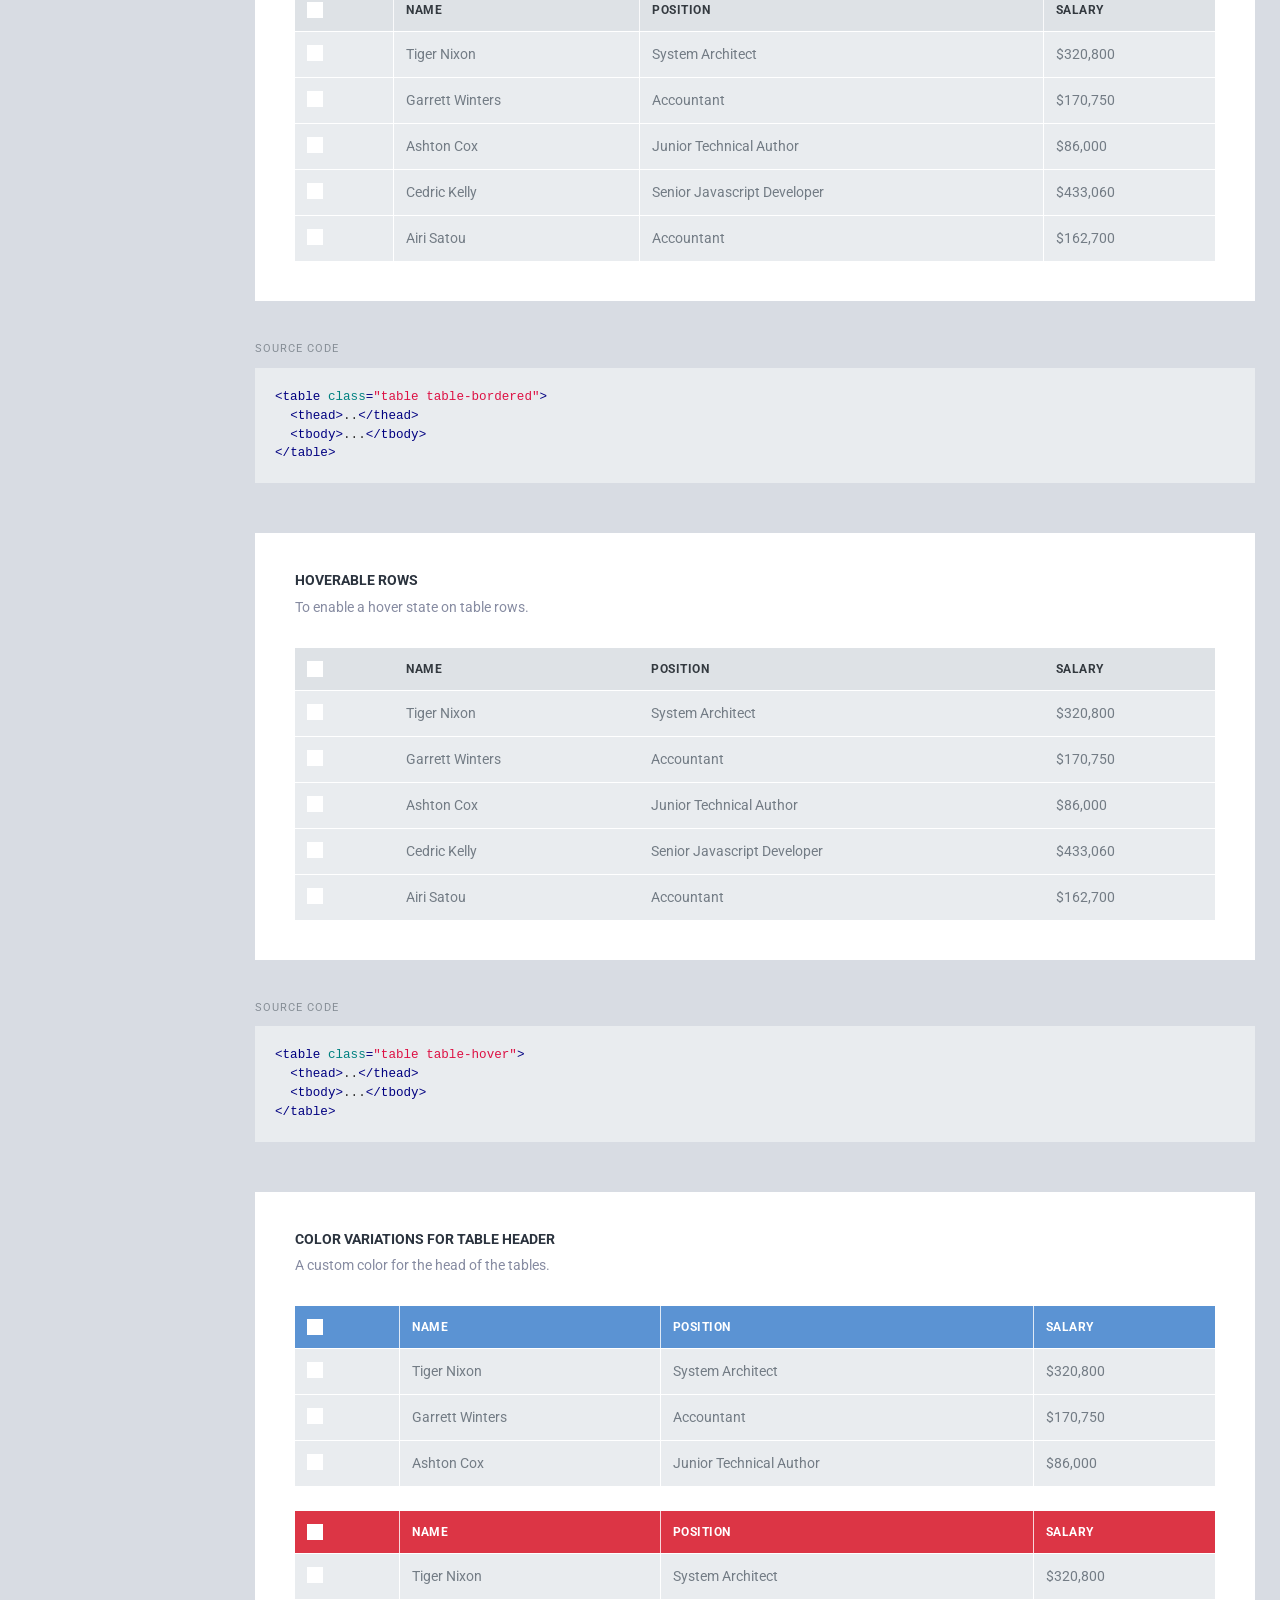
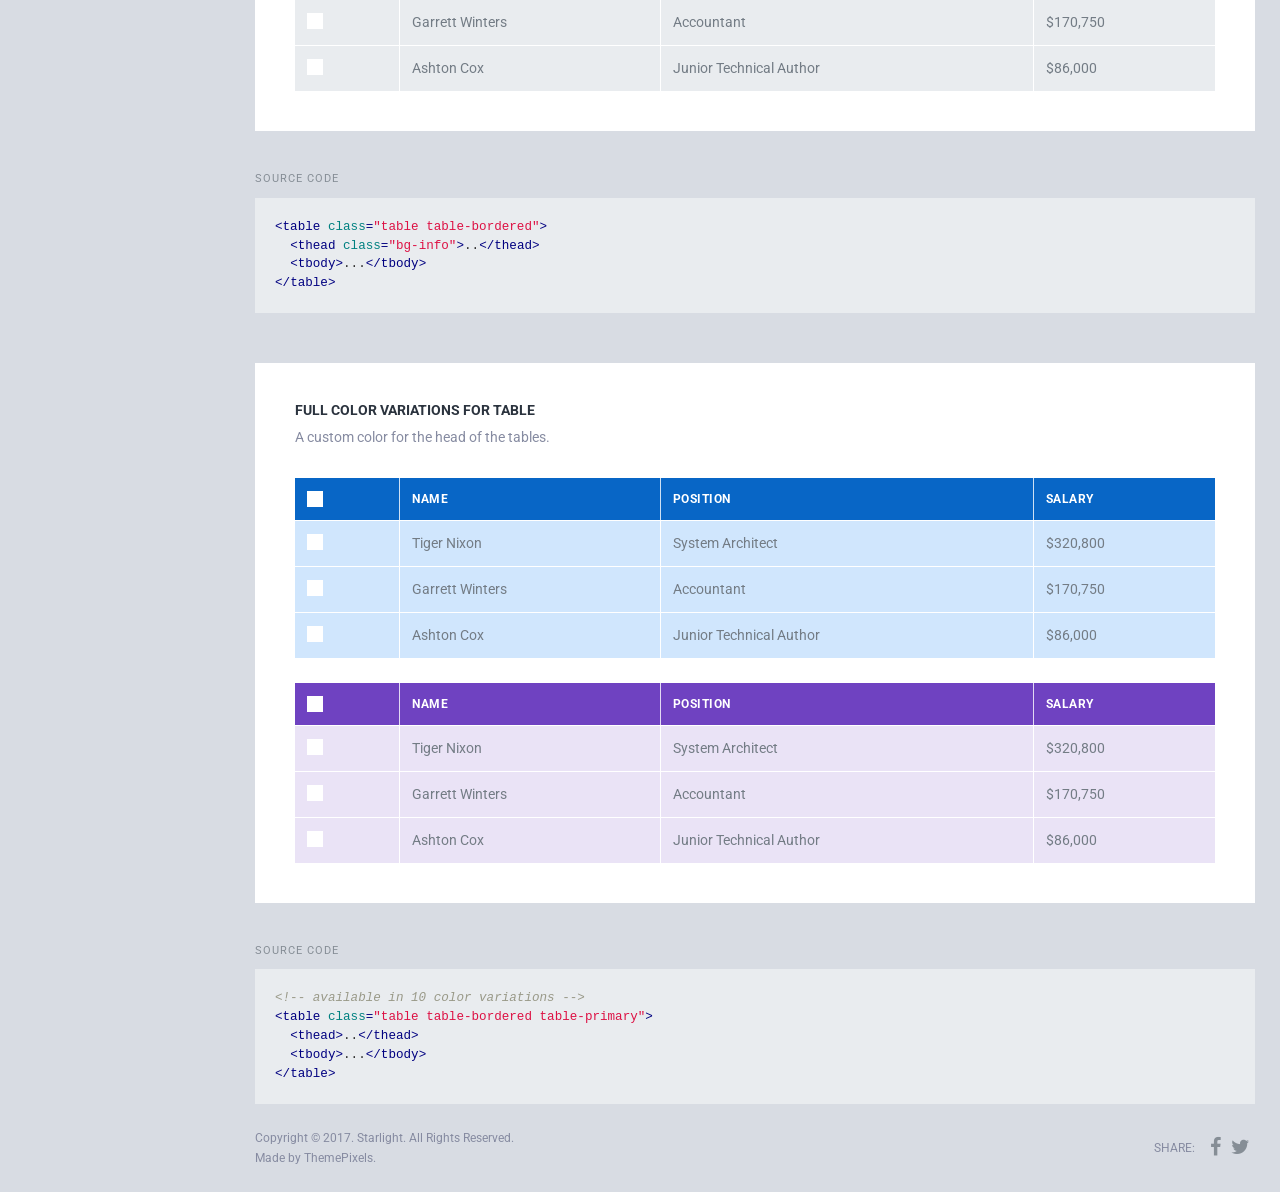
<file: public/app/table-basic.html>
<!DOCTYPE html>
<html lang="en">
  <head>
    <!-- Required meta tags -->
    <meta charset="utf-8">
    

    <title>Обыкновенная таблица</title>

    <!-- vendor css -->
    <link href="../lib/font-awesome/css/font-awesome.css" rel="stylesheet">
    <link href="../lib/Ionicons/css/ionicons.css" rel="stylesheet">
    <link href="../lib/perfect-scrollbar/css/perfect-scrollbar.css" rel="stylesheet">
    <link href="../lib/highlightjs/github.css" rel="stylesheet">


    <!-- Starlight CSS -->
    <link rel="stylesheet" href="../css/starlight.css">
  </head>

  <body>

    <!-- ########## START: LEFT PANEL ########## -->
    <div class="sl-logo"><a href=""><i class="icon ion-android-star-outline"></i> starlight</a></div>
    <div class="sl-sideleft">
      <div class="input-group input-group-search">
        <input type="search" name="search" class="form-control" placeholder="Search">
        <span class="input-group-btn">
          <button class="btn"><i class="fa fa-search"></i></button>
        </span><!-- input-group-btn -->
      </div><!-- input-group -->

      <label class="sidebar-label">Navigation</label>
      <div class="sl-sideleft-menu">
        <a href="index.html" class="sl-menu-link">
          <div class="sl-menu-item">
            <i class="menu-item-icon icon ion-ios-home-outline tx-22"></i>
            <span class="menu-item-label">Dashboard</span>
          </div><!-- menu-item -->
        </a><!-- sl-menu-link -->
        
        
        <a href="#" class="sl-menu-link">
          <div class="sl-menu-item">
            <i class="menu-item-icon icon ion-ios-gear-outline tx-24"></i>
            <span class="menu-item-label">Forms</span>
            <i class="menu-item-arrow fa fa-angle-down"></i>
          </div><!-- menu-item -->
        </a><!-- sl-menu-link -->
        <ul class="sl-menu-sub nav flex-column">
          <li class="nav-item"><a href="form-elements.html" class="nav-link">Form Elements</a></li>
          <li class="nav-item"><a href="form-layouts.html" class="nav-link">Form Layouts</a></li>
          <li class="nav-item"><a href="form-validation.html" class="nav-link">Form Validation</a></li>
          <li class="nav-item"><a href="form-wizards.html" class="nav-link">Form Wizards</a></li>
          <li class="nav-item"><a href="form-editor-text.html" class="nav-link">Text Editor</a></li>
        </ul>
        <a href="#" class="sl-menu-link">
          <div class="sl-menu-item">
            <i class="menu-item-icon icon ion-ios-filing-outline tx-24"></i>
            <span class="menu-item-label">UI Elements</span>
            <i class="menu-item-arrow fa fa-angle-down"></i>
          </div><!-- menu-item -->
        </a><!-- sl-menu-link -->
        <ul class="sl-menu-sub nav flex-column">
          
          <li class="nav-item"><a href="cards.html" class="nav-link">Cards</a></li>
          <li class="nav-item"><a href="icons.html" class="nav-link">Icons</a></li>
          
          <li class="nav-item"><a href="spinners.html" class="nav-link">Spinners</a></li>

        </ul>
        <a href="#" class="sl-menu-link active show-sub">
          <div class="sl-menu-item">
            <i class="menu-item-icon icon ion-ios-bookmarks-outline tx-20"></i>
            <span class="menu-item-label">Tables</span>
            <i class="menu-item-arrow fa fa-angle-down"></i>
          </div><!-- menu-item -->
        </a><!-- sl-menu-link -->
        <ul class="sl-menu-sub nav flex-column">
          <li class="nav-item"><a href="table-basic.html" class="nav-link active">Basic Table</a></li>
          <li class="nav-item"><a href="table-datatable.html" class="nav-link">Data Table</a></li>
        </ul>
        
        <a href="mailbox.html" class="sl-menu-link">
          <div class="sl-menu-item">
            <i class="menu-item-icon icon ion-ios-email-outline tx-24"></i>
            <span class="menu-item-label">Mailbox</span>
          </div><!-- menu-item -->
        </a><!-- sl-menu-link -->
        <a href="#" class="sl-menu-link">
          <div class="sl-menu-item">
            <i class="menu-item-icon icon ion-ios-paper-outline tx-22"></i>
            <span class="menu-item-label">Pages</span>
            <i class="menu-item-arrow fa fa-angle-down"></i>
          </div><!-- menu-item -->
        </a><!-- sl-menu-link -->
        <ul class="sl-menu-sub nav flex-column">
         
          <li class="nav-item"><a href="page-signin.html" class="nav-link">Signin Page</a></li>
          <li class="nav-item"><a href="page-signup.html" class="nav-link">Signup Page</a></li>
          <li class="nav-item"><a href="page-notfound.html" class="nav-link">404 Page Not Found</a></li>
        </ul>
      </div><!-- sl-sideleft-menu -->

      <br>
    </div><!-- sl-sideleft -->
    <!-- ########## END: LEFT PANEL ########## -->

    <!-- ########## START: HEAD PANEL ########## -->
    <div class="sl-header">
      <div class="sl-header-left">
        <div class="navicon-left hidden-md-down"><a id="btnLeftMenu" href=""><i class="icon ion-navicon-round"></i></a></div>
        <div class="navicon-left hidden-lg-up"><a id="btnLeftMenuMobile" href=""><i class="icon ion-navicon-round"></i></a></div>
      </div><!-- sl-header-left -->
      <div class="sl-header-right">
        <nav class="nav">
          <div class="dropdown">
            <a href="" class="nav-link nav-link-profile" data-toggle="dropdown">
              <span class="logged-name">Jane<span class="hidden-md-down"> Doe</span></span>
              <img src="../img/img3.jpg" class="wd-32 rounded-circle" alt="">
            </a>
            <div class="dropdown-menu dropdown-menu-header wd-200">
              <ul class="list-unstyled user-profile-nav">
                <li><a href=""><i class="icon ion-ios-person-outline"></i> Edit Profile</a></li>
                <li><a href=""><i class="icon ion-ios-gear-outline"></i> Settings</a></li>
                <li><a href=""><i class="icon ion-ios-download-outline"></i> Downloads</a></li>
                <li><a href=""><i class="icon ion-ios-star-outline"></i> Favorites</a></li>
                <li><a href=""><i class="icon ion-ios-folder-outline"></i> Collections</a></li>
                <li><a href=""><i class="icon ion-power"></i> Sign Out</a></li>
              </ul>
            </div><!-- dropdown-menu -->
          </div><!-- dropdown -->
        </nav>
        <div class="navicon-right">
          <a id="btnRightMenu" href="" class="pos-relative">
            <i class="icon ion-ios-bell-outline"></i>
            <!-- start: if statement -->
            <span class="square-8 bg-danger"></span>
            <!-- end: if statement -->
          </a>
        </div><!-- navicon-right -->
      </div><!-- sl-header-right -->
    </div><!-- sl-header -->
    <!-- ########## END: HEAD PANEL ########## -->

    <!-- ########## START: RIGHT PANEL ########## -->
    <div class="sl-sideright">
      <ul class="nav nav-tabs nav-fill sidebar-tabs" role="tablist">
        <li class="nav-item">
          <a class="nav-link active" data-toggle="tab" role="tab" href="#messages">Messages (2)</a>
        </li>
        <li class="nav-item">
          <a class="nav-link" data-toggle="tab" role="tab" href="#notifications">Notifications (8)</a>
        </li>
      </ul><!-- sidebar-tabs -->

      <!-- Tab panes -->
      <div class="tab-content">
        <div class="tab-pane pos-absolute a-0 mg-t-60 active" id="messages" role="tabpanel">
          <div class="media-list">
            <!-- loop starts here -->
            <a href="" class="media-list-link">
              <div class="media">
                <img src="../img/img3.jpg" class="wd-40 rounded-circle" alt="">
                <div class="media-body">
                  <p class="mg-b-0 tx-medium tx-gray-800 tx-13">Donna Seay</p>
                  <span class="d-block tx-11 tx-gray-500">2 minutes ago</span>
                  <p class="tx-13 mg-t-10 mg-b-0">A wonderful serenity has taken possession of my entire soul, like these sweet mornings of spring.</p>
                </div>
              </div><!-- media -->
            </a>
            <!-- loop ends here -->
            <a href="" class="media-list-link">
              <div class="media">
                <img src="../img/img4.jpg" class="wd-40 rounded-circle" alt="">
                <div class="media-body">
                  <p class="mg-b-0 tx-medium tx-gray-800 tx-13">Samantha Francis</p>
                  <span class="d-block tx-11 tx-gray-500">3 hours ago</span>
                  <p class="tx-13 mg-t-10 mg-b-0">My entire soul, like these sweet mornings of spring.</p>
                </div>
              </div><!-- media -->
            </a>
            <a href="" class="media-list-link">
              <div class="media">
                <img src="../img/img7.jpg" class="wd-40 rounded-circle" alt="">
                <div class="media-body">
                  <p class="mg-b-0 tx-medium tx-gray-800 tx-13">Robert Walker</p>
                  <span class="d-block tx-11 tx-gray-500">5 hours ago</span>
                  <p class="tx-13 mg-t-10 mg-b-0">I should be incapable of drawing a single stroke at the present moment...</p>
                </div>
              </div><!-- media -->
            </a>
            <a href="" class="media-list-link">
              <div class="media">
                <img src="../img/img5.jpg" class="wd-40 rounded-circle" alt="">
                <div class="media-body">
                  <p class="mg-b-0 tx-medium tx-gray-800 tx-13">Larry Smith</p>
                  <span class="d-block tx-11 tx-gray-500">Yesterday, 8:34pm</span>

                  <p class="tx-13 mg-t-10 mg-b-0">When, while the lovely valley teems with vapour around me, and the meridian sun strikes...</p>
                </div>
              </div><!-- media -->
            </a>
            <a href="" class="media-list-link">
              <div class="media">
                <img src="../img/img3.jpg" class="wd-40 rounded-circle" alt="">
                <div class="media-body">
                  <p class="mg-b-0 tx-medium tx-gray-800 tx-13">Donna Seay</p>
                  <span class="d-block tx-11 tx-gray-500">Jan 23, 2:32am</span>
                  <p class="tx-13 mg-t-10 mg-b-0">A wonderful serenity has taken possession of my entire soul, like these sweet mornings of spring.</p>
                </div>
              </div><!-- media -->
            </a>
          </div><!-- media-list -->
          <div class="pd-15">
            <a href="" class="btn btn-secondary btn-block bd-0 rounded-0 tx-10 tx-uppercase tx-mont tx-medium tx-spacing-2">View More Messages</a>
          </div>
        </div><!-- #messages -->

        <div class="tab-pane pos-absolute a-0 mg-t-60 overflow-y-auto" id="notifications" role="tabpanel">
          <div class="media-list">
            <!-- loop starts here -->
            <a href="" class="media-list-link read">
              <div class="media pd-x-20 pd-y-15">
                <img src="../img/img8.jpg" class="wd-40 rounded-circle" alt="">
                <div class="media-body">
                  <p class="tx-13 mg-b-0 tx-gray-700"><strong class="tx-medium tx-gray-800">Suzzeth Bungaos</strong> tagged you and 18 others in a post.</p>
                  <span class="tx-12">October 03, 2017 8:45am</span>
                </div>
              </div><!-- media -->
            </a>
            <!-- loop ends here -->
            <a href="" class="media-list-link read">
              <div class="media pd-x-20 pd-y-15">
                <img src="../img/img9.jpg" class="wd-40 rounded-circle" alt="">
                <div class="media-body">
                  <p class="tx-13 mg-b-0 tx-gray-700"><strong class="tx-medium tx-gray-800">Mellisa Brown</strong> appreciated your work <strong class="tx-medium tx-gray-800">The Social Network</strong></p>
                  <span class="tx-12">October 02, 2017 12:44am</span>
                </div>
              </div><!-- media -->
            </a>
            <a href="" class="media-list-link read">
              <div class="media pd-x-20 pd-y-15">
                <img src="../img/img10.jpg" class="wd-40 rounded-circle" alt="">
                <div class="media-body">
                  <p class="tx-13 mg-b-0 tx-gray-700">20+ new items added are for sale in your <strong class="tx-medium tx-gray-800">Sale Group</strong></p>
                  <span class="tx-12">October 01, 2017 10:20pm</span>
                </div>
              </div><!-- media -->
            </a>
            <a href="" class="media-list-link read">
              <div class="media pd-x-20 pd-y-15">
                <img src="../img/img5.jpg" class="wd-40 rounded-circle" alt="">
                <div class="media-body">
                  <p class="tx-13 mg-b-0 tx-gray-700"><strong class="tx-medium tx-gray-800">Julius Erving</strong> wants to connect with you on your conversation with <strong class="tx-medium tx-gray-800">Ronnie Mara</strong></p>
                  <span class="tx-12">October 01, 2017 6:08pm</span>
                </div>
              </div><!-- media -->
            </a>
            <a href="" class="media-list-link read">
              <div class="media pd-x-20 pd-y-15">
                <img src="../img/img8.jpg" class="wd-40 rounded-circle" alt="">
                <div class="media-body">
                  <p class="tx-13 mg-b-0 tx-gray-700"><strong class="tx-medium tx-gray-800">Suzzeth Bungaos</strong> tagged you and 12 others in a post.</p>
                  <span class="tx-12">September 27, 2017 6:45am</span>
                </div>
              </div><!-- media -->
            </a>
            <a href="" class="media-list-link read">
              <div class="media pd-x-20 pd-y-15">
                <img src="../img/img10.jpg" class="wd-40 rounded-circle" alt="">
                <div class="media-body">
                  <p class="tx-13 mg-b-0 tx-gray-700">10+ new items added are for sale in your <strong class="tx-medium tx-gray-800">Sale Group</strong></p>
                  <span class="tx-12">September 28, 2017 11:30pm</span>
                </div>
              </div><!-- media -->
            </a>
            <a href="" class="media-list-link read">
              <div class="media pd-x-20 pd-y-15">
                <img src="../img/img9.jpg" class="wd-40 rounded-circle" alt="">
                <div class="media-body">
                  <p class="tx-13 mg-b-0 tx-gray-700"><strong class="tx-medium tx-gray-800">Mellisa Brown</strong> appreciated your work <strong class="tx-medium tx-gray-800">The Great Pyramid</strong></p>
                  <span class="tx-12">September 26, 2017 11:01am</span>
                </div>
              </div><!-- media -->
            </a>
            <a href="" class="media-list-link read">
              <div class="media pd-x-20 pd-y-15">
                <img src="../img/img5.jpg" class="wd-40 rounded-circle" alt="">
                <div class="media-body">
                  <p class="tx-13 mg-b-0 tx-gray-700"><strong class="tx-medium tx-gray-800">Julius Erving</strong> wants to connect with you on your conversation with <strong class="tx-medium tx-gray-800">Ronnie Mara</strong></p>
                  <span class="tx-12">September 23, 2017 9:19pm</span>
                </div>
              </div><!-- media -->
            </a>
          </div><!-- media-list -->
        </div><!-- #notifications -->

      </div><!-- tab-content -->
    </div><!-- sl-sideright -->
    <!-- ########## END: RIGHT PANEL ########## --->

    <!-- ########## START: MAIN PANEL ########## -->
    <div class="sl-mainpanel">


      <div class="sl-pagebody">
        <div class="sl-page-title">
          <h5>Basic Tables</h5>
          <p>A collection basic to advanced table design that you can use to your data.</p>
        </div><!-- sl-page-title -->

        <div class="card pd-20 pd-sm-40">
          <h6 class="card-body-title">Basic Table</h6>
          <p class="mg-b-20 mg-sm-b-30">Using the most basic table markup.</p>

          <div class="table-responsive">
            <table class="table mg-b-0">
              <thead>
                <tr>
                  <th>
                    <label class="ckbox mg-b-0">
                      <input type="checkbox"><span></span>
                    </label>
                  </th>
                  <th>Name</th>
                  <th>Position</th>
                  <th>Salary</th>
                </tr>
              </thead>
              <tbody>
                <tr>
                  <td>
                    <label class="ckbox mg-b-0">
                      <input type="checkbox"><span></span>
                    </label>
                  </td>
                  <td>Tiger Nixon</td>
                  <td>System Architect</td>
                  <td>$320,800</td>
                </tr>
                <tr>
                  <td>
                    <label class="ckbox mg-b-0">
                      <input type="checkbox"><span></span>
                    </label>
                  </td>
                  <td>Garrett Winters</td>
                  <td>Accountant</td>
                  <td>$170,750</td>
                </tr>
                <tr>
                  <td>
                    <label class="ckbox mg-b-0">
                      <input type="checkbox"><span></span>
                    </label>
                  </td>
                  <td>Ashton Cox</td>
                  <td>Junior Technical Author</td>
                  <td>$86,000</td>
                </tr>
                <tr>
                  <td>
                    <label class="ckbox mg-b-0">
                      <input type="checkbox"><span></span>
                    </label>
                  </td>
                  <td>Cedric Kelly</td>
                  <td>Senior Javascript Developer</td>
                  <td>$433,060</td>
                </tr>
                <tr>
                  <td>
                    <label class="ckbox mg-b-0">
                      <input type="checkbox"><span></span>
                    </label>
                  </td>
                  <td>Airi Satou</td>
                  <td>Accountant</td>
                  <td>$162,700</td>
                </tr>
              </tbody>
            </table>
          </div>
        </div><!-- card -->

        <p class="tx-11 tx-uppercase tx-spacing-2 mg-t-40 mg-b-10 tx-gray-600">Source Code</p>
        <pre><code class="html pd-20">&lt;table class=&quot;table&quot;&gt;
  &lt;thead&gt;..&lt;/thead&gt;
  &lt;tbody&gt;...&lt;/tbody&gt;
&lt;/table&gt;</code></pre>

        <div class="card pd-20 pd-sm-40 mg-t-50">
          <h6 class="card-body-title">Striped Rows</h6>
          <p class="mg-b-20 mg-sm-b-30">Add zebra-striping to any table row.</p>

          <div class="table-responsive">
            <table class="table table-striped mg-b-0">
              <thead>
                <tr>
                  <th>
                    <label class="ckbox mg-b-0">
                      <input type="checkbox"><span></span>
                    </label>
                  </th>
                  <th>Name</th>
                  <th>Position</th>
                  <th>Salary</th>
                </tr>
              </thead>
              <tbody>
                <tr>
                  <td>
                    <label class="ckbox mg-b-0">
                      <input type="checkbox"><span></span>
                    </label>
                  </td>
                  <td>Tiger Nixon</td>
                  <td>System Architect</td>
                  <td>$320,800</td>
                </tr>
                <tr>
                  <td>
                    <label class="ckbox mg-b-0">
                      <input type="checkbox"><span></span>
                    </label>
                  </td>
                  <td>Garrett Winters</td>
                  <td>Accountant</td>
                  <td>$170,750</td>
                </tr>
                <tr>
                  <td>
                    <label class="ckbox mg-b-0">
                      <input type="checkbox"><span></span>
                    </label>
                  </td>
                  <td>Ashton Cox</td>
                  <td>Junior Technical Author</td>
                  <td>$86,000</td>
                </tr>
                <tr>
                  <td>
                    <label class="ckbox mg-b-0">
                      <input type="checkbox"><span></span>
                    </label>
                  </td>
                  <td>Cedric Kelly</td>
                  <td>Senior Javascript Developer</td>
                  <td>$433,060</td>
                </tr>
                <tr>
                  <td>
                    <label class="ckbox mg-b-0">
                      <input type="checkbox"><span></span>
                    </label>
                  </td>
                  <td>Airi Satou</td>
                  <td>Accountant</td>
                  <td>$162,700</td>
                </tr>
              </tbody>
            </table>
          </div><!-- table-responsive -->
        </div><!-- card -->

        <p class="tx-11 tx-uppercase tx-spacing-2 mg-t-40 mg-b-10 tx-gray-600">Source Code</p>
        <pre><code class="html pd-20">&lt;table class=&quot;table table-striped&quot;&gt;
  &lt;thead&gt;..&lt;/thead&gt;
  &lt;tbody&gt;...&lt;/tbody&gt;
&lt;/table&gt;</code></pre>

        <div class="card pd-20 pd-sm-40 mg-t-50">
          <h6 class="card-body-title">Bordered Table</h6>
          <p class="mg-b-20 mg-sm-b-30">Add borders on all sides of the table and cells.</p>

          <div class="table-responsive">
            <table class="table table-bordered mg-b-0">
              <thead>
                <tr>
                  <th>
                    <label class="ckbox mg-b-0">
                      <input type="checkbox"><span></span>
                    </label>
                  </th>
                  <th>Name</th>
                  <th>Position</th>
                  <th>Salary</th>
                </tr>
              </thead>
              <tbody>
                <tr>
                  <td>
                    <label class="ckbox mg-b-0">
                      <input type="checkbox"><span></span>
                    </label>
                  </td>
                  <td>Tiger Nixon</td>
                  <td>System Architect</td>
                  <td>$320,800</td>
                </tr>
                <tr>
                  <td>
                    <label class="ckbox mg-b-0">
                      <input type="checkbox"><span></span>
                    </label>
                  </td>
                  <td>Garrett Winters</td>
                  <td>Accountant</td>
                  <td>$170,750</td>
                </tr>
                <tr>
                  <td>
                    <label class="ckbox mg-b-0">
                      <input type="checkbox"><span></span>
                    </label>
                  </td>
                  <td>Ashton Cox</td>
                  <td>Junior Technical Author</td>
                  <td>$86,000</td>
                </tr>
                <tr>
                  <td>
                    <label class="ckbox mg-b-0">
                      <input type="checkbox"><span></span>
                    </label>
                  </td>
                  <td>Cedric Kelly</td>
                  <td>Senior Javascript Developer</td>
                  <td>$433,060</td>
                </tr>
                <tr>
                  <td>
                    <label class="ckbox mg-b-0">
                      <input type="checkbox"><span></span>
                    </label>
                  </td>
                  <td>Airi Satou</td>
                  <td>Accountant</td>
                  <td>$162,700</td>
                </tr>
              </tbody>
            </table>
          </div><!-- table-responsive -->
        </div><!-- card -->

        <p class="tx-11 tx-uppercase tx-spacing-2 mg-t-40 mg-b-10 tx-gray-600">Source Code</p>
        <pre><code class="html pd-20">&lt;table class=&quot;table table-bordered&quot;&gt;
  &lt;thead&gt;..&lt;/thead&gt;
  &lt;tbody&gt;...&lt;/tbody&gt;
&lt;/table&gt;</code></pre>

        <div class="card pd-20 pd-sm-40 mg-t-50">
          <h6 class="card-body-title">Hoverable Rows</h6>
          <p class="mg-b-20 mg-sm-b-30">To enable a hover state on table rows.</p>

          <div class="table-responsive">
            <table class="table table-hover mg-b-0">
              <thead>
                <tr>
                  <th>
                    <label class="ckbox mg-b-0">
                      <input type="checkbox"><span></span>
                    </label>
                  </th>
                  <th>Name</th>
                  <th>Position</th>
                  <th>Salary</th>
                </tr>
              </thead>
              <tbody>
                <tr>
                  <td>
                    <label class="ckbox mg-b-0">
                      <input type="checkbox"><span></span>
                    </label>
                  </td>
                  <td>Tiger Nixon</td>
                  <td>System Architect</td>
                  <td>$320,800</td>
                </tr>
                <tr>
                  <td>
                    <label class="ckbox mg-b-0">
                      <input type="checkbox"><span></span>
                    </label>
                  </td>
                  <td>Garrett Winters</td>
                  <td>Accountant</td>
                  <td>$170,750</td>
                </tr>
                <tr>
                  <td>
                    <label class="ckbox mg-b-0">
                      <input type="checkbox"><span></span>
                    </label>
                  </td>
                  <td>Ashton Cox</td>
                  <td>Junior Technical Author</td>
                  <td>$86,000</td>
                </tr>
                <tr>
                  <td>
                    <label class="ckbox mg-b-0">
                      <input type="checkbox"><span></span>
                    </label>
                  </td>
                  <td>Cedric Kelly</td>
                  <td>Senior Javascript Developer</td>
                  <td>$433,060</td>
                </tr>
                <tr>
                  <td>
                    <label class="ckbox mg-b-0">
                      <input type="checkbox"><span></span>
                    </label>
                  </td>
                  <td>Airi Satou</td>
                  <td>Accountant</td>
                  <td>$162,700</td>
                </tr>
              </tbody>
            </table>
          </div><!-- table-responsive -->
        </div><!-- card -->

        <p class="tx-11 tx-uppercase tx-spacing-2 mg-t-40 mg-b-10 tx-gray-600">Source Code</p>
        <pre><code class="html pd-20">&lt;table class=&quot;table table-hover&quot;&gt;
  &lt;thead&gt;..&lt;/thead&gt;
  &lt;tbody&gt;...&lt;/tbody&gt;
&lt;/table&gt;</code></pre>

        <div class="card pd-20 pd-sm-40 mg-t-50">
          <h6 class="card-body-title">Color Variations for Table Header</h6>
          <p class="mg-b-20 mg-sm-b-30">A custom color for the head of the tables.</p>

          <div class="table-responsive">
            <table class="table table-hover table-bordered mg-b-0">
              <thead class="bg-info">
                <tr>
                  <th>
                    <label class="ckbox mg-b-0">
                      <input type="checkbox"><span></span>
                    </label>
                  </th>
                  <th>Name</th>
                  <th>Position</th>
                  <th>Salary</th>
                </tr>
              </thead>
              <tbody>
                <tr>
                  <td>
                    <label class="ckbox mg-b-0">
                      <input type="checkbox"><span></span>
                    </label>
                  </td>
                  <td>Tiger Nixon</td>
                  <td>System Architect</td>
                  <td>$320,800</td>
                </tr>
                <tr>
                  <td>
                    <label class="ckbox mg-b-0">
                      <input type="checkbox"><span></span>
                    </label>
                  </td>
                  <td>Garrett Winters</td>
                  <td>Accountant</td>
                  <td>$170,750</td>
                </tr>
                <tr>
                  <td>
                    <label class="ckbox mg-b-0">
                      <input type="checkbox"><span></span>
                    </label>
                  </td>
                  <td>Ashton Cox</td>
                  <td>Junior Technical Author</td>
                  <td>$86,000</td>
                </tr>
              </tbody>
            </table>
          </div><!-- table-responsive -->

          <div class="table-responsive mg-t-25">
            <table class="table table-hover table-bordered mg-b-0">
              <thead class="bg-danger">
                <tr>
                  <th>
                    <label class="ckbox mg-b-0">
                      <input type="checkbox"><span></span>
                    </label>
                  </th>
                  <th>Name</th>
                  <th>Position</th>
                  <th>Salary</th>
                </tr>
              </thead>
              <tbody>
                <tr>
                  <td>
                    <label class="ckbox mg-b-0">
                      <input type="checkbox"><span></span>
                    </label>
                  </td>
                  <td>Tiger Nixon</td>
                  <td>System Architect</td>
                  <td>$320,800</td>
                </tr>
                <tr>
                  <td>
                    <label class="ckbox mg-b-0">
                      <input type="checkbox"><span></span>
                    </label>
                  </td>
                  <td>Garrett Winters</td>
                  <td>Accountant</td>
                  <td>$170,750</td>
                </tr>
                <tr>
                  <td>
                    <label class="ckbox mg-b-0">
                      <input type="checkbox"><span></span>
                    </label>
                  </td>
                  <td>Ashton Cox</td>
                  <td>Junior Technical Author</td>
                  <td>$86,000</td>
                </tr>
              </tbody>
            </table>
          </div><!-- table-responsive -->
        </div><!-- card -->

        <p class="tx-11 tx-uppercase tx-spacing-2 mg-t-40 mg-b-10 tx-gray-600">Source Code</p>
        <pre><code class="html pd-20">&lt;table class=&quot;table table-bordered&quot;&gt;
  &lt;thead class="bg-info"&gt;..&lt;/thead&gt;
  &lt;tbody&gt;...&lt;/tbody&gt;
&lt;/table&gt;</code></pre>

        <div class="card pd-20 pd-sm-40 mg-t-50">
          <h6 class="card-body-title">Full Color Variations for Table</h6>
          <p class="mg-b-20 mg-sm-b-30">A custom color for the head of the tables.</p>

          <div class="table-responsive">
            <table class="table table-hover table-bordered table-primary mg-b-0">
              <thead>
                <tr>
                  <th>
                    <label class="ckbox mg-b-0">
                      <input type="checkbox"><span></span>
                    </label>
                  </th>
                  <th>Name</th>
                  <th>Position</th>
                  <th>Salary</th>
                </tr>
              </thead>
              <tbody>
                <tr>
                  <td>
                    <label class="ckbox mg-b-0">
                      <input type="checkbox"><span></span>
                    </label>
                  </td>
                  <td>Tiger Nixon</td>
                  <td>System Architect</td>
                  <td>$320,800</td>
                </tr>
                <tr>
                  <td>
                    <label class="ckbox mg-b-0">
                      <input type="checkbox"><span></span>
                    </label>
                  </td>
                  <td>Garrett Winters</td>
                  <td>Accountant</td>
                  <td>$170,750</td>
                </tr>
                <tr>
                  <td>
                    <label class="ckbox mg-b-0">
                      <input type="checkbox"><span></span>
                    </label>
                  </td>
                  <td>Ashton Cox</td>
                  <td>Junior Technical Author</td>
                  <td>$86,000</td>
                </tr>
              </tbody>
            </table>
          </div><!-- table-responsive -->

          <div class="table-responsive mg-t-25">
            <table class="table table-hover table-bordered table-purple mg-b-0">
              <thead>
                <tr>
                  <th>
                    <label class="ckbox mg-b-0">
                      <input type="checkbox"><span></span>
                    </label>
                  </th>
                  <th>Name</th>
                  <th>Position</th>
                  <th>Salary</th>
                </tr>
              </thead>
              <tbody>
                <tr>
                  <td>
                    <label class="ckbox mg-b-0">
                      <input type="checkbox"><span></span>
                    </label>
                  </td>
                  <td>Tiger Nixon</td>
                  <td>System Architect</td>
                  <td>$320,800</td>
                </tr>
                <tr>
                  <td>
                    <label class="ckbox mg-b-0">
                      <input type="checkbox"><span></span>
                    </label>
                  </td>
                  <td>Garrett Winters</td>
                  <td>Accountant</td>
                  <td>$170,750</td>
                </tr>
                <tr>
                  <td>
                    <label class="ckbox mg-b-0">
                      <input type="checkbox"><span></span>
                    </label>
                  </td>
                  <td>Ashton Cox</td>
                  <td>Junior Technical Author</td>
                  <td>$86,000</td>
                </tr>
              </tbody>
            </table>
          </div><!-- table-responsive -->
        </div><!-- card -->

        <p class="tx-11 tx-uppercase tx-spacing-2 mg-t-40 mg-b-10 tx-gray-600">Source Code</p>
        <pre class="mg-b-0"><code class="html pd-20">&lt;!-- available in 10 color variations --&gt;
&lt;table class=&quot;table table-bordered table-primary&quot;&gt;
  &lt;thead&gt;..&lt;/thead&gt;
  &lt;tbody&gt;...&lt;/tbody&gt;
&lt;/table&gt;</code></pre>

      </div><!-- sl-pagebody -->
      <footer class="sl-footer">
        <div class="footer-left">
          <div class="mg-b-2">Copyright &copy; 2017. Starlight. All Rights Reserved.</div>
          <div>Made by ThemePixels.</div>
        </div>
        <div class="footer-right d-flex align-items-center">
          <span class="tx-uppercase mg-r-10">Share:</span>
          <a target="_blank" class="pd-x-5" href="https://www.facebook.com/sharer/sharer.php?u=http%3A//themepixels.me/starlight"><i class="fa fa-facebook tx-20"></i></a>
          <a target="_blank" class="pd-x-5" href="https://twitter.com/home?status=Starlight,%20your%20best%20choice%20for%20premium%20quality%20admin%20template%20from%20Bootstrap.%20Get%20it%20now%20at%20http%3A//themepixels.me/starlight"><i class="fa fa-twitter tx-20"></i></a>
        </div>
      </footer>
    </div><!-- sl-mainpanel -->
    <!-- ########## END: MAIN PANEL ########## -->

    <!-- BASIC MODAL -->
    <div id="modaldemo1" class="modal fade">
      <div class="modal-dialog modal-dialog-vertical-center" role="document">
        <div class="modal-content bd-0 tx-14">
          <div class="modal-header pd-y-20 pd-x-25">
            <h6 class="tx-14 mg-b-0 tx-uppercase tx-inverse tx-bold">Message Preview</h6>
            <button type="button" class="close" data-dismiss="modal" aria-label="Close">
              <span aria-hidden="true">&times;</span>
            </button>
          </div>
          <div class="modal-body pd-25">
            <h4 class="lh-3 mg-b-20"><a href="" class="tx-inverse hover-primary">Why We Use Electoral College, Not Popular Vote</a></h4>
            <p class="mg-b-5">It is a long established fact that a reader will be distracted by the readable content of a page when looking at its layout. The point of using Lorem Ipsum is that it has a more-or-less normal distribution of letters, as opposed to using 'Content here, content here', making it look like readable English. </p>
          </div>
          <div class="modal-footer">
            <button type="button" class="btn btn-info pd-x-20">Save changes</button>
            <button type="button" class="btn btn-secondary pd-x-20" data-dismiss="modal">Close</button>
          </div>
        </div>
      </div><!-- modal-dialog -->
    </div><!-- modal -->

    <!-- SMALL MODAL -->
    <div id="modaldemo2" class="modal fade">
      <div class="modal-dialog modal-sm" role="document">
        <div class="modal-content bd-0 tx-14">
          <div class="modal-header pd-x-20">
            <h6 class="tx-14 mg-b-0 tx-uppercase tx-inverse tx-bold">Notice</h6>
            <button type="button" class="close" data-dismiss="modal" aria-label="Close">
              <span aria-hidden="true">&times;</span>
            </button>
          </div>
          <div class="modal-body pd-20">
            <p class="mg-b-5">It is a long established fact that a reader will be distracted by the readable content of a page when looking at its layout. </p>
          </div>
          <div class="modal-footer justify-content-center">
            <button type="button" class="btn btn-info pd-x-20">Save changes</button>
            <button type="button" class="btn btn-secondary pd-x-20" data-dismiss="modal">Close</button>
          </div>
        </div>
      </div><!-- modal-dialog -->
    </div><!-- modal -->

    <script src="../lib/jquery/jquery.js"></script>
    <script src="../lib/popper.js/popper.js"></script>
    <script src="../lib/bootstrap/bootstrap.js"></script>
    <script src="../lib/perfect-scrollbar/js/perfect-scrollbar.jquery.js"></script>
    <script src="../lib/highlightjs/highlight.pack.js"></script>

    <script src="../js/starlight.js"></script>

  </body>
</html>
</file>
<file: public/lib/perfect-scrollbar/css/perfect-scrollbar.css>
/* perfect-scrollbar v0.8.1 */
.ps {
  -ms-touch-action: auto;
  touch-action: auto;
  overflow: hidden !important;
  -ms-overflow-style: none; }
  @supports (-ms-overflow-style: none) {
    .ps {
      overflow: auto !important; } }
  @media screen and (-ms-high-contrast: active), (-ms-high-contrast: none) {
    .ps {
      overflow: auto !important; } }
  .ps.ps--active-x > .ps__scrollbar-x-rail,
  .ps.ps--active-y > .ps__scrollbar-y-rail {
    display: block;
    background-color: transparent; }
  .ps.ps--in-scrolling.ps--x > .ps__scrollbar-x-rail {
    background-color: #eee;
    opacity: 0.9; }
    .ps.ps--in-scrolling.ps--x > .ps__scrollbar-x-rail > .ps__scrollbar-x {
      background-color: #999;
      height: 11px; }
  .ps.ps--in-scrolling.ps--y > .ps__scrollbar-y-rail {
    background-color: #eee;
    opacity: 0.9; }
    .ps.ps--in-scrolling.ps--y > .ps__scrollbar-y-rail > .ps__scrollbar-y {
      background-color: #999;
      width: 11px; }
  .ps > .ps__scrollbar-x-rail {
    display: none;
    position: absolute;
    /* please don't change 'position' */
    opacity: 0;
    -webkit-transition: background-color .2s linear, opacity .2s linear;
    -o-transition: background-color .2s linear, opacity .2s linear;
    -moz-transition: background-color .2s linear, opacity .2s linear;
    transition: background-color .2s linear, opacity .2s linear;
    bottom: 0px;
    /* there must be 'bottom' for ps__scrollbar-x-rail */
    height: 15px; }
    .ps > .ps__scrollbar-x-rail > .ps__scrollbar-x {
      position: absolute;
      /* please don't change 'position' */
      background-color: #aaa;
      -webkit-border-radius: 6px;
      -moz-border-radius: 6px;
      border-radius: 6px;
      -webkit-transition: background-color .2s linear, height .2s linear, width .2s ease-in-out, -webkit-border-radius .2s ease-in-out;
      transition: background-color .2s linear, height .2s linear, width .2s ease-in-out, -webkit-border-radius .2s ease-in-out;
      -o-transition: background-color .2s linear, height .2s linear, width .2s ease-in-out, border-radius .2s ease-in-out;
      -moz-transition: background-color .2s linear, height .2s linear, width .2s ease-in-out, border-radius .2s ease-in-out, -moz-border-radius .2s ease-in-out;
      transition: background-color .2s linear, height .2s linear, width .2s ease-in-out, border-radius .2s ease-in-out;
      transition: background-color .2s linear, height .2s linear, width .2s ease-in-out, border-radius .2s ease-in-out, -webkit-border-radius .2s ease-in-out, -moz-border-radius .2s ease-in-out;
      bottom: 2px;
      /* there must be 'bottom' for ps__scrollbar-x */
      height: 6px; }
    .ps > .ps__scrollbar-x-rail:hover > .ps__scrollbar-x, .ps > .ps__scrollbar-x-rail:active > .ps__scrollbar-x {
      height: 11px; }
  .ps > .ps__scrollbar-y-rail {
    display: none;
    position: absolute;
    /* please don't change 'position' */
    opacity: 0;
    -webkit-transition: background-color .2s linear, opacity .2s linear;
    -o-transition: background-color .2s linear, opacity .2s linear;
    -moz-transition: background-color .2s linear, opacity .2s linear;
    transition: background-color .2s linear, opacity .2s linear;
    right: 0;
    /* there must be 'right' for ps__scrollbar-y-rail */
    width: 15px; }
    .ps > .ps__scrollbar-y-rail > .ps__scrollbar-y {
      position: absolute;
      /* please don't change 'position' */
      background-color: #aaa;
      -webkit-border-radius: 6px;
      -moz-border-radius: 6px;
      border-radius: 6px;
      -webkit-transition: background-color .2s linear, height .2s linear, width .2s ease-in-out, -webkit-border-radius .2s ease-in-out;
      transition: background-color .2s linear, height .2s linear, width .2s ease-in-out, -webkit-border-radius .2s ease-in-out;
      -o-transition: background-color .2s linear, height .2s linear, width .2s ease-in-out, border-radius .2s ease-in-out;
      -moz-transition: background-color .2s linear, height .2s linear, width .2s ease-in-out, border-radius .2s ease-in-out, -moz-border-radius .2s ease-in-out;
      transition: background-color .2s linear, height .2s linear, width .2s ease-in-out, border-radius .2s ease-in-out;
      transition: background-color .2s linear, height .2s linear, width .2s ease-in-out, border-radius .2s ease-in-out, -webkit-border-radius .2s ease-in-out, -moz-border-radius .2s ease-in-out;
      right: 2px;
      /* there must be 'right' for ps__scrollbar-y */
      width: 6px; }
    .ps > .ps__scrollbar-y-rail:hover > .ps__scrollbar-y, .ps > .ps__scrollbar-y-rail:active > .ps__scrollbar-y {
      width: 11px; }
  .ps:hover.ps--in-scrolling.ps--x > .ps__scrollbar-x-rail {
    background-color: #eee;
    opacity: 0.9; }
    .ps:hover.ps--in-scrolling.ps--x > .ps__scrollbar-x-rail > .ps__scrollbar-x {
      background-color: #999;
      height: 11px; }
  .ps:hover.ps--in-scrolling.ps--y > .ps__scrollbar-y-rail {
    background-color: #eee;
    opacity: 0.9; }
    .ps:hover.ps--in-scrolling.ps--y > .ps__scrollbar-y-rail > .ps__scrollbar-y {
      background-color: #999;
      width: 11px; }
  .ps:hover > .ps__scrollbar-x-rail,
  .ps:hover > .ps__scrollbar-y-rail {
    opacity: 0.6; }
  .ps:hover > .ps__scrollbar-x-rail:hover {
    background-color: #eee;
    opacity: 0.9; }
    .ps:hover > .ps__scrollbar-x-rail:hover > .ps__scrollbar-x {
      background-color: #999; }
  .ps:hover > .ps__scrollbar-y-rail:hover {
    background-color: #eee;
    opacity: 0.9; }
    .ps:hover > .ps__scrollbar-y-rail:hover > .ps__scrollbar-y {
      background-color: #999; }
</file>
<file: public/lib/highlightjs/github.css>
/*

github.com style (c) Vasily Polovnyov <vast@whiteants.net>

*/

.hljs {
  display: block;
  overflow-x: auto;
  padding: 0.5em;
  color: #333;
  background: #f8f8f8;
}

.hljs-comment,
.hljs-quote {
  color: #998;
  font-style: italic;
}

.hljs-keyword,
.hljs-selector-tag,
.hljs-subst {
  color: #333;
  font-weight: bold;
}

.hljs-number,
.hljs-literal,
.hljs-variable,
.hljs-template-variable,
.hljs-tag .hljs-attr {
  color: #008080;
}

.hljs-string,
.hljs-doctag {
  color: #d14;
}

.hljs-title,
.hljs-section,
.hljs-selector-id {
  color: #900;
  font-weight: bold;
}

.hljs-subst {
  font-weight: normal;
}

.hljs-type,
.hljs-class .hljs-title {
  color: #458;
  font-weight: bold;
}

.hljs-tag,
.hljs-name,
.hljs-attribute {
  color: #000080;
  font-weight: normal;
}

.hljs-regexp,
.hljs-link {
  color: #009926;
}

.hljs-symbol,
.hljs-bullet {
  color: #990073;
}

.hljs-built_in,
.hljs-builtin-name {
  color: #0086b3;
}

.hljs-meta {
  color: #999;
  font-weight: bold;
}

.hljs-deletion {
  background: #fdd;
}

.hljs-addition {
  background: #dfd;
}

.hljs-emphasis {
  font-style: italic;
}

.hljs-strong {
  font-weight: bold;
}
</file>
<file: public/lib/medium-editor/medium-editor.css>
@-webkit-keyframes medium-editor-image-loading {
  0% {
    -webkit-transform: scale(0);
            transform: scale(0); }
  100% {
    -webkit-transform: scale(1);
            transform: scale(1); } }

@keyframes medium-editor-image-loading {
  0% {
    -webkit-transform: scale(0);
            transform: scale(0); }
  100% {
    -webkit-transform: scale(1);
            transform: scale(1); } }

@-webkit-keyframes medium-editor-pop-upwards {
  0% {
    opacity: 0;
    -webkit-transform: matrix(0.97, 0, 0, 1, 0, 12);
            transform: matrix(0.97, 0, 0, 1, 0, 12); }
  20% {
    opacity: .7;
    -webkit-transform: matrix(0.99, 0, 0, 1, 0, 2);
            transform: matrix(0.99, 0, 0, 1, 0, 2); }
  40% {
    opacity: 1;
    -webkit-transform: matrix(1, 0, 0, 1, 0, -1);
            transform: matrix(1, 0, 0, 1, 0, -1); }
  100% {
    -webkit-transform: matrix(1, 0, 0, 1, 0, 0);
            transform: matrix(1, 0, 0, 1, 0, 0); } }

@keyframes medium-editor-pop-upwards {
  0% {
    opacity: 0;
    -webkit-transform: matrix(0.97, 0, 0, 1, 0, 12);
            transform: matrix(0.97, 0, 0, 1, 0, 12); }
  20% {
    opacity: .7;
    -webkit-transform: matrix(0.99, 0, 0, 1, 0, 2);
            transform: matrix(0.99, 0, 0, 1, 0, 2); }
  40% {
    opacity: 1;
    -webkit-transform: matrix(1, 0, 0, 1, 0, -1);
            transform: matrix(1, 0, 0, 1, 0, -1); }
  100% {
    -webkit-transform: matrix(1, 0, 0, 1, 0, 0);
            transform: matrix(1, 0, 0, 1, 0, 0); } }

.medium-editor-anchor-preview {
  font-family: "Helvetica Neue", Helvetica, Arial, sans-serif;
  font-size: 16px;
  left: 0;
  line-height: 1.4;
  max-width: 280px;
  position: absolute;
  text-align: center;
  top: 0;
  word-break: break-all;
  word-wrap: break-word;
  visibility: hidden;
  z-index: 2000; }
  .medium-editor-anchor-preview a {
    color: #fff;
    display: inline-block;
    margin: 5px 5px 10px; }

.medium-editor-anchor-preview-active {
  visibility: visible; }

.medium-editor-dragover {
  background: #ddd; }

.medium-editor-image-loading {
  -webkit-animation: medium-editor-image-loading 1s infinite ease-in-out;
          animation: medium-editor-image-loading 1s infinite ease-in-out;
  background-color: #333;
  border-radius: 100%;
  display: inline-block;
  height: 40px;
  width: 40px; }

.medium-editor-placeholder {
  position: relative; }
  .medium-editor-placeholder:after {
    content: attr(data-placeholder) !important;
    font-style: italic;
    position: absolute;
    left: 0;
    top: 0;
    white-space: pre;
    padding: inherit;
    margin: inherit; }

.medium-editor-placeholder-relative {
  position: relative; }
  .medium-editor-placeholder-relative:after {
    content: attr(data-placeholder) !important;
    font-style: italic;
    position: relative;
    white-space: pre;
    padding: inherit;
    margin: inherit; }

.medium-toolbar-arrow-under:after, .medium-toolbar-arrow-over:before {
  border-style: solid;
  content: '';
  display: block;
  height: 0;
  left: 50%;
  margin-left: -8px;
  position: absolute;
  width: 0; }

.medium-toolbar-arrow-under:after {
  border-width: 8px 8px 0 8px; }

.medium-toolbar-arrow-over:before {
  border-width: 0 8px 8px 8px;
  top: -8px; }

.medium-editor-toolbar {
  font-family: "Helvetica Neue", Helvetica, Arial, sans-serif;
  font-size: 16px;
  left: 0;
  position: absolute;
  top: 0;
  visibility: hidden;
  z-index: 2000; }
  .medium-editor-toolbar ul {
    margin: 0;
    padding: 0; }
  .medium-editor-toolbar li {
    float: left;
    list-style: none;
    margin: 0;
    padding: 0; }
    .medium-editor-toolbar li button {
      box-sizing: border-box;
      cursor: pointer;
      display: block;
      font-size: 14px;
      line-height: 1.33;
      margin: 0;
      padding: 15px;
      text-decoration: none; }
      .medium-editor-toolbar li button:focus {
        outline: none; }
    .medium-editor-toolbar li .medium-editor-action-underline {
      text-decoration: underline; }
    .medium-editor-toolbar li .medium-editor-action-pre {
      font-family: Consolas, "Liberation Mono", Menlo, Courier, monospace;
      font-size: 12px;
      font-weight: 100;
      padding: 15px 0; }

.medium-editor-toolbar-active {
  visibility: visible; }

.medium-editor-sticky-toolbar {
  position: fixed;
  top: 1px; }

.medium-editor-relative-toolbar {
  position: relative; }

.medium-editor-toolbar-active.medium-editor-stalker-toolbar {
  -webkit-animation: medium-editor-pop-upwards 160ms forwards linear;
          animation: medium-editor-pop-upwards 160ms forwards linear; }

.medium-editor-action-bold {
  font-weight: bolder; }

.medium-editor-action-italic {
  font-style: italic; }

.medium-editor-toolbar-form {
  display: none; }
  .medium-editor-toolbar-form input,
  .medium-editor-toolbar-form a {
    font-family: "Helvetica Neue", Helvetica, Arial, sans-serif; }
  .medium-editor-toolbar-form .medium-editor-toolbar-form-row {
    line-height: 14px;
    margin-left: 5px;
    padding-bottom: 5px; }
  .medium-editor-toolbar-form .medium-editor-toolbar-input,
  .medium-editor-toolbar-form label {
    border: none;
    box-sizing: border-box;
    font-size: 14px;
    margin: 0;
    padding: 6px;
    width: 316px;
    display: inline-block; }
    .medium-editor-toolbar-form .medium-editor-toolbar-input:focus,
    .medium-editor-toolbar-form label:focus {
      -webkit-appearance: none;
         -moz-appearance: none;
              appearance: none;
      border: none;
      box-shadow: none;
      outline: 0; }
  .medium-editor-toolbar-form a {
    display: inline-block;
    font-size: 24px;
    font-weight: bolder;
    margin: 0 10px;
    text-decoration: none; }

.medium-editor-toolbar-form-active {
  display: block; }

.medium-editor-toolbar-actions:after {
  clear: both;
  content: "";
  display: table; }

.medium-editor-element {
  word-wrap: break-word;
  min-height: 30px; }
  .medium-editor-element img {
    max-width: 100%; }
  .medium-editor-element sub {
    vertical-align: sub; }
  .medium-editor-element sup {
    vertical-align: super; }

.medium-editor-hidden {
  display: none; }
</file>
<file: public/lib/medium-editor/default.css>
.medium-toolbar-arrow-under:after {
  border-color: #242424 transparent transparent transparent;
  top: 50px; }

.medium-toolbar-arrow-over:before {
  border-color: transparent transparent #242424 transparent;
  top: -8px; }

.medium-editor-toolbar {
  background-color: #242424;
  background: -webkit-linear-gradient(top, #242424, rgba(36, 36, 36, 0.75));
  background: linear-gradient(to bottom, #242424, rgba(36, 36, 36, 0.75));
  border: 1px solid #000;
  border-radius: 5px;
  box-shadow: 0 0 3px #000; }
  .medium-editor-toolbar li button {
    background-color: #242424;
    background: -webkit-linear-gradient(top, #242424, rgba(36, 36, 36, 0.89));
    background: linear-gradient(to bottom, #242424, rgba(36, 36, 36, 0.89));
    border: 0;
    border-right: 1px solid #000;
    border-left: 1px solid #333;
    border-left: 1px solid rgba(255, 255, 255, 0.1);
    box-shadow: 0 2px 2px rgba(0, 0, 0, 0.3);
    color: #fff;
    height: 50px;
    min-width: 50px;
    -webkit-transition: background-color .2s ease-in;
            transition: background-color .2s ease-in; }
    .medium-editor-toolbar li button:hover {
      background-color: #000;
      color: yellow; }
  .medium-editor-toolbar li .medium-editor-button-first {
    border-bottom-left-radius: 5px;
    border-top-left-radius: 5px; }
  .medium-editor-toolbar li .medium-editor-button-last {
    border-bottom-right-radius: 5px;
    border-top-right-radius: 5px; }
  .medium-editor-toolbar li .medium-editor-button-active {
    background-color: #000;
    background: -webkit-linear-gradient(top, #242424, rgba(0, 0, 0, 0.89));
    background: linear-gradient(to bottom, #242424, rgba(0, 0, 0, 0.89));
    color: #fff; }

.medium-editor-toolbar-form {
  background: #242424;
  border-radius: 5px;
  color: #999; }
  .medium-editor-toolbar-form .medium-editor-toolbar-input {
    background: #242424;
    box-sizing: border-box;
    color: #ccc;
    height: 50px; }
  .medium-editor-toolbar-form a {
    color: #fff; }

.medium-editor-toolbar-anchor-preview {
  background: #242424;
  border-radius: 5px;
  color: #fff; }

.medium-editor-placeholder:after {
  color: #b3b3b1; }
</file>
<file: public/lib/summernote/summernote-bs4.css>
@font-face{font-family:"summernote";font-style:normal;font-weight:normal;src:url("./font/summernote.eot?0d0d5fac99cc8774d89eb08b1a8323c4");src:url("./font/summernote.eot?#iefix") format("embedded-opentype"),url("./font/summernote.woff?0d0d5fac99cc8774d89eb08b1a8323c4") format("woff"),url("./font/summernote.ttf?0d0d5fac99cc8774d89eb08b1a8323c4") format("truetype")}[class^="note-icon-"]:before,[class*=" note-icon-"]:before{display:inline-block;font:normal normal normal 14px summernote;font-size:inherit;-webkit-font-smoothing:antialiased;text-decoration:inherit;text-rendering:auto;text-transform:none;vertical-align:middle;speak:none;-moz-osx-font-smoothing:grayscale}.note-icon-align-center:before,.note-icon-align-indent:before,.note-icon-align-justify:before,.note-icon-align-left:before,.note-icon-align-outdent:before,.note-icon-align-right:before,.note-icon-align:before,.note-icon-arrow-circle-down:before,.note-icon-arrow-circle-left:before,.note-icon-arrow-circle-right:before,.note-icon-arrow-circle-up:before,.note-icon-arrows-alt:before,.note-icon-arrows-h:before,.note-icon-arrows-v:before,.note-icon-bold:before,.note-icon-caret:before,.note-icon-chain-broken:before,.note-icon-circle:before,.note-icon-close:before,.note-icon-code:before,.note-icon-col-after:before,.note-icon-col-before:before,.note-icon-col-remove:before,.note-icon-eraser:before,.note-icon-font:before,.note-icon-frame:before,.note-icon-italic:before,.note-icon-link:before,.note-icon-magic:before,.note-icon-menu-check:before,.note-icon-minus:before,.note-icon-orderedlist:before,.note-icon-pencil:before,.note-icon-picture:before,.note-icon-question:before,.note-icon-redo:before,.note-icon-row-above:before,.note-icon-row-below:before,.note-icon-row-remove:before,.note-icon-special-character:before,.note-icon-square:before,.note-icon-strikethrough:before,.note-icon-subscript:before,.note-icon-summernote:before,.note-icon-superscript:before,.note-icon-table:before,.note-icon-text-height:before,.note-icon-trash:before,.note-icon-underline:before,.note-icon-undo:before,.note-icon-unorderedlist:before,.note-icon-video:before{display:inline-block;font-family:"summernote";font-style:normal;font-weight:normal;text-decoration:inherit}.note-icon-align-center:before{content:"\f101"}.note-icon-align-indent:before{content:"\f102"}.note-icon-align-justify:before{content:"\f103"}.note-icon-align-left:before{content:"\f104"}.note-icon-align-outdent:before{content:"\f105"}.note-icon-align-right:before{content:"\f106"}.note-icon-align:before{content:"\f107"}.note-icon-arrow-circle-down:before{content:"\f108"}.note-icon-arrow-circle-left:before{content:"\f109"}.note-icon-arrow-circle-right:before{content:"\f10a"}.note-icon-arrow-circle-up:before{content:"\f10b"}.note-icon-arrows-alt:before{content:"\f10c"}.note-icon-arrows-h:before{content:"\f10d"}.note-icon-arrows-v:before{content:"\f10e"}.note-icon-bold:before{content:"\f10f"}.note-icon-caret:before{content:"\f110"}.note-icon-chain-broken:before{content:"\f111"}.note-icon-circle:before{content:"\f112"}.note-icon-close:before{content:"\f113"}.note-icon-code:before{content:"\f114"}.note-icon-col-after:before{content:"\f115"}.note-icon-col-before:before{content:"\f116"}.note-icon-col-remove:before{content:"\f117"}.note-icon-eraser:before{content:"\f118"}.note-icon-font:before{content:"\f119"}.note-icon-frame:before{content:"\f11a"}.note-icon-italic:before{content:"\f11b"}.note-icon-link:before{content:"\f11c"}.note-icon-magic:before{content:"\f11d"}.note-icon-menu-check:before{content:"\f11e"}.note-icon-minus:before{content:"\f11f"}.note-icon-orderedlist:before{content:"\f120"}.note-icon-pencil:before{content:"\f121"}.note-icon-picture:before{content:"\f122"}.note-icon-question:before{content:"\f123"}.note-icon-redo:before{content:"\f124"}.note-icon-row-above:before{content:"\f125"}.note-icon-row-below:before{content:"\f126"}.note-icon-row-remove:before{content:"\f127"}.note-icon-special-character:before{content:"\f128"}.note-icon-square:before{content:"\f129"}.note-icon-strikethrough:before{content:"\f12a"}.note-icon-subscript:before{content:"\f12b"}.note-icon-summernote:before{content:"\f12c"}.note-icon-superscript:before{content:"\f12d"}.note-icon-table:before{content:"\f12e"}.note-icon-text-height:before{content:"\f12f"}.note-icon-trash:before{content:"\f130"}.note-icon-underline:before{content:"\f131"}.note-icon-undo:before{content:"\f132"}.note-icon-unorderedlist:before{content:"\f133"}.note-icon-video:before{content:"\f134"}.note-editor{position:relative}.note-editor .note-dropzone{position:absolute;z-index:100;display:none;color:#87cefa;background-color:white;opacity:.95}.note-editor .note-dropzone .note-dropzone-message{display:table-cell;font-size:28px;font-weight:bold;text-align:center;vertical-align:middle}.note-editor .note-dropzone.hover{color:#098ddf}.note-editor.dragover .note-dropzone{display:table}.note-editor .note-editing-area{position:relative}.note-editor .note-editing-area .note-editable{outline:0}.note-editor .note-editing-area .note-editable sup{vertical-align:super}.note-editor .note-editing-area .note-editable sub{vertical-align:sub}.note-editor .note-editing-area img.note-float-left{margin-right:10px}.note-editor .note-editing-area img.note-float-right{margin-left:10px}.note-editor.note-frame{border:1px solid #a9a9a9}.note-editor.note-frame.codeview .note-editing-area .note-editable{display:none}.note-editor.note-frame.codeview .note-editing-area .note-codable{display:block}.note-editor.note-frame .note-editing-area{overflow:hidden}.note-editor.note-frame .note-editing-area .note-editable{padding:10px;overflow:auto;color:#000;background-color:#fff}.note-editor.note-frame .note-editing-area .note-editable[contenteditable="false"]{background-color:#e5e5e5}.note-editor.note-frame .note-editing-area .note-codable{display:none;width:100%;padding:10px;margin-bottom:0;font-family:Menlo,Monaco,monospace,sans-serif;font-size:14px;color:#ccc;background-color:#222;border:0;-webkit-border-radius:0;-moz-border-radius:0;border-radius:0;box-shadow:none;-webkit-box-sizing:border-box;-moz-box-sizing:border-box;-ms-box-sizing:border-box;box-sizing:border-box;resize:none}.note-editor.note-frame.fullscreen{position:fixed;top:0;left:0;z-index:1050;width:100%!important}.note-editor.note-frame.fullscreen .note-editable{background-color:white}.note-editor.note-frame.fullscreen .note-resizebar{display:none}.note-editor.note-frame .note-statusbar{background-color:#f5f5f5;border-bottom-right-radius:4px;border-bottom-left-radius:4px}.note-editor.note-frame .note-statusbar .note-resizebar{width:100%;height:8px;padding-top:1px;cursor:ns-resize}.note-editor.note-frame .note-statusbar .note-resizebar .note-icon-bar{width:20px;margin:1px auto;border-top:1px solid #a9a9a9}.note-editor.note-frame .note-placeholder{padding:10px}.note-popover.popover{display:none;max-width:none}.note-popover.popover .popover-content a{display:inline-block;max-width:200px;overflow:hidden;text-overflow:ellipsis;white-space:nowrap;vertical-align:middle}.note-popover.popover .arrow{left:20px!important}.note-popover .popover-content,.card-header.note-toolbar{padding:0 0 5px 5px;margin:0}.note-popover .popover-content>.btn-group,.card-header.note-toolbar>.btn-group{margin-top:5px;margin-right:5px;margin-left:0}.note-popover .popover-content .btn-group .note-table,.card-header.note-toolbar .btn-group .note-table{min-width:0;padding:5px}.note-popover .popover-content .btn-group .note-table .note-dimension-picker,.card-header.note-toolbar .btn-group .note-table .note-dimension-picker{font-size:18px}.note-popover .popover-content .btn-group .note-table .note-dimension-picker .note-dimension-picker-mousecatcher,.card-header.note-toolbar .btn-group .note-table .note-dimension-picker .note-dimension-picker-mousecatcher{position:absolute!important;z-index:3;width:10em;height:10em;cursor:pointer}.note-popover .popover-content .btn-group .note-table .note-dimension-picker .note-dimension-picker-unhighlighted,.card-header.note-toolbar .btn-group .note-table .note-dimension-picker .note-dimension-picker-unhighlighted{position:relative!important;z-index:1;width:5em;height:5em;background:url('[data-uri]') repeat}.note-popover .popover-content .btn-group .note-table .note-dimension-picker .note-dimension-picker-highlighted,.card-header.note-toolbar .btn-group .note-table .note-dimension-picker .note-dimension-picker-highlighted{position:absolute!important;z-index:2;width:1em;height:1em;background:url('[data-uri]') repeat}.note-popover .popover-content .note-style h1,.card-header.note-toolbar .note-style h1,.note-popover .popover-content .note-style h2,.card-header.note-toolbar .note-style h2,.note-popover .popover-content .note-style h3,.card-header.note-toolbar .note-style h3,.note-popover .popover-content .note-style h4,.card-header.note-toolbar .note-style h4,.note-popover .popover-content .note-style h5,.card-header.note-toolbar .note-style h5,.note-popover .popover-content .note-style h6,.card-header.note-toolbar .note-style h6,.note-popover .popover-content .note-style blockquote,.card-header.note-toolbar .note-style blockquote{margin:0}.note-popover .popover-content .note-color .dropdown-toggle,.card-header.note-toolbar .note-color .dropdown-toggle{width:20px;padding-left:5px}.note-popover .popover-content .note-color .dropdown-menu,.card-header.note-toolbar .note-color .dropdown-menu{min-width:337px}.note-popover .popover-content .note-color .dropdown-menu .note-palette,.card-header.note-toolbar .note-color .dropdown-menu .note-palette{display:inline-block;width:160px;margin:0}.note-popover .popover-content .note-color .dropdown-menu .note-palette:first-child,.card-header.note-toolbar .note-color .dropdown-menu .note-palette:first-child{margin:0 5px}.note-popover .popover-content .note-color .dropdown-menu .note-palette .note-palette-title,.card-header.note-toolbar .note-color .dropdown-menu .note-palette .note-palette-title{margin:2px 7px;font-size:12px;text-align:center;border-bottom:1px solid #eee}.note-popover .popover-content .note-color .dropdown-menu .note-palette .note-color-reset,.card-header.note-toolbar .note-color .dropdown-menu .note-palette .note-color-reset{width:100%;padding:0 3px;margin:3px;font-size:11px;cursor:pointer;-webkit-border-radius:5px;-moz-border-radius:5px;border-radius:5px}.note-popover .popover-content .note-color .dropdown-menu .note-palette .note-color-row,.card-header.note-toolbar .note-color .dropdown-menu .note-palette .note-color-row{height:20px}.note-popover .popover-content .note-color .dropdown-menu .note-palette .note-color-reset:hover,.card-header.note-toolbar .note-color .dropdown-menu .note-palette .note-color-reset:hover{background:#eee}.note-popover .popover-content .note-para .dropdown-menu,.card-header.note-toolbar .note-para .dropdown-menu{min-width:216px;padding:5px}.note-popover .popover-content .note-para .dropdown-menu>div:first-child,.card-header.note-toolbar .note-para .dropdown-menu>div:first-child{margin-right:5px}.note-popover .popover-content .dropdown-menu,.card-header.note-toolbar .dropdown-menu{min-width:90px}.note-popover .popover-content .dropdown-menu.right,.card-header.note-toolbar .dropdown-menu.right{right:0;left:auto}.note-popover .popover-content .dropdown-menu.right::before,.card-header.note-toolbar .dropdown-menu.right::before{right:9px;left:auto!important}.note-popover .popover-content .dropdown-menu.right::after,.card-header.note-toolbar .dropdown-menu.right::after{right:10px;left:auto!important}.note-popover .popover-content .dropdown-menu.note-check a i,.card-header.note-toolbar .dropdown-menu.note-check a i{color:deepskyblue;visibility:hidden}.note-popover .popover-content .dropdown-menu.note-check a.checked i,.card-header.note-toolbar .dropdown-menu.note-check a.checked i{visibility:visible}.note-popover .popover-content .note-fontsize-10,.card-header.note-toolbar .note-fontsize-10{font-size:10px}.note-popover .popover-content .note-color-palette,.card-header.note-toolbar .note-color-palette{line-height:1}.note-popover .popover-content .note-color-palette div .note-color-btn,.card-header.note-toolbar .note-color-palette div .note-color-btn{width:20px;height:20px;padding:0;margin:0;border:1px solid #fff}.note-popover .popover-content .note-color-palette div .note-color-btn:hover,.card-header.note-toolbar .note-color-palette div .note-color-btn:hover{border:1px solid #000}.note-dialog>div{display:none}.note-dialog .form-group{margin-right:0;margin-left:0}.note-dialog .note-modal-form{margin:0}.note-dialog .note-image-dialog .note-dropzone{min-height:100px;margin-bottom:10px;font-size:30px;line-height:4;color:lightgray;text-align:center;border:4px dashed lightgray}@-moz-document url-prefix(){.note-image-input{height:auto}}.note-placeholder{position:absolute;display:none;color:gray}.note-handle .note-control-selection{position:absolute;display:none;border:1px solid black}.note-handle .note-control-selection>div{position:absolute}.note-handle .note-control-selection .note-control-selection-bg{width:100%;height:100%;background-color:black;-webkit-opacity:.3;-khtml-opacity:.3;-moz-opacity:.3;opacity:.3;-ms-filter:alpha(opacity=30);filter:alpha(opacity=30)}.note-handle .note-control-selection .note-control-handle{width:7px;height:7px;border:1px solid black}.note-handle .note-control-selection .note-control-holder{width:7px;height:7px;border:1px solid black}.note-handle .note-control-selection .note-control-sizing{width:7px;height:7px;background-color:white;border:1px solid black}.note-handle .note-control-selection .note-control-nw{top:-5px;left:-5px;border-right:0;border-bottom:0}.note-handle .note-control-selection .note-control-ne{top:-5px;right:-5px;border-bottom:0;border-left:none}.note-handle .note-control-selection .note-control-sw{bottom:-5px;left:-5px;border-top:0;border-right:0}.note-handle .note-control-selection .note-control-se{right:-5px;bottom:-5px;cursor:se-resize}.note-handle .note-control-selection .note-control-se.note-control-holder{cursor:default;border-top:0;border-left:none}.note-handle .note-control-selection .note-control-selection-info{right:0;bottom:0;padding:5px;margin:5px;font-size:12px;color:white;background-color:black;-webkit-border-radius:5px;-moz-border-radius:5px;border-radius:5px;-webkit-opacity:.7;-khtml-opacity:.7;-moz-opacity:.7;opacity:.7;-ms-filter:alpha(opacity=70);filter:alpha(opacity=70)}.note-hint-popover{min-width:100px;padding:2px}.note-hint-popover .popover-content{max-height:150px;padding:3px;overflow:auto}.note-hint-popover .popover-content .note-hint-group .note-hint-item{display:block!important;padding:3px}.note-hint-popover .popover-content .note-hint-group .note-hint-item.active,.note-hint-popover .popover-content .note-hint-group .note-hint-item:hover{display:block;clear:both;font-weight:400;line-height:1.4;color:white;text-decoration:none;white-space:nowrap;cursor:pointer;background-color:#428bca;outline:0}
</file>
<file: public/lib/spectrum/spectrum.css>
/***
Spectrum Colorpicker v1.8.0
https://github.com/bgrins/spectrum
Author: Brian Grinstead
License: MIT
***/

.sp-container {
    position:absolute;
    top:0;
    left:0;
    display:inline-block;
    *display: inline;
    *zoom: 1;
    /* https://github.com/bgrins/spectrum/issues/40 */
    z-index: 9999994;
    overflow: hidden;
}
.sp-container.sp-flat {
    position: relative;
}

/* Fix for * { box-sizing: border-box; } */
.sp-container,
.sp-container * {
    -webkit-box-sizing: content-box;
       -moz-box-sizing: content-box;
            box-sizing: content-box;
}

/* http://ansciath.tumblr.com/post/7347495869/css-aspect-ratio */
.sp-top {
  position:relative;
  width: 100%;
  display:inline-block;
}
.sp-top-inner {
   position:absolute;
   top:0;
   left:0;
   bottom:0;
   right:0;
}
.sp-color {
    position: absolute;
    top:0;
    left:0;
    bottom:0;
    right:20%;
}
.sp-hue {
    position: absolute;
    top:0;
    right:0;
    bottom:0;
    left:84%;
    height: 100%;
}

.sp-clear-enabled .sp-hue {
    top:33px;
    height: 77.5%;
}

.sp-fill {
    padding-top: 80%;
}
.sp-sat, .sp-val {
    position: absolute;
    top:0;
    left:0;
    right:0;
    bottom:0;
}

.sp-alpha-enabled .sp-top {
    margin-bottom: 18px;
}
.sp-alpha-enabled .sp-alpha {
    display: block;
}
.sp-alpha-handle {
    position:absolute;
    top:-4px;
    bottom: -4px;
    width: 6px;
    left: 50%;
    cursor: pointer;
    border: 1px solid black;
    background: white;
    opacity: .8;
}
.sp-alpha {
    display: none;
    position: absolute;
    bottom: -14px;
    right: 0;
    left: 0;
    height: 8px;
}
.sp-alpha-inner {
    border: solid 1px #333;
}

.sp-clear {
    display: none;
}

.sp-clear.sp-clear-display {
    background-position: center;
}

.sp-clear-enabled .sp-clear {
    display: block;
    position:absolute;
    top:0px;
    right:0;
    bottom:0;
    left:84%;
    height: 28px;
}

/* Don't allow text selection */
.sp-container, .sp-replacer, .sp-preview, .sp-dragger, .sp-slider, .sp-alpha, .sp-clear, .sp-alpha-handle, .sp-container.sp-dragging .sp-input, .sp-container button  {
    -webkit-user-select:none;
    -moz-user-select: -moz-none;
    -o-user-select:none;
    user-select: none;
}

.sp-container.sp-input-disabled .sp-input-container {
    display: none;
}
.sp-container.sp-buttons-disabled .sp-button-container {
    display: none;
}
.sp-container.sp-palette-buttons-disabled .sp-palette-button-container {
    display: none;
}
.sp-palette-only .sp-picker-container {
    display: none;
}
.sp-palette-disabled .sp-palette-container {
    display: none;
}

.sp-initial-disabled .sp-initial {
    display: none;
}


/* Gradients for hue, saturation and value instead of images.  Not pretty... but it works */
.sp-sat {
    background-image: -webkit-gradient(linear,  0 0, 100% 0, from(#FFF), to(rgba(204, 154, 129, 0)));
    background-image: -webkit-linear-gradient(left, #FFF, rgba(204, 154, 129, 0));
    background-image: -moz-linear-gradient(left, #fff, rgba(204, 154, 129, 0));
    background-image: -o-linear-gradient(left, #fff, rgba(204, 154, 129, 0));
    background-image: -ms-linear-gradient(left, #fff, rgba(204, 154, 129, 0));
    background-image: linear-gradient(to right, #fff, rgba(204, 154, 129, 0));
    -ms-filter: "progid:DXImageTransform.Microsoft.gradient(GradientType = 1, startColorstr=#FFFFFFFF, endColorstr=#00CC9A81)";
    filter : progid:DXImageTransform.Microsoft.gradient(GradientType = 1, startColorstr='#FFFFFFFF', endColorstr='#00CC9A81');
}
.sp-val {
    background-image: -webkit-gradient(linear, 0 100%, 0 0, from(#000000), to(rgba(204, 154, 129, 0)));
    background-image: -webkit-linear-gradient(bottom, #000000, rgba(204, 154, 129, 0));
    background-image: -moz-linear-gradient(bottom, #000, rgba(204, 154, 129, 0));
    background-image: -o-linear-gradient(bottom, #000, rgba(204, 154, 129, 0));
    background-image: -ms-linear-gradient(bottom, #000, rgba(204, 154, 129, 0));
    background-image: linear-gradient(to top, #000, rgba(204, 154, 129, 0));
    -ms-filter: "progid:DXImageTransform.Microsoft.gradient(startColorstr=#00CC9A81, endColorstr=#FF000000)";
    filter : progid:DXImageTransform.Microsoft.gradient(startColorstr='#00CC9A81', endColorstr='#FF000000');
}

.sp-hue {
    background: -moz-linear-gradient(top, #ff0000 0%, #ffff00 17%, #00ff00 33%, #00ffff 50%, #0000ff 67%, #ff00ff 83%, #ff0000 100%);
    background: -ms-linear-gradient(top, #ff0000 0%, #ffff00 17%, #00ff00 33%, #00ffff 50%, #0000ff 67%, #ff00ff 83%, #ff0000 100%);
    background: -o-linear-gradient(top, #ff0000 0%, #ffff00 17%, #00ff00 33%, #00ffff 50%, #0000ff 67%, #ff00ff 83%, #ff0000 100%);
    background: -webkit-gradient(linear, left top, left bottom, from(#ff0000), color-stop(0.17, #ffff00), color-stop(0.33, #00ff00), color-stop(0.5, #00ffff), color-stop(0.67, #0000ff), color-stop(0.83, #ff00ff), to(#ff0000));
    background: -webkit-linear-gradient(top, #ff0000 0%, #ffff00 17%, #00ff00 33%, #00ffff 50%, #0000ff 67%, #ff00ff 83%, #ff0000 100%);
    background: linear-gradient(to bottom, #ff0000 0%, #ffff00 17%, #00ff00 33%, #00ffff 50%, #0000ff 67%, #ff00ff 83%, #ff0000 100%);
}

/* IE filters do not support multiple color stops.
   Generate 6 divs, line them up, and do two color gradients for each.
   Yes, really.
 */
.sp-1 {
    height:17%;
    filter: progid:DXImageTransform.Microsoft.gradient(startColorstr='#ff0000', endColorstr='#ffff00');
}
.sp-2 {
    height:16%;
    filter: progid:DXImageTransform.Microsoft.gradient(startColorstr='#ffff00', endColorstr='#00ff00');
}
.sp-3 {
    height:17%;
    filter: progid:DXImageTransform.Microsoft.gradient(startColorstr='#00ff00', endColorstr='#00ffff');
}
.sp-4 {
    height:17%;
    filter: progid:DXImageTransform.Microsoft.gradient(startColorstr='#00ffff', endColorstr='#0000ff');
}
.sp-5 {
    height:16%;
    filter: progid:DXImageTransform.Microsoft.gradient(startColorstr='#0000ff', endColorstr='#ff00ff');
}
.sp-6 {
    height:17%;
    filter: progid:DXImageTransform.Microsoft.gradient(startColorstr='#ff00ff', endColorstr='#ff0000');
}

.sp-hidden {
    display: none !important;
}

/* Clearfix hack */
.sp-cf:before, .sp-cf:after { content: ""; display: table; }
.sp-cf:after { clear: both; }
.sp-cf { *zoom: 1; }

/* Mobile devices, make hue slider bigger so it is easier to slide */
@media (max-device-width: 480px) {
    .sp-color { right: 40%; }
    .sp-hue { left: 63%; }
    .sp-fill { padding-top: 60%; }
}
.sp-dragger {
   border-radius: 5px;
   height: 5px;
   width: 5px;
   border: 1px solid #fff;
   background: #000;
   cursor: pointer;
   position:absolute;
   top:0;
   left: 0;
}
.sp-slider {
    position: absolute;
    top:0;
    cursor:pointer;
    height: 3px;
    left: -1px;
    right: -1px;
    border: 1px solid #000;
    background: white;
    opacity: .8;
}

/*
Theme authors:
Here are the basic themeable display options (colors, fonts, global widths).
See http://bgrins.github.io/spectrum/themes/ for instructions.
*/

.sp-container {
    border-radius: 0;
    background-color: #ECECEC;
    border: solid 1px #f0c49B;
    padding: 0;
}
.sp-container, .sp-container button, .sp-container input, .sp-color, .sp-hue, .sp-clear {
    font: normal 12px "Lucida Grande", "Lucida Sans Unicode", "Lucida Sans", Geneva, Verdana, sans-serif;
    -webkit-box-sizing: border-box;
    -moz-box-sizing: border-box;
    -ms-box-sizing: border-box;
    box-sizing: border-box;
}
.sp-top {
    margin-bottom: 3px;
}
.sp-color, .sp-hue, .sp-clear {
    border: solid 1px #666;
}

/* Input */
.sp-input-container {
    float:right;
    width: 100px;
    margin-bottom: 4px;
}
.sp-initial-disabled  .sp-input-container {
    width: 100%;
}
.sp-input {
   font-size: 12px !important;
   border: 1px inset;
   padding: 4px 5px;
   margin: 0;
   width: 100%;
   background:transparent;
   border-radius: 3px;
   color: #222;
}
.sp-input:focus  {
    border: 1px solid orange;
}
.sp-input.sp-validation-error {
    border: 1px solid red;
    background: #fdd;
}
.sp-picker-container , .sp-palette-container {
    float:left;
    position: relative;
    padding: 10px;
    padding-bottom: 300px;
    margin-bottom: -290px;
}
.sp-picker-container {
    width: 172px;
    border-left: solid 1px #fff;
}

/* Palettes */
.sp-palette-container {
    border-right: solid 1px #ccc;
}

.sp-palette-only .sp-palette-container {
    border: 0;
}

.sp-palette .sp-thumb-el {
    display: block;
    position:relative;
    float:left;
    width: 24px;
    height: 15px;
    margin: 3px;
    cursor: pointer;
    border:solid 2px transparent;
}
.sp-palette .sp-thumb-el:hover, .sp-palette .sp-thumb-el.sp-thumb-active {
    border-color: orange;
}
.sp-thumb-el {
    position:relative;
}

/* Initial */
.sp-initial {
    float: left;
    border: solid 1px #333;
}
.sp-initial span {
    width: 30px;
    height: 25px;
    border:none;
    display:block;
    float:left;
    margin:0;
}

.sp-initial .sp-clear-display {
    background-position: center;
}

/* Buttons */
.sp-palette-button-container,
.sp-button-container {
    float: right;
}

/* Replacer (the little preview div that shows up instead of the <input>) */
.sp-replacer {
    margin:0;
    overflow:hidden;
    cursor:pointer;
    padding: 4px;
    display:inline-block;
    *zoom: 1;
    *display: inline;
    border: solid 1px #91765d;
    background: #eee;
    color: #333;
    vertical-align: middle;
}
.sp-replacer:hover, .sp-replacer.sp-active {
    border-color: #F0C49B;
    color: #111;
}
.sp-replacer.sp-disabled {
    cursor:default;
    border-color: silver;
    color: silver;
}
.sp-dd {
    padding: 2px 0;
    height: 16px;
    line-height: 16px;
    float:left;
    font-size:10px;
}
.sp-preview {
    position:relative;
    width:25px;
    height: 20px;
    border: solid 1px #222;
    margin-right: 5px;
    float:left;
    z-index: 0;
}

.sp-palette {
    *width: 220px;
    max-width: 220px;
}
.sp-palette .sp-thumb-el {
    width:16px;
    height: 16px;
    margin:2px 1px;
    border: solid 1px #d0d0d0;
}

.sp-container {
    padding-bottom:0;
}


/* Buttons: http://hellohappy.org/css3-buttons/ */
.sp-container button {
  background-color: #eeeeee;
  background-image: -webkit-linear-gradient(top, #eeeeee, #cccccc);
  background-image: -moz-linear-gradient(top, #eeeeee, #cccccc);
  background-image: -ms-linear-gradient(top, #eeeeee, #cccccc);
  background-image: -o-linear-gradient(top, #eeeeee, #cccccc);
  background-image: linear-gradient(to bottom, #eeeeee, #cccccc);
  border: 1px solid #ccc;
  border-bottom: 1px solid #bbb;
  border-radius: 3px;
  color: #333;
  font-size: 14px;
  line-height: 1;
  padding: 5px 4px;
  text-align: center;
  text-shadow: 0 1px 0 #eee;
  vertical-align: middle;
}
.sp-container button:hover {
    background-color: #dddddd;
    background-image: -webkit-linear-gradient(top, #dddddd, #bbbbbb);
    background-image: -moz-linear-gradient(top, #dddddd, #bbbbbb);
    background-image: -ms-linear-gradient(top, #dddddd, #bbbbbb);
    background-image: -o-linear-gradient(top, #dddddd, #bbbbbb);
    background-image: linear-gradient(to bottom, #dddddd, #bbbbbb);
    border: 1px solid #bbb;
    border-bottom: 1px solid #999;
    cursor: pointer;
    text-shadow: 0 1px 0 #ddd;
}
.sp-container button:active {
    border: 1px solid #aaa;
    border-bottom: 1px solid #888;
    -webkit-box-shadow: inset 0 0 5px 2px #aaaaaa, 0 1px 0 0 #eeeeee;
    -moz-box-shadow: inset 0 0 5px 2px #aaaaaa, 0 1px 0 0 #eeeeee;
    -ms-box-shadow: inset 0 0 5px 2px #aaaaaa, 0 1px 0 0 #eeeeee;
    -o-box-shadow: inset 0 0 5px 2px #aaaaaa, 0 1px 0 0 #eeeeee;
    box-shadow: inset 0 0 5px 2px #aaaaaa, 0 1px 0 0 #eeeeee;
}
.sp-cancel {
    font-size: 11px;
    color: #d93f3f !important;
    margin:0;
    padding:2px;
    margin-right: 5px;
    vertical-align: middle;
    text-decoration:none;

}
.sp-cancel:hover {
    color: #d93f3f !important;
    text-decoration: underline;
}


.sp-palette span:hover, .sp-palette span.sp-thumb-active {
    border-color: #000;
}

.sp-preview, .sp-alpha, .sp-thumb-el {
    position:relative;
    background-image: url([data-uri]);
}
.sp-preview-inner, .sp-alpha-inner, .sp-thumb-inner {
    display:block;
    position:absolute;
    top:0;left:0;bottom:0;right:0;
}

.sp-palette .sp-thumb-inner {
    background-position: 50% 50%;
    background-repeat: no-repeat;
}

.sp-palette .sp-thumb-light.sp-thumb-active .sp-thumb-inner {
    background-image: url([data-uri]);
}

.sp-palette .sp-thumb-dark.sp-thumb-active .sp-thumb-inner {
    background-image: url([data-uri]);
}

.sp-clear-display {
    background-repeat:no-repeat;
    background-position: center;
    background-image: url([data-uri]);
}
</file>
<file: public/lib/SpinKit/spinkit.css>
/*
 *  Usage:
 *
      <div class="sk-rotating-plane"></div>
 *
 */
.sk-rotating-plane {
  width: 40px;
  height: 40px;
  background-color: #333;
  margin: 40px auto;
  -webkit-animation: sk-rotatePlane 1.2s infinite ease-in-out;
          animation: sk-rotatePlane 1.2s infinite ease-in-out; }

@-webkit-keyframes sk-rotatePlane {
  0% {
    -webkit-transform: perspective(120px) rotateX(0deg) rotateY(0deg);
            transform: perspective(120px) rotateX(0deg) rotateY(0deg); }
  50% {
    -webkit-transform: perspective(120px) rotateX(-180.1deg) rotateY(0deg);
            transform: perspective(120px) rotateX(-180.1deg) rotateY(0deg); }
  100% {
    -webkit-transform: perspective(120px) rotateX(-180deg) rotateY(-179.9deg);
            transform: perspective(120px) rotateX(-180deg) rotateY(-179.9deg); } }

@keyframes sk-rotatePlane {
  0% {
    -webkit-transform: perspective(120px) rotateX(0deg) rotateY(0deg);
            transform: perspective(120px) rotateX(0deg) rotateY(0deg); }
  50% {
    -webkit-transform: perspective(120px) rotateX(-180.1deg) rotateY(0deg);
            transform: perspective(120px) rotateX(-180.1deg) rotateY(0deg); }
  100% {
    -webkit-transform: perspective(120px) rotateX(-180deg) rotateY(-179.9deg);
            transform: perspective(120px) rotateX(-180deg) rotateY(-179.9deg); } }

/*
 *  Usage:
 *
      <div class="sk-double-bounce">
        <div class="sk-child sk-double-bounce1"></div>
        <div class="sk-child sk-double-bounce2"></div>
      </div>
 *
 */
.sk-double-bounce {
  width: 40px;
  height: 40px;
  position: relative;
  margin: 40px auto; }
  .sk-double-bounce .sk-child {
    width: 100%;
    height: 100%;
    border-radius: 50%;
    background-color: #333;
    opacity: 0.6;
    position: absolute;
    top: 0;
    left: 0;
    -webkit-animation: sk-doubleBounce 2s infinite ease-in-out;
            animation: sk-doubleBounce 2s infinite ease-in-out; }
  .sk-double-bounce .sk-double-bounce2 {
    -webkit-animation-delay: -1.0s;
            animation-delay: -1.0s; }

@-webkit-keyframes sk-doubleBounce {
  0%, 100% {
    -webkit-transform: scale(0);
            transform: scale(0); }
  50% {
    -webkit-transform: scale(1);
            transform: scale(1); } }

@keyframes sk-doubleBounce {
  0%, 100% {
    -webkit-transform: scale(0);
            transform: scale(0); }
  50% {
    -webkit-transform: scale(1);
            transform: scale(1); } }

/*
 *  Usage:
 *
      <div class="sk-wave">
        <div class="sk-rect sk-rect1"></div>
        <div class="sk-rect sk-rect2"></div>
        <div class="sk-rect sk-rect3"></div>
        <div class="sk-rect sk-rect4"></div>
        <div class="sk-rect sk-rect5"></div>
      </div>
 *
 */
.sk-wave {
  margin: 40px auto;
  width: 50px;
  height: 40px;
  text-align: center;
  font-size: 10px; }
  .sk-wave .sk-rect {
    background-color: #333;
    height: 100%;
    width: 6px;
    display: inline-block;
    -webkit-animation: sk-waveStretchDelay 1.2s infinite ease-in-out;
            animation: sk-waveStretchDelay 1.2s infinite ease-in-out; }
  .sk-wave .sk-rect1 {
    -webkit-animation-delay: -1.2s;
            animation-delay: -1.2s; }
  .sk-wave .sk-rect2 {
    -webkit-animation-delay: -1.1s;
            animation-delay: -1.1s; }
  .sk-wave .sk-rect3 {
    -webkit-animation-delay: -1s;
            animation-delay: -1s; }
  .sk-wave .sk-rect4 {
    -webkit-animation-delay: -0.9s;
            animation-delay: -0.9s; }
  .sk-wave .sk-rect5 {
    -webkit-animation-delay: -0.8s;
            animation-delay: -0.8s; }

@-webkit-keyframes sk-waveStretchDelay {
  0%, 40%, 100% {
    -webkit-transform: scaleY(0.4);
            transform: scaleY(0.4); }
  20% {
    -webkit-transform: scaleY(1);
            transform: scaleY(1); } }

@keyframes sk-waveStretchDelay {
  0%, 40%, 100% {
    -webkit-transform: scaleY(0.4);
            transform: scaleY(0.4); }
  20% {
    -webkit-transform: scaleY(1);
            transform: scaleY(1); } }

/*
 *  Usage:
 *
      <div class="sk-wandering-cubes">
        <div class="sk-cube sk-cube1"></div>
        <div class="sk-cube sk-cube2"></div>
      </div>
 *
 */
.sk-wandering-cubes {
  margin: 40px auto;
  width: 40px;
  height: 40px;
  position: relative; }
  .sk-wandering-cubes .sk-cube {
    background-color: #333;
    width: 10px;
    height: 10px;
    position: absolute;
    top: 0;
    left: 0;
    -webkit-animation: sk-wanderingCube 1.8s ease-in-out -1.8s infinite both;
            animation: sk-wanderingCube 1.8s ease-in-out -1.8s infinite both; }
  .sk-wandering-cubes .sk-cube2 {
    -webkit-animation-delay: -0.9s;
            animation-delay: -0.9s; }

@-webkit-keyframes sk-wanderingCube {
  0% {
    -webkit-transform: rotate(0deg);
            transform: rotate(0deg); }
  25% {
    -webkit-transform: translateX(30px) rotate(-90deg) scale(0.5);
            transform: translateX(30px) rotate(-90deg) scale(0.5); }
  50% {
    /* Hack to make FF rotate in the right direction */
    -webkit-transform: translateX(30px) translateY(30px) rotate(-179deg);
            transform: translateX(30px) translateY(30px) rotate(-179deg); }
  50.1% {
    -webkit-transform: translateX(30px) translateY(30px) rotate(-180deg);
            transform: translateX(30px) translateY(30px) rotate(-180deg); }
  75% {
    -webkit-transform: translateX(0) translateY(30px) rotate(-270deg) scale(0.5);
            transform: translateX(0) translateY(30px) rotate(-270deg) scale(0.5); }
  100% {
    -webkit-transform: rotate(-360deg);
            transform: rotate(-360deg); } }

@keyframes sk-wanderingCube {
  0% {
    -webkit-transform: rotate(0deg);
            transform: rotate(0deg); }
  25% {
    -webkit-transform: translateX(30px) rotate(-90deg) scale(0.5);
            transform: translateX(30px) rotate(-90deg) scale(0.5); }
  50% {
    /* Hack to make FF rotate in the right direction */
    -webkit-transform: translateX(30px) translateY(30px) rotate(-179deg);
            transform: translateX(30px) translateY(30px) rotate(-179deg); }
  50.1% {
    -webkit-transform: translateX(30px) translateY(30px) rotate(-180deg);
            transform: translateX(30px) translateY(30px) rotate(-180deg); }
  75% {
    -webkit-transform: translateX(0) translateY(30px) rotate(-270deg) scale(0.5);
            transform: translateX(0) translateY(30px) rotate(-270deg) scale(0.5); }
  100% {
    -webkit-transform: rotate(-360deg);
            transform: rotate(-360deg); } }

/*
 *  Usage:
 *
      <div class="sk-spinner sk-spinner-pulse"></div>
 *
 */
.sk-spinner-pulse {
  width: 40px;
  height: 40px;
  margin: 40px auto;
  background-color: #333;
  border-radius: 100%;
  -webkit-animation: sk-pulseScaleOut 1s infinite ease-in-out;
          animation: sk-pulseScaleOut 1s infinite ease-in-out; }

@-webkit-keyframes sk-pulseScaleOut {
  0% {
    -webkit-transform: scale(0);
            transform: scale(0); }
  100% {
    -webkit-transform: scale(1);
            transform: scale(1);
    opacity: 0; } }

@keyframes sk-pulseScaleOut {
  0% {
    -webkit-transform: scale(0);
            transform: scale(0); }
  100% {
    -webkit-transform: scale(1);
            transform: scale(1);
    opacity: 0; } }

/*
 *  Usage:
 *
      <div class="sk-chasing-dots">
        <div class="sk-child sk-dot1"></div>
        <div class="sk-child sk-dot2"></div>
      </div>
 *
 */
.sk-chasing-dots {
  margin: 40px auto;
  width: 40px;
  height: 40px;
  position: relative;
  text-align: center;
  -webkit-animation: sk-chasingDotsRotate 2s infinite linear;
          animation: sk-chasingDotsRotate 2s infinite linear; }
  .sk-chasing-dots .sk-child {
    width: 60%;
    height: 60%;
    display: inline-block;
    position: absolute;
    top: 0;
    background-color: #333;
    border-radius: 100%;
    -webkit-animation: sk-chasingDotsBounce 2s infinite ease-in-out;
            animation: sk-chasingDotsBounce 2s infinite ease-in-out; }
  .sk-chasing-dots .sk-dot2 {
    top: auto;
    bottom: 0;
    -webkit-animation-delay: -1s;
            animation-delay: -1s; }

@-webkit-keyframes sk-chasingDotsRotate {
  100% {
    -webkit-transform: rotate(360deg);
            transform: rotate(360deg); } }

@keyframes sk-chasingDotsRotate {
  100% {
    -webkit-transform: rotate(360deg);
            transform: rotate(360deg); } }

@-webkit-keyframes sk-chasingDotsBounce {
  0%, 100% {
    -webkit-transform: scale(0);
            transform: scale(0); }
  50% {
    -webkit-transform: scale(1);
            transform: scale(1); } }

@keyframes sk-chasingDotsBounce {
  0%, 100% {
    -webkit-transform: scale(0);
            transform: scale(0); }
  50% {
    -webkit-transform: scale(1);
            transform: scale(1); } }

/*
 *  Usage:
 *
      <div class="sk-three-bounce">
        <div class="sk-child sk-bounce1"></div>
        <div class="sk-child sk-bounce2"></div>
        <div class="sk-child sk-bounce3"></div>
      </div>
 *
 */
.sk-three-bounce {
  margin: 40px auto;
  width: 80px;
  text-align: center; }
  .sk-three-bounce .sk-child {
    width: 20px;
    height: 20px;
    background-color: #333;
    border-radius: 100%;
    display: inline-block;
    -webkit-animation: sk-three-bounce 1.4s ease-in-out 0s infinite both;
            animation: sk-three-bounce 1.4s ease-in-out 0s infinite both; }
  .sk-three-bounce .sk-bounce1 {
    -webkit-animation-delay: -0.32s;
            animation-delay: -0.32s; }
  .sk-three-bounce .sk-bounce2 {
    -webkit-animation-delay: -0.16s;
            animation-delay: -0.16s; }

@-webkit-keyframes sk-three-bounce {
  0%, 80%, 100% {
    -webkit-transform: scale(0);
            transform: scale(0); }
  40% {
    -webkit-transform: scale(1);
            transform: scale(1); } }

@keyframes sk-three-bounce {
  0%, 80%, 100% {
    -webkit-transform: scale(0);
            transform: scale(0); }
  40% {
    -webkit-transform: scale(1);
            transform: scale(1); } }

/*
 *  Usage:
 *
      <div class="sk-circle">
        <div class="sk-circle1 sk-child"></div>
        <div class="sk-circle2 sk-child"></div>
        <div class="sk-circle3 sk-child"></div>
        <div class="sk-circle4 sk-child"></div>
        <div class="sk-circle5 sk-child"></div>
        <div class="sk-circle6 sk-child"></div>
        <div class="sk-circle7 sk-child"></div>
        <div class="sk-circle8 sk-child"></div>
        <div class="sk-circle9 sk-child"></div>
        <div class="sk-circle10 sk-child"></div>
        <div class="sk-circle11 sk-child"></div>
        <div class="sk-circle12 sk-child"></div>
      </div>
 *
 */
.sk-circle {
  margin: 40px auto;
  width: 40px;
  height: 40px;
  position: relative; }
  .sk-circle .sk-child {
    width: 100%;
    height: 100%;
    position: absolute;
    left: 0;
    top: 0; }
  .sk-circle .sk-child:before {
    content: '';
    display: block;
    margin: 0 auto;
    width: 15%;
    height: 15%;
    background-color: #333;
    border-radius: 100%;
    -webkit-animation: sk-circleBounceDelay 1.2s infinite ease-in-out both;
            animation: sk-circleBounceDelay 1.2s infinite ease-in-out both; }
  .sk-circle .sk-circle2 {
    -webkit-transform: rotate(30deg);
        -ms-transform: rotate(30deg);
            transform: rotate(30deg); }
  .sk-circle .sk-circle3 {
    -webkit-transform: rotate(60deg);
        -ms-transform: rotate(60deg);
            transform: rotate(60deg); }
  .sk-circle .sk-circle4 {
    -webkit-transform: rotate(90deg);
        -ms-transform: rotate(90deg);
            transform: rotate(90deg); }
  .sk-circle .sk-circle5 {
    -webkit-transform: rotate(120deg);
        -ms-transform: rotate(120deg);
            transform: rotate(120deg); }
  .sk-circle .sk-circle6 {
    -webkit-transform: rotate(150deg);
        -ms-transform: rotate(150deg);
            transform: rotate(150deg); }
  .sk-circle .sk-circle7 {
    -webkit-transform: rotate(180deg);
        -ms-transform: rotate(180deg);
            transform: rotate(180deg); }
  .sk-circle .sk-circle8 {
    -webkit-transform: rotate(210deg);
        -ms-transform: rotate(210deg);
            transform: rotate(210deg); }
  .sk-circle .sk-circle9 {
    -webkit-transform: rotate(240deg);
        -ms-transform: rotate(240deg);
            transform: rotate(240deg); }
  .sk-circle .sk-circle10 {
    -webkit-transform: rotate(270deg);
        -ms-transform: rotate(270deg);
            transform: rotate(270deg); }
  .sk-circle .sk-circle11 {
    -webkit-transform: rotate(300deg);
        -ms-transform: rotate(300deg);
            transform: rotate(300deg); }
  .sk-circle .sk-circle12 {
    -webkit-transform: rotate(330deg);
        -ms-transform: rotate(330deg);
            transform: rotate(330deg); }
  .sk-circle .sk-circle2:before {
    -webkit-animation-delay: -1.1s;
            animation-delay: -1.1s; }
  .sk-circle .sk-circle3:before {
    -webkit-animation-delay: -1s;
            animation-delay: -1s; }
  .sk-circle .sk-circle4:before {
    -webkit-animation-delay: -0.9s;
            animation-delay: -0.9s; }
  .sk-circle .sk-circle5:before {
    -webkit-animation-delay: -0.8s;
            animation-delay: -0.8s; }
  .sk-circle .sk-circle6:before {
    -webkit-animation-delay: -0.7s;
            animation-delay: -0.7s; }
  .sk-circle .sk-circle7:before {
    -webkit-animation-delay: -0.6s;
            animation-delay: -0.6s; }
  .sk-circle .sk-circle8:before {
    -webkit-animation-delay: -0.5s;
            animation-delay: -0.5s; }
  .sk-circle .sk-circle9:before {
    -webkit-animation-delay: -0.4s;
            animation-delay: -0.4s; }
  .sk-circle .sk-circle10:before {
    -webkit-animation-delay: -0.3s;
            animation-delay: -0.3s; }
  .sk-circle .sk-circle11:before {
    -webkit-animation-delay: -0.2s;
            animation-delay: -0.2s; }
  .sk-circle .sk-circle12:before {
    -webkit-animation-delay: -0.1s;
            animation-delay: -0.1s; }

@-webkit-keyframes sk-circleBounceDelay {
  0%, 80%, 100% {
    -webkit-transform: scale(0);
            transform: scale(0); }
  40% {
    -webkit-transform: scale(1);
            transform: scale(1); } }

@keyframes sk-circleBounceDelay {
  0%, 80%, 100% {
    -webkit-transform: scale(0);
            transform: scale(0); }
  40% {
    -webkit-transform: scale(1);
            transform: scale(1); } }

/*
 *  Usage:
 *
      <div class="sk-cube-grid">
        <div class="sk-cube sk-cube1"></div>
        <div class="sk-cube sk-cube2"></div>
        <div class="sk-cube sk-cube3"></div>
        <div class="sk-cube sk-cube4"></div>
        <div class="sk-cube sk-cube5"></div>
        <div class="sk-cube sk-cube6"></div>
        <div class="sk-cube sk-cube7"></div>
        <div class="sk-cube sk-cube8"></div>
        <div class="sk-cube sk-cube9"></div>
      </div>
 *
 */
.sk-cube-grid {
  width: 40px;
  height: 40px;
  margin: 40px auto;
  /*
   * Spinner positions
   * 1 2 3
   * 4 5 6
   * 7 8 9
   */ }
  .sk-cube-grid .sk-cube {
    width: 33.33%;
    height: 33.33%;
    background-color: #333;
    float: left;
    -webkit-animation: sk-cubeGridScaleDelay 1.3s infinite ease-in-out;
            animation: sk-cubeGridScaleDelay 1.3s infinite ease-in-out; }
  .sk-cube-grid .sk-cube1 {
    -webkit-animation-delay: 0.2s;
            animation-delay: 0.2s; }
  .sk-cube-grid .sk-cube2 {
    -webkit-animation-delay: 0.3s;
            animation-delay: 0.3s; }
  .sk-cube-grid .sk-cube3 {
    -webkit-animation-delay: 0.4s;
            animation-delay: 0.4s; }
  .sk-cube-grid .sk-cube4 {
    -webkit-animation-delay: 0.1s;
            animation-delay: 0.1s; }
  .sk-cube-grid .sk-cube5 {
    -webkit-animation-delay: 0.2s;
            animation-delay: 0.2s; }
  .sk-cube-grid .sk-cube6 {
    -webkit-animation-delay: 0.3s;
            animation-delay: 0.3s; }
  .sk-cube-grid .sk-cube7 {
    -webkit-animation-delay: 0.0s;
            animation-delay: 0.0s; }
  .sk-cube-grid .sk-cube8 {
    -webkit-animation-delay: 0.1s;
            animation-delay: 0.1s; }
  .sk-cube-grid .sk-cube9 {
    -webkit-animation-delay: 0.2s;
            animation-delay: 0.2s; }

@-webkit-keyframes sk-cubeGridScaleDelay {
  0%, 70%, 100% {
    -webkit-transform: scale3D(1, 1, 1);
            transform: scale3D(1, 1, 1); }
  35% {
    -webkit-transform: scale3D(0, 0, 1);
            transform: scale3D(0, 0, 1); } }

@keyframes sk-cubeGridScaleDelay {
  0%, 70%, 100% {
    -webkit-transform: scale3D(1, 1, 1);
            transform: scale3D(1, 1, 1); }
  35% {
    -webkit-transform: scale3D(0, 0, 1);
            transform: scale3D(0, 0, 1); } }

/*
 *  Usage:
 *
      <div class="sk-fading-circle">
        <div class="sk-circle1 sk-circle"></div>
        <div class="sk-circle2 sk-circle"></div>
        <div class="sk-circle3 sk-circle"></div>
        <div class="sk-circle4 sk-circle"></div>
        <div class="sk-circle5 sk-circle"></div>
        <div class="sk-circle6 sk-circle"></div>
        <div class="sk-circle7 sk-circle"></div>
        <div class="sk-circle8 sk-circle"></div>
        <div class="sk-circle9 sk-circle"></div>
        <div class="sk-circle10 sk-circle"></div>
        <div class="sk-circle11 sk-circle"></div>
        <div class="sk-circle12 sk-circle"></div>
      </div>
 *
 */
.sk-fading-circle {
  margin: 40px auto;
  width: 40px;
  height: 40px;
  position: relative; }
  .sk-fading-circle .sk-circle {
    width: 100%;
    height: 100%;
    position: absolute;
    left: 0;
    top: 0; }
  .sk-fading-circle .sk-circle:before {
    content: '';
    display: block;
    margin: 0 auto;
    width: 15%;
    height: 15%;
    background-color: #333;
    border-radius: 100%;
    -webkit-animation: sk-circleFadeDelay 1.2s infinite ease-in-out both;
            animation: sk-circleFadeDelay 1.2s infinite ease-in-out both; }
  .sk-fading-circle .sk-circle2 {
    -webkit-transform: rotate(30deg);
        -ms-transform: rotate(30deg);
            transform: rotate(30deg); }
  .sk-fading-circle .sk-circle3 {
    -webkit-transform: rotate(60deg);
        -ms-transform: rotate(60deg);
            transform: rotate(60deg); }
  .sk-fading-circle .sk-circle4 {
    -webkit-transform: rotate(90deg);
        -ms-transform: rotate(90deg);
            transform: rotate(90deg); }
  .sk-fading-circle .sk-circle5 {
    -webkit-transform: rotate(120deg);
        -ms-transform: rotate(120deg);
            transform: rotate(120deg); }
  .sk-fading-circle .sk-circle6 {
    -webkit-transform: rotate(150deg);
        -ms-transform: rotate(150deg);
            transform: rotate(150deg); }
  .sk-fading-circle .sk-circle7 {
    -webkit-transform: rotate(180deg);
        -ms-transform: rotate(180deg);
            transform: rotate(180deg); }
  .sk-fading-circle .sk-circle8 {
    -webkit-transform: rotate(210deg);
        -ms-transform: rotate(210deg);
            transform: rotate(210deg); }
  .sk-fading-circle .sk-circle9 {
    -webkit-transform: rotate(240deg);
        -ms-transform: rotate(240deg);
            transform: rotate(240deg); }
  .sk-fading-circle .sk-circle10 {
    -webkit-transform: rotate(270deg);
        -ms-transform: rotate(270deg);
            transform: rotate(270deg); }
  .sk-fading-circle .sk-circle11 {
    -webkit-transform: rotate(300deg);
        -ms-transform: rotate(300deg);
            transform: rotate(300deg); }
  .sk-fading-circle .sk-circle12 {
    -webkit-transform: rotate(330deg);
        -ms-transform: rotate(330deg);
            transform: rotate(330deg); }
  .sk-fading-circle .sk-circle2:before {
    -webkit-animation-delay: -1.1s;
            animation-delay: -1.1s; }
  .sk-fading-circle .sk-circle3:before {
    -webkit-animation-delay: -1s;
            animation-delay: -1s; }
  .sk-fading-circle .sk-circle4:before {
    -webkit-animation-delay: -0.9s;
            animation-delay: -0.9s; }
  .sk-fading-circle .sk-circle5:before {
    -webkit-animation-delay: -0.8s;
            animation-delay: -0.8s; }
  .sk-fading-circle .sk-circle6:before {
    -webkit-animation-delay: -0.7s;
            animation-delay: -0.7s; }
  .sk-fading-circle .sk-circle7:before {
    -webkit-animation-delay: -0.6s;
            animation-delay: -0.6s; }
  .sk-fading-circle .sk-circle8:before {
    -webkit-animation-delay: -0.5s;
            animation-delay: -0.5s; }
  .sk-fading-circle .sk-circle9:before {
    -webkit-animation-delay: -0.4s;
            animation-delay: -0.4s; }
  .sk-fading-circle .sk-circle10:before {
    -webkit-animation-delay: -0.3s;
            animation-delay: -0.3s; }
  .sk-fading-circle .sk-circle11:before {
    -webkit-animation-delay: -0.2s;
            animation-delay: -0.2s; }
  .sk-fading-circle .sk-circle12:before {
    -webkit-animation-delay: -0.1s;
            animation-delay: -0.1s; }

@-webkit-keyframes sk-circleFadeDelay {
  0%, 39%, 100% {
    opacity: 0; }
  40% {
    opacity: 1; } }

@keyframes sk-circleFadeDelay {
  0%, 39%, 100% {
    opacity: 0; }
  40% {
    opacity: 1; } }

/*
 *  Usage:
 *
      <div class="sk-folding-cube">
        <div class="sk-cube1 sk-cube"></div>
        <div class="sk-cube2 sk-cube"></div>
        <div class="sk-cube4 sk-cube"></div>
        <div class="sk-cube3 sk-cube"></div>
      </div>
 *
 */
.sk-folding-cube {
  margin: 40px auto;
  width: 40px;
  height: 40px;
  position: relative;
  -webkit-transform: rotateZ(45deg);
          transform: rotateZ(45deg); }
  .sk-folding-cube .sk-cube {
    float: left;
    width: 50%;
    height: 50%;
    position: relative;
    -webkit-transform: scale(1.1);
        -ms-transform: scale(1.1);
            transform: scale(1.1); }
  .sk-folding-cube .sk-cube:before {
    content: '';
    position: absolute;
    top: 0;
    left: 0;
    width: 100%;
    height: 100%;
    background-color: #333;
    -webkit-animation: sk-foldCubeAngle 2.4s infinite linear both;
            animation: sk-foldCubeAngle 2.4s infinite linear both;
    -webkit-transform-origin: 100% 100%;
        -ms-transform-origin: 100% 100%;
            transform-origin: 100% 100%; }
  .sk-folding-cube .sk-cube2 {
    -webkit-transform: scale(1.1) rotateZ(90deg);
            transform: scale(1.1) rotateZ(90deg); }
  .sk-folding-cube .sk-cube3 {
    -webkit-transform: scale(1.1) rotateZ(180deg);
            transform: scale(1.1) rotateZ(180deg); }
  .sk-folding-cube .sk-cube4 {
    -webkit-transform: scale(1.1) rotateZ(270deg);
            transform: scale(1.1) rotateZ(270deg); }
  .sk-folding-cube .sk-cube2:before {
    -webkit-animation-delay: 0.3s;
            animation-delay: 0.3s; }
  .sk-folding-cube .sk-cube3:before {
    -webkit-animation-delay: 0.6s;
            animation-delay: 0.6s; }
  .sk-folding-cube .sk-cube4:before {
    -webkit-animation-delay: 0.9s;
            animation-delay: 0.9s; }

@-webkit-keyframes sk-foldCubeAngle {
  0%, 10% {
    -webkit-transform: perspective(140px) rotateX(-180deg);
            transform: perspective(140px) rotateX(-180deg);
    opacity: 0; }
  25%, 75% {
    -webkit-transform: perspective(140px) rotateX(0deg);
            transform: perspective(140px) rotateX(0deg);
    opacity: 1; }
  90%, 100% {
    -webkit-transform: perspective(140px) rotateY(180deg);
            transform: perspective(140px) rotateY(180deg);
    opacity: 0; } }

@keyframes sk-foldCubeAngle {
  0%, 10% {
    -webkit-transform: perspective(140px) rotateX(-180deg);
            transform: perspective(140px) rotateX(-180deg);
    opacity: 0; }
  25%, 75% {
    -webkit-transform: perspective(140px) rotateX(0deg);
            transform: perspective(140px) rotateX(0deg);
    opacity: 1; }
  90%, 100% {
    -webkit-transform: perspective(140px) rotateY(180deg);
            transform: perspective(140px) rotateY(180deg);
    opacity: 0; } }
</file>
<file: public/lib/rickshaw/rickshaw.min.css>
.rickshaw_graph .detail .item.left,.rickshaw_graph .detail .x_label.left{left:0}.rickshaw_graph .detail .item.right,.rickshaw_graph .detail .x_label.right{right:0}.rickshaw_graph .detail .item,.rickshaw_graph .detail .x_label,.rickshaw_graph .x_tick .title{font-family:Arial,sans-serif;font-size:12px;white-space:nowrap}.rickshaw_graph .detail{pointer-events:none;position:absolute;top:0;z-index:2;background:rgba(0,0,0,.1);bottom:0;width:1px;transition:opacity .25s linear;-moz-transition:opacity .25s linear;-o-transition:opacity .25s linear;-webkit-transition:opacity .25s linear}.rickshaw_graph .detail.inactive{opacity:0}.rickshaw_graph .detail .item.active{opacity:1}.rickshaw_graph .detail .x_label{border-radius:3px;padding:6px;opacity:.5;border:1px solid #e0e0e0;position:absolute;background:#fff}.rickshaw_graph .detail .item{position:absolute;z-index:2;border-radius:3px;padding:.25em;opacity:0;background:rgba(0,0,0,.4);color:#fff;border:1px solid rgba(0,0,0,.4);margin-left:1em;margin-right:1em;margin-top:-1em}.rickshaw_graph .detail .item.active{background:rgba(0,0,0,.8)}.rickshaw_graph .detail .item:after{position:absolute;display:block;width:0;height:0;content:"";border:5px solid transparent}.rickshaw_graph .detail .item.left:after{top:1em;left:-5px;margin-top:-5px;border-right-color:rgba(0,0,0,.8);border-left-width:0}.rickshaw_graph .detail .item.right:after{top:1em;right:-5px;margin-top:-5px;border-left-color:rgba(0,0,0,.8);border-right-width:0}.rickshaw_graph .detail .dot{width:4px;height:4px;margin-left:-3px;margin-top:-3.5px;border-radius:5px;position:absolute;box-shadow:0 0 2px rgba(0,0,0,.6);box-sizing:content-box;-moz-box-sizing:content-box;background:#fff;border-width:2px;border-style:solid;display:none;background-clip:padding-box}.rickshaw_graph .detail .dot.active{display:block}.rickshaw_graph{position:relative}.rickshaw_graph svg{display:block;overflow:hidden}.rickshaw_graph .x_tick{position:absolute;top:0;bottom:0;width:0;border-left:1px dotted rgba(0,0,0,.2);pointer-events:none}.rickshaw_graph .x_tick .title{position:absolute;opacity:.5;margin-left:3px;bottom:1px}.rickshaw_annotation_timeline{height:1px;border-top:1px solid #e0e0e0;margin-top:10px;position:relative}.rickshaw_annotation_timeline .annotation{position:absolute;height:6px;width:6px;margin-left:-2px;top:-3px;border-radius:5px;background-color:rgba(0,0,0,.25)}.rickshaw_graph .annotation_line{position:absolute;top:0;bottom:-6px;width:0;border-left:2px solid rgba(0,0,0,.3);display:none}.rickshaw_graph .annotation_line.active{display:block}.rickshaw_graph .annotation_range{background:rgba(0,0,0,.1);display:none;position:absolute;top:0;bottom:-6px}.rickshaw_graph .annotation_range.active{display:block}.rickshaw_graph .annotation_range.active.offscreen{display:none}.rickshaw_annotation_timeline .annotation .content{background:#fff;color:#000;opacity:.9;box-shadow:0 0 2px rgba(0,0,0,.8);border-radius:3px;position:relative;z-index:20;font-size:12px;padding:6px 8px 8px;top:18px;left:-11px;width:160px;display:none;cursor:pointer}.rickshaw_annotation_timeline .annotation .content:before{content:"\25b2";position:absolute;top:-11px;color:#fff;text-shadow:0 -1px 1px rgba(0,0,0,.8)}.rickshaw_annotation_timeline .annotation.active,.rickshaw_annotation_timeline .annotation:hover{background-color:rgba(0,0,0,.8);cursor:none}.rickshaw_annotation_timeline .annotation .content:hover{z-index:50}.rickshaw_annotation_timeline .annotation.active .content{display:block}.rickshaw_annotation_timeline .annotation:hover .content{display:block;z-index:50}.rickshaw_graph .x_axis_d3,.rickshaw_graph .y_axis{fill:none}.rickshaw_graph .x_ticks_d3 .tick,.rickshaw_graph .y_ticks .tick line{stroke:rgba(0,0,0,.16);stroke-width:2px;shape-rendering:crisp-edges;pointer-events:none}.rickshaw_graph .x_grid_d3 .tick,.rickshaw_graph .y_grid .tick{z-index:-1;stroke:rgba(0,0,0,.2);stroke-width:1px;stroke-dasharray:1 1}.rickshaw_graph .y_grid .tick[data-y-value="0"]{stroke-dasharray:1 0}.rickshaw_graph .x_grid_d3 path,.rickshaw_graph .y_grid path{fill:none;stroke:none}.rickshaw_graph .x_ticks_d3 path,.rickshaw_graph .y_ticks path{fill:none;stroke:grey}.rickshaw_graph .x_ticks_d3 text,.rickshaw_graph .y_ticks text{opacity:.5;font-size:12px;pointer-events:none}.rickshaw_graph .x_tick.glow .title,.rickshaw_graph .y_ticks.glow text{fill:#000;color:#000;text-shadow:-1px 1px 0 rgba(255,255,255,.1),1px -1px 0 rgba(255,255,255,.1),1px 1px 0 rgba(255,255,255,.1),0 1px 0 rgba(255,255,255,.1),0 -1px 0 rgba(255,255,255,.1),1px 0 0 rgba(255,255,255,.1),-1px 0 0 rgba(255,255,255,.1),-1px -1px 0 rgba(255,255,255,.1)}.rickshaw_graph .x_tick.inverse .title,.rickshaw_graph .y_ticks.inverse text{fill:#fff;color:#fff;text-shadow:-1px 1px 0 rgba(0,0,0,.8),1px -1px 0 rgba(0,0,0,.8),1px 1px 0 rgba(0,0,0,.8),0 1px 0 rgba(0,0,0,.8),0 -1px 0 rgba(0,0,0,.8),1px 0 0 rgba(0,0,0,.8),-1px 0 0 rgba(0,0,0,.8),-1px -1px 0 rgba(0,0,0,.8)}.rickshaw_legend{font-family:Arial;font-size:12px;color:#fff;background:#404040;display:inline-block;padding:12px 5px;border-radius:2px;position:relative}.rickshaw_legend:hover{z-index:10}.rickshaw_legend .swatch{width:10px;height:10px;border:1px solid rgba(0,0,0,.2)}.rickshaw_legend .line{clear:both;line-height:140%;padding-right:15px}.rickshaw_legend .line .swatch{display:inline-block;margin-right:3px;border-radius:2px}.rickshaw_legend .label{margin:0;white-space:nowrap;display:inline;font-size:inherit;background-color:transparent;color:inherit;font-weight:400;line-height:normal;padding:0;text-shadow:none}.rickshaw_legend .action:hover{opacity:.6}.rickshaw_legend .action{margin-right:.2em;opacity:.2;cursor:pointer;font-size:14px}.rickshaw_legend .line.disabled{opacity:.4}.rickshaw_legend ul{list-style-type:none;padding:0;margin:2px;cursor:pointer}.rickshaw_legend li{padding:0 0 0 2px;min-width:80px;white-space:nowrap}.rickshaw_legend li:hover{background:rgba(255,255,255,.08);border-radius:3px}.rickshaw_legend li:active{background:rgba(255,255,255,.2);border-radius:3px}
</file>
